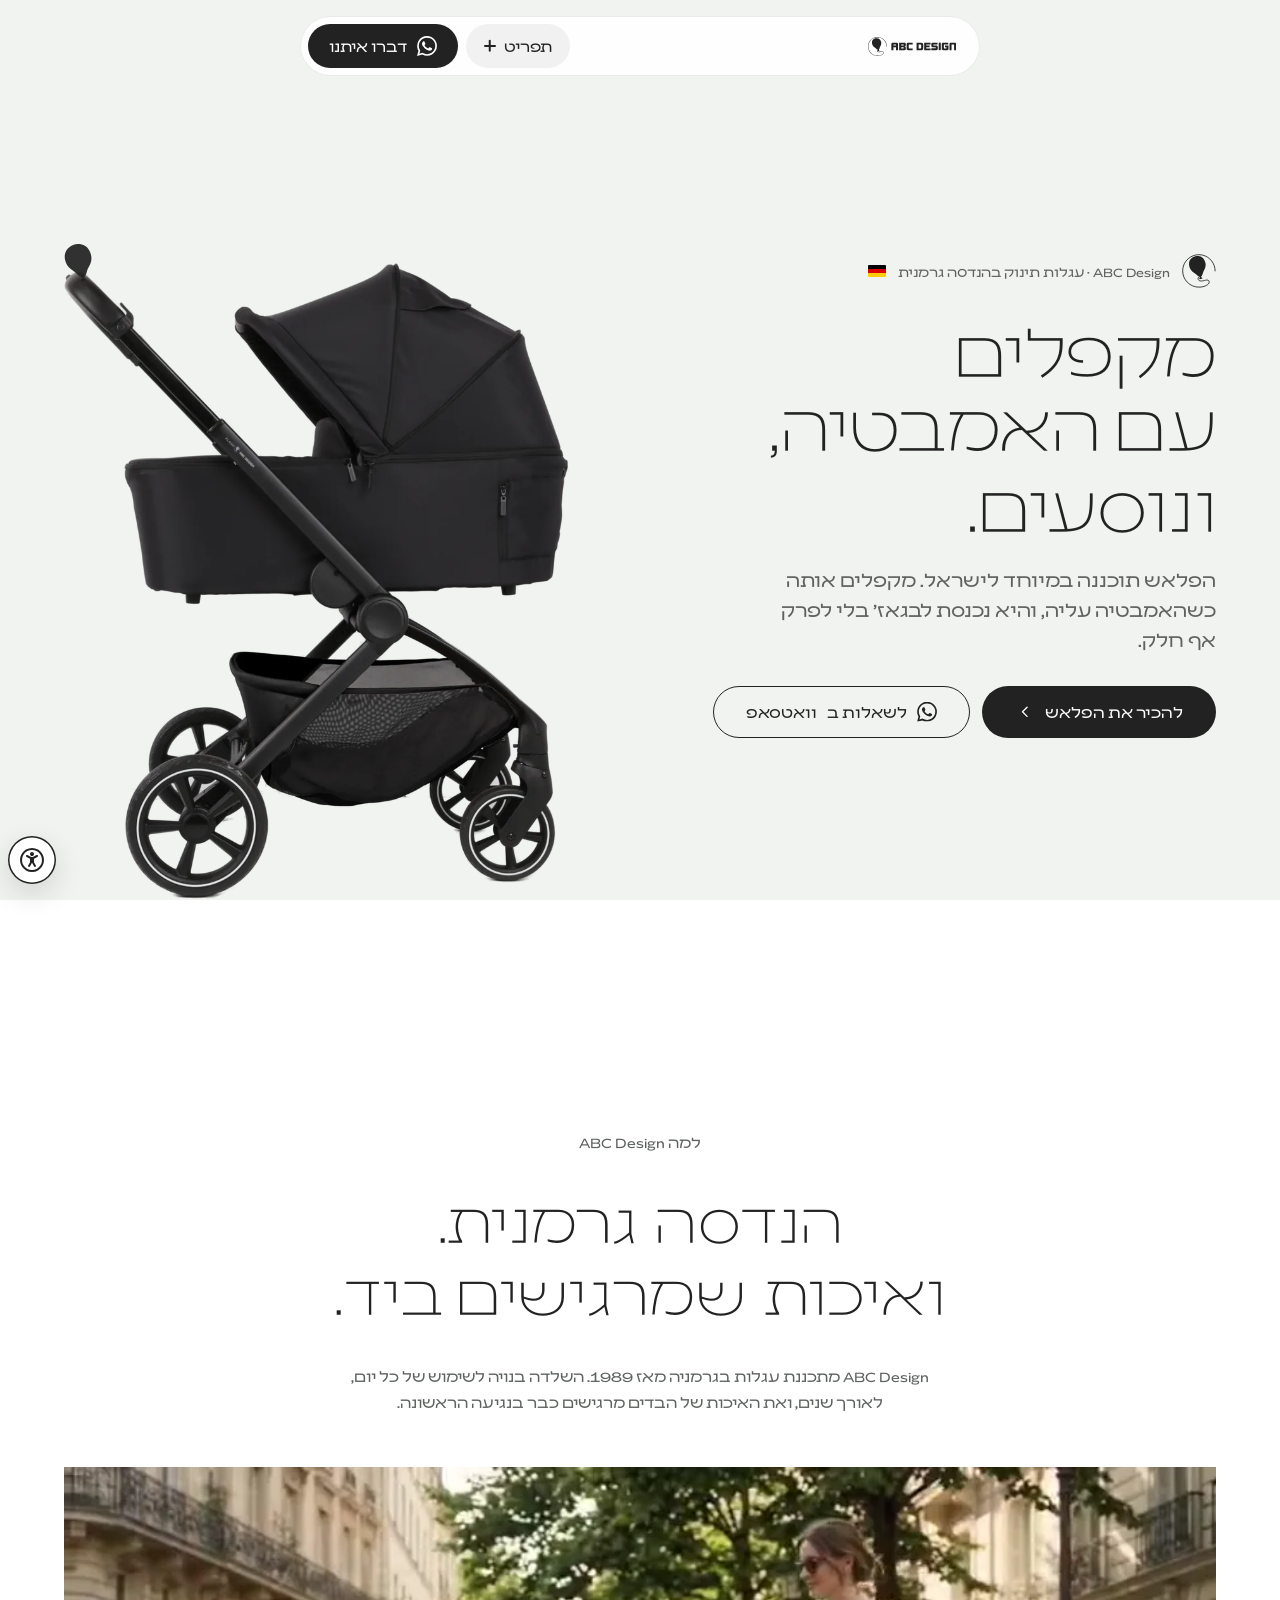
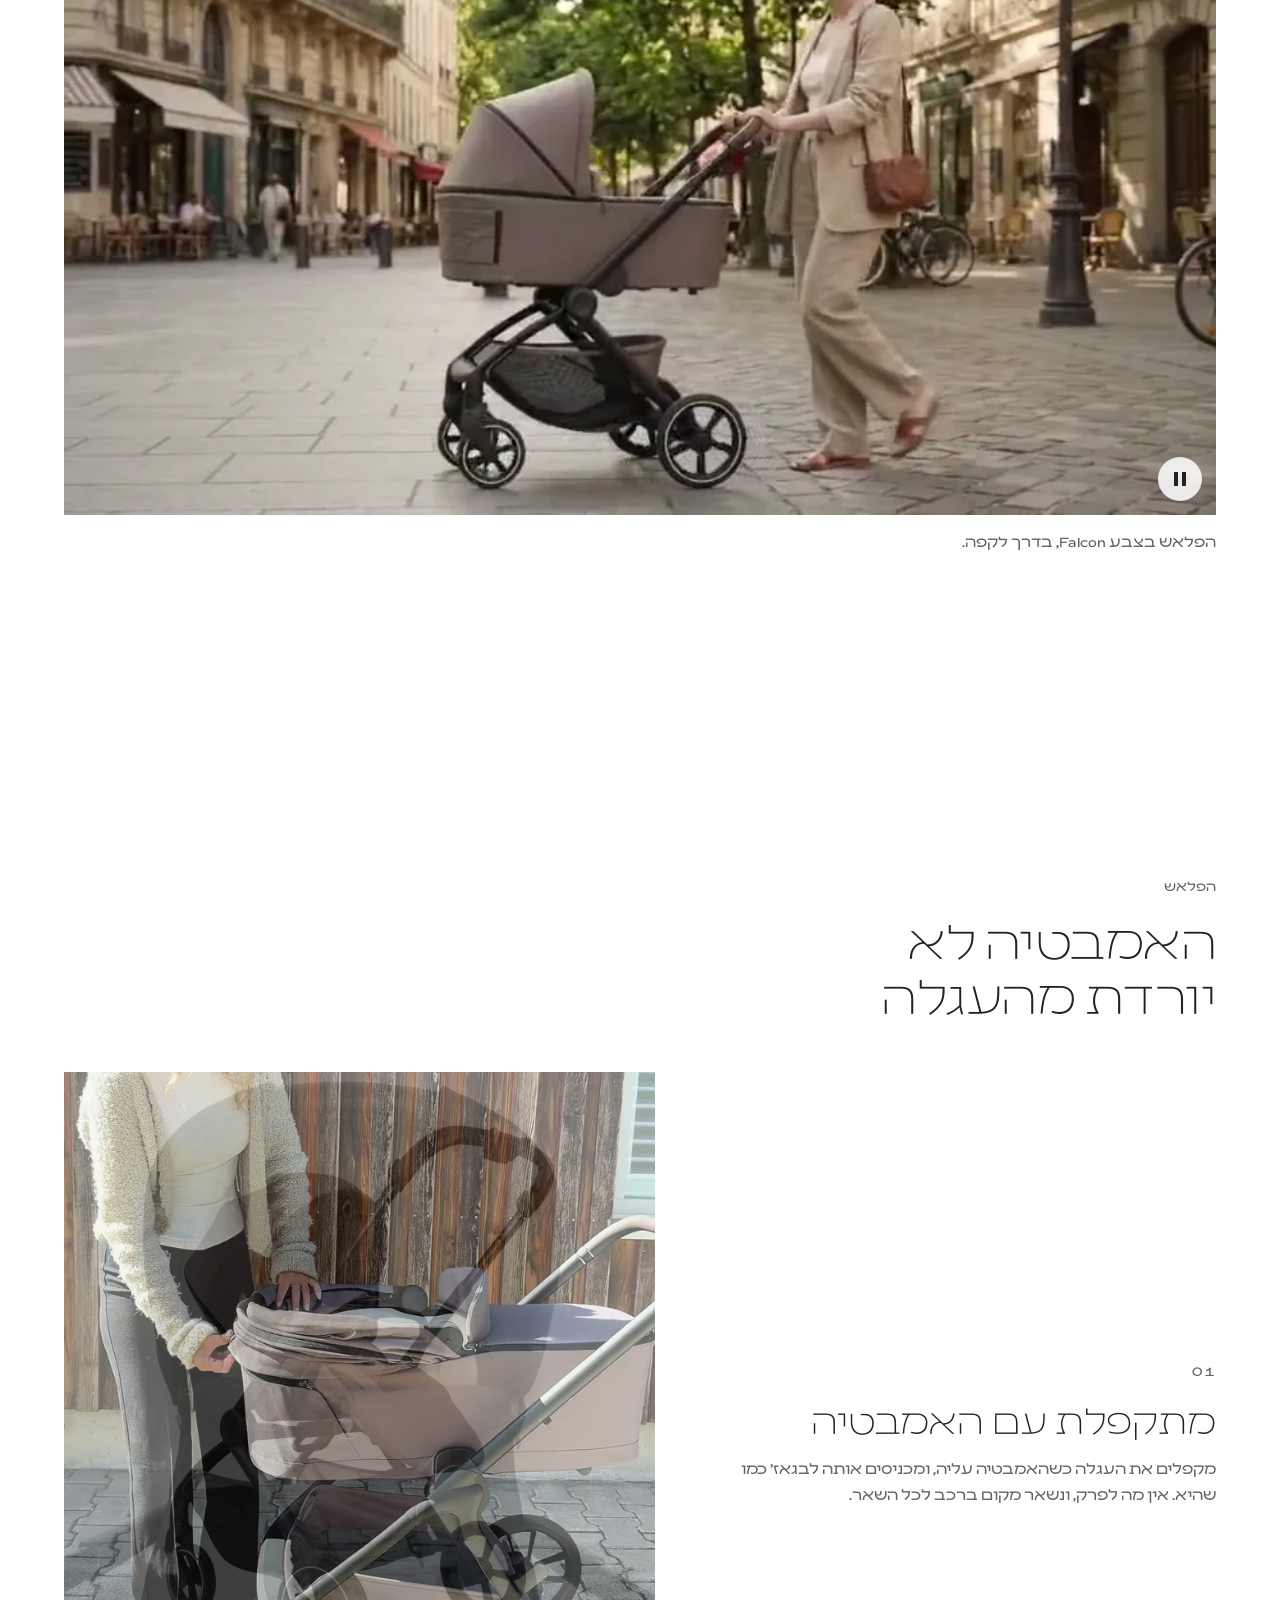
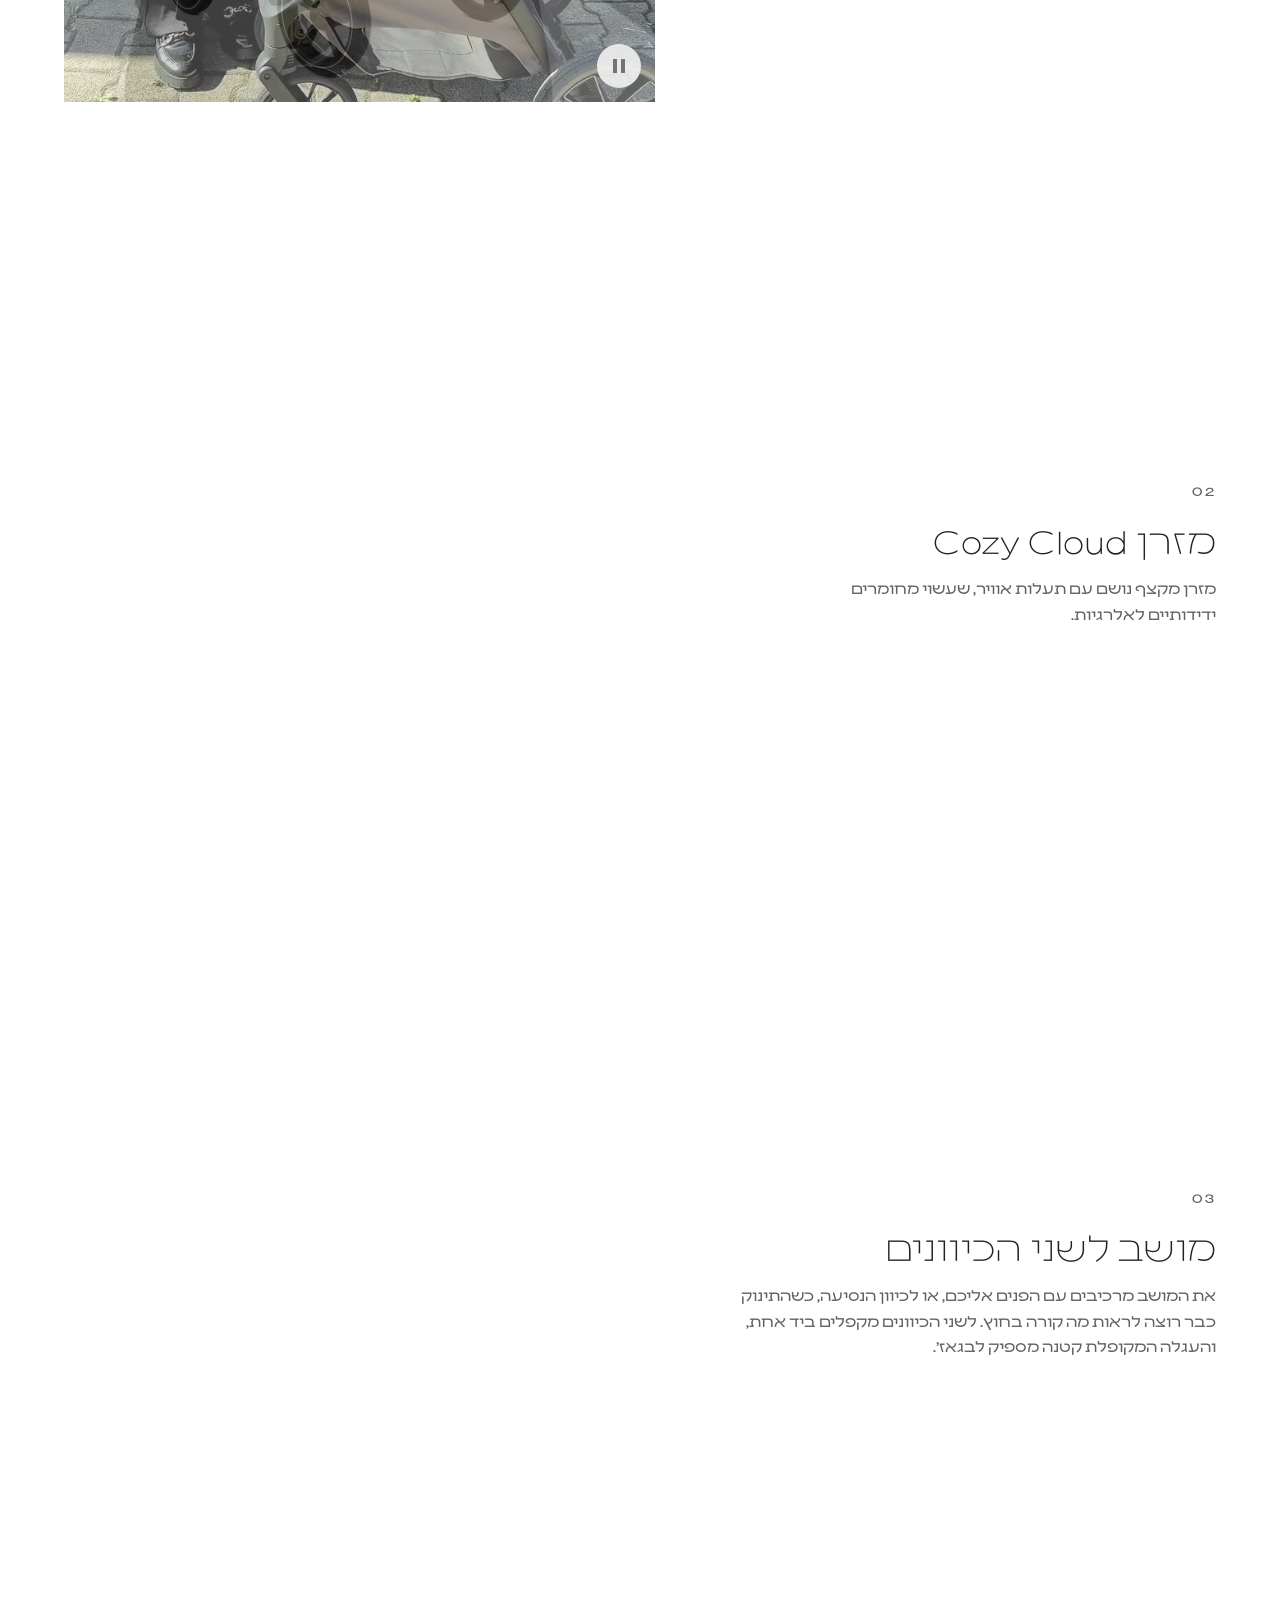
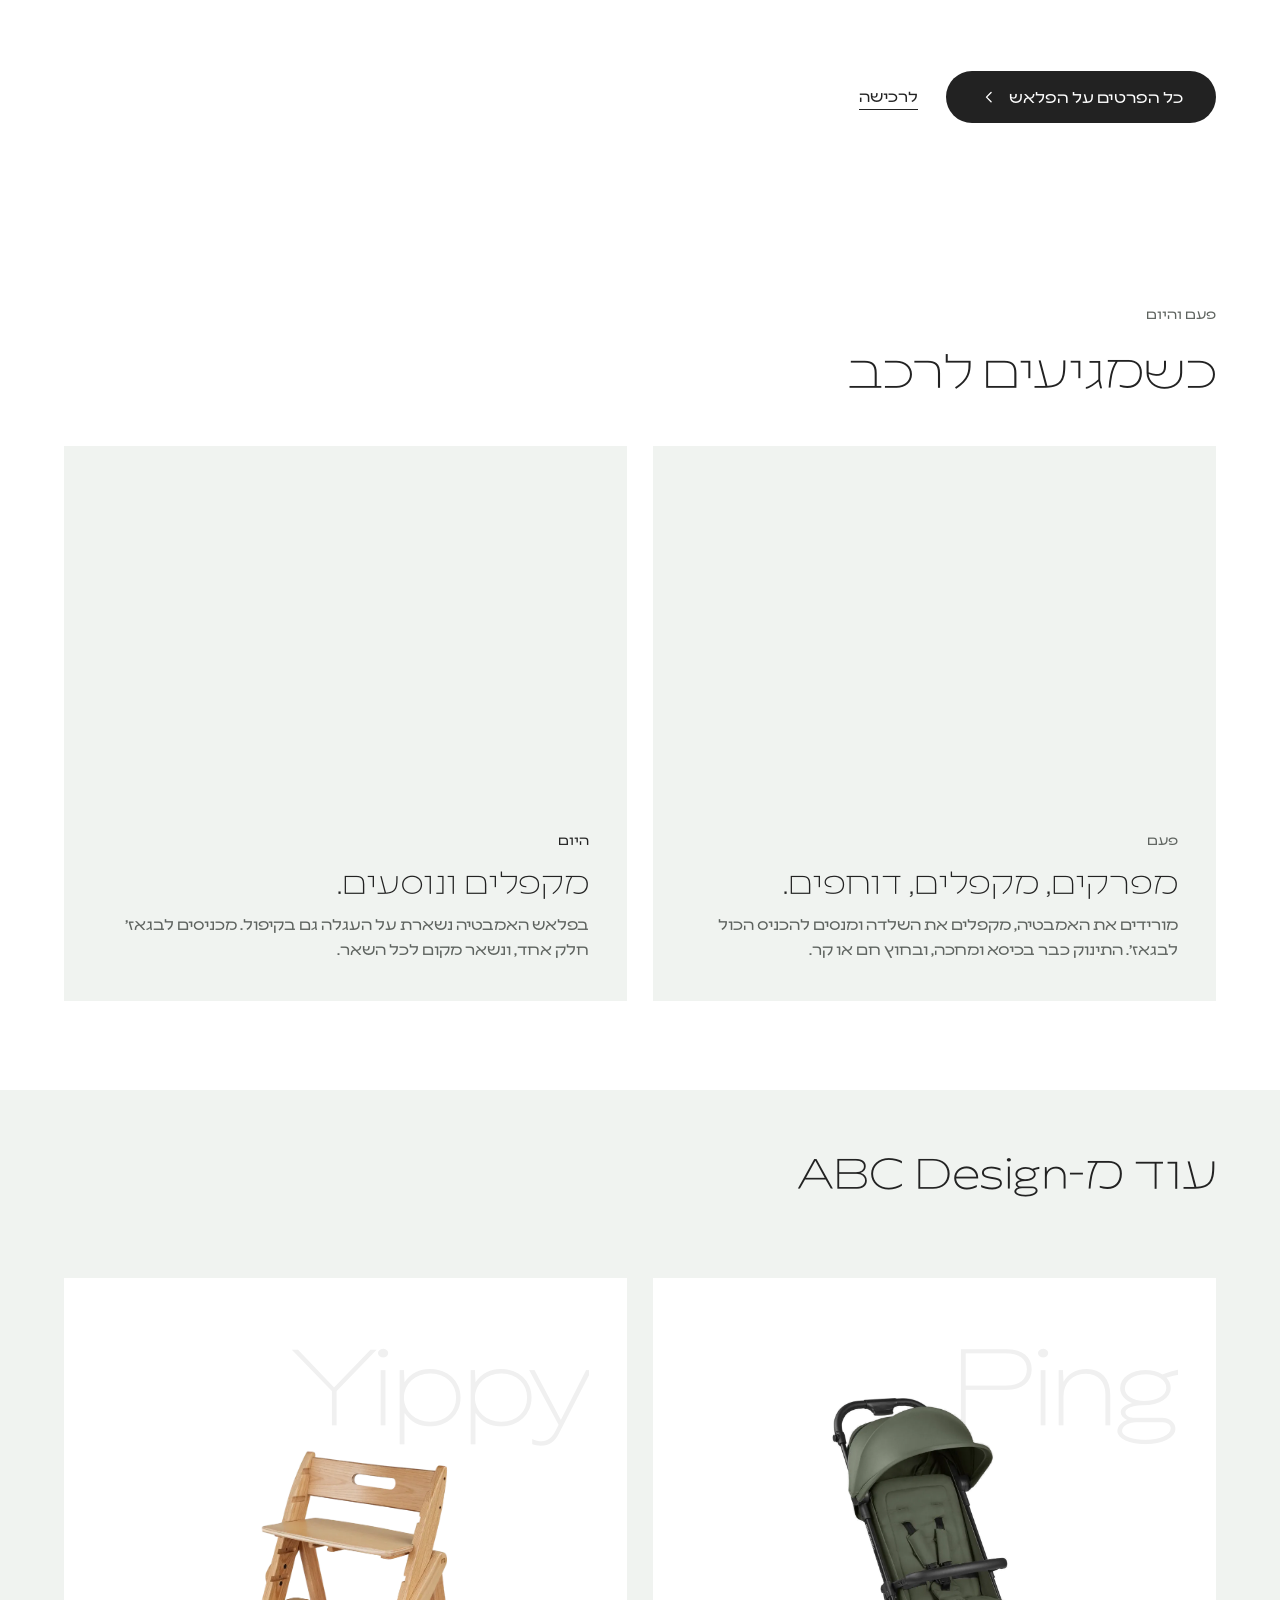
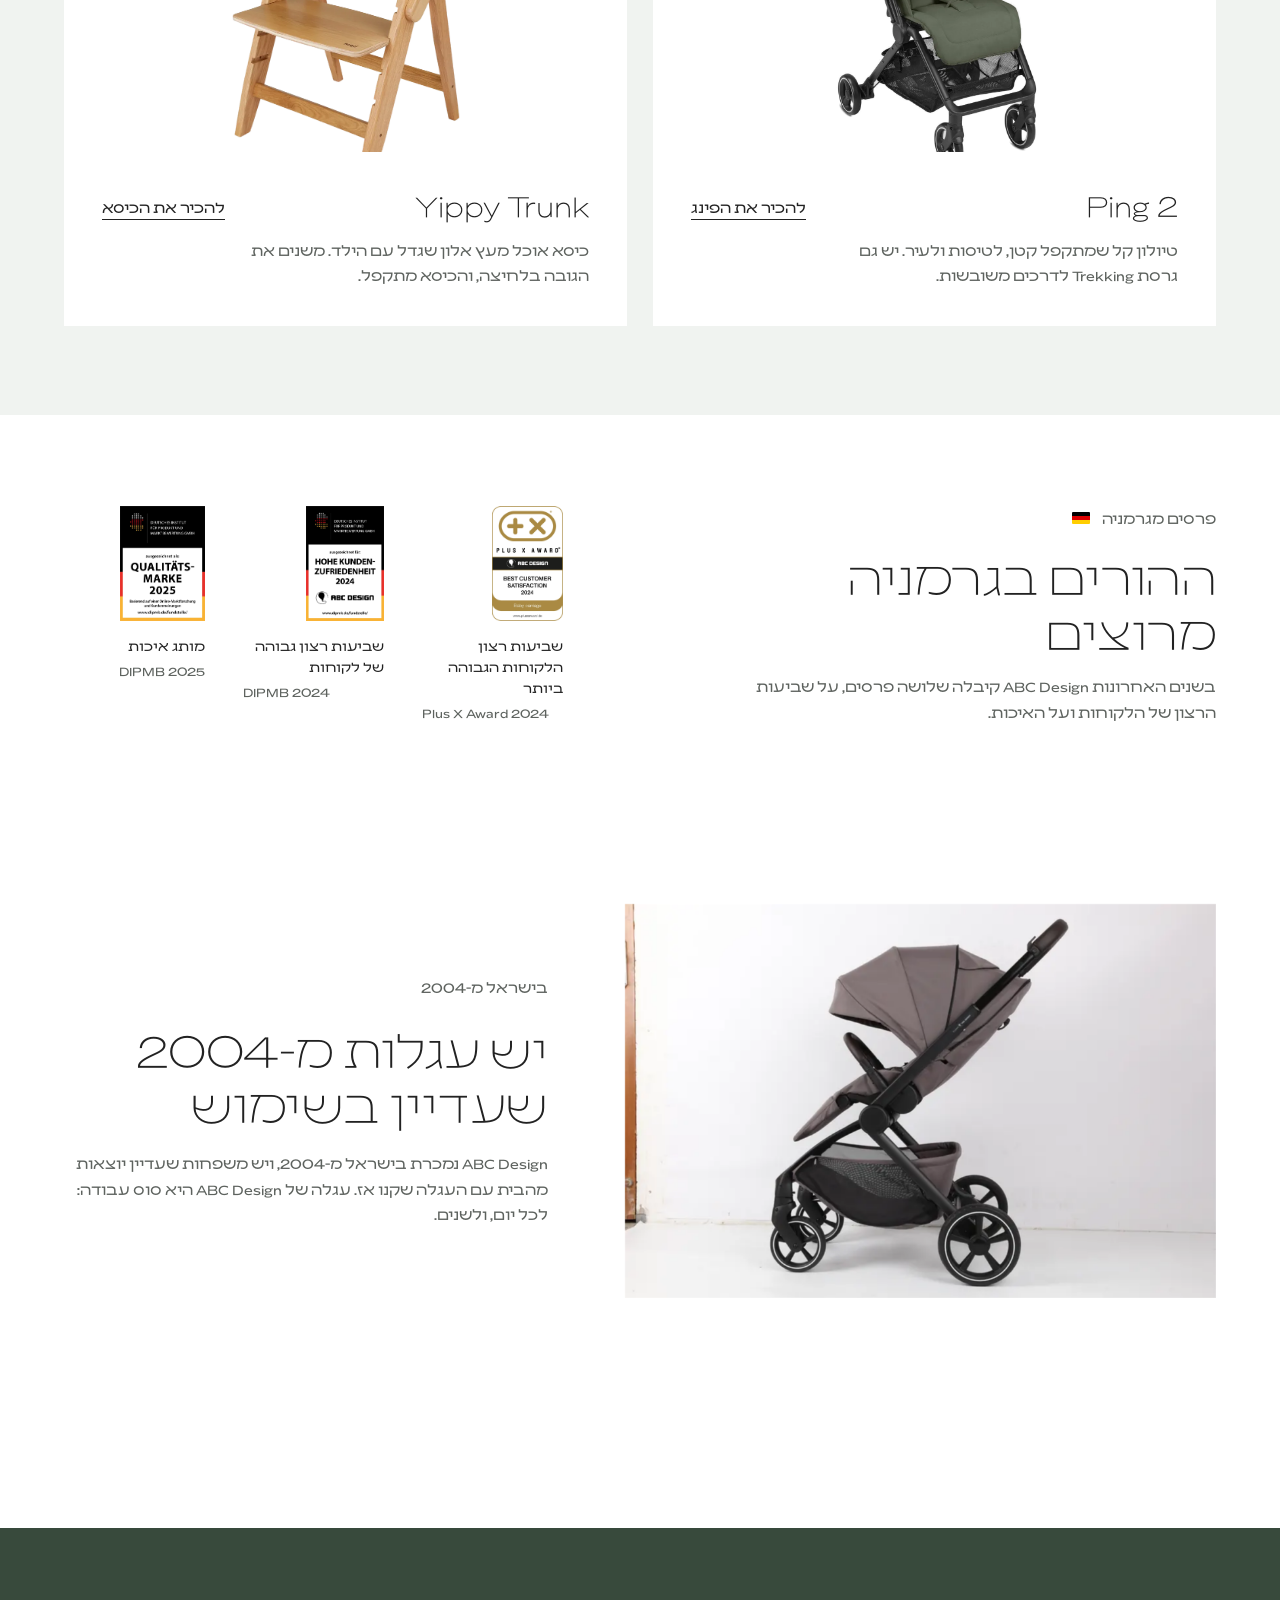
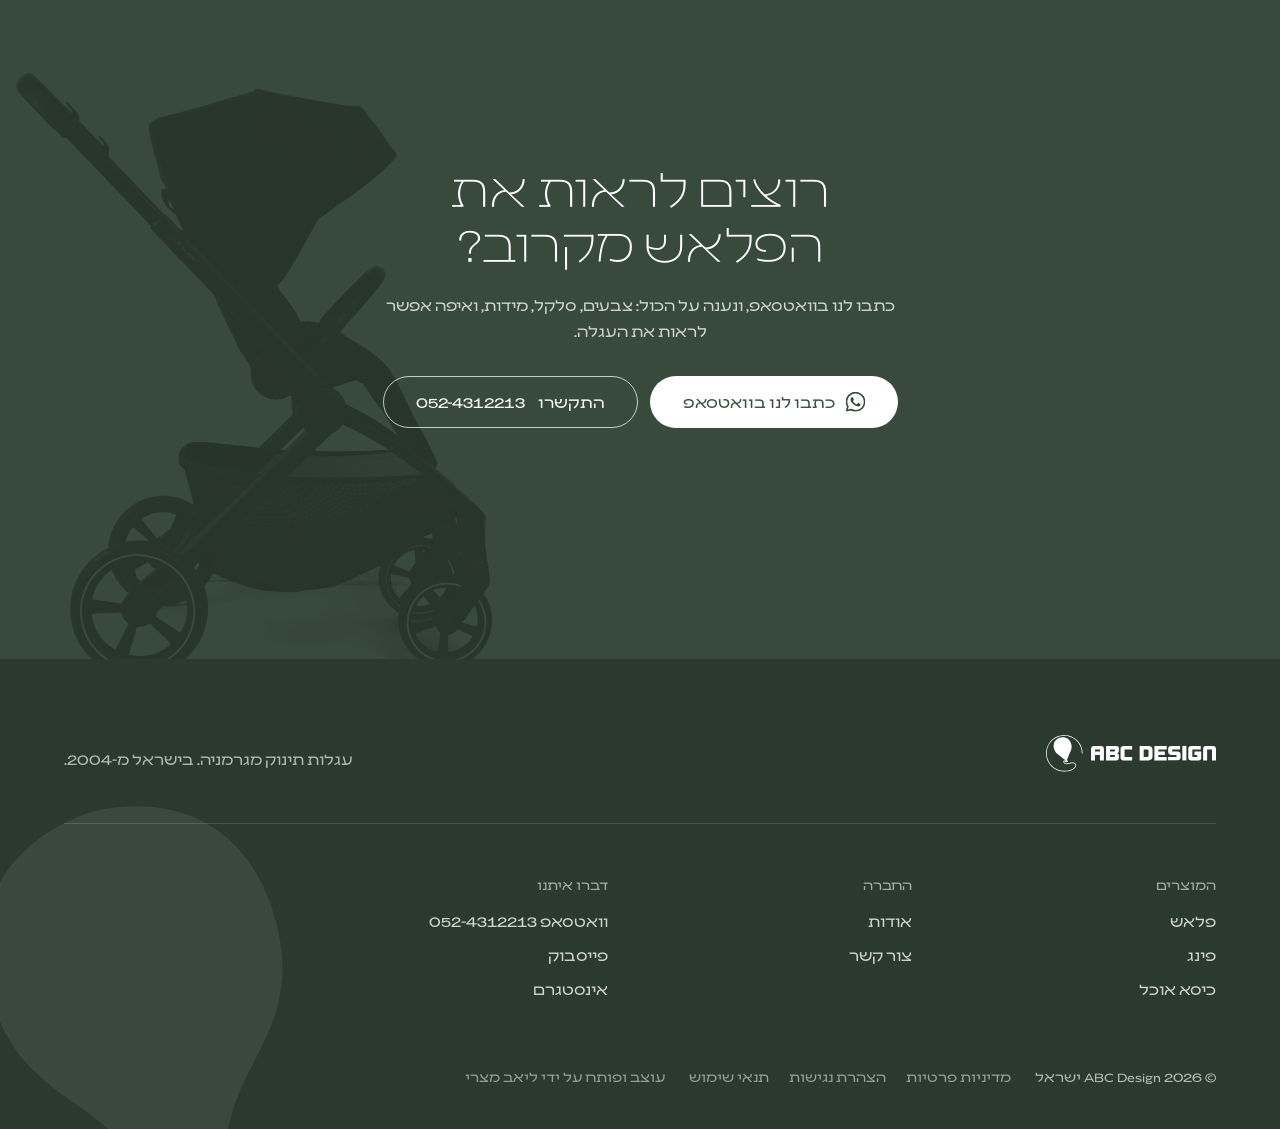
<file: index.html>
<!doctype html>
<html lang="he" dir="rtl" data-motion="expressive">
<head>
<meta charset="utf-8">
<meta name="viewport" content="width=device-width, initial-scale=1">
<title>ABC Design ישראל · עגלות תינוק בהנדסה גרמנית</title>
<meta name="description" content="הפלאש של ABC Design תוכננה במיוחד לישראל. מקפלים אותה כשהאמבטיה עליה, והיא נכנסת לבגאז' בלי לפרק אף חלק. עגלות תינוק בהנדסה גרמנית.">
<meta name="robots" content="noindex, nofollow">
<link rel="preload" href="fonts/Leon-Thin.woff2" as="font" type="font/woff2" crossorigin>
<link rel="preload" href="fonts/Leon-Regular.woff2" as="font" type="font/woff2" crossorigin>
<link rel="preload" as="image" type="image/webp" imagesrcset="images/flash-ink-bassinet-800.webp 800w, images/flash-ink-bassinet.webp 1068w" imagesizes="(max-width: 1023px) 70vw, 40vw" fetchpriority="high">
<link rel="stylesheet" href="css/site.css?v=34">
<script>document.documentElement.classList.add("js");if(matchMedia("(prefers-reduced-motion: no-preference)").matches)document.documentElement.classList.add("open-anim");</script>
</head>
<body>
<svg width="0" height="0" style="position:absolute" aria-hidden="true" focusable="false">
  <!-- the ABC mark, taken as-is from _brand/abc-logo.svg (never redrawn by eye) -->
  <symbol id="logo" viewBox="0 0 439 94.6"><g><g><path d="M261.9,56.7c2,0,2.9-1,2.9-3V40.2c0-2-1-3-2.9-3h-9.7v19.6H261.9z M264.2,28.2c3.6,0,6.3,0.9,8.1,2.8 c1.9,1.9,2.8,4.6,2.8,8.2v15.5c0,3.6-0.9,6.3-2.8,8.2c-1.9,1.9-4.6,2.8-8.1,2.8h-22.3V28.2H264.2z"/></g><path d="M84.4,18.1c-6.6-8.4-16-14.4-26.5-16.9C48.4-1,38.7-0.2,29.7,3.4C21,6.9,13.6,12.8,8.3,20.5C2.9,28.4,0,37.7,0,47.3 c0,12.6,4.9,24.4,13.7,33.3c8.8,8.9,20.6,13.9,33.2,14l0.4,0c8.1,0,15.4-1.7,21.8-5.1c7.5-4,10.6-9.5,8.2-14.6 c-1.5-3.3-5.9-4.8-11-3.7c-0.1,0-2.9,0.5-5.9,1.3c-4.5,1.1-7.7,1-7.7,1l-0.1,0c-3.3,0-5.8-2-5.8-4.6c0-1.9,1.4-3.5,3.4-4.2L50.1,65 c-4.3,7-0.3,5.4-0.3,5.4c1.2-0.9,1.8,0,2.8-0.2c0,0,0,0,0.1,0c0,0,0,0,0.1,0c1-0.2,1.3-1.1,2.7-0.7c0,0,4.4,0.3-2.1-5.1l-0.1-0.1 c0.3,0,0.6,0,0.8,0.1c0.5,0.1,1-0.3,1.1-0.8c0.1-0.5-0.3-1-0.8-1.1c-0.1,0-0.3,0-0.5,0c1.5-1.1,3-3.4,4.3-8.5 c2.4-9.5,10.7-15.5,7.1-29.9C59.8,2.8,41.8,5.2,37.1,6.3C34.3,7,15.3,13.2,20.5,34.6C24.1,49,34.3,50.6,41,58 c2,2.2,3.6,3.5,5.1,4.3c0.9,0.5,1.8,0.8,2.7,0.9c-2.3,1.1-3.9,3.2-3.9,5.7c0,3.6,3.4,6.5,7.8,6.5c0.4,0,3.7,0.1,8.3-1 c2.9-0.8,5.7-1.3,5.7-1.3c4.1-0.9,7.8,0.2,8.9,2.6c2.8,6.1-4.9,10.8-7.4,12.1c-6.1,3.2-13.2,4.8-20.9,4.8l-0.4,0 c-12-0.1-23.3-4.9-31.8-13.4c-8.5-8.6-13.2-19.9-13.2-32c0-9.2,2.7-18.1,7.9-25.7C15,14.2,22.1,8.5,30.5,5.2 C39,1.7,48.4,1,57.4,3.1c10,2.3,19.1,8.1,25.4,16.2c6.3,8,9.7,17.9,9.7,28c0,0.5,0.4,1,1,1h0c0.5,0,1-0.4,1-1 C94.5,36.8,90.9,26.4,84.4,18.1"/><polygon points="279.9,65.7 279.9,28.2 311.7,28.2 311.7,37.2 290.1,37.2 290.1,42.5 306.9,42.5 306.9,51.4 290.1,51.4 290.1,56.7 311.7,56.7 311.7,65.7 "/><g><path d="M323.4,51.4c-5.3,0-7.9-2.6-7.9-7.9v-7.4c0-2.7,0.6-4.7,2-5.9c1.3-1.3,3.3-1.9,6-1.9h22.7v8.9h-18.8c-0.6,0-1,0.1-1.2,0.3 c-0.3,0.2-0.4,0.7-0.4,1.3v2.1c0,0.6,0.1,1,0.4,1.3c0.2,0.2,0.7,0.3,1.2,0.3h12.1c2.7,0,4.8,0.6,6.1,1.9c1.3,1.3,2,3.3,2,5.9v7.4 c0,2.7-0.7,4.7-2,5.9c-1.3,1.3-3.3,1.9-6,1.9h-24.3v-8.9h20.4c1.1,0,1.6-0.5,1.6-1.6V53c0-1.1-0.5-1.6-1.6-1.6H323.4z"/></g><rect x="352.2" y="28.2" width="10.3" height="37.4"/><g><path d="M389.1,56.7c0.6,0,1-0.1,1.2-0.3c0.2-0.2,0.3-0.6,0.3-1.1v-3.9h-7.2v-8.9h17.5v15.9c0,2.6-0.6,4.5-1.7,5.6 c-1.1,1.1-3,1.7-5.6,1.7h-18.2c-2.7,0-4.7-0.6-6-1.9c-1.3-1.3-1.9-3.3-1.9-5.9V36.1c0-2.7,0.6-4.7,1.9-5.9c1.3-1.3,3.3-1.9,6-1.9 h24.2v8.9h-20.2c-0.6,0-1,0.1-1.2,0.4c-0.2,0.2-0.3,0.7-0.3,1.2v16.4c0,0.6,0.1,1,0.3,1.2c0.2,0.2,0.6,0.4,1.2,0.4H389.1z"/></g><path d="M137.8,37.2h-9.6c-0.6,0-1,0.1-1.2,0.4c-0.2,0.2-0.3,0.7-0.3,1.2v3.7h12.7v-3.7c0-0.6-0.1-1-0.3-1.2 C138.8,37.3,138.4,37.2,137.8,37.2 M149.6,65.7h-10.3V51.4h-12.7v14.3h-10.3V36.1c0-2.7,0.6-4.7,1.9-5.9c1.3-1.3,3.3-1.9,6-1.9 h17.4c2.7,0,4.7,0.6,6,1.9c1.3,1.3,1.9,3.3,1.9,5.9V65.7z"/><path d="M165.4,51.4v5.3h11.1c0.6,0,1-0.1,1.2-0.4c0.2-0.2,0.3-0.7,0.3-1.2V53c0-0.6-0.1-1-0.3-1.2c-0.2-0.2-0.6-0.4-1.2-0.4H165.4 z M176.5,42.5c0.6,0,1-0.1,1.2-0.4c0.2-0.2,0.3-0.7,0.3-1.2v-2.1c0-0.6-0.1-1-0.3-1.2c-0.2-0.2-0.6-0.4-1.2-0.4h-11.1v5.3H176.5z M188.3,54.2v3.9c0,2.6-0.6,4.6-1.8,5.8c-1.2,1.2-3.2,1.8-5.8,1.8h-25.6V28.2h25.6c2.7,0,4.6,0.6,5.8,1.8c1.2,1.2,1.8,3.1,1.8,5.8 v3.9c0,2.4-0.5,4.1-1.4,5.2c-0.9,1.1-2.5,1.8-4.5,2c2.1,0.2,3.6,0.8,4.5,2C187.8,50.1,188.3,51.8,188.3,54.2"/><path d="M200.4,65.7c-2.7,0-4.7-0.6-6-1.9c-1.3-1.3-1.9-3.3-1.9-5.9V36.1c0-2.7,0.6-4.7,1.9-5.9c1.3-1.3,3.3-1.9,6-1.9h22v8.9h-18 c-0.6,0-1,0.1-1.2,0.4c-0.2,0.2-0.3,0.7-0.3,1.2v16.4c0,0.6,0.1,1,0.3,1.2c0.2,0.2,0.6,0.4,1.2,0.4h18v8.9H200.4z"/><path d="M417.6,37.2c-0.6,0-1,0.1-1.2,0.4c-0.2,0.2-0.3,0.7-0.3,1.2v26.9h-10.3V36.1c0-2.7,0.6-4.7,1.9-5.9c1.3-1.3,3.3-1.9,6-1.9 h17.4c2.7,0,4.7,0.6,6,1.9c1.3,1.3,1.9,3.3,1.9,5.9v29.6h-10.3V38.8c0-0.6-0.1-1-0.3-1.2c-0.2-0.2-0.6-0.4-1.2-0.4H417.6z"/></g></symbol>
  <!-- the balloon alone: segments 29-35 and the knot (16-28) of the mark's path, in absolute coordinates -->
  <symbol id="balloon" viewBox="18 4 52 68"><path d="M53.9,62.5C55.4,61.4,56.9,59.1,58.2,54C60.6,44.5,68.9,38.5,65.3,24.1C59.8,2.8,41.8,5.2,37.1,6.3C34.3,7,15.3,13.2,20.5,34.6C24.1,49,34.3,50.6,41,58C43,60.2,44.6,61.5,46.1,62.3C47,62.8,47.9,63.1,48.8,63.2L50.1,65C45.8,72,49.8,70.4,49.8,70.4C51,69.5,51.6,70.4,52.6,70.2L52.8,70.2C53.8,70,54.1,69.1,55.5,69.5C55.5,69.5,59.9,69.8,53.4,64.4L53.3,64.3Z"/></symbol>
  <symbol id="i-wa" viewBox="0 0 300 300"><path transform="translate(0 300) scale(1 -1)" d="M256 256Q235 277 207.5 288.5Q180 300 151 300Q110 300 76.0 280.0Q42 260 22.0 226.0Q2 192 2.0 151.5Q2 111 22 77L1 0L80 21Q113 3 151 3Q191 3 225.0 23.0Q259 43 279.0 77.0Q299 111 299 151Q299 181 288.0 208.0Q277 235 256 256ZM151 28Q117 28 88 45L83 48L36 35L49 81L46 86Q27 116 27.0 150.5Q27 185 43.5 213.5Q60 242 88.5 258.5Q117 275 151 275Q175 275 198.0 265.5Q221 256 238.5 238.5Q256 221 265.0 198.5Q274 176 274 151Q274 118 257.5 89.5Q241 61 212.5 44.5Q184 28 151 28ZM218 120Q198 131 194.0 132.0Q190 133 188.0 133.0Q186 133 185 130Q181 126 173 116Q170 112 165 115L162 116Q147 123 135.0 133.5Q123 144 114 159Q113 162 113.5 163.5Q114 165 116 167L121 173Q123 175 125 178V179Q127 182 125 186L113 214Q112 218 110.0 219.0Q108 220 106 220H98Q92 220 88 215H87Q82 209 80 204Q75 195 75.0 184.0Q75 173 82 159Q85 152 90 146L91 145Q100 132 111 121Q132 99 154 90Q163 86 174.0 82.5Q185 79 198 81Q204 81 212.5 86.5Q221 92 223.0 98.0Q225 104 225.5 109.0Q226 114 225.5 115.5Q225 117 220 119Z"/></symbol>
  <symbol id="i-a11y" viewBox="0 0 300 300"><path transform="translate(0 300) scale(1 -1)" d="M125 225Q125 235 132.5 242.5Q140 250 150.0 250.0Q160 250 167.5 242.5Q175 235 175.0 225.0Q175 215 167.5 207.5Q160 200 150.0 200.0Q140 200 132.5 207.5Q125 215 125 225ZM300 150Q300 109 280.0 74.5Q260 40 225.5 20.0Q191 0 150.0 0.0Q109 0 74.5 20.0Q40 40 20.0 74.5Q0 109 0.0 150.0Q0 191 20.0 225.5Q40 260 74.5 280.0Q109 300 150.0 300.0Q191 300 225.5 280.0Q260 260 280.0 225.5Q300 191 300 150ZM275 150Q275 184 258.0 212.5Q241 241 212.5 258.0Q184 275 150.0 275.0Q116 275 87.5 258.0Q59 241 42.0 212.5Q25 184 25.0 150.0Q25 116 42.0 87.5Q59 59 87.5 42.0Q116 25 150.0 25.0Q184 25 212.5 42.0Q241 59 258.0 87.5Q275 116 275 150ZM207 211 160 188H140L93 211Q88 213 83.5 211.5Q79 210 76.5 205.5Q74 201 75.5 196.0Q77 191 82 189L125 167V123L102 81Q99 77 100.5 72.0Q102 67 105.5 65.0Q109 63 113 63Q120 63 124 69L148 113H152L177 69Q180 62 187 63Q191 63 194.5 65.0Q198 67 199.5 72.0Q201 77 198 81L175 123V167L218 189Q223 191 224.5 196.0Q226 201 224.0 205.5Q222 210 217.0 211.5Q212 213 207 211Z"/></symbol>
  <symbol id="i-arr" viewBox="0 0 24 24"><path d="M14.5 6.5 9 12l5.5 5.5" fill="none" stroke="currentColor" stroke-width="1.6" stroke-linecap="round" stroke-linejoin="round"/></symbol>
</svg>

<a class="skip" href="#main">דלג לתוכן</a>

<!-- header: MV:hd8, a capsule that opens into the menu -->
<header class="hd h8x" id="hd">
  <div class="h8-card">
    <div class="h8-bar">
      <a class="hlogo" href="index.html" aria-label="ABC Design ישראל, לעמוד הבית" aria-current="page"><svg aria-hidden="true"><use href="#logo"/></svg></a>
      <button class="h8-a11y" type="button" data-a11y-open aria-label="נגישות: התאמות תצוגה"><svg class="ic" aria-hidden="true"><use href="#i-a11y"/></svg></button>
      <button class="h8-toggle" type="button" aria-expanded="false" aria-controls="h8p"><span>תפריט</span><i aria-hidden="true"></i></button>
      <a class="btn btn-solid btn-sm" href="https://wa.me/972524312213" data-wa="היי, הגעתי מהאתר של ABC Design ויש לי שאלה" target="_blank" rel="noopener"><svg class="ic" aria-hidden="true"><use href="#i-wa"/></svg>דברו איתנו</a>
    </div>
    <div class="h8-panel" id="h8p"><div>
      <div class="h8-in">
        <nav class="h8-links" aria-label="ראשי">
          <a href="flash.html">פלאש <small>עגלה</small></a>
          <a href="ping.html">פינג <small>טיולון</small></a>
          <a href="high-chair.html">כיסא אוכל</a>
          <a href="about.html">אודות</a>
          <a href="contact.html">צור קשר</a>
        </nav>
        <div class="h8-side">
          <span>עגלות תינוק בהנדסה גרמנית</span>
          <a href="https://wa.me/972524312213" data-wa="היי, הגעתי מהאתר של ABC Design ויש לי שאלה" target="_blank" rel="noopener">וואטסאפ&nbsp;<span class="tel" dir="ltr">052-4312213</span></a>
          <a class="btn btn-solid btn-sm" href="https://wa.me/972524312213" data-wa="היי, הגעתי מהאתר של ABC Design ויש לי שאלה" target="_blank" rel="noopener"><svg class="ic" aria-hidden="true"><use href="#i-wa"/></svg>דברו איתנו</a>
        </div>
      </div>
    </div></div>
  </div>
</header>

<main id="main" tabindex="-1">
  <!-- the balloon string: MV:g25 (MotionPath) + a drawn stroke. Built by js/site.js on wide screens only -->
  <div class="thread" aria-hidden="true"><svg class="thread-svg"><path class="thread-path"/></svg><svg class="thread-balloon"><use href="#balloon"/></svg></div>

  <!-- 01 · hero, MV:h3 full media: the Flash cut out on the brand's light green surface -->
  <section class="hero" id="hero" aria-labelledby="hero-title">
    <div class="hero-text">
      <p class="kick rv"><svg class="kick-mark" viewBox="0 0 95 95" aria-hidden="true"><use href="#balloon" x="18" y="4" width="52" height="68"/><path class="kick-line" pathLength="1" d="M48.8,63.2C46.5,64.3,44.9,66.4,44.9,68.9C44.9,72.5,48.3,75.4,52.7,75.4C53.1,75.4,56.4,75.5,61,74.4C63.9,73.6,66.7,73.1,66.7,73.1C70.8,72.2,74.5,73.3,75.6,75.7C78.4,81.8,70.7,86.5,68.2,87.8C62.1,91,55,92.6,47.3,92.6L46.9,92.6C34.9,92.5,23.6,87.7,15.1,79.2C6.6,70.6,1.9,59.3,1.9,47.2C1.9,38,4.6,29.1,9.8,21.5C15,14.2,22.1,8.5,30.5,5.2C39,1.7,48.4,1,57.4,3.1C67.4,5.4,76.5,11.2,82.8,19.3C89.1,27.3,92.5,37.2,92.5,47.3"/></svg><span><span class="lat">ABC Design</span> · עגלות תינוק בהנדסה גרמנית</span><i class="de" aria-hidden="true"></i></p>
      <h1 id="hero-title"><span class="hl"><span>מקפלים עם&nbsp;האמבטיה,</span></span><span class="hl"><span>ונוסעים.</span></span></h1>
      <p class="lead rv" style="--i:2">הפלאש תוכננה במיוחד לישראל. מקפלים אותה כשהאמבטיה עליה, והיא נכנסת לבגאז' בלי לפרק אף חלק.</p>
      <div class="cta rv" style="--i:3">
        <a class="btn btn-solid" href="flash.html">להכיר את הפלאש<svg class="ic ic-arr" aria-hidden="true"><use href="#i-arr"/></svg></a>
        <a class="btn btn-ghost" href="https://wa.me/972524312213" data-wa="היי, הגעתי מהאתר של ABC Design ויש לי שאלה" target="_blank" rel="noopener"><svg class="ic" aria-hidden="true"><use href="#i-wa"/></svg><span class="lg">לשאלות ב</span>וואטסאפ</a>
      </div>
    </div>
    <figure class="hero-media">
      <img src="images/flash-ink-bassinet.webp" srcset="images/flash-ink-bassinet-800.webp 800w, images/flash-ink-bassinet.webp 1068w" sizes="(max-width: 1023px) 70vw, 40vw" width="1068" height="1344" alt="עגלת הפלאש של ABC Design בצבע Ink, עם האמבטיה מחוברת לשלדה" fetchpriority="high" decoding="async">
    </figure>
  </section>

  <!-- 02 · brand statement, C14 monologue + MV:g152 (an image opens inside the heading). A breath section -->
  <section class="statement" aria-labelledby="st-title">
    <div class="mbt">
      <p class="eyebrow">למה <span class="lat">ABC Design</span></p>
      <h2 class="mbt-h" id="st-title" aria-label="הנדסה גרמנית. ואיכות שמרגישים ביד.">
        <span class="mbt-line" aria-hidden="true"><span class="mbt-w">הנדסה</span><span class="mbt-w">גרמנית.</span></span>
        <span class="mbt-line" aria-hidden="true"><span class="mbt-w">ואיכות</span><span class="mbt-w">שמרגישים&nbsp;ביד.</span></span>
      </h2>
      <p class="mbt-cap reveal">ABC Design מתכננת עגלות בגרמניה מאז 1989. השלדה בנויה לשימוש של כל יום, לאורך שנים, ואת האיכות של הבדים מרגישים כבר בנגיעה הראשונה.</p>
    </div>
    <!-- Kobi K17 (19.10): the section looked empty once the two small photos left, so his street clip lives here -->
    <figure class="scene-media mbt-media reveal" style="--i:1"><div class="scene-frame"><video class="vid" src="media/home-city.mp4" poster="media/home-city.webp" width="854" height="480" muted loop playsinline preload="none" aria-label="אישה מטיילת עם הפלאש בצבע Falcon ברחוב עירוני, כשהאמבטיה על העגלה"></video><button class="vid-tg" type="button" aria-label="עצירת הסרטון" aria-pressed="false"><span aria-hidden="true"></span></button></div>
      <figcaption>הפלאש בצבע <span class="lat">Falcon</span>, בדרך לקפה.</figcaption></figure>
  </section>

  <!-- 03 · the Flash, C11 sticky split + MV:g05 (the photo changes with the text) -->
  <section class="flash" id="flash" aria-labelledby="fl-title">
    <header class="sec-head reveal">
      <p class="kick">הפלאש</p>
      <h2 id="fl-title">האמבטיה לא יורדת מהעגלה</h2>
    </header>
    <div class="sync">
      <div class="sync-texts">
        <div class="block sync-t"><span class="num lat">01</span><h3>מתקפלת עם האמבטיה</h3><p>מקפלים את העגלה כשהאמבטיה עליה, ומכניסים אותה לבגאז' כמו שהיא. אין מה לפרק, ונשאר מקום ברכב לכל השאר.</p></div>
        <div class="block sync-t"><span class="num lat">02</span><h3>מזרן <span class="lat">Cozy Cloud</span></h3><p>מזרן מקצף נושם עם תעלות אוויר, שעשוי מחומרים ידידותיים לאלרגיות.</p></div>
        <div class="block sync-t"><span class="num lat">03</span><h3>מושב לשני הכיוונים</h3><p>את המושב מרכיבים עם הפנים אליכם, או לכיוון הנסיעה, כשהתינוק כבר רוצה לראות מה קורה בחוץ. לשני הכיוונים מקפלים ביד אחת, והעגלה המקופלת קטנה מספיק לבגאז'.</p></div>
      </div>
      <div class="sync-media">
        <figure class="si si-1 si-vid"><video class="vid" src="media/home-fold.mp4?v=2" poster="media/home-fold.webp?v=2" width="720" height="900" muted loop playsinline preload="none" aria-label="מקפלים את הפלאש כשהאמבטיה עליה, ביד אחת, והעגלה המקופלת מתגלגלת"></video><button class="vid-tg" type="button" aria-label="עצירת הסרטון" aria-pressed="false"><span aria-hidden="true"></span></button></figure>
        <figure class="si si-2"><img src="images/flash-cozy.webp?v=2" srcset="images/flash-cozy-800.webp?v=2 533w, images/flash-cozy.webp?v=2 1067w" sizes="(max-width: 767px) 100vw, 45vw" width="1067" height="1600" style="object-position:50% 38%" alt="מבט מלמעלה אל תוך האמבטיה של הפלאש" decoding="async"></figure>
        <figure class="si si-3 si-cut"><img src="images/flash-falcon-seat.webp" srcset="images/flash-falcon-seat-700.webp 700w, images/flash-falcon-seat.webp 1035w" sizes="(max-width: 767px) 60vw, 40vw" width="1035" height="1461" alt="הפלאש בצבע Falcon עם מושב הטיולון" decoding="async"></figure>
      </div>
    </div>
    <div class="flash-cta reveal">
      <a class="btn btn-solid" href="flash.html">כל הפרטים על הפלאש<svg class="ic ic-arr" aria-hidden="true"><use href="#i-arr"/></svg></a>
      <!-- TODO(קובי): לאן "לרכישה" מוביל עד שאתר המכירות קיים -->
      <a class="tlink" href="https://babyboss.co.il/" target="_blank" rel="noopener">לרכישה</a>
    </div>
  </section>

  <!-- 03b · then and now: Kobi's story at the trunk, drawn in the balloon's own line as you scroll (the line of the mark) -->
  <section class="tn" aria-labelledby="tn-title">
    <header class="sec-head reveal">
      <p class="kick">פעם והיום</p>
      <h2 id="tn-title">כשמגיעים לרכב</h2>
    </header>
    <div class="tn-grid">
      <article class="tn-card tn-then">
        <svg class="tn-art" viewBox="0 0 420 270" aria-hidden="true">
          <path class="ln" pathLength="1" d="M20 254L404 254"/>
          <path class="ln" pathLength="1" d="M64 232L64 156Q64 124 92 116L112 66Q116 58 126 58L234 58Q244 58 248 66L268 116Q296 124 296 156L296 232Z"/>
          <path class="ln" pathLength="1" d="M104 54Q180 26 256 54"/>
          <path class="ln" pathLength="1" d="M100 182L100 128Q100 120 108 118L252 118Q260 120 260 128L260 182Z"/>
          <path class="ln" pathLength="1" d="M70 136L92 132L92 150L70 152Z M290 136L268 132L268 150L290 152Z M64 200L296 200 M156 208L204 208L204 222L156 222Z"/>
          <path class="ln" pathLength="1" d="M80 232L80 250Q80 254 84 254L106 254Q110 254 110 250L110 232 M250 232L250 250Q250 254 254 254L276 254Q280 254 280 250L280 232"/>
          <path class="ln" pathLength="1" d="M114 178L300 90 M122 186L304 102"/>
          <circle class="ln" pathLength="1" cx="112" cy="186" r="9"/>
          <circle class="ln" pathLength="1" cx="310" cy="92" r="11"/>
          <path class="ln" pathLength="1" d="M326 70Q333 64 340 68 M332 82Q340 78 346 84"/>
          <path class="ln" pathLength="1" d="M328 250L320 214L404 214L396 250Q362 258 328 250Z M320 214Q320 176 364 176L364 214"/>
          <circle class="ln" pathLength="1" cx="372" cy="46" r="13"/>
          <path class="ln" pathLength="1" d="M372 22L372 16 M372 70L372 76 M348 46L342 46 M396 46L402 46 M355 29L351 25 M389 29L393 25 M355 63L351 67 M389 63L393 67"/>
        </svg>
        <div class="tn-text">
          <p class="kick">פעם</p>
          <h3>מפרקים, מקפלים, דוחפים.</h3>
          <p>מורידים את האמבטיה, מקפלים את השלדה ומנסים להכניס הכול לבגאז'. התינוק כבר בכיסא ומחכה, ובחוץ חם או קר.</p>
        </div>
      </article>
      <article class="tn-card tn-now">
        <svg class="tn-art" viewBox="0 0 420 270" aria-hidden="true">
          <path class="ln" pathLength="1" d="M20 254L404 254"/>
          <path class="ln" pathLength="1" d="M64 232L64 156Q64 124 92 116L112 66Q116 58 126 58L234 58Q244 58 248 66L268 116Q296 124 296 156L296 232Z"/>
          <path class="ln" pathLength="1" d="M104 54Q180 26 256 54"/>
          <path class="ln" pathLength="1" d="M100 182L100 128Q100 120 108 118L252 118Q260 120 260 128L260 182Z"/>
          <path class="ln" pathLength="1" d="M70 136L92 132L92 150L70 152Z M290 136L268 132L268 150L290 152Z M64 200L296 200 M156 208L204 208L204 222L156 222Z"/>
          <path class="ln" pathLength="1" d="M80 232L80 250Q80 254 84 254L106 254Q110 254 110 250L110 232 M250 232L250 250Q250 254 254 254L276 254Q280 254 280 250L280 232"/>
          <path class="ln" pathLength="1" d="M120 160L114 134L176 134L170 160Q145 166 120 160Z M114 134Q114 100 152 100L152 134 M136 160L130 170 M154 160L160 170"/>
          <circle class="ln" pathLength="1" cx="128" cy="174" r="7"/>
          <circle class="ln" pathLength="1" cx="162" cy="174" r="7"/>
          <path class="ln" pathLength="1" d="M256 54C290 40 300 104 330 96C346 92 352 84 353 76"/>
          <use class="tn-ball" href="#balloon" x="332" y="30" width="36" height="47"/>
        </svg>
        <div class="tn-text">
          <p class="kick">היום</p>
          <h3>מקפלים ונוסעים.</h3>
          <p>בפלאש האמבטיה נשארת על העגלה גם בקיפול. מכניסים לבגאז' חלק אחד, ונשאר מקום לכל השאר.</p>
        </div>
      </article>
    </div>
  </section>

  <!-- 04 · more from the family, C9 floating layers + MV:g12 (depth parallax) -->
  <section class="family" aria-labelledby="fm-title">
    <header class="sec-head reveal">
      <h2 id="fm-title">עוד מ-<span class="lat">ABC Design</span></h2>
    </header>
    <div class="fam-grid">
      <article class="fam fam-ping reveal">
        <a class="fam-media" href="ping.html" tabindex="-1" aria-hidden="true"><span class="fam-word lat" aria-hidden="true">Ping</span><img class="layer" data-depth="0.25" src="images/ping2-green.webp" width="632" height="1145" alt="" loading="lazy" decoding="async"></a>
        <h3 class="lat">Ping 2</h3>
        <p>טיולון קל שמתקפל קטן, לטיסות ולעיר. יש גם גרסת <span class="lat">Trekking</span> לדרכים משובשות.</p>
        <a class="tlink" href="ping.html">להכיר את הפינג</a>
      </article>
      <article class="fam fam-yippy reveal" style="--i:1">
        <a class="fam-media" href="high-chair.html" tabindex="-1" aria-hidden="true"><span class="fam-word lat" aria-hidden="true">Yippy</span><img class="layer" data-depth="0.5" src="images/yippy-oak.webp" srcset="images/yippy-oak-600.webp 600w, images/yippy-oak.webp 1100w" sizes="(max-width: 767px) 60vw, 30vw" width="1100" height="1637" alt="" loading="lazy" decoding="async"></a>
        <h3 class="lat">Yippy Trunk</h3>
        <p>כיסא אוכל מעץ אלון שגדל עם הילד. משנים את הגובה בלחיצה, והכיסא מתקפל.</p>
        <a class="tlink" href="high-chair.html">להכיר את הכיסא</a>
      </article>
    </div>
  </section>

  <!-- 05 · awards, C10 band. A quiet breath -->
  <section class="awards" aria-labelledby="aw-title">
    <div class="aw-text reveal">
      <p class="kick">פרסים מגרמניה<i class="de" aria-hidden="true"></i></p>
      <h2 id="aw-title">ההורים בגרמניה מרוצים</h2>
      <p>בשנים האחרונות <span class="lat">ABC Design</span> קיבלה שלושה פרסים, על שביעות הרצון של הלקוחות ועל האיכות.</p>
    </div>
    <ul class="aw-list reveal" style="--i:1">
      <li><img src="images/award-1.webp" width="742" height="1200" alt="Plus X Award 2024, Best Customer Satisfaction" loading="lazy"><span><b>שביעות רצון הלקוחות הגבוהה ביותר</b><span class="lat" dir="ltr">Plus X Award 2024</span></span></li>
      <li><img src="images/award-2.webp" width="813" height="1200" alt="DIPMB, Hohe Kundenzufriedenheit 2024" loading="lazy"><span><b>שביעות רצון גבוהה של לקוחות</b><span class="lat" dir="ltr">DIPMB 2024</span></span></li>
      <li><img src="images/award-3.webp" width="885" height="1200" alt="DIPMB, Qualitätsmarke 2025" loading="lazy"><span><b>מותג איכות</b><span class="lat" dir="ltr">DIPMB 2025</span></span></li>
    </ul>
  </section>

  <!-- 06 · since 2004, C8 editorial -->
  <section class="heritage" aria-labelledby="hr-title">
    <figure class="hr-media reveal"><img src="images/flash-falcon-studio.webp" srcset="images/flash-falcon-studio-900.webp 900w, images/flash-falcon-studio.webp 1700w" sizes="(max-width: 767px) 100vw, 50vw" width="1700" height="1133" alt="הפלאש בצבע Falcon, מבט מהצד" loading="lazy" decoding="async"></figure>
    <div class="hr-text reveal" style="--i:1">
      <p class="kick">בישראל מ-2004</p>
      <h2 id="hr-title">יש עגלות מ-2004 שעדיין בשימוש</h2>
      <p><span class="lat">ABC Design</span> נמכרת בישראל מ-2004, ויש משפחות שעדיין יוצאות מהבית עם העגלה שקנו אז. עגלה של <span class="lat">ABC Design</span> היא סוס עבודה: לכל יום, ולשנים.</p>
    </div>
  </section>

  <!-- 07 · closing -->
  <section class="closing closing-ph" id="closing" aria-labelledby="cl-title">
    <img class="cl-bg" src="images/closing-ink.webp" width="1000" height="1181" alt="" aria-hidden="true" loading="lazy" decoding="async">
    <h2 id="cl-title" class="reveal">רוצים לראות את הפלאש מקרוב?</h2>
    <p class="reveal" style="--i:1">כתבו לנו בוואטסאפ, ונענה על הכול: צבעים, סלקל, מידות, ואיפה אפשר לראות את העגלה.</p>
    <div class="cta reveal" style="--i:2">
      <a class="btn btn-light" href="https://wa.me/972524312213" data-wa="היי, הגעתי מהאתר של ABC Design ויש לי שאלה" target="_blank" rel="noopener"><svg class="ic" aria-hidden="true"><use href="#i-wa"/></svg>כתבו לנו בוואטסאפ</a>
      <!-- TODO(קובי): מספר הטלפון של ABC. בינתיים המספר של הוואטסאפ -->
      <a class="btn btn-ghost-light" href="tel:+972524312213">התקשרו&nbsp;<span class="tel" dir="ltr">052-4312213</span></a>
    </div>
  </section>
</main>

<!-- footer: MV:ft8, the brand signature: the whole balloon mark, quiet, in an empty area -->
<footer class="ftw ft8" id="ft">
  <svg class="ft8-mark" aria-hidden="true"><use href="#balloon"/></svg>
  <div class="ft8-top ft-rv">
    <a class="ft-logo" href="index.html" aria-label="ABC Design ישראל, לעמוד הבית"><svg aria-hidden="true"><use href="#logo"/></svg></a>
    <p>עגלות תינוק מגרמניה. בישראל מ-2004.</p>
  </div>
  <div class="ft8-row ft-rv" style="--i:1">
    <div><h3>המוצרים</h3><ul><li><a href="flash.html">פלאש</a></li><li><a href="ping.html">פינג</a></li><li><a href="high-chair.html">כיסא אוכל</a></li></ul></div>
    <div><h3>החברה</h3><ul><li><a href="about.html">אודות</a></li><li><a href="contact.html">צור קשר</a></li></ul></div>
    <div><h3>דברו איתנו</h3><ul><li><a href="https://wa.me/972524312213" data-wa="היי, הגעתי מהאתר של ABC Design ויש לי שאלה" target="_blank" rel="noopener">וואטסאפ&nbsp;<span class="tel" dir="ltr">052-4312213</span></a></li><li><a href="https://www.facebook.com/abcdesignisrael" target="_blank" rel="noopener">פייסבוק</a></li><li><a href="https://www.instagram.com/abcdesignil" target="_blank" rel="noopener">אינסטגרם</a></li></ul></div>
  </div>
  <div class="ft-legal">
    <p>© <span data-year>2026</span> <span class="lat">ABC Design</span> ישראל</p>
    <nav aria-label="מסמכים"><a href="privacy.html">מדיניות פרטיות</a><a href="accessibility.html">הצהרת נגישות</a><a href="terms.html">תנאי שימוש</a></nav>
    <p class="ft-credit"><a href="https://liavmatzri.co.il" rel="noopener" target="_blank">עוצב ופותח על ידי ליאב מצרי</a></p>
  </div>
</footer>

<div class="fabs" id="fabs">
  <a class="fab fab-wa" href="https://wa.me/972524312213" data-wa="היי, הגעתי מהאתר של ABC Design ויש לי שאלה" target="_blank" rel="noopener" aria-label="כתבו לנו בוואטסאפ"><svg class="ic" aria-hidden="true"><use href="#i-wa"/></svg><span class="fab-tip" aria-hidden="true">כתבו לנו בוואטסאפ</span></a>
  <a class="fab fab-a11y" href="accessibility.html" aria-label="התאמות תצוגה"><svg class="ic" aria-hidden="true"><use href="#i-a11y"/></svg></a>
</div>

<script src="vendor/gsap.min.js"></script>
<script src="vendor/ScrollTrigger.min.js"></script>
<script src="vendor/MotionPathPlugin.min.js"></script>
<script src="vendor/Flip.min.js"></script>
<script src="js/site.js?v=16" defer></script>
<script src="js/a11y.js?v=1" defer></script>
<script src="js/snap-icons.js?v=1" defer></script>
</body>
</html>
</file>
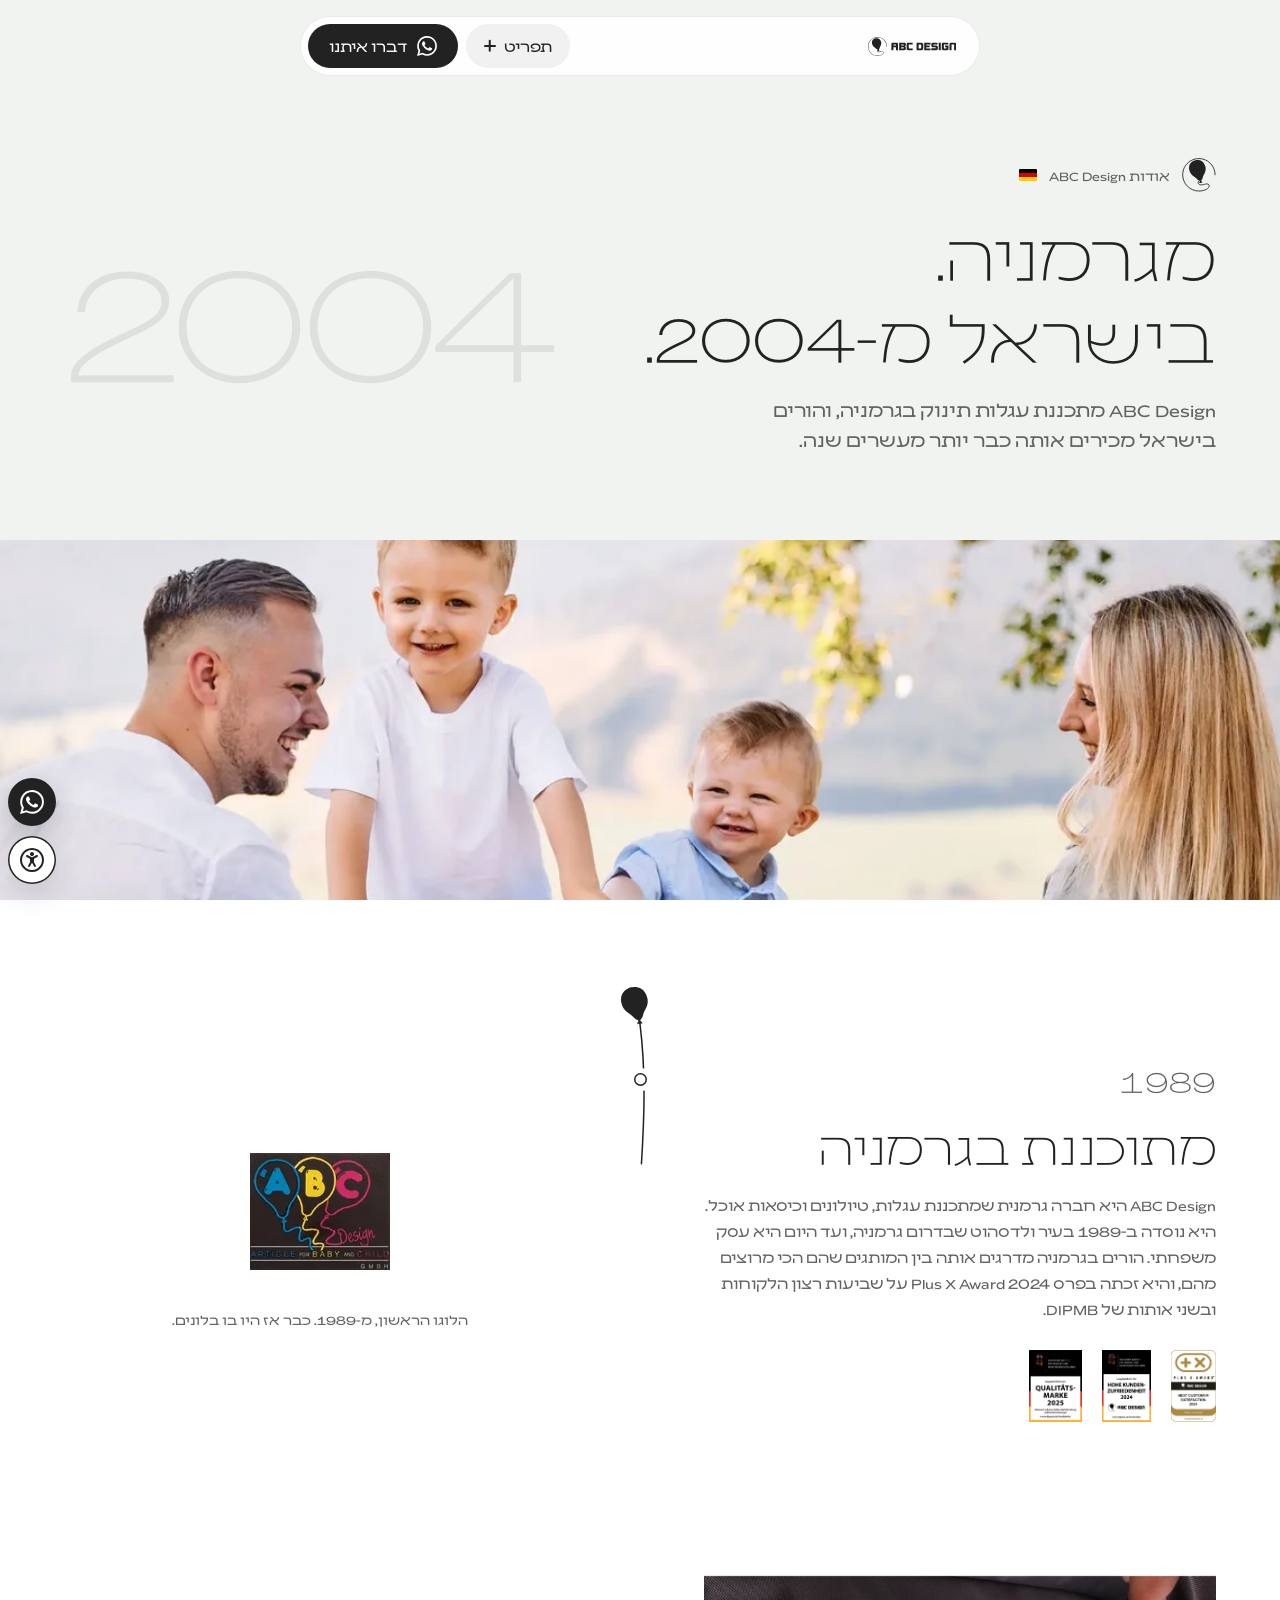
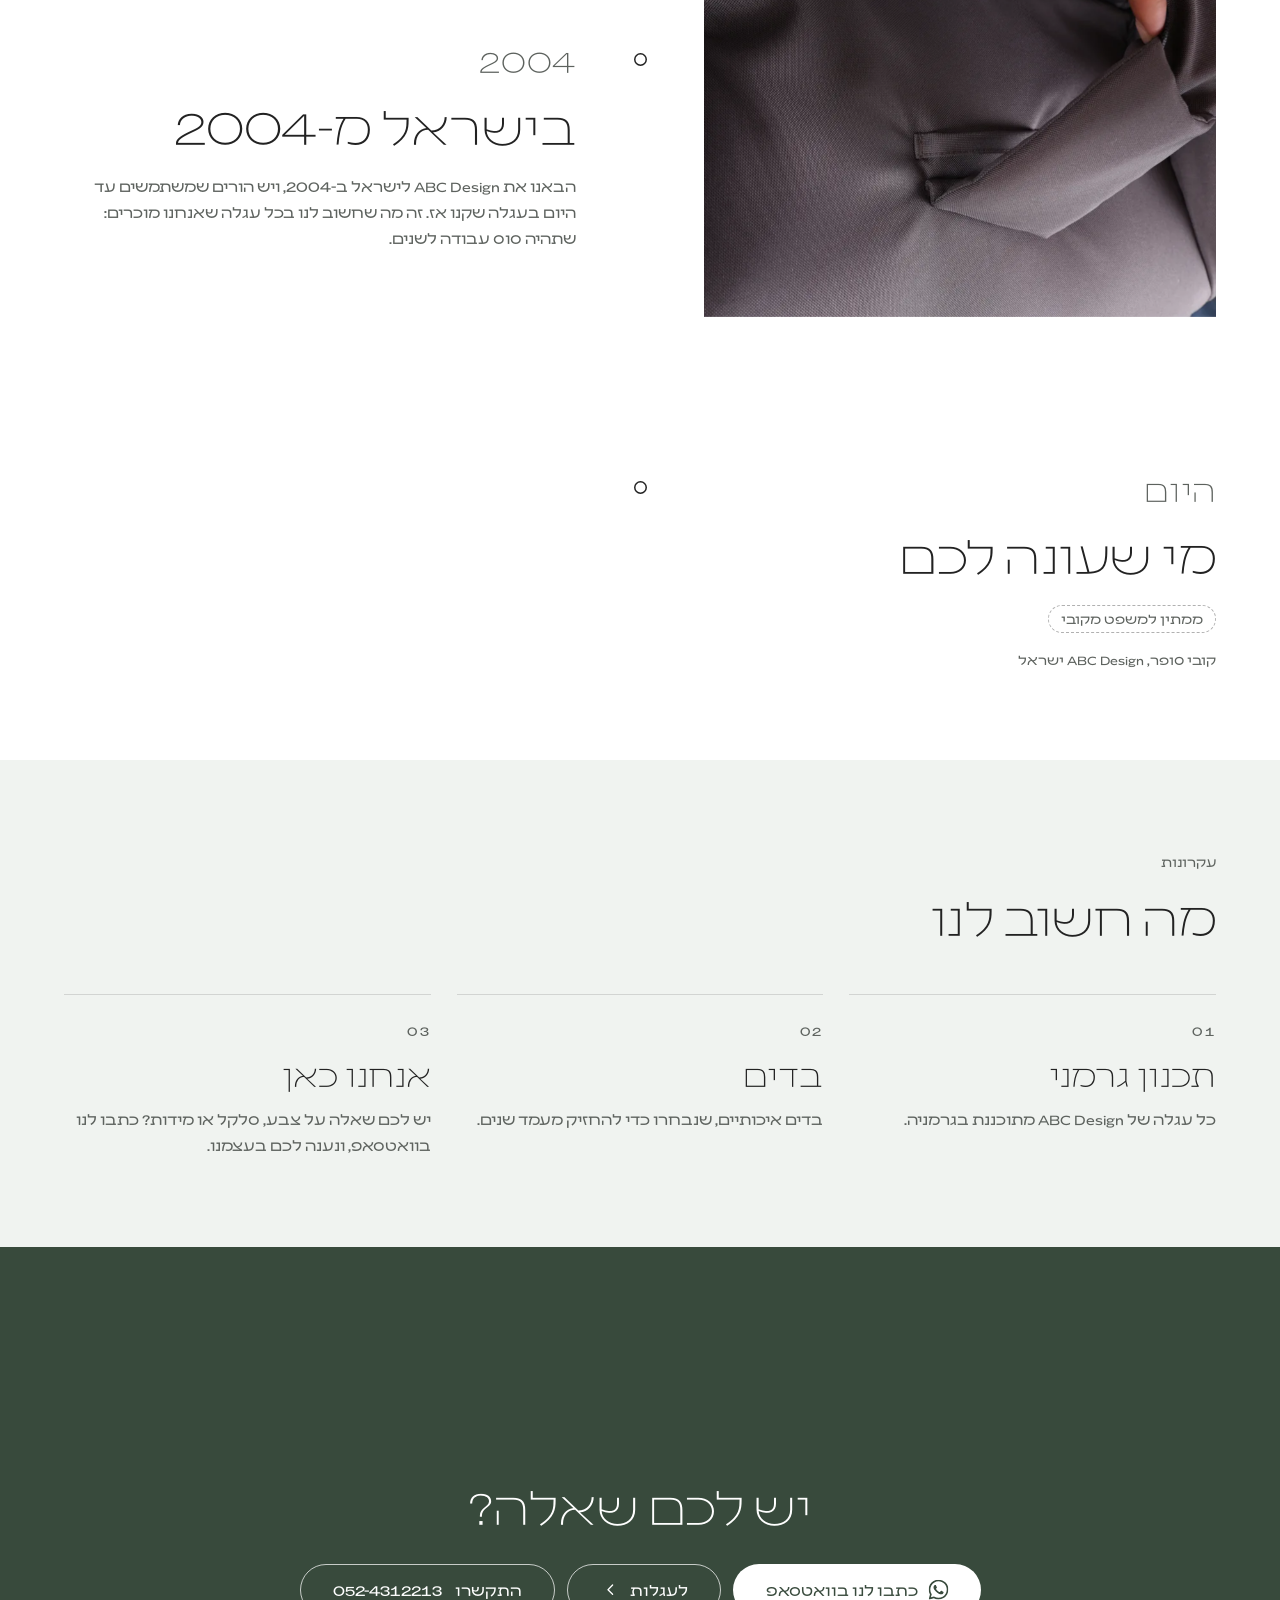
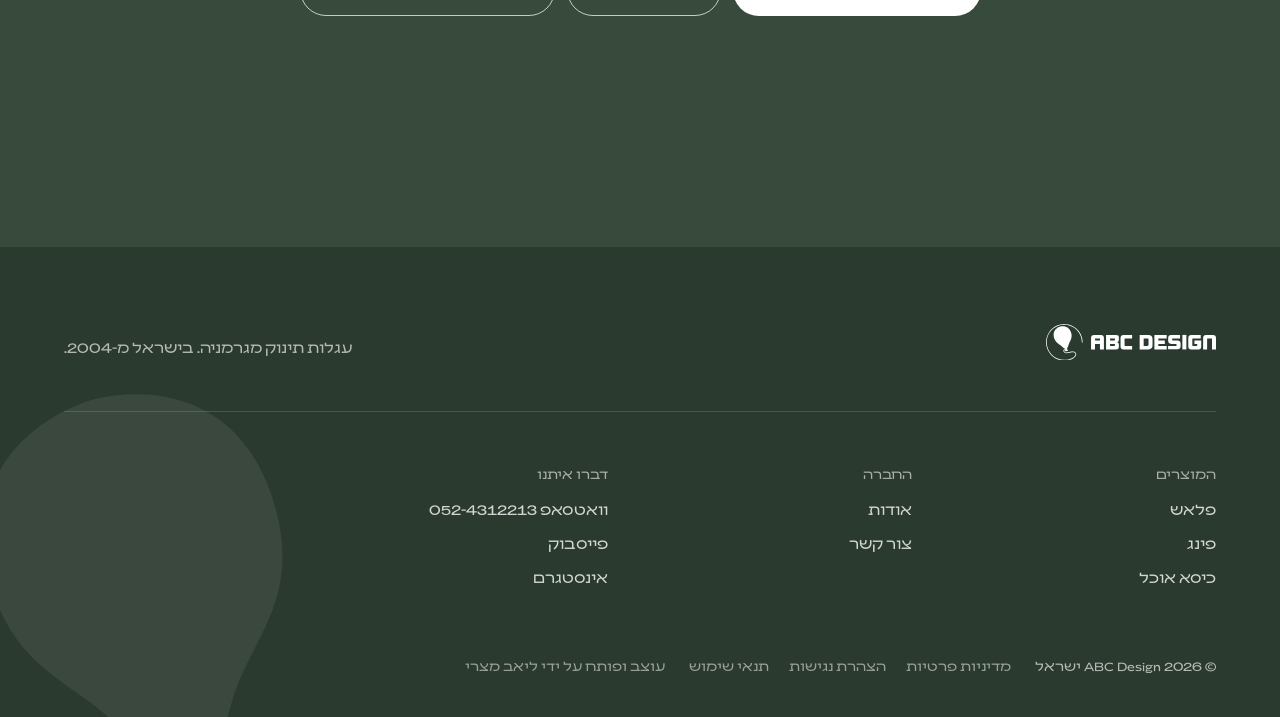
<file: about.html>
<!doctype html>
<html lang="he" dir="rtl" data-motion="expressive">
<head>
<meta charset="utf-8">
<meta name="viewport" content="width=device-width, initial-scale=1">
<title>אודות · ABC Design ישראל</title>
<meta name="description" content="ABC Design מתכננת עגלות תינוק בגרמניה מאז 1989, ונמכרת בישראל מ-2004.">
<meta name="robots" content="noindex, nofollow">
<link rel="preload" href="fonts/Leon-Thin.woff2" as="font" type="font/woff2" crossorigin>
<link rel="preload" href="fonts/Leon-Regular.woff2" as="font" type="font/woff2" crossorigin>
<link rel="stylesheet" href="css/site.css?v=31">
<script>document.documentElement.classList.add("js");if(matchMedia("(prefers-reduced-motion: no-preference)").matches)document.documentElement.classList.add("open-anim");</script>
</head>
<body>
<svg width="0" height="0" style="position:absolute" aria-hidden="true" focusable="false">
  <!-- the ABC mark, taken as-is from _brand/abc-logo.svg (never redrawn by eye) -->
  <symbol id="logo" viewBox="0 0 439 94.6"><g><g><path d="M261.9,56.7c2,0,2.9-1,2.9-3V40.2c0-2-1-3-2.9-3h-9.7v19.6H261.9z M264.2,28.2c3.6,0,6.3,0.9,8.1,2.8 c1.9,1.9,2.8,4.6,2.8,8.2v15.5c0,3.6-0.9,6.3-2.8,8.2c-1.9,1.9-4.6,2.8-8.1,2.8h-22.3V28.2H264.2z"/></g><path d="M84.4,18.1c-6.6-8.4-16-14.4-26.5-16.9C48.4-1,38.7-0.2,29.7,3.4C21,6.9,13.6,12.8,8.3,20.5C2.9,28.4,0,37.7,0,47.3 c0,12.6,4.9,24.4,13.7,33.3c8.8,8.9,20.6,13.9,33.2,14l0.4,0c8.1,0,15.4-1.7,21.8-5.1c7.5-4,10.6-9.5,8.2-14.6 c-1.5-3.3-5.9-4.8-11-3.7c-0.1,0-2.9,0.5-5.9,1.3c-4.5,1.1-7.7,1-7.7,1l-0.1,0c-3.3,0-5.8-2-5.8-4.6c0-1.9,1.4-3.5,3.4-4.2L50.1,65 c-4.3,7-0.3,5.4-0.3,5.4c1.2-0.9,1.8,0,2.8-0.2c0,0,0,0,0.1,0c0,0,0,0,0.1,0c1-0.2,1.3-1.1,2.7-0.7c0,0,4.4,0.3-2.1-5.1l-0.1-0.1 c0.3,0,0.6,0,0.8,0.1c0.5,0.1,1-0.3,1.1-0.8c0.1-0.5-0.3-1-0.8-1.1c-0.1,0-0.3,0-0.5,0c1.5-1.1,3-3.4,4.3-8.5 c2.4-9.5,10.7-15.5,7.1-29.9C59.8,2.8,41.8,5.2,37.1,6.3C34.3,7,15.3,13.2,20.5,34.6C24.1,49,34.3,50.6,41,58 c2,2.2,3.6,3.5,5.1,4.3c0.9,0.5,1.8,0.8,2.7,0.9c-2.3,1.1-3.9,3.2-3.9,5.7c0,3.6,3.4,6.5,7.8,6.5c0.4,0,3.7,0.1,8.3-1 c2.9-0.8,5.7-1.3,5.7-1.3c4.1-0.9,7.8,0.2,8.9,2.6c2.8,6.1-4.9,10.8-7.4,12.1c-6.1,3.2-13.2,4.8-20.9,4.8l-0.4,0 c-12-0.1-23.3-4.9-31.8-13.4c-8.5-8.6-13.2-19.9-13.2-32c0-9.2,2.7-18.1,7.9-25.7C15,14.2,22.1,8.5,30.5,5.2 C39,1.7,48.4,1,57.4,3.1c10,2.3,19.1,8.1,25.4,16.2c6.3,8,9.7,17.9,9.7,28c0,0.5,0.4,1,1,1h0c0.5,0,1-0.4,1-1 C94.5,36.8,90.9,26.4,84.4,18.1"/><polygon points="279.9,65.7 279.9,28.2 311.7,28.2 311.7,37.2 290.1,37.2 290.1,42.5 306.9,42.5 306.9,51.4 290.1,51.4 290.1,56.7 311.7,56.7 311.7,65.7 "/><g><path d="M323.4,51.4c-5.3,0-7.9-2.6-7.9-7.9v-7.4c0-2.7,0.6-4.7,2-5.9c1.3-1.3,3.3-1.9,6-1.9h22.7v8.9h-18.8c-0.6,0-1,0.1-1.2,0.3 c-0.3,0.2-0.4,0.7-0.4,1.3v2.1c0,0.6,0.1,1,0.4,1.3c0.2,0.2,0.7,0.3,1.2,0.3h12.1c2.7,0,4.8,0.6,6.1,1.9c1.3,1.3,2,3.3,2,5.9v7.4 c0,2.7-0.7,4.7-2,5.9c-1.3,1.3-3.3,1.9-6,1.9h-24.3v-8.9h20.4c1.1,0,1.6-0.5,1.6-1.6V53c0-1.1-0.5-1.6-1.6-1.6H323.4z"/></g><rect x="352.2" y="28.2" width="10.3" height="37.4"/><g><path d="M389.1,56.7c0.6,0,1-0.1,1.2-0.3c0.2-0.2,0.3-0.6,0.3-1.1v-3.9h-7.2v-8.9h17.5v15.9c0,2.6-0.6,4.5-1.7,5.6 c-1.1,1.1-3,1.7-5.6,1.7h-18.2c-2.7,0-4.7-0.6-6-1.9c-1.3-1.3-1.9-3.3-1.9-5.9V36.1c0-2.7,0.6-4.7,1.9-5.9c1.3-1.3,3.3-1.9,6-1.9 h24.2v8.9h-20.2c-0.6,0-1,0.1-1.2,0.4c-0.2,0.2-0.3,0.7-0.3,1.2v16.4c0,0.6,0.1,1,0.3,1.2c0.2,0.2,0.6,0.4,1.2,0.4H389.1z"/></g><path d="M137.8,37.2h-9.6c-0.6,0-1,0.1-1.2,0.4c-0.2,0.2-0.3,0.7-0.3,1.2v3.7h12.7v-3.7c0-0.6-0.1-1-0.3-1.2 C138.8,37.3,138.4,37.2,137.8,37.2 M149.6,65.7h-10.3V51.4h-12.7v14.3h-10.3V36.1c0-2.7,0.6-4.7,1.9-5.9c1.3-1.3,3.3-1.9,6-1.9 h17.4c2.7,0,4.7,0.6,6,1.9c1.3,1.3,1.9,3.3,1.9,5.9V65.7z"/><path d="M165.4,51.4v5.3h11.1c0.6,0,1-0.1,1.2-0.4c0.2-0.2,0.3-0.7,0.3-1.2V53c0-0.6-0.1-1-0.3-1.2c-0.2-0.2-0.6-0.4-1.2-0.4H165.4 z M176.5,42.5c0.6,0,1-0.1,1.2-0.4c0.2-0.2,0.3-0.7,0.3-1.2v-2.1c0-0.6-0.1-1-0.3-1.2c-0.2-0.2-0.6-0.4-1.2-0.4h-11.1v5.3H176.5z M188.3,54.2v3.9c0,2.6-0.6,4.6-1.8,5.8c-1.2,1.2-3.2,1.8-5.8,1.8h-25.6V28.2h25.6c2.7,0,4.6,0.6,5.8,1.8c1.2,1.2,1.8,3.1,1.8,5.8 v3.9c0,2.4-0.5,4.1-1.4,5.2c-0.9,1.1-2.5,1.8-4.5,2c2.1,0.2,3.6,0.8,4.5,2C187.8,50.1,188.3,51.8,188.3,54.2"/><path d="M200.4,65.7c-2.7,0-4.7-0.6-6-1.9c-1.3-1.3-1.9-3.3-1.9-5.9V36.1c0-2.7,0.6-4.7,1.9-5.9c1.3-1.3,3.3-1.9,6-1.9h22v8.9h-18 c-0.6,0-1,0.1-1.2,0.4c-0.2,0.2-0.3,0.7-0.3,1.2v16.4c0,0.6,0.1,1,0.3,1.2c0.2,0.2,0.6,0.4,1.2,0.4h18v8.9H200.4z"/><path d="M417.6,37.2c-0.6,0-1,0.1-1.2,0.4c-0.2,0.2-0.3,0.7-0.3,1.2v26.9h-10.3V36.1c0-2.7,0.6-4.7,1.9-5.9c1.3-1.3,3.3-1.9,6-1.9 h17.4c2.7,0,4.7,0.6,6,1.9c1.3,1.3,1.9,3.3,1.9,5.9v29.6h-10.3V38.8c0-0.6-0.1-1-0.3-1.2c-0.2-0.2-0.6-0.4-1.2-0.4H417.6z"/></g></symbol>
  <!-- the balloon alone: segments 29-35 and the knot (16-28) of the mark's path, in absolute coordinates -->
  <symbol id="balloon" viewBox="18 4 52 68"><path d="M53.9,62.5C55.4,61.4,56.9,59.1,58.2,54C60.6,44.5,68.9,38.5,65.3,24.1C59.8,2.8,41.8,5.2,37.1,6.3C34.3,7,15.3,13.2,20.5,34.6C24.1,49,34.3,50.6,41,58C43,60.2,44.6,61.5,46.1,62.3C47,62.8,47.9,63.1,48.8,63.2L50.1,65C45.8,72,49.8,70.4,49.8,70.4C51,69.5,51.6,70.4,52.6,70.2L52.8,70.2C53.8,70,54.1,69.1,55.5,69.5C55.5,69.5,59.9,69.8,53.4,64.4L53.3,64.3Z"/></symbol>
  <symbol id="i-wa" viewBox="0 0 300 300"><path transform="translate(0 300) scale(1 -1)" d="M256 256Q235 277 207.5 288.5Q180 300 151 300Q110 300 76.0 280.0Q42 260 22.0 226.0Q2 192 2.0 151.5Q2 111 22 77L1 0L80 21Q113 3 151 3Q191 3 225.0 23.0Q259 43 279.0 77.0Q299 111 299 151Q299 181 288.0 208.0Q277 235 256 256ZM151 28Q117 28 88 45L83 48L36 35L49 81L46 86Q27 116 27.0 150.5Q27 185 43.5 213.5Q60 242 88.5 258.5Q117 275 151 275Q175 275 198.0 265.5Q221 256 238.5 238.5Q256 221 265.0 198.5Q274 176 274 151Q274 118 257.5 89.5Q241 61 212.5 44.5Q184 28 151 28ZM218 120Q198 131 194.0 132.0Q190 133 188.0 133.0Q186 133 185 130Q181 126 173 116Q170 112 165 115L162 116Q147 123 135.0 133.5Q123 144 114 159Q113 162 113.5 163.5Q114 165 116 167L121 173Q123 175 125 178V179Q127 182 125 186L113 214Q112 218 110.0 219.0Q108 220 106 220H98Q92 220 88 215H87Q82 209 80 204Q75 195 75.0 184.0Q75 173 82 159Q85 152 90 146L91 145Q100 132 111 121Q132 99 154 90Q163 86 174.0 82.5Q185 79 198 81Q204 81 212.5 86.5Q221 92 223.0 98.0Q225 104 225.5 109.0Q226 114 225.5 115.5Q225 117 220 119Z"/></symbol>
  <symbol id="i-a11y" viewBox="0 0 300 300"><path transform="translate(0 300) scale(1 -1)" d="M125 225Q125 235 132.5 242.5Q140 250 150.0 250.0Q160 250 167.5 242.5Q175 235 175.0 225.0Q175 215 167.5 207.5Q160 200 150.0 200.0Q140 200 132.5 207.5Q125 215 125 225ZM300 150Q300 109 280.0 74.5Q260 40 225.5 20.0Q191 0 150.0 0.0Q109 0 74.5 20.0Q40 40 20.0 74.5Q0 109 0.0 150.0Q0 191 20.0 225.5Q40 260 74.5 280.0Q109 300 150.0 300.0Q191 300 225.5 280.0Q260 260 280.0 225.5Q300 191 300 150ZM275 150Q275 184 258.0 212.5Q241 241 212.5 258.0Q184 275 150.0 275.0Q116 275 87.5 258.0Q59 241 42.0 212.5Q25 184 25.0 150.0Q25 116 42.0 87.5Q59 59 87.5 42.0Q116 25 150.0 25.0Q184 25 212.5 42.0Q241 59 258.0 87.5Q275 116 275 150ZM207 211 160 188H140L93 211Q88 213 83.5 211.5Q79 210 76.5 205.5Q74 201 75.5 196.0Q77 191 82 189L125 167V123L102 81Q99 77 100.5 72.0Q102 67 105.5 65.0Q109 63 113 63Q120 63 124 69L148 113H152L177 69Q180 62 187 63Q191 63 194.5 65.0Q198 67 199.5 72.0Q201 77 198 81L175 123V167L218 189Q223 191 224.5 196.0Q226 201 224.0 205.5Q222 210 217.0 211.5Q212 213 207 211Z"/></symbol>
  <symbol id="i-arr" viewBox="0 0 24 24"><path d="M14.5 6.5 9 12l5.5 5.5" fill="none" stroke="currentColor" stroke-width="1.6" stroke-linecap="round" stroke-linejoin="round"/></symbol>
</svg>

<a class="skip" href="#main">דלג לתוכן</a>

<!-- header: MV:hd8, a capsule that opens into the menu -->
<header class="hd h8x" id="hd">
  <div class="h8-card">
    <div class="h8-bar">
      <a class="hlogo" href="index.html" aria-label="ABC Design ישראל, לעמוד הבית"><svg aria-hidden="true"><use href="#logo"/></svg></a>
      <button class="h8-a11y" type="button" data-a11y-open aria-label="נגישות: התאמות תצוגה"><svg class="ic" aria-hidden="true"><use href="#i-a11y"/></svg></button>
      <button class="h8-toggle" type="button" aria-expanded="false" aria-controls="h8p"><span>תפריט</span><i aria-hidden="true"></i></button>
      <a class="btn btn-solid btn-sm" href="https://wa.me/972524312213" data-wa="היי, הגעתי מהאתר של ABC Design ויש לי שאלה" target="_blank" rel="noopener"><svg class="ic" aria-hidden="true"><use href="#i-wa"/></svg>דברו איתנו</a>
    </div>
    <div class="h8-panel" id="h8p"><div>
      <div class="h8-in">
        <nav class="h8-links" aria-label="ראשי">
          <a href="flash.html">פלאש <small>עגלה</small></a>
          <a href="ping.html">פינג <small>טיולון</small></a>
          <a href="high-chair.html">כיסא אוכל</a>
          <a href="about.html" aria-current="page">אודות</a>
          <a href="contact.html">צור קשר</a>
        </nav>
        <div class="h8-side">
          <span>עגלות תינוק בהנדסה גרמנית</span>
          <a href="https://wa.me/972524312213" data-wa="היי, הגעתי מהאתר של ABC Design ויש לי שאלה" target="_blank" rel="noopener">וואטסאפ&nbsp;<span class="tel" dir="ltr">052-4312213</span></a>
          <a class="btn btn-solid btn-sm" href="https://wa.me/972524312213" data-wa="היי, הגעתי מהאתר של ABC Design ויש לי שאלה" target="_blank" rel="noopener"><svg class="ic" aria-hidden="true"><use href="#i-wa"/></svg>דברו איתנו</a>
        </div>
      </div>
    </div></div>
  </div>
</header>

<main id="main" tabindex="-1">
  <!-- 01 · R6 opening, C7: the year stands huge beside the headline. The German site's family band below it: a photo with
       no stroller in it, so no model that is not sold here -->
  <section class="hero a-hero" id="hero" aria-labelledby="hero-title">
    <div class="a-top">
      <div class="hero-text">
        <p class="kick rv"><svg class="kick-mark" viewBox="0 0 95 95" aria-hidden="true"><use href="#balloon" x="18" y="4" width="52" height="68"/><path class="kick-line" pathLength="1" d="M48.8,63.2C46.5,64.3,44.9,66.4,44.9,68.9C44.9,72.5,48.3,75.4,52.7,75.4C53.1,75.4,56.4,75.5,61,74.4C63.9,73.6,66.7,73.1,66.7,73.1C70.8,72.2,74.5,73.3,75.6,75.7C78.4,81.8,70.7,86.5,68.2,87.8C62.1,91,55,92.6,47.3,92.6L46.9,92.6C34.9,92.5,23.6,87.7,15.1,79.2C6.6,70.6,1.9,59.3,1.9,47.2C1.9,38,4.6,29.1,9.8,21.5C15,14.2,22.1,8.5,30.5,5.2C39,1.7,48.4,1,57.4,3.1C67.4,5.4,76.5,11.2,82.8,19.3C89.1,27.3,92.5,37.2,92.5,47.3"/></svg><span>אודות <span class="lat">ABC Design</span></span><i class="de" aria-hidden="true"></i></p>
        <h1 id="hero-title"><span class="hl"><span>מגרמניה.</span></span><span class="hl"><span>בישראל מ-2004.</span></span></h1>
        <p class="lead rv" style="--i:2"><span class="lat">ABC Design</span> מתכננת עגלות תינוק בגרמניה, והורים בישראל מכירים אותה כבר יותר מעשרים שנה.</p>
      </div>
      <p class="a-word lat rv" style="--i:1" aria-hidden="true">2004</p>
    </div>
    <figure class="a-band rv" style="--i:3">
      <picture>
        <source media="(max-width: 767px)" srcset="images/about-family-m.webp" width="960" height="600">
        <img src="images/about-family.webp" srcset="images/about-family-1280.webp 1280w, images/about-family.webp 2560w" sizes="100vw" width="2560" height="800" alt="הורים ושני ילדים צוחקים ליד גדר עץ, בצילום מהאתר של ABC Design בגרמניה" fetchpriority="high" decoding="async">
      </picture>
    </figure>
  </section>

  <!-- 02 · the page's signature, C6 spine: the balloon's string runs down the story and draws itself as you read,
       from the first logo (three balloons, 1989) to the person who answers you today -->
  <section class="story" aria-label="הסיפור של ABC Design">
    <svg class="sp-balloon" aria-hidden="true"><use href="#balloon"/></svg>
    <svg class="sp-string" viewBox="0 0 40 1000" preserveAspectRatio="none" aria-hidden="true"><path class="sp-path" pathLength="1000" d="M20,0 C34,90 6,170 20,260 C34,350 6,430 20,520 C34,610 6,690 20,780 C30,850 12,920 20,1000"/></svg>

    <article class="ch ch-1" aria-labelledby="c1-title">
      <div class="ch-text reveal">
        <p class="ch-year lat">1989</p>
        <h2 id="c1-title">מתוכננת בגרמניה</h2>
        <!-- the founding year and town are from the German site (abc-design.de, "Our story"), as the copy asked -->
        <p><span class="lat">ABC Design</span> היא חברה גרמנית שמתכננת עגלות, טיולונים וכיסאות אוכל. היא נוסדה ב-1989 בעיר ולדסהוט שבדרום גרמניה, ועד היום היא עסק משפחתי. הורים בגרמניה מדרגים אותה בין המותגים שהם הכי מרוצים מהם, והיא זכתה בפרס <span class="lat">Plus X Award 2024</span> על שביעות רצון הלקוחות ובשני אותות של <span class="lat">DIPMB</span>.</p>
        <ul class="ch-awards" aria-label="פרסים">
          <li><img src="images/award-1.webp" width="742" height="1200" alt="Plus X Award 2024, Best Customer Satisfaction" loading="lazy" decoding="async"></li>
          <li><img src="images/award-2.webp" width="813" height="1200" alt="DIPMB, Hohe Kundenzufriedenheit 2024" loading="lazy" decoding="async"></li>
          <li><img src="images/award-3.webp" width="885" height="1200" alt="DIPMB, Qualitätsmarke 2025" loading="lazy" decoding="async"></li>
        </ul>
      </div>
      <figure class="ch-media ch-logo reveal" style="--i:1">
        <img src="images/about-1989.webp" width="200" height="200" alt="הלוגו הראשון של ABC Design: שלושה בלונים, A, B ו-C" loading="lazy" decoding="async">
        <figcaption>הלוגו הראשון, מ-1989. כבר אז היו בו בלונים.</figcaption>
      </figure>
    </article>

    <article class="ch ch-2" aria-labelledby="c2-title">
      <div class="ch-text reveal">
        <p class="ch-year lat">2004</p>
        <h2 id="c2-title">בישראל מ-2004</h2>
        <p>הבאנו את <span class="lat">ABC Design</span> לישראל ב-2004, ויש הורים שמשתמשים עד היום בעגלה שקנו אז. זה מה שחשוב לנו בכל עגלה שאנחנו מוכרים: שתהיה סוס עבודה לשנים.</p>
      </div>
      <!-- TODO(קובי): צילום של עגלת ABC ישנה ליד חדשה, אם יש. בינתיים תקריב של הבד -->
      <figure class="ch-media ch-photo reveal" style="--i:1">
        <img src="images/detail-fabric.webp" srcset="images/detail-fabric-800.webp 800w, images/detail-fabric.webp 1600w" sizes="(max-width: 767px) 80vw, 36vw" width="1600" height="1067" alt="תקריב של הבד של עגלת ABC Design" loading="lazy" decoding="async">
      </figure>
    </article>

    <article class="ch ch-3" aria-labelledby="c3-title">
      <div class="ch-text reveal">
        <p class="ch-year">היום</p>
        <h2 id="c3-title">מי שעונה לכם</h2>
        <!-- TODO(קובי): משפט אחד ממנו בגוף ראשון, על למה הוא מביא את ABC לישראל; והאם הוא מופיע בשם ובתמונה -->
        <figure class="ch-quote">
          <blockquote><p><span class="tbd">ממתין למשפט מקובי</span></p></blockquote>
          <figcaption>קובי סופר, <span class="lat">ABC Design</span> ישראל</figcaption>
        </figure>
      </div>
    </article>
  </section>

  <!-- 03 · principles: three numbered points, no drawn icons (copy) -->
  <section class="values" aria-labelledby="va-title">
    <header class="sec-head reveal">
      <p class="kick">עקרונות</p>
      <h2 id="va-title">מה חשוב לנו</h2>
    </header>
    <ol class="va-list">
      <!-- TODO(קובי): "תכנון ובדיקות בגרמניה" נכנס רק כשהוא מאשר. בינתיים "מתוכננת" -->
      <li class="reveal"><span class="num lat">01</span><h3>תכנון גרמני</h3><p>כל עגלה של <span class="lat">ABC Design</span> מתוכננת בגרמניה.</p></li>
      <li class="reveal" style="--i:1"><span class="num lat">02</span><h3>בדים</h3><p>בדים איכותיים, שנבחרו כדי להחזיק מעמד שנים.</p></li>
      <li class="reveal" style="--i:2"><span class="num lat">03</span><h3>אנחנו כאן</h3><p>יש לכם שאלה על צבע, סלקל או מידות? כתבו לנו בוואטסאפ, ונענה לכם בעצמנו.</p></li>
    </ol>
  </section>

  <!-- 04 · closing -->
  <section class="closing" id="closing" aria-labelledby="cl-title">
    <h2 id="cl-title" class="reveal">יש לכם שאלה?</h2>
    <div class="cta reveal" style="--i:1">
      <a class="btn btn-light" href="https://wa.me/972524312213" data-wa="היי, הגעתי מהאתר של ABC Design ויש לי שאלה" target="_blank" rel="noopener"><svg class="ic" aria-hidden="true"><use href="#i-wa"/></svg>כתבו לנו בוואטסאפ</a>
      <a class="btn btn-ghost-light" href="flash.html">לעגלות<svg class="ic ic-arr" aria-hidden="true"><use href="#i-arr"/></svg></a>
      <!-- TODO(קובי): מספר הטלפון של ABC. בינתיים המספר של הוואטסאפ -->
      <a class="btn btn-ghost-light" href="tel:+972524312213">התקשרו&nbsp;<span class="tel" dir="ltr">052-4312213</span></a>
    </div>
  </section>
</main>

<!-- footer: MV:ft8, the brand signature -->
<footer class="ftw ft8" id="ft">
  <svg class="ft8-mark" aria-hidden="true"><use href="#balloon"/></svg>
  <div class="ft8-top ft-rv">
    <a class="ft-logo" href="index.html" aria-label="ABC Design ישראל, לעמוד הבית"><svg aria-hidden="true"><use href="#logo"/></svg></a>
    <p>עגלות תינוק מגרמניה. בישראל מ-2004.</p>
  </div>
  <div class="ft8-row ft-rv" style="--i:1">
    <div><h3>המוצרים</h3><ul><li><a href="flash.html">פלאש</a></li><li><a href="ping.html">פינג</a></li><li><a href="high-chair.html">כיסא אוכל</a></li></ul></div>
    <div><h3>החברה</h3><ul><li><a href="about.html" aria-current="page">אודות</a></li><li><a href="contact.html">צור קשר</a></li></ul></div>
    <div><h3>דברו איתנו</h3><ul><li><a href="https://wa.me/972524312213" data-wa="היי, הגעתי מהאתר של ABC Design ויש לי שאלה" target="_blank" rel="noopener">וואטסאפ&nbsp;<span class="tel" dir="ltr">052-4312213</span></a></li><li><a href="https://www.facebook.com/abcdesignisrael" target="_blank" rel="noopener">פייסבוק</a></li><li><a href="https://www.instagram.com/abcdesignil" target="_blank" rel="noopener">אינסטגרם</a></li></ul></div>
  </div>
  <div class="ft-legal">
    <p>© <span data-year>2026</span> <span class="lat">ABC Design</span> ישראל</p>
    <nav aria-label="מסמכים"><a href="privacy.html">מדיניות פרטיות</a><a href="accessibility.html">הצהרת נגישות</a><a href="terms.html">תנאי שימוש</a></nav>
    <p class="ft-credit"><a href="https://liavmatzri.co.il" rel="noopener" target="_blank">עוצב ופותח על ידי ליאב מצרי</a></p>
  </div>
</footer>

<div class="fabs" id="fabs">
  <a class="fab fab-wa" href="https://wa.me/972524312213" data-wa="היי, הגעתי מהאתר של ABC Design ויש לי שאלה" target="_blank" rel="noopener" aria-label="כתבו לנו בוואטסאפ"><svg class="ic" aria-hidden="true"><use href="#i-wa"/></svg><span class="fab-tip" aria-hidden="true">כתבו לנו בוואטסאפ</span></a>
  <a class="fab fab-a11y" href="accessibility.html" aria-label="התאמות תצוגה"><svg class="ic" aria-hidden="true"><use href="#i-a11y"/></svg></a>
</div>

<script src="vendor/gsap.min.js"></script>
<script src="vendor/ScrollTrigger.min.js"></script>
<script src="js/site.js?v=16" defer></script>
<script src="js/a11y.js?v=1" defer></script>
<script src="js/snap-icons.js?v=1" defer></script>
</body>
</html>
</file>
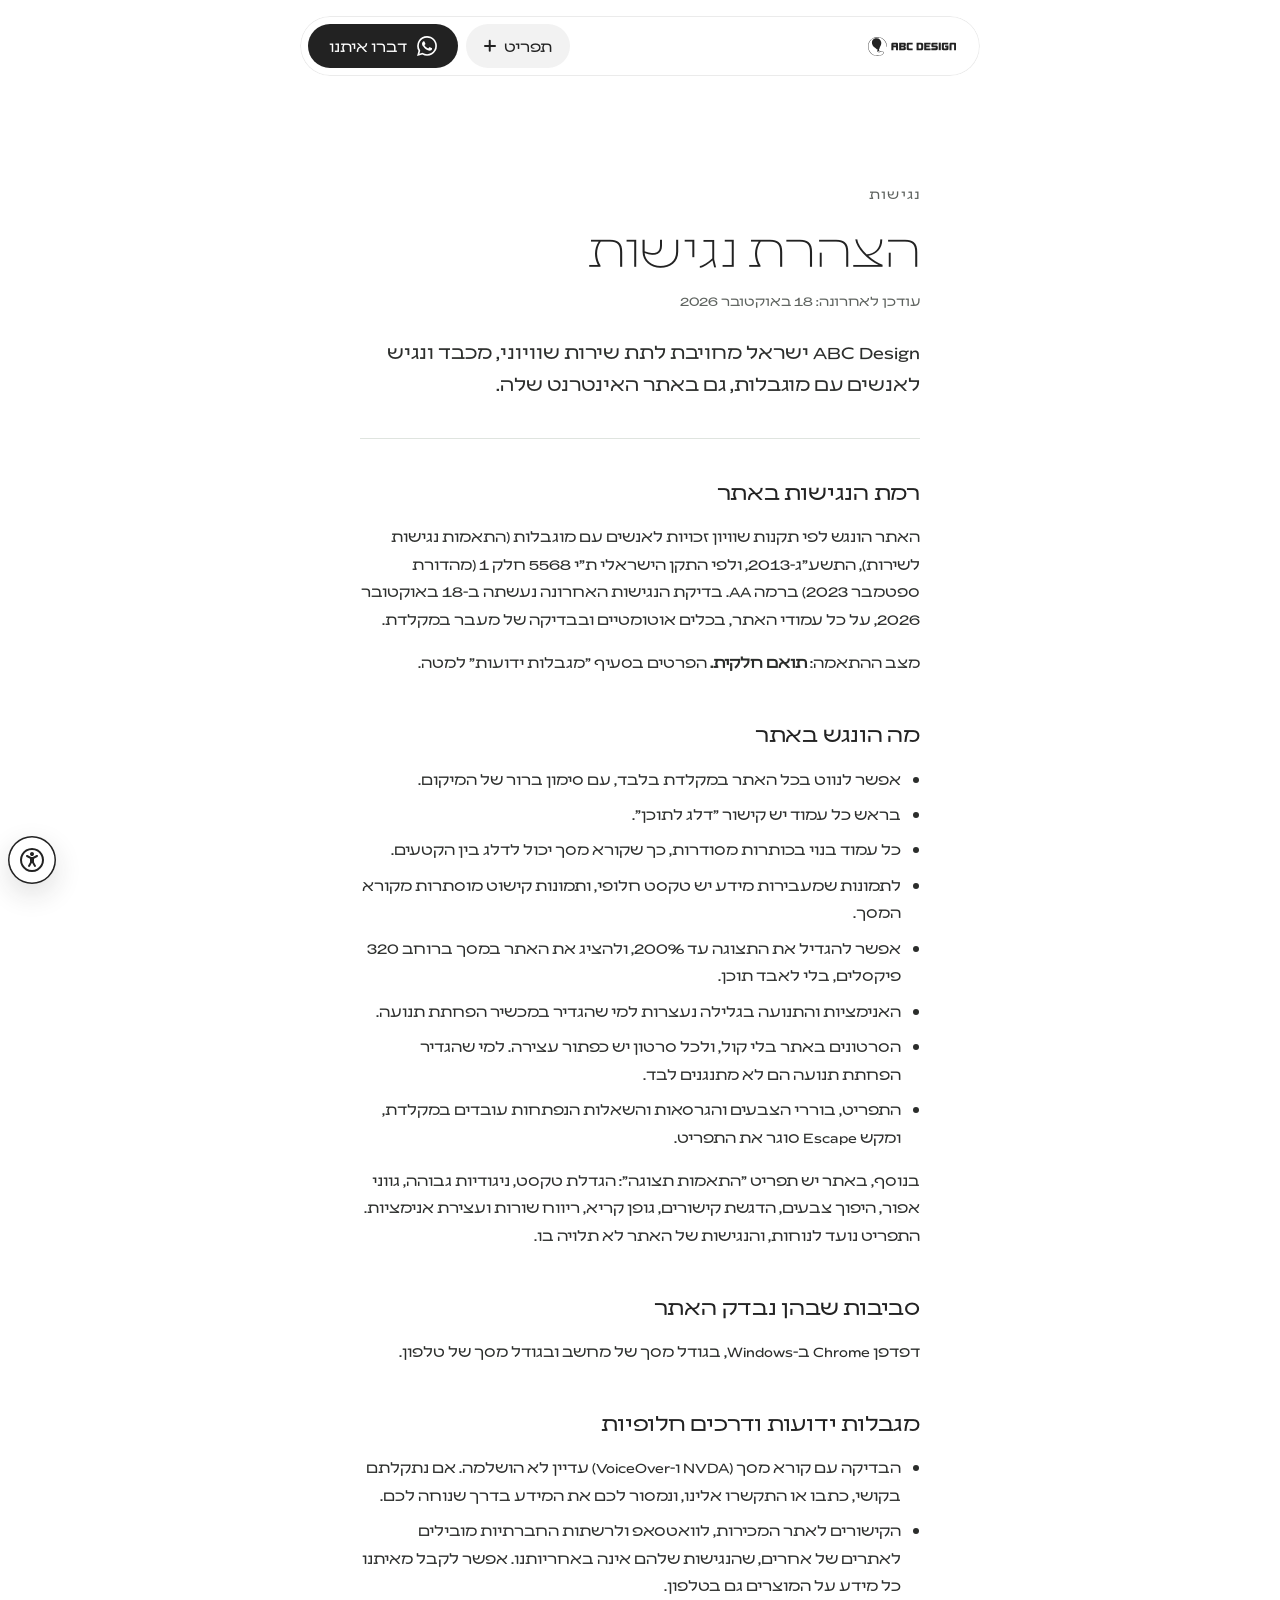
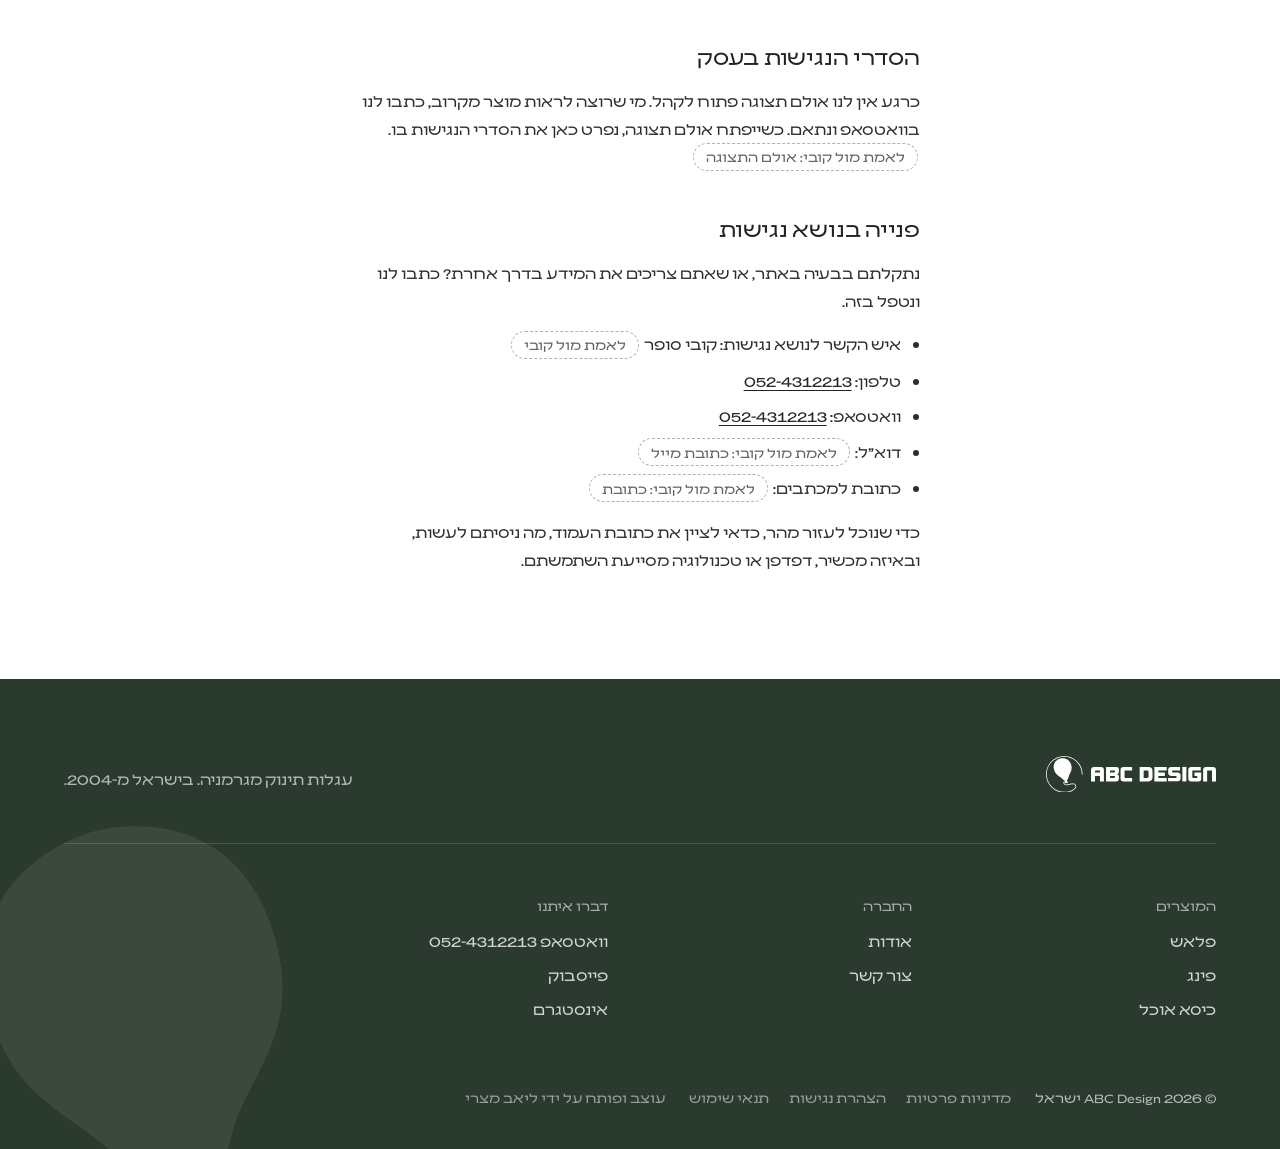
<file: accessibility.html>
<!doctype html>
<html lang="he" dir="rtl" data-motion="quiet">
<head>
<meta charset="utf-8">
<meta name="viewport" content="width=device-width, initial-scale=1">
<title>הצהרת נגישות · ABC Design ישראל</title>
<meta name="description" content="מה הונגש באתר של ABC Design ישראל ואיך פונים אלינו בנושא נגישות.">
<meta name="robots" content="noindex, nofollow">
<link rel="preload" href="fonts/Leon-Thin.woff2" as="font" type="font/woff2" crossorigin>
<link rel="preload" href="fonts/Leon-Regular.woff2" as="font" type="font/woff2" crossorigin>
<link rel="stylesheet" href="css/site.css?v=31">
<link rel="stylesheet" href="css/legal.css?v=1">
<script>document.documentElement.classList.add("js");if(matchMedia("(prefers-reduced-motion: no-preference)").matches)document.documentElement.classList.add("open-anim");</script>
</head>
<body>
<svg width="0" height="0" style="position:absolute" aria-hidden="true" focusable="false">
  <!-- the ABC mark, taken as-is from _brand/abc-logo.svg (never redrawn by eye) -->
  <symbol id="logo" viewBox="0 0 439 94.6"><g><g><path d="M261.9,56.7c2,0,2.9-1,2.9-3V40.2c0-2-1-3-2.9-3h-9.7v19.6H261.9z M264.2,28.2c3.6,0,6.3,0.9,8.1,2.8 c1.9,1.9,2.8,4.6,2.8,8.2v15.5c0,3.6-0.9,6.3-2.8,8.2c-1.9,1.9-4.6,2.8-8.1,2.8h-22.3V28.2H264.2z"/></g><path d="M84.4,18.1c-6.6-8.4-16-14.4-26.5-16.9C48.4-1,38.7-0.2,29.7,3.4C21,6.9,13.6,12.8,8.3,20.5C2.9,28.4,0,37.7,0,47.3 c0,12.6,4.9,24.4,13.7,33.3c8.8,8.9,20.6,13.9,33.2,14l0.4,0c8.1,0,15.4-1.7,21.8-5.1c7.5-4,10.6-9.5,8.2-14.6 c-1.5-3.3-5.9-4.8-11-3.7c-0.1,0-2.9,0.5-5.9,1.3c-4.5,1.1-7.7,1-7.7,1l-0.1,0c-3.3,0-5.8-2-5.8-4.6c0-1.9,1.4-3.5,3.4-4.2L50.1,65 c-4.3,7-0.3,5.4-0.3,5.4c1.2-0.9,1.8,0,2.8-0.2c0,0,0,0,0.1,0c0,0,0,0,0.1,0c1-0.2,1.3-1.1,2.7-0.7c0,0,4.4,0.3-2.1-5.1l-0.1-0.1 c0.3,0,0.6,0,0.8,0.1c0.5,0.1,1-0.3,1.1-0.8c0.1-0.5-0.3-1-0.8-1.1c-0.1,0-0.3,0-0.5,0c1.5-1.1,3-3.4,4.3-8.5 c2.4-9.5,10.7-15.5,7.1-29.9C59.8,2.8,41.8,5.2,37.1,6.3C34.3,7,15.3,13.2,20.5,34.6C24.1,49,34.3,50.6,41,58 c2,2.2,3.6,3.5,5.1,4.3c0.9,0.5,1.8,0.8,2.7,0.9c-2.3,1.1-3.9,3.2-3.9,5.7c0,3.6,3.4,6.5,7.8,6.5c0.4,0,3.7,0.1,8.3-1 c2.9-0.8,5.7-1.3,5.7-1.3c4.1-0.9,7.8,0.2,8.9,2.6c2.8,6.1-4.9,10.8-7.4,12.1c-6.1,3.2-13.2,4.8-20.9,4.8l-0.4,0 c-12-0.1-23.3-4.9-31.8-13.4c-8.5-8.6-13.2-19.9-13.2-32c0-9.2,2.7-18.1,7.9-25.7C15,14.2,22.1,8.5,30.5,5.2 C39,1.7,48.4,1,57.4,3.1c10,2.3,19.1,8.1,25.4,16.2c6.3,8,9.7,17.9,9.7,28c0,0.5,0.4,1,1,1h0c0.5,0,1-0.4,1-1 C94.5,36.8,90.9,26.4,84.4,18.1"/><polygon points="279.9,65.7 279.9,28.2 311.7,28.2 311.7,37.2 290.1,37.2 290.1,42.5 306.9,42.5 306.9,51.4 290.1,51.4 290.1,56.7 311.7,56.7 311.7,65.7 "/><g><path d="M323.4,51.4c-5.3,0-7.9-2.6-7.9-7.9v-7.4c0-2.7,0.6-4.7,2-5.9c1.3-1.3,3.3-1.9,6-1.9h22.7v8.9h-18.8c-0.6,0-1,0.1-1.2,0.3 c-0.3,0.2-0.4,0.7-0.4,1.3v2.1c0,0.6,0.1,1,0.4,1.3c0.2,0.2,0.7,0.3,1.2,0.3h12.1c2.7,0,4.8,0.6,6.1,1.9c1.3,1.3,2,3.3,2,5.9v7.4 c0,2.7-0.7,4.7-2,5.9c-1.3,1.3-3.3,1.9-6,1.9h-24.3v-8.9h20.4c1.1,0,1.6-0.5,1.6-1.6V53c0-1.1-0.5-1.6-1.6-1.6H323.4z"/></g><rect x="352.2" y="28.2" width="10.3" height="37.4"/><g><path d="M389.1,56.7c0.6,0,1-0.1,1.2-0.3c0.2-0.2,0.3-0.6,0.3-1.1v-3.9h-7.2v-8.9h17.5v15.9c0,2.6-0.6,4.5-1.7,5.6 c-1.1,1.1-3,1.7-5.6,1.7h-18.2c-2.7,0-4.7-0.6-6-1.9c-1.3-1.3-1.9-3.3-1.9-5.9V36.1c0-2.7,0.6-4.7,1.9-5.9c1.3-1.3,3.3-1.9,6-1.9 h24.2v8.9h-20.2c-0.6,0-1,0.1-1.2,0.4c-0.2,0.2-0.3,0.7-0.3,1.2v16.4c0,0.6,0.1,1,0.3,1.2c0.2,0.2,0.6,0.4,1.2,0.4H389.1z"/></g><path d="M137.8,37.2h-9.6c-0.6,0-1,0.1-1.2,0.4c-0.2,0.2-0.3,0.7-0.3,1.2v3.7h12.7v-3.7c0-0.6-0.1-1-0.3-1.2 C138.8,37.3,138.4,37.2,137.8,37.2 M149.6,65.7h-10.3V51.4h-12.7v14.3h-10.3V36.1c0-2.7,0.6-4.7,1.9-5.9c1.3-1.3,3.3-1.9,6-1.9 h17.4c2.7,0,4.7,0.6,6,1.9c1.3,1.3,1.9,3.3,1.9,5.9V65.7z"/><path d="M165.4,51.4v5.3h11.1c0.6,0,1-0.1,1.2-0.4c0.2-0.2,0.3-0.7,0.3-1.2V53c0-0.6-0.1-1-0.3-1.2c-0.2-0.2-0.6-0.4-1.2-0.4H165.4 z M176.5,42.5c0.6,0,1-0.1,1.2-0.4c0.2-0.2,0.3-0.7,0.3-1.2v-2.1c0-0.6-0.1-1-0.3-1.2c-0.2-0.2-0.6-0.4-1.2-0.4h-11.1v5.3H176.5z M188.3,54.2v3.9c0,2.6-0.6,4.6-1.8,5.8c-1.2,1.2-3.2,1.8-5.8,1.8h-25.6V28.2h25.6c2.7,0,4.6,0.6,5.8,1.8c1.2,1.2,1.8,3.1,1.8,5.8 v3.9c0,2.4-0.5,4.1-1.4,5.2c-0.9,1.1-2.5,1.8-4.5,2c2.1,0.2,3.6,0.8,4.5,2C187.8,50.1,188.3,51.8,188.3,54.2"/><path d="M200.4,65.7c-2.7,0-4.7-0.6-6-1.9c-1.3-1.3-1.9-3.3-1.9-5.9V36.1c0-2.7,0.6-4.7,1.9-5.9c1.3-1.3,3.3-1.9,6-1.9h22v8.9h-18 c-0.6,0-1,0.1-1.2,0.4c-0.2,0.2-0.3,0.7-0.3,1.2v16.4c0,0.6,0.1,1,0.3,1.2c0.2,0.2,0.6,0.4,1.2,0.4h18v8.9H200.4z"/><path d="M417.6,37.2c-0.6,0-1,0.1-1.2,0.4c-0.2,0.2-0.3,0.7-0.3,1.2v26.9h-10.3V36.1c0-2.7,0.6-4.7,1.9-5.9c1.3-1.3,3.3-1.9,6-1.9 h17.4c2.7,0,4.7,0.6,6,1.9c1.3,1.3,1.9,3.3,1.9,5.9v29.6h-10.3V38.8c0-0.6-0.1-1-0.3-1.2c-0.2-0.2-0.6-0.4-1.2-0.4H417.6z"/></g></symbol>
  <!-- the balloon alone: segments 29-35 and the knot (16-28) of the mark's path, in absolute coordinates -->
  <symbol id="balloon" viewBox="18 4 52 68"><path d="M53.9,62.5C55.4,61.4,56.9,59.1,58.2,54C60.6,44.5,68.9,38.5,65.3,24.1C59.8,2.8,41.8,5.2,37.1,6.3C34.3,7,15.3,13.2,20.5,34.6C24.1,49,34.3,50.6,41,58C43,60.2,44.6,61.5,46.1,62.3C47,62.8,47.9,63.1,48.8,63.2L50.1,65C45.8,72,49.8,70.4,49.8,70.4C51,69.5,51.6,70.4,52.6,70.2L52.8,70.2C53.8,70,54.1,69.1,55.5,69.5C55.5,69.5,59.9,69.8,53.4,64.4L53.3,64.3Z"/></symbol>
  <symbol id="i-wa" viewBox="0 0 300 300"><path transform="translate(0 300) scale(1 -1)" d="M256 256Q235 277 207.5 288.5Q180 300 151 300Q110 300 76.0 280.0Q42 260 22.0 226.0Q2 192 2.0 151.5Q2 111 22 77L1 0L80 21Q113 3 151 3Q191 3 225.0 23.0Q259 43 279.0 77.0Q299 111 299 151Q299 181 288.0 208.0Q277 235 256 256ZM151 28Q117 28 88 45L83 48L36 35L49 81L46 86Q27 116 27.0 150.5Q27 185 43.5 213.5Q60 242 88.5 258.5Q117 275 151 275Q175 275 198.0 265.5Q221 256 238.5 238.5Q256 221 265.0 198.5Q274 176 274 151Q274 118 257.5 89.5Q241 61 212.5 44.5Q184 28 151 28ZM218 120Q198 131 194.0 132.0Q190 133 188.0 133.0Q186 133 185 130Q181 126 173 116Q170 112 165 115L162 116Q147 123 135.0 133.5Q123 144 114 159Q113 162 113.5 163.5Q114 165 116 167L121 173Q123 175 125 178V179Q127 182 125 186L113 214Q112 218 110.0 219.0Q108 220 106 220H98Q92 220 88 215H87Q82 209 80 204Q75 195 75.0 184.0Q75 173 82 159Q85 152 90 146L91 145Q100 132 111 121Q132 99 154 90Q163 86 174.0 82.5Q185 79 198 81Q204 81 212.5 86.5Q221 92 223.0 98.0Q225 104 225.5 109.0Q226 114 225.5 115.5Q225 117 220 119Z"/></symbol>
  <symbol id="i-a11y" viewBox="0 0 300 300"><path transform="translate(0 300) scale(1 -1)" d="M125 225Q125 235 132.5 242.5Q140 250 150.0 250.0Q160 250 167.5 242.5Q175 235 175.0 225.0Q175 215 167.5 207.5Q160 200 150.0 200.0Q140 200 132.5 207.5Q125 215 125 225ZM300 150Q300 109 280.0 74.5Q260 40 225.5 20.0Q191 0 150.0 0.0Q109 0 74.5 20.0Q40 40 20.0 74.5Q0 109 0.0 150.0Q0 191 20.0 225.5Q40 260 74.5 280.0Q109 300 150.0 300.0Q191 300 225.5 280.0Q260 260 280.0 225.5Q300 191 300 150ZM275 150Q275 184 258.0 212.5Q241 241 212.5 258.0Q184 275 150.0 275.0Q116 275 87.5 258.0Q59 241 42.0 212.5Q25 184 25.0 150.0Q25 116 42.0 87.5Q59 59 87.5 42.0Q116 25 150.0 25.0Q184 25 212.5 42.0Q241 59 258.0 87.5Q275 116 275 150ZM207 211 160 188H140L93 211Q88 213 83.5 211.5Q79 210 76.5 205.5Q74 201 75.5 196.0Q77 191 82 189L125 167V123L102 81Q99 77 100.5 72.0Q102 67 105.5 65.0Q109 63 113 63Q120 63 124 69L148 113H152L177 69Q180 62 187 63Q191 63 194.5 65.0Q198 67 199.5 72.0Q201 77 198 81L175 123V167L218 189Q223 191 224.5 196.0Q226 201 224.0 205.5Q222 210 217.0 211.5Q212 213 207 211Z"/></symbol>
  <symbol id="i-arr" viewBox="0 0 24 24"><path d="M14.5 6.5 9 12l5.5 5.5" fill="none" stroke="currentColor" stroke-width="1.6" stroke-linecap="round" stroke-linejoin="round"/></symbol>
</svg>

<a class="skip" href="#main">דלג לתוכן</a>

<!-- header: MV:hd8, a capsule that opens into the menu -->
<header class="hd h8x" id="hd">
  <div class="h8-card">
    <div class="h8-bar">
      <a class="hlogo" href="index.html" aria-label="ABC Design ישראל, לעמוד הבית"><svg aria-hidden="true"><use href="#logo"/></svg></a>
      <button class="h8-a11y" type="button" data-a11y-open aria-label="נגישות: התאמות תצוגה"><svg class="ic" aria-hidden="true"><use href="#i-a11y"/></svg></button>
      <button class="h8-toggle" type="button" aria-expanded="false" aria-controls="h8p"><span>תפריט</span><i aria-hidden="true"></i></button>
      <a class="btn btn-solid btn-sm" href="https://wa.me/972524312213" data-wa="היי, הגעתי מהאתר של ABC Design ויש לי שאלה" target="_blank" rel="noopener"><svg class="ic" aria-hidden="true"><use href="#i-wa"/></svg>דברו איתנו</a>
    </div>
    <div class="h8-panel" id="h8p"><div>
      <div class="h8-in">
        <nav class="h8-links" aria-label="ראשי">
          <a href="flash.html">פלאש <small>עגלה</small></a>
          <a href="ping.html">פינג <small>טיולון</small></a>
          <a href="high-chair.html">כיסא אוכל</a>
          <a href="about.html">אודות</a>
          <a href="contact.html">צור קשר</a>
        </nav>
        <div class="h8-side">
          <span>עגלות תינוק בהנדסה גרמנית</span>
          <a href="https://wa.me/972524312213" data-wa="היי, הגעתי מהאתר של ABC Design ויש לי שאלה" target="_blank" rel="noopener">וואטסאפ&nbsp;<span class="tel" dir="ltr">052-4312213</span></a>
          <a class="btn btn-solid btn-sm" href="https://wa.me/972524312213" data-wa="היי, הגעתי מהאתר של ABC Design ויש לי שאלה" target="_blank" rel="noopener"><svg class="ic" aria-hidden="true"><use href="#i-wa"/></svg>דברו איתנו</a>
        </div>
      </div>
    </div></div>
  </div>
</header>

<main id="main" tabindex="-1">
  <article class="doc" aria-labelledby="doc-title">
    <header class="doc-head">
      <p class="doc-kick">נגישות</p>
      <h1 id="doc-title">הצהרת נגישות</h1>
      <p class="doc-date">עודכן לאחרונה: 18 באוקטובר 2026</p>
      <p class="doc-lead"><span class="lat">ABC Design</span> ישראל מחויבת לתת שירות שוויוני, מכבד ונגיש לאנשים עם מוגבלות, גם באתר האינטרנט שלה.</p>
    </header>
    <div class="doc-body">
      <h2>רמת הנגישות באתר</h2>
      <p>האתר הונגש לפי תקנות שוויון זכויות לאנשים עם מוגבלות (התאמות נגישות לשירות), התשע"ג-2013, ולפי התקן הישראלי ת"י 5568 חלק 1 (מהדורת ספטמבר 2023) ברמה AA. בדיקת הנגישות האחרונה נעשתה ב-18 באוקטובר 2026, על כל עמודי האתר, בכלים אוטומטיים ובבדיקה של מעבר במקלדת.</p>
      <p>מצב ההתאמה: <b>תואם חלקית.</b> הפרטים בסעיף "מגבלות ידועות" למטה.</p>

      <h2>מה הונגש באתר</h2>
      <ul>
        <li>אפשר לנווט בכל האתר במקלדת בלבד, עם סימון ברור של המיקום.</li>
        <li>בראש כל עמוד יש קישור "דלג לתוכן".</li>
        <li>כל עמוד בנוי בכותרות מסודרות, כך שקורא מסך יכול לדלג בין הקטעים.</li>
        <li>לתמונות שמעבירות מידע יש טקסט חלופי, ותמונות קישוט מוסתרות מקורא המסך.</li>
        <li>אפשר להגדיל את התצוגה עד 200%, ולהציג את האתר במסך ברוחב 320 פיקסלים, בלי לאבד תוכן.</li>
        <li>האנימציות והתנועה בגלילה נעצרות למי שהגדיר במכשיר הפחתת תנועה.</li>
        <li>הסרטונים באתר בלי קול, ולכל סרטון יש כפתור עצירה. למי שהגדיר הפחתת תנועה הם לא מתנגנים לבד.</li>
        <li>התפריט, בוררי הצבעים והגרסאות והשאלות הנפתחות עובדים במקלדת, ומקש Escape סוגר את התפריט.</li>
      </ul>
      <p>בנוסף, באתר יש תפריט "התאמות תצוגה": הגדלת טקסט, ניגודיות גבוהה, גווני אפור, היפוך צבעים, הדגשת קישורים, גופן קריא, ריווח שורות ועצירת אנימציות. התפריט נועד לנוחות, והנגישות של האתר לא תלויה בו.</p>

      <h2>סביבות שבהן נבדק האתר</h2>
      <p>דפדפן Chrome ב-Windows, בגודל מסך של מחשב ובגודל מסך של טלפון.</p>

      <h2>מגבלות ידועות ודרכים חלופיות</h2>
      <ul>
        <li>הבדיקה עם קורא מסך (NVDA ו-VoiceOver) עדיין לא הושלמה. אם נתקלתם בקושי, כתבו או התקשרו אלינו, ונמסור לכם את המידע בדרך שנוחה לכם.</li>
        <li>הקישורים לאתר המכירות, לוואטסאפ ולרשתות החברתיות מובילים לאתרים של אחרים, שהנגישות שלהם אינה באחריותנו. אפשר לקבל מאיתנו כל מידע על המוצרים גם בטלפון.</li>
      </ul>

      <h2>הסדרי הנגישות בעסק</h2>
      <p>כרגע אין לנו אולם תצוגה פתוח לקהל. מי שרוצה לראות מוצר מקרוב, כתבו לנו בוואטסאפ ונתאם. כשייפתח אולם תצוגה, נפרט כאן את הסדרי הנגישות בו. <span class="tbd">לאמת מול קובי: אולם התצוגה</span></p>

      <h2>פנייה בנושא נגישות</h2>
      <p>נתקלתם בבעיה באתר, או שאתם צריכים את המידע בדרך אחרת? כתבו לנו ונטפל בזה.</p>
      <ul>
        <li>איש הקשר לנושא נגישות: קובי סופר <span class="tbd">לאמת מול קובי</span></li>
        <li>טלפון: <a href="tel:+972524312213" dir="ltr">052-4312213</a></li>
        <li>וואטסאפ: <a href="https://wa.me/972524312213" data-wa="היי, הגעתי מהאתר של ABC Design ויש לי שאלה" target="_blank" rel="noopener" dir="ltr">052-4312213</a></li>
        <li>דוא"ל: <span class="tbd">לאמת מול קובי: כתובת מייל</span></li>
        <li>כתובת למכתבים: <span class="tbd">לאמת מול קובי: כתובת</span></li>
      </ul>
      <p>כדי שנוכל לעזור מהר, כדאי לציין את כתובת העמוד, מה ניסיתם לעשות, ובאיזה מכשיר, דפדפן או טכנולוגיה מסייעת השתמשתם.</p>
    </div>
  </article>
</main>

<!-- footer: MV:ft8, the brand signature -->
<footer class="ftw ft8" id="ft">
  <svg class="ft8-mark" aria-hidden="true"><use href="#balloon"/></svg>
  <div class="ft8-top ft-rv">
    <a class="ft-logo" href="index.html" aria-label="ABC Design ישראל, לעמוד הבית"><svg aria-hidden="true"><use href="#logo"/></svg></a>
    <p>עגלות תינוק מגרמניה. בישראל מ-2004.</p>
  </div>
  <div class="ft8-row ft-rv" style="--i:1">
    <div><h3>המוצרים</h3><ul><li><a href="flash.html">פלאש</a></li><li><a href="ping.html">פינג</a></li><li><a href="high-chair.html">כיסא אוכל</a></li></ul></div>
    <div><h3>החברה</h3><ul><li><a href="about.html">אודות</a></li><li><a href="contact.html">צור קשר</a></li></ul></div>
    <div><h3>דברו איתנו</h3><ul><li><a href="https://wa.me/972524312213" data-wa="היי, הגעתי מהאתר של ABC Design ויש לי שאלה" target="_blank" rel="noopener">וואטסאפ&nbsp;<span class="tel" dir="ltr">052-4312213</span></a></li><li><a href="https://www.facebook.com/abcdesignisrael" target="_blank" rel="noopener">פייסבוק</a></li><li><a href="https://www.instagram.com/abcdesignil" target="_blank" rel="noopener">אינסטגרם</a></li></ul></div>
  </div>
  <div class="ft-legal">
    <p>© <span data-year>2026</span> <span class="lat">ABC Design</span> ישראל</p>
    <nav aria-label="מסמכים"><a href="privacy.html">מדיניות פרטיות</a><a href="accessibility.html" aria-current="page">הצהרת נגישות</a><a href="terms.html">תנאי שימוש</a></nav>
    <p class="ft-credit"><a href="https://liavmatzri.co.il" rel="noopener" target="_blank">עוצב ופותח על ידי ליאב מצרי</a></p>
  </div>
</footer>

<div class="fabs" id="fabs">
  <a class="fab fab-a11y" href="accessibility.html" aria-label="התאמות תצוגה"><svg class="ic" aria-hidden="true"><use href="#i-a11y"/></svg></a>
</div>

<script src="vendor/gsap.min.js"></script>
<script src="vendor/ScrollTrigger.min.js"></script>
<script src="js/site.js?v=16" defer></script>
<script src="js/a11y.js?v=1" defer></script>
<script src="js/snap-icons.js?v=1" defer></script>
</body>
</html>
</file>
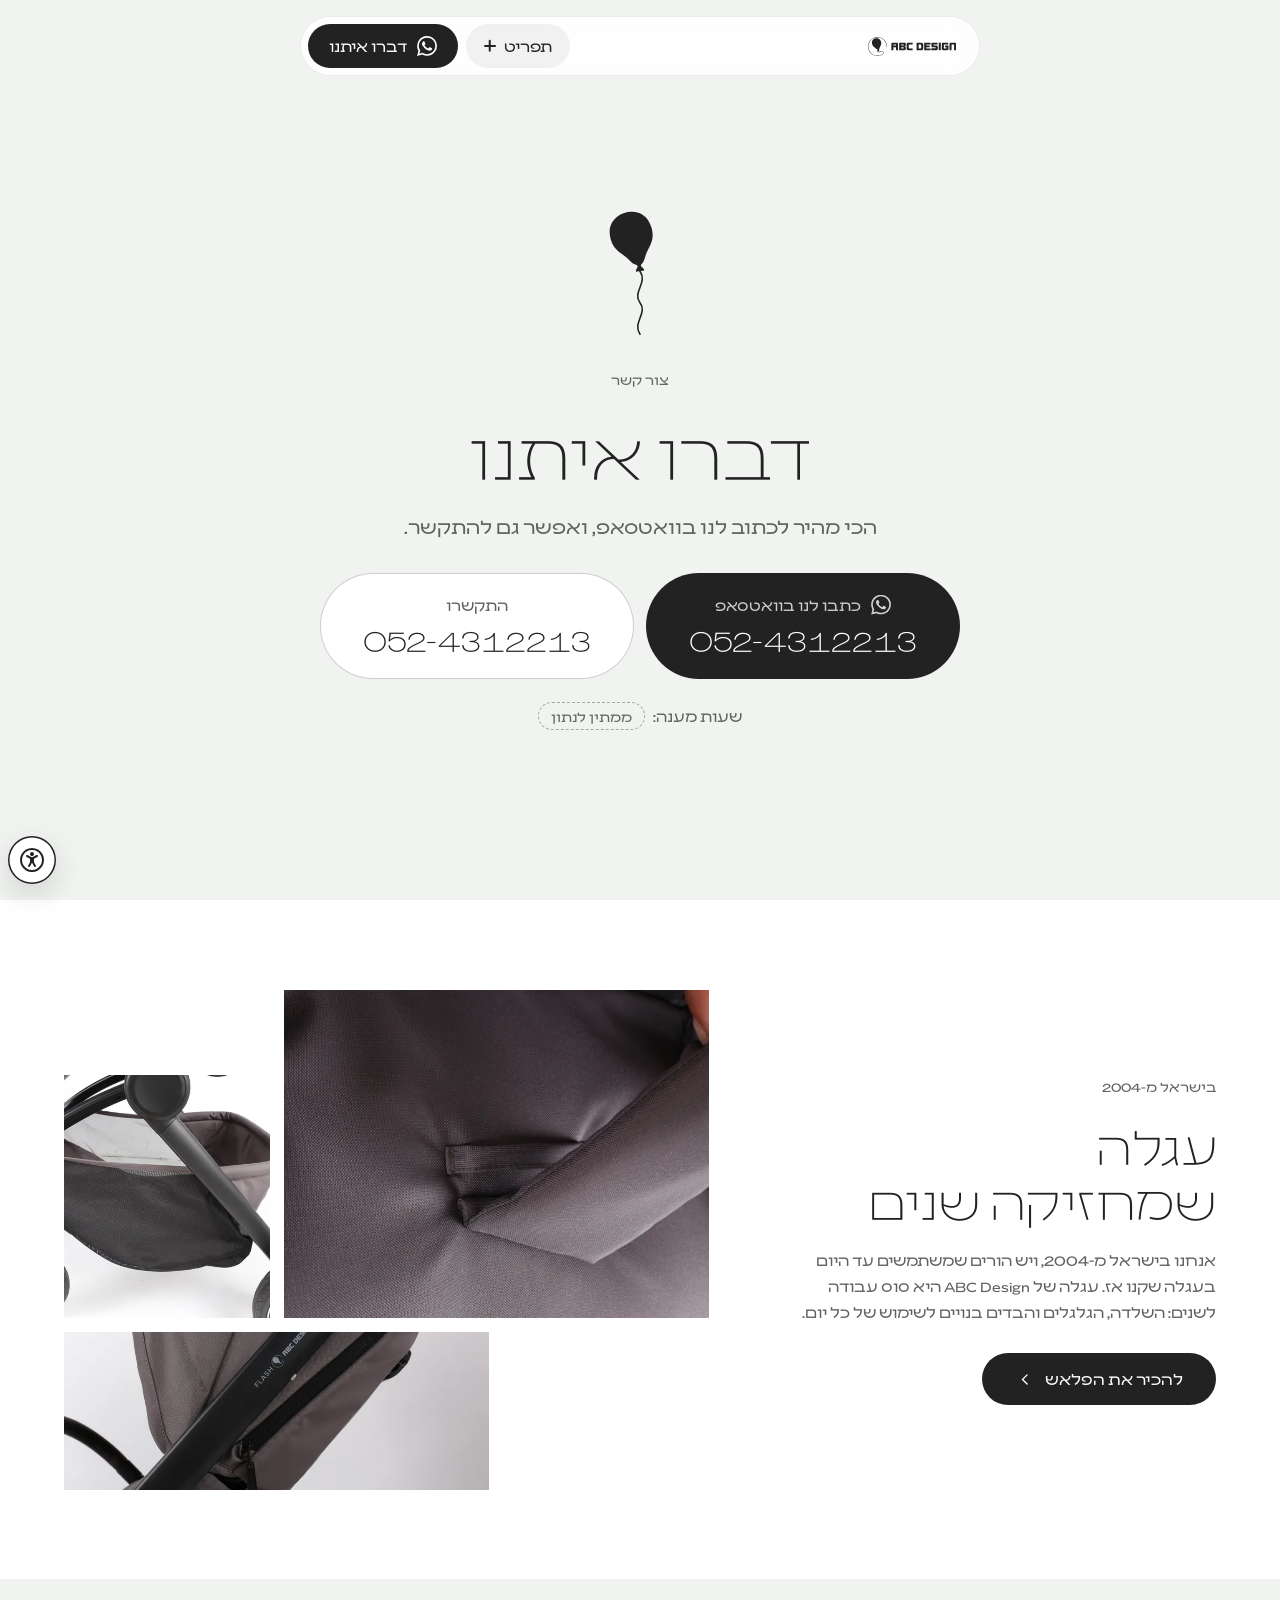
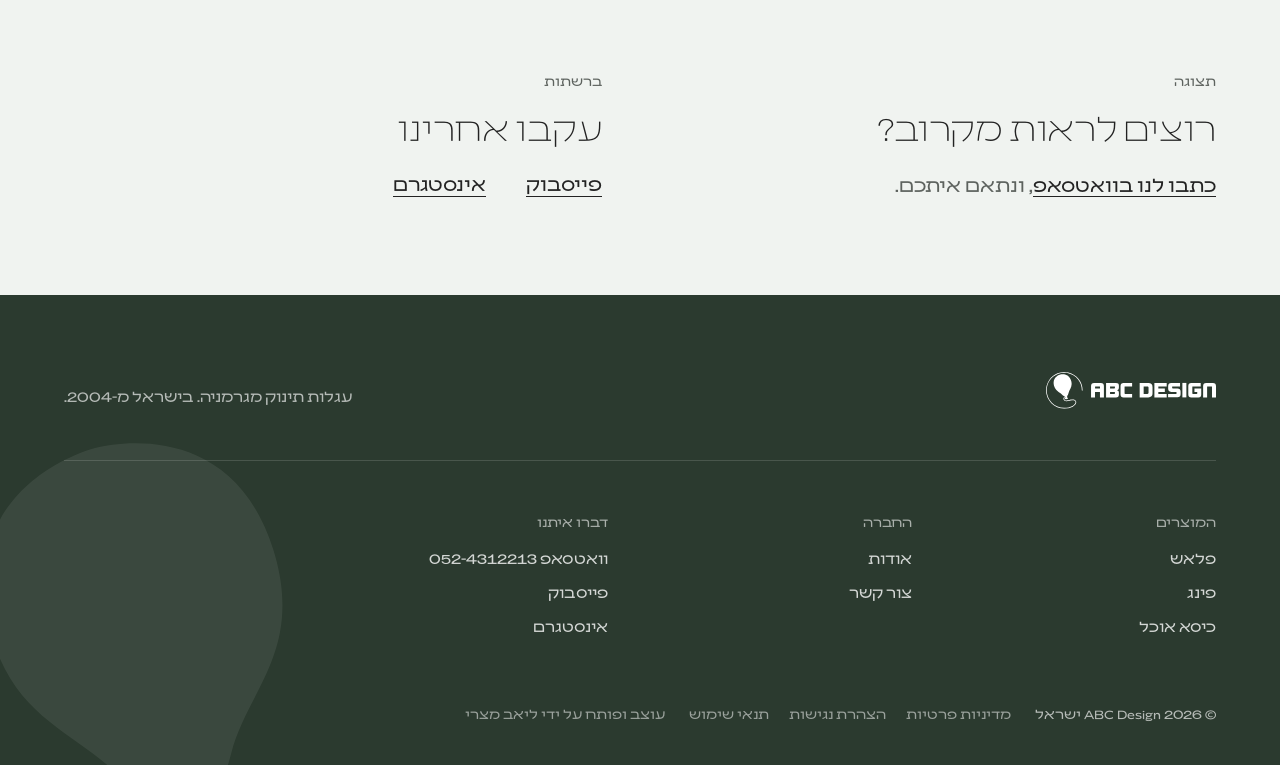
<file: contact.html>
<!doctype html>
<html lang="he" dir="rtl" data-motion="expressive">
<head>
<meta charset="utf-8">
<meta name="viewport" content="width=device-width, initial-scale=1">
<title>צור קשר · ABC Design ישראל</title>
<meta name="description" content="אפשר לפנות ל-ABC Design ישראל בוואטסאפ או בטלפון, בכל שאלה על העגלה, הטיולון וכיסא האוכל.">
<meta name="robots" content="noindex, nofollow">
<link rel="preload" href="fonts/Leon-Thin.woff2" as="font" type="font/woff2" crossorigin>
<link rel="preload" href="fonts/Leon-Regular.woff2" as="font" type="font/woff2" crossorigin>
<link rel="stylesheet" href="css/site.css?v=31">
<script>document.documentElement.classList.add("js");if(matchMedia("(prefers-reduced-motion: no-preference)").matches)document.documentElement.classList.add("open-anim");</script>
</head>
<body>
<svg width="0" height="0" style="position:absolute" aria-hidden="true" focusable="false">
  <!-- the ABC mark, taken as-is from _brand/abc-logo.svg (never redrawn by eye) -->
  <symbol id="logo" viewBox="0 0 439 94.6"><g><g><path d="M261.9,56.7c2,0,2.9-1,2.9-3V40.2c0-2-1-3-2.9-3h-9.7v19.6H261.9z M264.2,28.2c3.6,0,6.3,0.9,8.1,2.8 c1.9,1.9,2.8,4.6,2.8,8.2v15.5c0,3.6-0.9,6.3-2.8,8.2c-1.9,1.9-4.6,2.8-8.1,2.8h-22.3V28.2H264.2z"/></g><path d="M84.4,18.1c-6.6-8.4-16-14.4-26.5-16.9C48.4-1,38.7-0.2,29.7,3.4C21,6.9,13.6,12.8,8.3,20.5C2.9,28.4,0,37.7,0,47.3 c0,12.6,4.9,24.4,13.7,33.3c8.8,8.9,20.6,13.9,33.2,14l0.4,0c8.1,0,15.4-1.7,21.8-5.1c7.5-4,10.6-9.5,8.2-14.6 c-1.5-3.3-5.9-4.8-11-3.7c-0.1,0-2.9,0.5-5.9,1.3c-4.5,1.1-7.7,1-7.7,1l-0.1,0c-3.3,0-5.8-2-5.8-4.6c0-1.9,1.4-3.5,3.4-4.2L50.1,65 c-4.3,7-0.3,5.4-0.3,5.4c1.2-0.9,1.8,0,2.8-0.2c0,0,0,0,0.1,0c0,0,0,0,0.1,0c1-0.2,1.3-1.1,2.7-0.7c0,0,4.4,0.3-2.1-5.1l-0.1-0.1 c0.3,0,0.6,0,0.8,0.1c0.5,0.1,1-0.3,1.1-0.8c0.1-0.5-0.3-1-0.8-1.1c-0.1,0-0.3,0-0.5,0c1.5-1.1,3-3.4,4.3-8.5 c2.4-9.5,10.7-15.5,7.1-29.9C59.8,2.8,41.8,5.2,37.1,6.3C34.3,7,15.3,13.2,20.5,34.6C24.1,49,34.3,50.6,41,58 c2,2.2,3.6,3.5,5.1,4.3c0.9,0.5,1.8,0.8,2.7,0.9c-2.3,1.1-3.9,3.2-3.9,5.7c0,3.6,3.4,6.5,7.8,6.5c0.4,0,3.7,0.1,8.3-1 c2.9-0.8,5.7-1.3,5.7-1.3c4.1-0.9,7.8,0.2,8.9,2.6c2.8,6.1-4.9,10.8-7.4,12.1c-6.1,3.2-13.2,4.8-20.9,4.8l-0.4,0 c-12-0.1-23.3-4.9-31.8-13.4c-8.5-8.6-13.2-19.9-13.2-32c0-9.2,2.7-18.1,7.9-25.7C15,14.2,22.1,8.5,30.5,5.2 C39,1.7,48.4,1,57.4,3.1c10,2.3,19.1,8.1,25.4,16.2c6.3,8,9.7,17.9,9.7,28c0,0.5,0.4,1,1,1h0c0.5,0,1-0.4,1-1 C94.5,36.8,90.9,26.4,84.4,18.1"/><polygon points="279.9,65.7 279.9,28.2 311.7,28.2 311.7,37.2 290.1,37.2 290.1,42.5 306.9,42.5 306.9,51.4 290.1,51.4 290.1,56.7 311.7,56.7 311.7,65.7 "/><g><path d="M323.4,51.4c-5.3,0-7.9-2.6-7.9-7.9v-7.4c0-2.7,0.6-4.7,2-5.9c1.3-1.3,3.3-1.9,6-1.9h22.7v8.9h-18.8c-0.6,0-1,0.1-1.2,0.3 c-0.3,0.2-0.4,0.7-0.4,1.3v2.1c0,0.6,0.1,1,0.4,1.3c0.2,0.2,0.7,0.3,1.2,0.3h12.1c2.7,0,4.8,0.6,6.1,1.9c1.3,1.3,2,3.3,2,5.9v7.4 c0,2.7-0.7,4.7-2,5.9c-1.3,1.3-3.3,1.9-6,1.9h-24.3v-8.9h20.4c1.1,0,1.6-0.5,1.6-1.6V53c0-1.1-0.5-1.6-1.6-1.6H323.4z"/></g><rect x="352.2" y="28.2" width="10.3" height="37.4"/><g><path d="M389.1,56.7c0.6,0,1-0.1,1.2-0.3c0.2-0.2,0.3-0.6,0.3-1.1v-3.9h-7.2v-8.9h17.5v15.9c0,2.6-0.6,4.5-1.7,5.6 c-1.1,1.1-3,1.7-5.6,1.7h-18.2c-2.7,0-4.7-0.6-6-1.9c-1.3-1.3-1.9-3.3-1.9-5.9V36.1c0-2.7,0.6-4.7,1.9-5.9c1.3-1.3,3.3-1.9,6-1.9 h24.2v8.9h-20.2c-0.6,0-1,0.1-1.2,0.4c-0.2,0.2-0.3,0.7-0.3,1.2v16.4c0,0.6,0.1,1,0.3,1.2c0.2,0.2,0.6,0.4,1.2,0.4H389.1z"/></g><path d="M137.8,37.2h-9.6c-0.6,0-1,0.1-1.2,0.4c-0.2,0.2-0.3,0.7-0.3,1.2v3.7h12.7v-3.7c0-0.6-0.1-1-0.3-1.2 C138.8,37.3,138.4,37.2,137.8,37.2 M149.6,65.7h-10.3V51.4h-12.7v14.3h-10.3V36.1c0-2.7,0.6-4.7,1.9-5.9c1.3-1.3,3.3-1.9,6-1.9 h17.4c2.7,0,4.7,0.6,6,1.9c1.3,1.3,1.9,3.3,1.9,5.9V65.7z"/><path d="M165.4,51.4v5.3h11.1c0.6,0,1-0.1,1.2-0.4c0.2-0.2,0.3-0.7,0.3-1.2V53c0-0.6-0.1-1-0.3-1.2c-0.2-0.2-0.6-0.4-1.2-0.4H165.4 z M176.5,42.5c0.6,0,1-0.1,1.2-0.4c0.2-0.2,0.3-0.7,0.3-1.2v-2.1c0-0.6-0.1-1-0.3-1.2c-0.2-0.2-0.6-0.4-1.2-0.4h-11.1v5.3H176.5z M188.3,54.2v3.9c0,2.6-0.6,4.6-1.8,5.8c-1.2,1.2-3.2,1.8-5.8,1.8h-25.6V28.2h25.6c2.7,0,4.6,0.6,5.8,1.8c1.2,1.2,1.8,3.1,1.8,5.8 v3.9c0,2.4-0.5,4.1-1.4,5.2c-0.9,1.1-2.5,1.8-4.5,2c2.1,0.2,3.6,0.8,4.5,2C187.8,50.1,188.3,51.8,188.3,54.2"/><path d="M200.4,65.7c-2.7,0-4.7-0.6-6-1.9c-1.3-1.3-1.9-3.3-1.9-5.9V36.1c0-2.7,0.6-4.7,1.9-5.9c1.3-1.3,3.3-1.9,6-1.9h22v8.9h-18 c-0.6,0-1,0.1-1.2,0.4c-0.2,0.2-0.3,0.7-0.3,1.2v16.4c0,0.6,0.1,1,0.3,1.2c0.2,0.2,0.6,0.4,1.2,0.4h18v8.9H200.4z"/><path d="M417.6,37.2c-0.6,0-1,0.1-1.2,0.4c-0.2,0.2-0.3,0.7-0.3,1.2v26.9h-10.3V36.1c0-2.7,0.6-4.7,1.9-5.9c1.3-1.3,3.3-1.9,6-1.9 h17.4c2.7,0,4.7,0.6,6,1.9c1.3,1.3,1.9,3.3,1.9,5.9v29.6h-10.3V38.8c0-0.6-0.1-1-0.3-1.2c-0.2-0.2-0.6-0.4-1.2-0.4H417.6z"/></g></symbol>
  <!-- the balloon alone: segments 29-35 and the knot (16-28) of the mark's path, in absolute coordinates -->
  <symbol id="balloon" viewBox="18 4 52 68"><path d="M53.9,62.5C55.4,61.4,56.9,59.1,58.2,54C60.6,44.5,68.9,38.5,65.3,24.1C59.8,2.8,41.8,5.2,37.1,6.3C34.3,7,15.3,13.2,20.5,34.6C24.1,49,34.3,50.6,41,58C43,60.2,44.6,61.5,46.1,62.3C47,62.8,47.9,63.1,48.8,63.2L50.1,65C45.8,72,49.8,70.4,49.8,70.4C51,69.5,51.6,70.4,52.6,70.2L52.8,70.2C53.8,70,54.1,69.1,55.5,69.5C55.5,69.5,59.9,69.8,53.4,64.4L53.3,64.3Z"/></symbol>
  <symbol id="i-wa" viewBox="0 0 300 300"><path transform="translate(0 300) scale(1 -1)" d="M256 256Q235 277 207.5 288.5Q180 300 151 300Q110 300 76.0 280.0Q42 260 22.0 226.0Q2 192 2.0 151.5Q2 111 22 77L1 0L80 21Q113 3 151 3Q191 3 225.0 23.0Q259 43 279.0 77.0Q299 111 299 151Q299 181 288.0 208.0Q277 235 256 256ZM151 28Q117 28 88 45L83 48L36 35L49 81L46 86Q27 116 27.0 150.5Q27 185 43.5 213.5Q60 242 88.5 258.5Q117 275 151 275Q175 275 198.0 265.5Q221 256 238.5 238.5Q256 221 265.0 198.5Q274 176 274 151Q274 118 257.5 89.5Q241 61 212.5 44.5Q184 28 151 28ZM218 120Q198 131 194.0 132.0Q190 133 188.0 133.0Q186 133 185 130Q181 126 173 116Q170 112 165 115L162 116Q147 123 135.0 133.5Q123 144 114 159Q113 162 113.5 163.5Q114 165 116 167L121 173Q123 175 125 178V179Q127 182 125 186L113 214Q112 218 110.0 219.0Q108 220 106 220H98Q92 220 88 215H87Q82 209 80 204Q75 195 75.0 184.0Q75 173 82 159Q85 152 90 146L91 145Q100 132 111 121Q132 99 154 90Q163 86 174.0 82.5Q185 79 198 81Q204 81 212.5 86.5Q221 92 223.0 98.0Q225 104 225.5 109.0Q226 114 225.5 115.5Q225 117 220 119Z"/></symbol>
  <symbol id="i-a11y" viewBox="0 0 300 300"><path transform="translate(0 300) scale(1 -1)" d="M125 225Q125 235 132.5 242.5Q140 250 150.0 250.0Q160 250 167.5 242.5Q175 235 175.0 225.0Q175 215 167.5 207.5Q160 200 150.0 200.0Q140 200 132.5 207.5Q125 215 125 225ZM300 150Q300 109 280.0 74.5Q260 40 225.5 20.0Q191 0 150.0 0.0Q109 0 74.5 20.0Q40 40 20.0 74.5Q0 109 0.0 150.0Q0 191 20.0 225.5Q40 260 74.5 280.0Q109 300 150.0 300.0Q191 300 225.5 280.0Q260 260 280.0 225.5Q300 191 300 150ZM275 150Q275 184 258.0 212.5Q241 241 212.5 258.0Q184 275 150.0 275.0Q116 275 87.5 258.0Q59 241 42.0 212.5Q25 184 25.0 150.0Q25 116 42.0 87.5Q59 59 87.5 42.0Q116 25 150.0 25.0Q184 25 212.5 42.0Q241 59 258.0 87.5Q275 116 275 150ZM207 211 160 188H140L93 211Q88 213 83.5 211.5Q79 210 76.5 205.5Q74 201 75.5 196.0Q77 191 82 189L125 167V123L102 81Q99 77 100.5 72.0Q102 67 105.5 65.0Q109 63 113 63Q120 63 124 69L148 113H152L177 69Q180 62 187 63Q191 63 194.5 65.0Q198 67 199.5 72.0Q201 77 198 81L175 123V167L218 189Q223 191 224.5 196.0Q226 201 224.0 205.5Q222 210 217.0 211.5Q212 213 207 211Z"/></symbol>
  <symbol id="i-arr" viewBox="0 0 24 24"><path d="M14.5 6.5 9 12l5.5 5.5" fill="none" stroke="currentColor" stroke-width="1.6" stroke-linecap="round" stroke-linejoin="round"/></symbol>
</svg>

<a class="skip" href="#main">דלג לתוכן</a>

<!-- header: MV:hd8, a capsule that opens into the menu -->
<header class="hd h8x" id="hd">
  <div class="h8-card">
    <div class="h8-bar">
      <a class="hlogo" href="index.html" aria-label="ABC Design ישראל, לעמוד הבית"><svg aria-hidden="true"><use href="#logo"/></svg></a>
      <button class="h8-a11y" type="button" data-a11y-open aria-label="נגישות: התאמות תצוגה"><svg class="ic" aria-hidden="true"><use href="#i-a11y"/></svg></button>
      <button class="h8-toggle" type="button" aria-expanded="false" aria-controls="h8p"><span>תפריט</span><i aria-hidden="true"></i></button>
      <a class="btn btn-solid btn-sm" href="https://wa.me/972524312213" data-wa="היי, הגעתי מהאתר של ABC Design ויש לי שאלה" target="_blank" rel="noopener"><svg class="ic" aria-hidden="true"><use href="#i-wa"/></svg>דברו איתנו</a>
    </div>
    <div class="h8-panel" id="h8p"><div>
      <div class="h8-in">
        <nav class="h8-links" aria-label="ראשי">
          <a href="flash.html">פלאש <small>עגלה</small></a>
          <a href="ping.html">פינג <small>טיולון</small></a>
          <a href="high-chair.html">כיסא אוכל</a>
          <a href="about.html">אודות</a>
          <a href="contact.html" aria-current="page">צור קשר</a>
        </nav>
        <div class="h8-side">
          <span>עגלות תינוק בהנדסה גרמנית</span>
          <a href="https://wa.me/972524312213" data-wa="היי, הגעתי מהאתר של ABC Design ויש לי שאלה" target="_blank" rel="noopener">וואטסאפ&nbsp;<span class="tel" dir="ltr">052-4312213</span></a>
          <a class="btn btn-solid btn-sm" href="https://wa.me/972524312213" data-wa="היי, הגעתי מהאתר של ABC Design ויש לי שאלה" target="_blank" rel="noopener"><svg class="ic" aria-hidden="true"><use href="#i-wa"/></svg>דברו איתנו</a>
        </div>
      </div>
    </div></div>
  </div>
</header>

<main id="main" tabindex="-1">
  <!-- 01 · the opening: a short page, no big photo, two big buttons in the middle (copy). The page's signature is the
       mark itself: the balloon hangs over the words and its string draws down to them, and on the way out it floats up -->
  <section class="hero c-hero" id="hero" aria-labelledby="hero-title">
    <div class="c-sign" aria-hidden="true">
      <svg class="c-balloon"><use href="#balloon"/></svg>
      <svg class="c-string" viewBox="0 0 24 120" preserveAspectRatio="none"><path class="c-line" pathLength="1" d="M12,0 C20,22 4,40 12,60 C20,80 4,98 12,120"/></svg>
    </div>
    <div class="c-text">
      <p class="kick rv">צור קשר</p>
      <h1 id="hero-title"><span class="hl"><span>דברו איתנו</span></span></h1>
      <p class="lead rv" style="--i:1">הכי מהיר לכתוב לנו בוואטסאפ, ואפשר גם להתקשר.</p>
      <div class="cta c-tiles rv" style="--i:2">
        <a class="c-tile c-tile-wa" href="https://wa.me/972524312213" data-wa="היי, הגעתי מהאתר של ABC Design ויש לי שאלה" target="_blank" rel="noopener">
          <span class="c-tile-label"><svg class="ic" aria-hidden="true"><use href="#i-wa"/></svg>כתבו לנו בוואטסאפ</span>
          <span class="c-tile-num lat" dir="ltr">052-4312213</span>
        </a>
        <!-- TODO(קובי): מספר הטלפון לשיחות. בינתיים המספר של הוואטסאפ, כמו בשאר העמודים -->
        <a class="c-tile c-tile-tel" href="tel:+972524312213">
          <span class="c-tile-label">התקשרו</span>
          <span class="c-tile-num lat" dir="ltr">052-4312213</span>
        </a>
      </div>
      <!-- TODO(קובי): שעות מענה -->
      <p class="c-hours rv" style="--i:3">שעות מענה: <span class="tbd">ממתין לנתון</span></p>
    </div>
  </section>

  <!-- 02 · old customers, C8 split: the words beside three close-ups of what they ask for (a fabric, a wheel, the frame),
       each at its own depth (MV:g12, approved for this project) -->
  <section class="parts" data-axis="start" aria-labelledby="pt-title" data-parallax>
    <div class="pt-text reveal">
      <p class="kick">בישראל מ-2004</p>
      <h2 id="pt-title">עגלה שמחזיקה שנים</h2>
      <p>אנחנו בישראל מ-2004, ויש הורים שמשתמשים עד היום בעגלה שקנו אז. עגלה של <span class="lat">ABC Design</span> היא סוס עבודה לשנים: השלדה, הגלגלים והבדים בנויים לשימוש של כל יום.</p>
      <a class="btn btn-solid" href="flash.html">להכיר את הפלאש<svg class="ic ic-arr" aria-hidden="true"><use href="#i-arr"/></svg></a>
    </div>
    <!-- TODO(קובי): צילום של עגלת ABC ישנה, אם יש. בינתיים תקריבים של הפלאש -->
    <div class="pt-grid">
      <figure class="fb pt-1"><img class="layer" data-depth="0.08" src="images/detail-fabric.webp" srcset="images/detail-fabric-800.webp 800w, images/detail-fabric.webp 1600w" sizes="(max-width: 767px) 100vw, 30vw" width="1600" height="1067" alt="יד מרימה את כיסוי הרגליים של עגלת ABC Design, תקריב של הבד" loading="lazy" decoding="async"></figure>
      <figure class="fb pt-2"><img class="layer" data-depth="0.16" src="images/detail-wheel.webp" srcset="images/detail-wheel-800.webp 800w, images/detail-wheel.webp 1600w" sizes="(max-width: 767px) 50vw, 20vw" width="1600" height="1067" alt="גלגל אחורי של עגלת ABC Design" loading="lazy" decoding="async"></figure>
      <figure class="fb pt-3"><img class="layer" data-depth="0.04" src="images/detail-frame.webp" srcset="images/detail-frame-800.webp 800w, images/detail-frame.webp 1600w" sizes="(max-width: 767px) 50vw, 20vw" width="1600" height="1067" alt="השלדה של עגלת ABC Design, עם הכיתוב ABC Design" loading="lazy" decoding="async"></figure>
    </div>
  </section>

  <!-- 03 + 04 · where to see the strollers, and the social pages: one quiet row of two, the last thing before the footer -->
  <section class="c-more" id="closing" aria-label="תצוגה ורשתות">
    <div class="cm-col reveal">
      <p class="kick">תצוגה</p>
      <h2>רוצים לראות מקרוב?</h2>
      <!-- TODO(קובי): כשאולם התצוגה באור יהודה ייפתח, כתובת ושעות כאן -->
      <p><a class="cm-link" href="https://wa.me/972524312213" data-wa="היי, הגעתי מהאתר של ABC Design ויש לי שאלה" target="_blank" rel="noopener">כתבו לנו בוואטסאפ</a>, ונתאם איתכם.</p>
    </div>
    <div class="cm-col reveal" style="--i:1">
      <p class="kick">ברשתות</p>
      <h2>עקבו אחרינו</h2>
      <!-- TODO(קובי): לאמת שהעמודים פעילים -->
      <ul class="cm-social">
        <li><a class="tlink" href="https://www.facebook.com/abcdesignisrael" target="_blank" rel="noopener"><span>פייסבוק</span></a></li>
        <li><a class="tlink" href="https://www.instagram.com/abcdesignil" target="_blank" rel="noopener"><span>אינסטגרם</span></a></li>
      </ul>
    </div>
  </section>
</main>

<!-- footer: MV:ft8, the brand signature -->
<footer class="ftw ft8" id="ft">
  <svg class="ft8-mark" aria-hidden="true"><use href="#balloon"/></svg>
  <div class="ft8-top ft-rv">
    <a class="ft-logo" href="index.html" aria-label="ABC Design ישראל, לעמוד הבית"><svg aria-hidden="true"><use href="#logo"/></svg></a>
    <p>עגלות תינוק מגרמניה. בישראל מ-2004.</p>
  </div>
  <div class="ft8-row ft-rv" style="--i:1">
    <div><h3>המוצרים</h3><ul><li><a href="flash.html">פלאש</a></li><li><a href="ping.html">פינג</a></li><li><a href="high-chair.html">כיסא אוכל</a></li></ul></div>
    <div><h3>החברה</h3><ul><li><a href="about.html">אודות</a></li><li><a href="contact.html" aria-current="page">צור קשר</a></li></ul></div>
    <div><h3>דברו איתנו</h3><ul><li><a href="https://wa.me/972524312213" data-wa="היי, הגעתי מהאתר של ABC Design ויש לי שאלה" target="_blank" rel="noopener">וואטסאפ&nbsp;<span class="tel" dir="ltr">052-4312213</span></a></li><li><a href="https://www.facebook.com/abcdesignisrael" target="_blank" rel="noopener">פייסבוק</a></li><li><a href="https://www.instagram.com/abcdesignil" target="_blank" rel="noopener">אינסטגרם</a></li></ul></div>
  </div>
  <div class="ft-legal">
    <p>© <span data-year>2026</span> <span class="lat">ABC Design</span> ישראל</p>
    <nav aria-label="מסמכים"><a href="privacy.html">מדיניות פרטיות</a><a href="accessibility.html">הצהרת נגישות</a><a href="terms.html">תנאי שימוש</a></nav>
    <p class="ft-credit"><a href="https://liavmatzri.co.il" rel="noopener" target="_blank">עוצב ופותח על ידי ליאב מצרי</a></p>
  </div>
</footer>

<div class="fabs" id="fabs">
  <a class="fab fab-wa" href="https://wa.me/972524312213" data-wa="היי, הגעתי מהאתר של ABC Design ויש לי שאלה" target="_blank" rel="noopener" aria-label="כתבו לנו בוואטסאפ"><svg class="ic" aria-hidden="true"><use href="#i-wa"/></svg><span class="fab-tip" aria-hidden="true">כתבו לנו בוואטסאפ</span></a>
  <a class="fab fab-a11y" href="accessibility.html" aria-label="התאמות תצוגה"><svg class="ic" aria-hidden="true"><use href="#i-a11y"/></svg></a>
</div>

<script src="vendor/gsap.min.js"></script>
<script src="vendor/ScrollTrigger.min.js"></script>
<script src="js/site.js?v=16" defer></script>
<script src="js/a11y.js?v=1" defer></script>
<script src="js/snap-icons.js?v=1" defer></script>
</body>
</html>
</file>
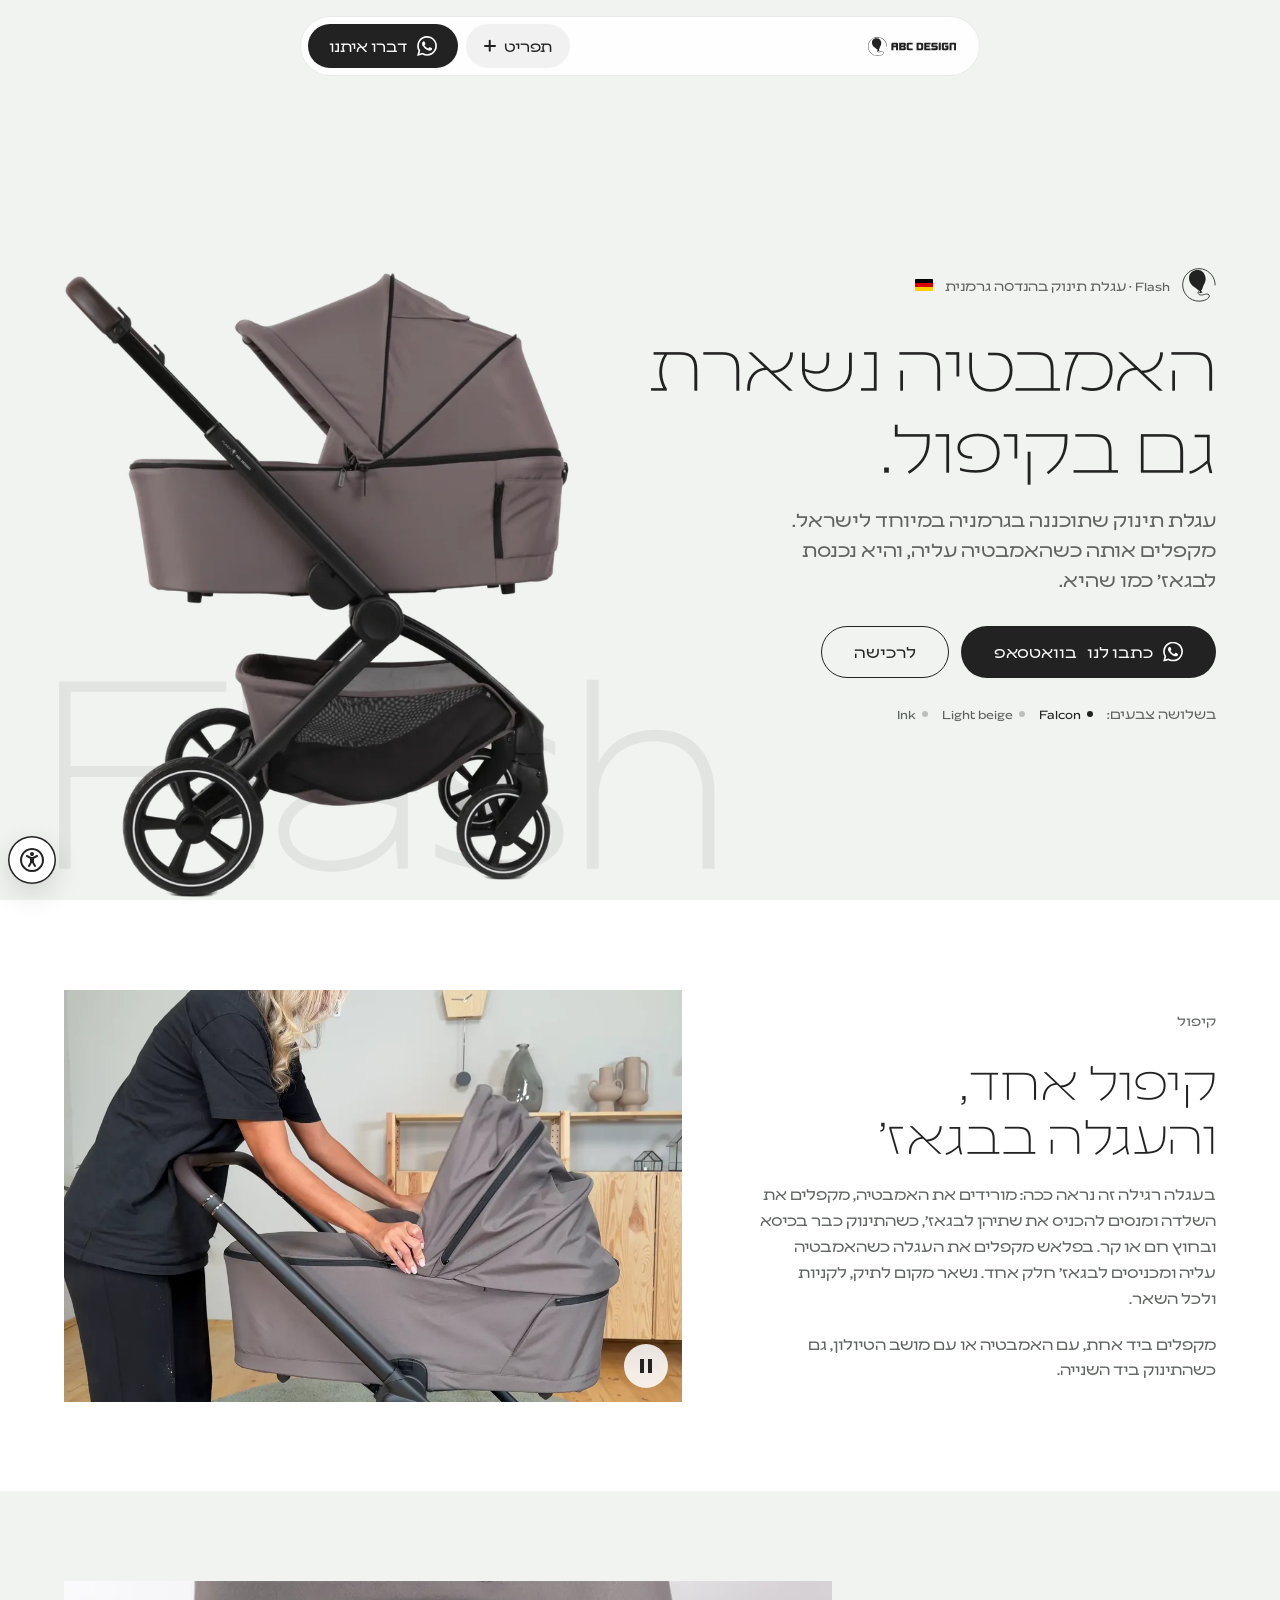
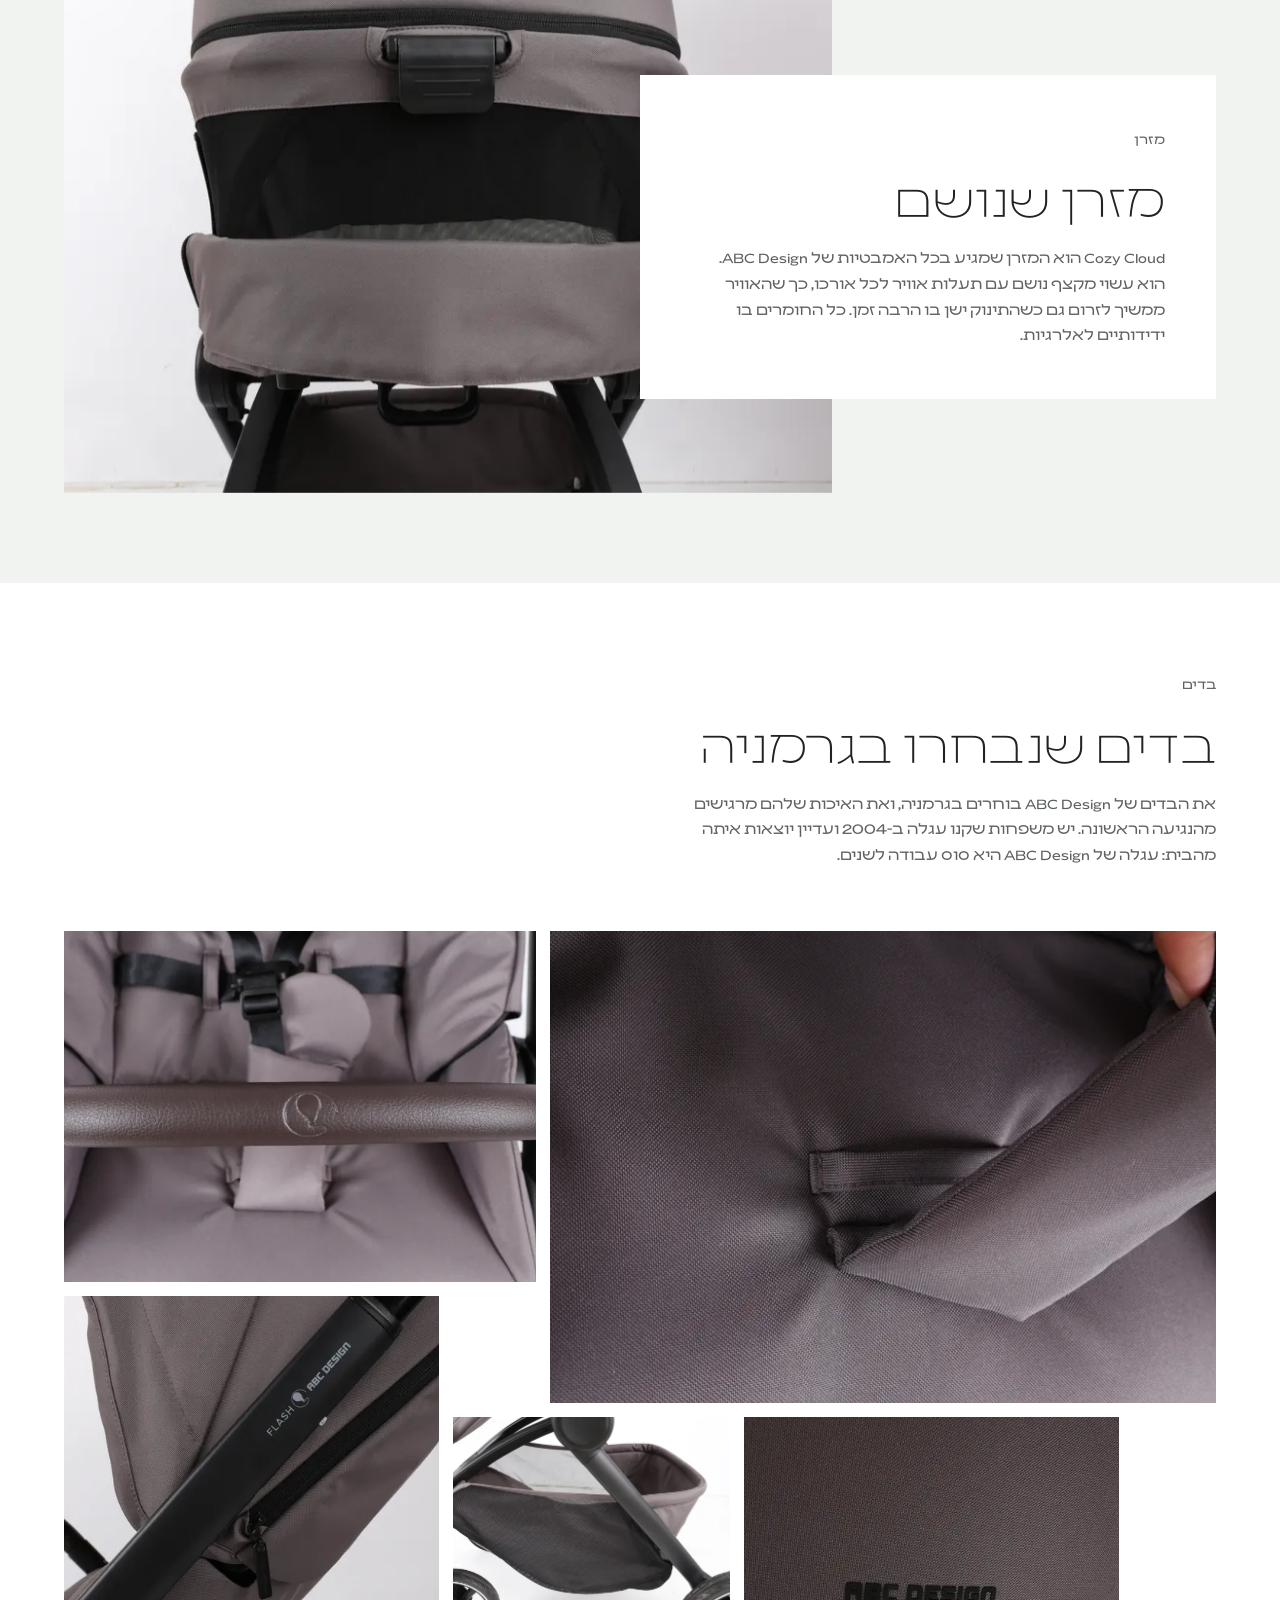
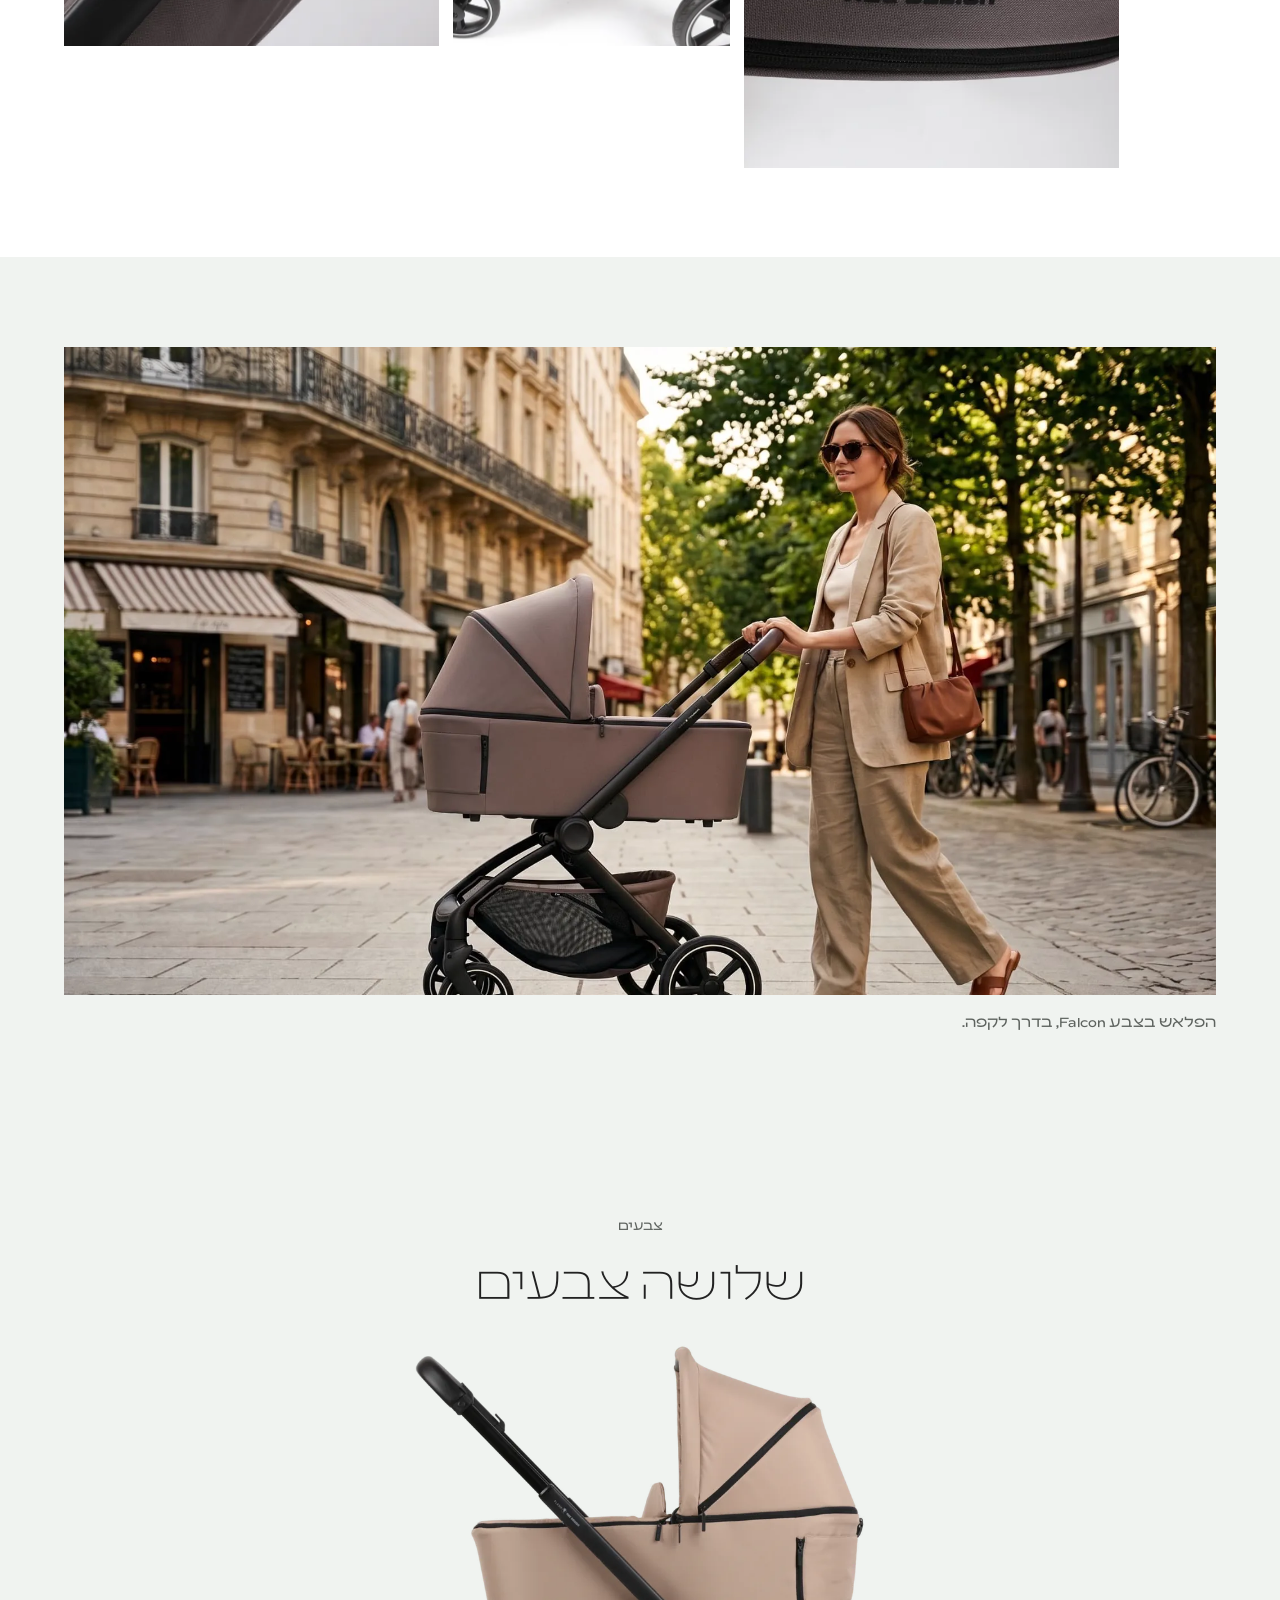
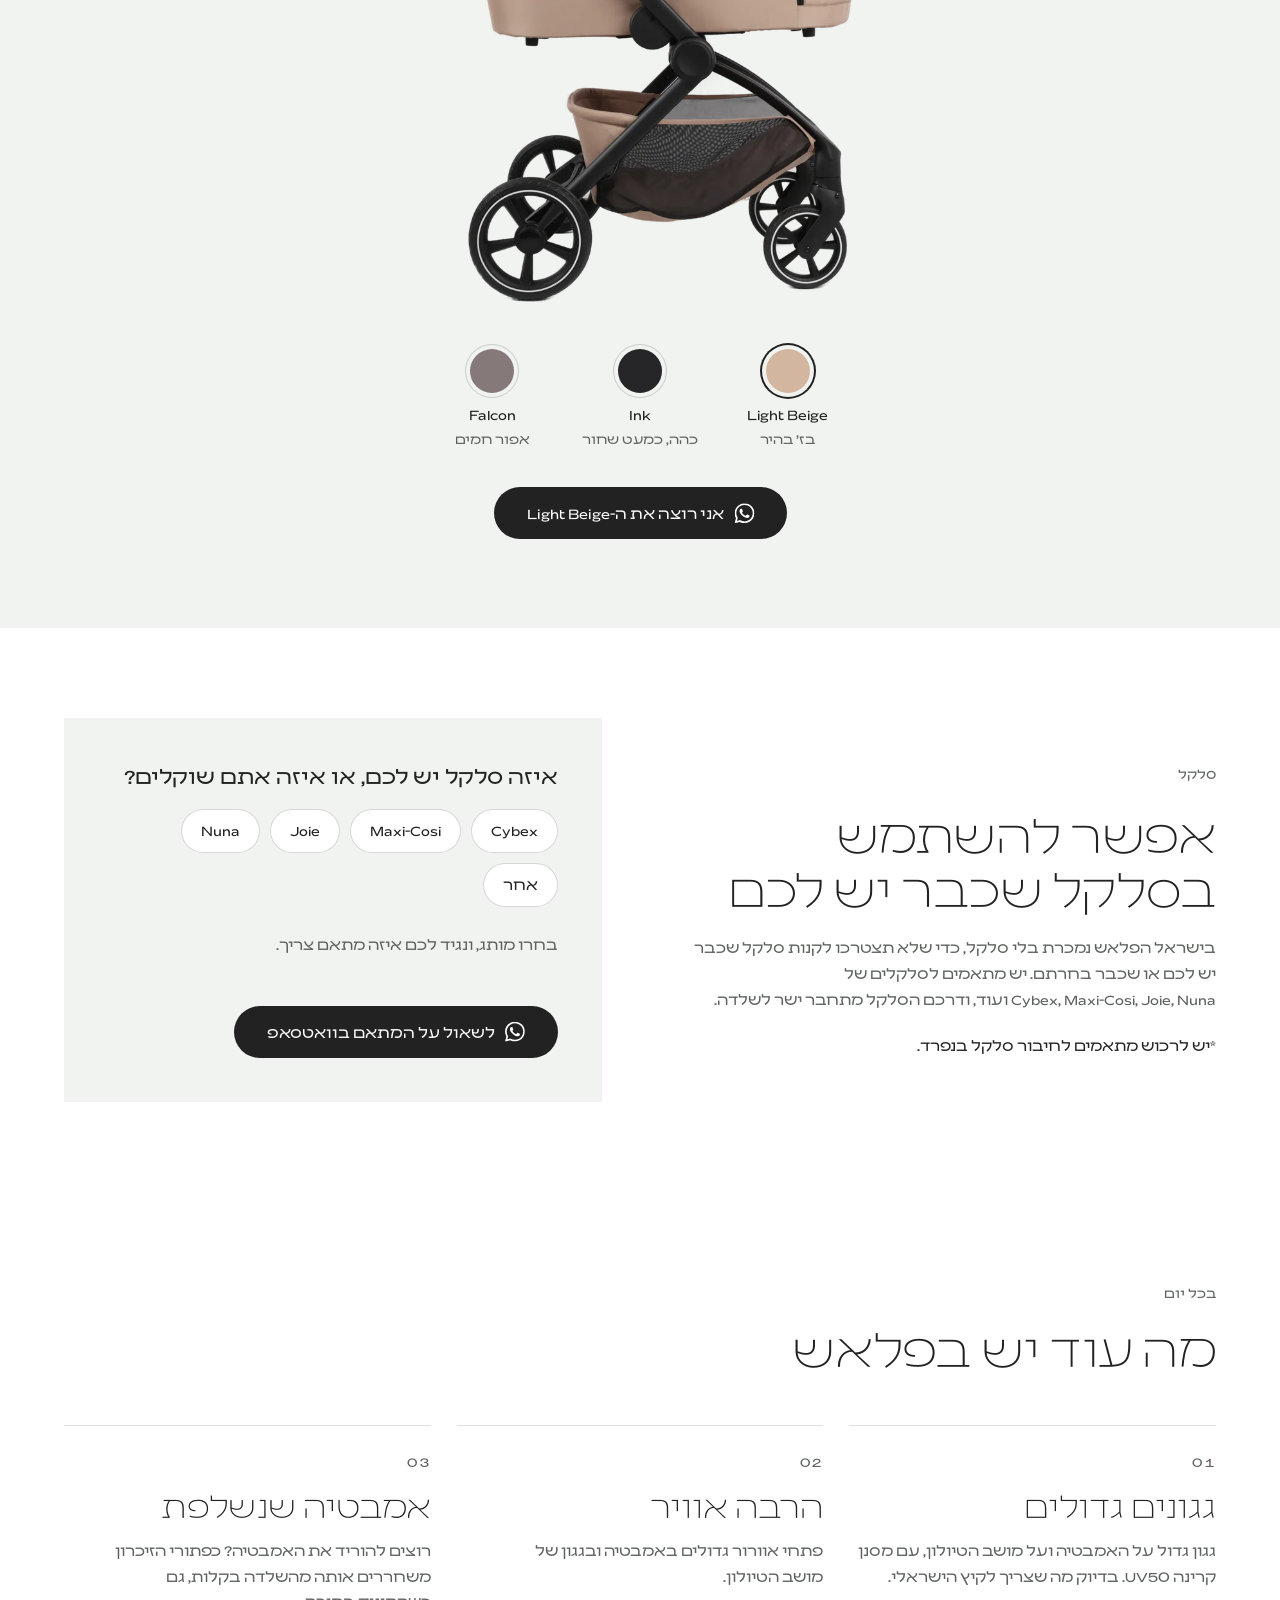
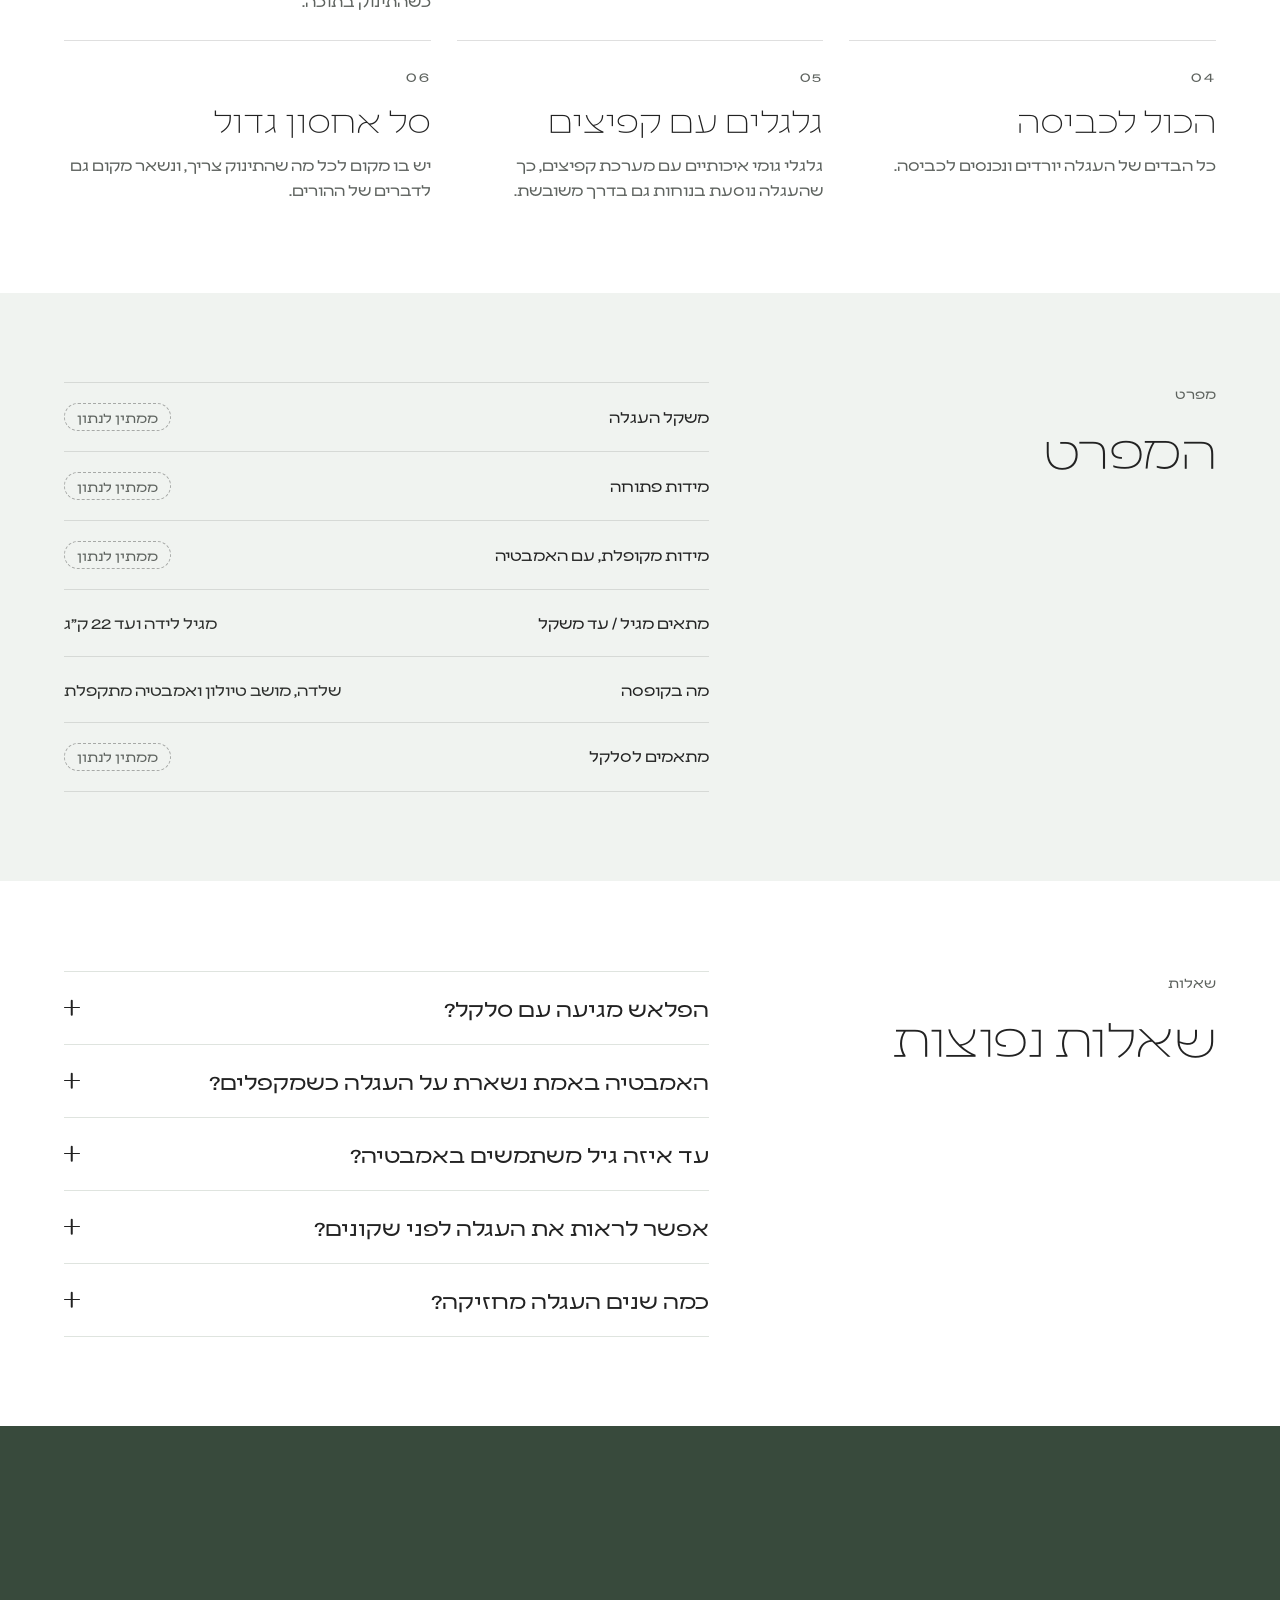
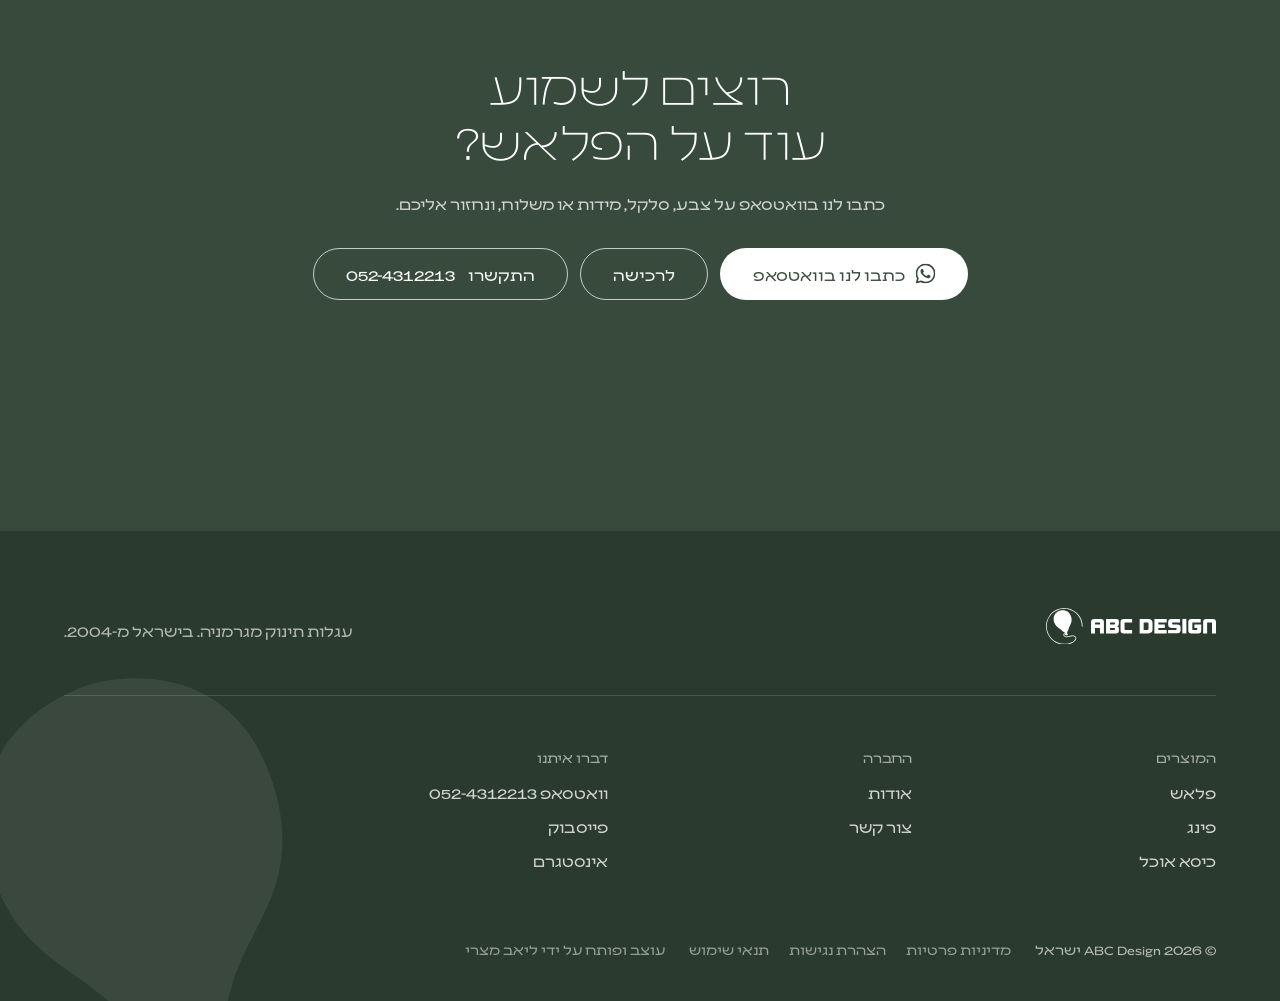
<file: flash.html>
<!doctype html>
<html lang="he" dir="rtl" data-motion="expressive">
<head>
<meta charset="utf-8">
<meta name="viewport" content="width=device-width, initial-scale=1">
<title>הפלאש · עגלת תינוק שמתקפלת עם האמבטיה · ABC Design ישראל</title>
<meta name="description" content="הפלאש של ABC Design: עגלת תינוק שתוכננה בגרמניה במיוחד לישראל. מקפלים אותה עם האמבטיה, מזרן Cozy Cloud בכל אמבטיה, ומתאמים לסלקל שכבר יש לכם.">
<meta name="robots" content="noindex, nofollow">
<link rel="preload" href="fonts/Leon-Thin.woff2" as="font" type="font/woff2" crossorigin>
<link rel="preload" href="fonts/Leon-Regular.woff2" as="font" type="font/woff2" crossorigin>
<link rel="preload" as="image" type="image/webp" imagesrcset="images/flash-falcon-34-700.webp 700w, images/flash-falcon-34.webp 1100w" imagesizes="(max-width: 1023px) 70vw, 40vw" fetchpriority="high">
<link rel="stylesheet" href="css/site.css?v=34">
<script>document.documentElement.classList.add("js");if(matchMedia("(prefers-reduced-motion: no-preference)").matches)document.documentElement.classList.add("open-anim");</script>
</head>
<body>
<svg width="0" height="0" style="position:absolute" aria-hidden="true" focusable="false">
  <!-- the ABC mark, taken as-is from _brand/abc-logo.svg (never redrawn by eye) -->
  <symbol id="logo" viewBox="0 0 439 94.6"><g><g><path d="M261.9,56.7c2,0,2.9-1,2.9-3V40.2c0-2-1-3-2.9-3h-9.7v19.6H261.9z M264.2,28.2c3.6,0,6.3,0.9,8.1,2.8 c1.9,1.9,2.8,4.6,2.8,8.2v15.5c0,3.6-0.9,6.3-2.8,8.2c-1.9,1.9-4.6,2.8-8.1,2.8h-22.3V28.2H264.2z"/></g><path d="M84.4,18.1c-6.6-8.4-16-14.4-26.5-16.9C48.4-1,38.7-0.2,29.7,3.4C21,6.9,13.6,12.8,8.3,20.5C2.9,28.4,0,37.7,0,47.3 c0,12.6,4.9,24.4,13.7,33.3c8.8,8.9,20.6,13.9,33.2,14l0.4,0c8.1,0,15.4-1.7,21.8-5.1c7.5-4,10.6-9.5,8.2-14.6 c-1.5-3.3-5.9-4.8-11-3.7c-0.1,0-2.9,0.5-5.9,1.3c-4.5,1.1-7.7,1-7.7,1l-0.1,0c-3.3,0-5.8-2-5.8-4.6c0-1.9,1.4-3.5,3.4-4.2L50.1,65 c-4.3,7-0.3,5.4-0.3,5.4c1.2-0.9,1.8,0,2.8-0.2c0,0,0,0,0.1,0c0,0,0,0,0.1,0c1-0.2,1.3-1.1,2.7-0.7c0,0,4.4,0.3-2.1-5.1l-0.1-0.1 c0.3,0,0.6,0,0.8,0.1c0.5,0.1,1-0.3,1.1-0.8c0.1-0.5-0.3-1-0.8-1.1c-0.1,0-0.3,0-0.5,0c1.5-1.1,3-3.4,4.3-8.5 c2.4-9.5,10.7-15.5,7.1-29.9C59.8,2.8,41.8,5.2,37.1,6.3C34.3,7,15.3,13.2,20.5,34.6C24.1,49,34.3,50.6,41,58 c2,2.2,3.6,3.5,5.1,4.3c0.9,0.5,1.8,0.8,2.7,0.9c-2.3,1.1-3.9,3.2-3.9,5.7c0,3.6,3.4,6.5,7.8,6.5c0.4,0,3.7,0.1,8.3-1 c2.9-0.8,5.7-1.3,5.7-1.3c4.1-0.9,7.8,0.2,8.9,2.6c2.8,6.1-4.9,10.8-7.4,12.1c-6.1,3.2-13.2,4.8-20.9,4.8l-0.4,0 c-12-0.1-23.3-4.9-31.8-13.4c-8.5-8.6-13.2-19.9-13.2-32c0-9.2,2.7-18.1,7.9-25.7C15,14.2,22.1,8.5,30.5,5.2 C39,1.7,48.4,1,57.4,3.1c10,2.3,19.1,8.1,25.4,16.2c6.3,8,9.7,17.9,9.7,28c0,0.5,0.4,1,1,1h0c0.5,0,1-0.4,1-1 C94.5,36.8,90.9,26.4,84.4,18.1"/><polygon points="279.9,65.7 279.9,28.2 311.7,28.2 311.7,37.2 290.1,37.2 290.1,42.5 306.9,42.5 306.9,51.4 290.1,51.4 290.1,56.7 311.7,56.7 311.7,65.7 "/><g><path d="M323.4,51.4c-5.3,0-7.9-2.6-7.9-7.9v-7.4c0-2.7,0.6-4.7,2-5.9c1.3-1.3,3.3-1.9,6-1.9h22.7v8.9h-18.8c-0.6,0-1,0.1-1.2,0.3 c-0.3,0.2-0.4,0.7-0.4,1.3v2.1c0,0.6,0.1,1,0.4,1.3c0.2,0.2,0.7,0.3,1.2,0.3h12.1c2.7,0,4.8,0.6,6.1,1.9c1.3,1.3,2,3.3,2,5.9v7.4 c0,2.7-0.7,4.7-2,5.9c-1.3,1.3-3.3,1.9-6,1.9h-24.3v-8.9h20.4c1.1,0,1.6-0.5,1.6-1.6V53c0-1.1-0.5-1.6-1.6-1.6H323.4z"/></g><rect x="352.2" y="28.2" width="10.3" height="37.4"/><g><path d="M389.1,56.7c0.6,0,1-0.1,1.2-0.3c0.2-0.2,0.3-0.6,0.3-1.1v-3.9h-7.2v-8.9h17.5v15.9c0,2.6-0.6,4.5-1.7,5.6 c-1.1,1.1-3,1.7-5.6,1.7h-18.2c-2.7,0-4.7-0.6-6-1.9c-1.3-1.3-1.9-3.3-1.9-5.9V36.1c0-2.7,0.6-4.7,1.9-5.9c1.3-1.3,3.3-1.9,6-1.9 h24.2v8.9h-20.2c-0.6,0-1,0.1-1.2,0.4c-0.2,0.2-0.3,0.7-0.3,1.2v16.4c0,0.6,0.1,1,0.3,1.2c0.2,0.2,0.6,0.4,1.2,0.4H389.1z"/></g><path d="M137.8,37.2h-9.6c-0.6,0-1,0.1-1.2,0.4c-0.2,0.2-0.3,0.7-0.3,1.2v3.7h12.7v-3.7c0-0.6-0.1-1-0.3-1.2 C138.8,37.3,138.4,37.2,137.8,37.2 M149.6,65.7h-10.3V51.4h-12.7v14.3h-10.3V36.1c0-2.7,0.6-4.7,1.9-5.9c1.3-1.3,3.3-1.9,6-1.9 h17.4c2.7,0,4.7,0.6,6,1.9c1.3,1.3,1.9,3.3,1.9,5.9V65.7z"/><path d="M165.4,51.4v5.3h11.1c0.6,0,1-0.1,1.2-0.4c0.2-0.2,0.3-0.7,0.3-1.2V53c0-0.6-0.1-1-0.3-1.2c-0.2-0.2-0.6-0.4-1.2-0.4H165.4 z M176.5,42.5c0.6,0,1-0.1,1.2-0.4c0.2-0.2,0.3-0.7,0.3-1.2v-2.1c0-0.6-0.1-1-0.3-1.2c-0.2-0.2-0.6-0.4-1.2-0.4h-11.1v5.3H176.5z M188.3,54.2v3.9c0,2.6-0.6,4.6-1.8,5.8c-1.2,1.2-3.2,1.8-5.8,1.8h-25.6V28.2h25.6c2.7,0,4.6,0.6,5.8,1.8c1.2,1.2,1.8,3.1,1.8,5.8 v3.9c0,2.4-0.5,4.1-1.4,5.2c-0.9,1.1-2.5,1.8-4.5,2c2.1,0.2,3.6,0.8,4.5,2C187.8,50.1,188.3,51.8,188.3,54.2"/><path d="M200.4,65.7c-2.7,0-4.7-0.6-6-1.9c-1.3-1.3-1.9-3.3-1.9-5.9V36.1c0-2.7,0.6-4.7,1.9-5.9c1.3-1.3,3.3-1.9,6-1.9h22v8.9h-18 c-0.6,0-1,0.1-1.2,0.4c-0.2,0.2-0.3,0.7-0.3,1.2v16.4c0,0.6,0.1,1,0.3,1.2c0.2,0.2,0.6,0.4,1.2,0.4h18v8.9H200.4z"/><path d="M417.6,37.2c-0.6,0-1,0.1-1.2,0.4c-0.2,0.2-0.3,0.7-0.3,1.2v26.9h-10.3V36.1c0-2.7,0.6-4.7,1.9-5.9c1.3-1.3,3.3-1.9,6-1.9 h17.4c2.7,0,4.7,0.6,6,1.9c1.3,1.3,1.9,3.3,1.9,5.9v29.6h-10.3V38.8c0-0.6-0.1-1-0.3-1.2c-0.2-0.2-0.6-0.4-1.2-0.4H417.6z"/></g></symbol>
  <!-- the balloon alone: segments 29-35 and the knot (16-28) of the mark's path, in absolute coordinates -->
  <symbol id="balloon" viewBox="18 4 52 68"><path d="M53.9,62.5C55.4,61.4,56.9,59.1,58.2,54C60.6,44.5,68.9,38.5,65.3,24.1C59.8,2.8,41.8,5.2,37.1,6.3C34.3,7,15.3,13.2,20.5,34.6C24.1,49,34.3,50.6,41,58C43,60.2,44.6,61.5,46.1,62.3C47,62.8,47.9,63.1,48.8,63.2L50.1,65C45.8,72,49.8,70.4,49.8,70.4C51,69.5,51.6,70.4,52.6,70.2L52.8,70.2C53.8,70,54.1,69.1,55.5,69.5C55.5,69.5,59.9,69.8,53.4,64.4L53.3,64.3Z"/></symbol>
  <symbol id="i-wa" viewBox="0 0 300 300"><path transform="translate(0 300) scale(1 -1)" d="M256 256Q235 277 207.5 288.5Q180 300 151 300Q110 300 76.0 280.0Q42 260 22.0 226.0Q2 192 2.0 151.5Q2 111 22 77L1 0L80 21Q113 3 151 3Q191 3 225.0 23.0Q259 43 279.0 77.0Q299 111 299 151Q299 181 288.0 208.0Q277 235 256 256ZM151 28Q117 28 88 45L83 48L36 35L49 81L46 86Q27 116 27.0 150.5Q27 185 43.5 213.5Q60 242 88.5 258.5Q117 275 151 275Q175 275 198.0 265.5Q221 256 238.5 238.5Q256 221 265.0 198.5Q274 176 274 151Q274 118 257.5 89.5Q241 61 212.5 44.5Q184 28 151 28ZM218 120Q198 131 194.0 132.0Q190 133 188.0 133.0Q186 133 185 130Q181 126 173 116Q170 112 165 115L162 116Q147 123 135.0 133.5Q123 144 114 159Q113 162 113.5 163.5Q114 165 116 167L121 173Q123 175 125 178V179Q127 182 125 186L113 214Q112 218 110.0 219.0Q108 220 106 220H98Q92 220 88 215H87Q82 209 80 204Q75 195 75.0 184.0Q75 173 82 159Q85 152 90 146L91 145Q100 132 111 121Q132 99 154 90Q163 86 174.0 82.5Q185 79 198 81Q204 81 212.5 86.5Q221 92 223.0 98.0Q225 104 225.5 109.0Q226 114 225.5 115.5Q225 117 220 119Z"/></symbol>
  <symbol id="i-a11y" viewBox="0 0 300 300"><path transform="translate(0 300) scale(1 -1)" d="M125 225Q125 235 132.5 242.5Q140 250 150.0 250.0Q160 250 167.5 242.5Q175 235 175.0 225.0Q175 215 167.5 207.5Q160 200 150.0 200.0Q140 200 132.5 207.5Q125 215 125 225ZM300 150Q300 109 280.0 74.5Q260 40 225.5 20.0Q191 0 150.0 0.0Q109 0 74.5 20.0Q40 40 20.0 74.5Q0 109 0.0 150.0Q0 191 20.0 225.5Q40 260 74.5 280.0Q109 300 150.0 300.0Q191 300 225.5 280.0Q260 260 280.0 225.5Q300 191 300 150ZM275 150Q275 184 258.0 212.5Q241 241 212.5 258.0Q184 275 150.0 275.0Q116 275 87.5 258.0Q59 241 42.0 212.5Q25 184 25.0 150.0Q25 116 42.0 87.5Q59 59 87.5 42.0Q116 25 150.0 25.0Q184 25 212.5 42.0Q241 59 258.0 87.5Q275 116 275 150ZM207 211 160 188H140L93 211Q88 213 83.5 211.5Q79 210 76.5 205.5Q74 201 75.5 196.0Q77 191 82 189L125 167V123L102 81Q99 77 100.5 72.0Q102 67 105.5 65.0Q109 63 113 63Q120 63 124 69L148 113H152L177 69Q180 62 187 63Q191 63 194.5 65.0Q198 67 199.5 72.0Q201 77 198 81L175 123V167L218 189Q223 191 224.5 196.0Q226 201 224.0 205.5Q222 210 217.0 211.5Q212 213 207 211Z"/></symbol>
  <symbol id="i-arr" viewBox="0 0 24 24"><path d="M14.5 6.5 9 12l5.5 5.5" fill="none" stroke="currentColor" stroke-width="1.6" stroke-linecap="round" stroke-linejoin="round"/></symbol>
</svg>

<a class="skip" href="#main">דלג לתוכן</a>

<!-- header: MV:hd8, a capsule that opens into the menu -->
<header class="hd h8x" id="hd">
  <div class="h8-card">
    <div class="h8-bar">
      <a class="hlogo" href="index.html" aria-label="ABC Design ישראל, לעמוד הבית"><svg aria-hidden="true"><use href="#logo"/></svg></a>
      <button class="h8-a11y" type="button" data-a11y-open aria-label="נגישות: התאמות תצוגה"><svg class="ic" aria-hidden="true"><use href="#i-a11y"/></svg></button>
      <button class="h8-toggle" type="button" aria-expanded="false" aria-controls="h8p"><span>תפריט</span><i aria-hidden="true"></i></button>
      <a class="btn btn-solid btn-sm" href="https://wa.me/972524312213" data-wa="היי, אשמח לשמוע על עגלת הפלאש" target="_blank" rel="noopener"><svg class="ic" aria-hidden="true"><use href="#i-wa"/></svg>דברו איתנו</a>
    </div>
    <div class="h8-panel" id="h8p"><div>
      <div class="h8-in">
        <nav class="h8-links" aria-label="ראשי">
          <a href="flash.html" aria-current="page">פלאש <small>עגלה</small></a>
          <a href="ping.html">פינג <small>טיולון</small></a>
          <a href="high-chair.html">כיסא אוכל</a>
          <a href="about.html">אודות</a>
          <a href="contact.html">צור קשר</a>
        </nav>
        <div class="h8-side">
          <span>עגלות תינוק בהנדסה גרמנית</span>
          <a href="https://wa.me/972524312213" data-wa="היי, אשמח לשמוע על עגלת הפלאש" target="_blank" rel="noopener">וואטסאפ&nbsp;<span class="tel" dir="ltr">052-4312213</span></a>
          <a class="btn btn-solid btn-sm" href="https://wa.me/972524312213" data-wa="היי, אשמח לשמוע על עגלת הפלאש" target="_blank" rel="noopener"><svg class="ic" aria-hidden="true"><use href="#i-wa"/></svg>דברו איתנו</a>
        </div>
      </div>
    </div></div>
  </div>
</header>

<main id="main" tabindex="-1">
  <!-- 01 · product stage (R9, a premium brand: the first screen is a stage). C7 one huge word and its satellites:
       the name stands behind the stroller, and the two drift apart at their own depth (MV:g12) -->
  <section class="hero p-hero" id="hero" aria-labelledby="hero-title" data-parallax>
    <p class="p-word lat layer" data-depth="-0.35" aria-hidden="true">Flash</p>
    <div class="hero-text">
      <p class="kick rv"><svg class="kick-mark" viewBox="0 0 95 95" aria-hidden="true"><use href="#balloon" x="18" y="4" width="52" height="68"/><path class="kick-line" pathLength="1" d="M48.8,63.2C46.5,64.3,44.9,66.4,44.9,68.9C44.9,72.5,48.3,75.4,52.7,75.4C53.1,75.4,56.4,75.5,61,74.4C63.9,73.6,66.7,73.1,66.7,73.1C70.8,72.2,74.5,73.3,75.6,75.7C78.4,81.8,70.7,86.5,68.2,87.8C62.1,91,55,92.6,47.3,92.6L46.9,92.6C34.9,92.5,23.6,87.7,15.1,79.2C6.6,70.6,1.9,59.3,1.9,47.2C1.9,38,4.6,29.1,9.8,21.5C15,14.2,22.1,8.5,30.5,5.2C39,1.7,48.4,1,57.4,3.1C67.4,5.4,76.5,11.2,82.8,19.3C89.1,27.3,92.5,37.2,92.5,47.3"/></svg><span><span class="lat">Flash</span> · עגלת תינוק בהנדסה גרמנית</span><i class="de" aria-hidden="true"></i></p>
      <h1 id="hero-title"><span class="hl"><span>האמבטיה נשארת</span></span><span class="hl"><span>גם בקיפול.</span></span></h1>
      <p class="lead rv" style="--i:2">עגלת תינוק שתוכננה בגרמניה במיוחד לישראל. מקפלים אותה כשהאמבטיה עליה, והיא נכנסת לבגאז' כמו שהיא.</p>
      <!-- TODO(קובי): מחיר, אם הוא מאשר להציג -->
      <div class="cta rv" style="--i:3">
        <a class="btn btn-solid" href="https://wa.me/972524312213" data-wa="היי, אשמח לשמוע על עגלת הפלאש" target="_blank" rel="noopener"><svg class="ic" aria-hidden="true"><use href="#i-wa"/></svg><span class="lg">כתבו לנו </span>בוואטסאפ</a>
        <!-- TODO(קובי): לאן "לרכישה" מוביל עד שאתר המכירות קיים -->
        <a class="btn btn-ghost" href="https://babyboss.co.il/" target="_blank" rel="noopener">לרכישה</a>
      </div>
      <p class="fh-names rv" style="--i:4">בשלושה צבעים: <span class="lat is-on">Falcon</span><span class="lat">Light beige</span><span class="lat">Ink</span></p>
    </div>
    <!-- the three colours, one over the other: as the page starts to move, each rises over the last (Falcon, Light beige, Ink) -->
    <figure class="hero-media layer" data-depth="0.12">
      <img class="fh-0" src="images/flash-falcon-bassinet.webp" srcset="images/flash-falcon-bassinet-700.webp 700w, images/flash-falcon-bassinet.webp 1109w" sizes="(max-width: 1023px) 70vw, 40vw" width="1109" height="1371" alt="עגלת הפלאש בצבע Falcon עם האמבטיה על השלדה, מבט מהצד" fetchpriority="high" decoding="async">
      <img class="fh-c" src="images/flash-beige-bassinet.webp" srcset="images/flash-beige-bassinet-700.webp 700w, images/flash-beige-bassinet.webp 1211w" sizes="(max-width: 1023px) 70vw, 40vw" width="1211" height="1500" alt="הפלאש בצבע Light beige, אותה זווית" decoding="async">
      <img class="fh-c" src="images/flash-ink-bassinet.webp" srcset="images/flash-ink-bassinet-800.webp 800w, images/flash-ink-bassinet.webp 1068w" sizes="(max-width: 1023px) 70vw, 40vw" width="1068" height="1344" alt="הפלאש בצבע Ink, אותה זווית" decoding="async">
    </figure>
  </section>

  <!-- 02 · fold, C1 half and half: the bassinet seen from above, one piece on the frame -->
  <section class="fold" data-axis="start" aria-labelledby="fo-title">
    <figure class="fold-media reveal"><video class="vid" src="media/flash-fold.mp4" poster="media/flash-fold.webp" width="1080" height="720" muted loop playsinline preload="none" aria-label="סוגרים את הגגון, ומקפלים את הפלאש כשהאמבטיה עליה, עד שהיא עומדת מקופלת"></video><button class="vid-tg" type="button" aria-label="עצירת הסרטון" aria-pressed="false"><span aria-hidden="true"></span></button></figure>
    <div class="fold-text reveal" style="--i:1">
      <p class="kick">קיפול</p>
      <h2 id="fo-title">קיפול אחד, והעגלה בבגאז'</h2>
      <p>בעגלה רגילה זה נראה ככה: מורידים את האמבטיה, מקפלים את השלדה ומנסים להכניס את שתיהן לבגאז', כשהתינוק כבר בכיסא ובחוץ חם או קר. בפלאש מקפלים את העגלה כשהאמבטיה עליה ומכניסים לבגאז' חלק אחד. נשאר מקום לתיק, לקניות ולכל השאר.</p>
      <p>מקפלים ביד אחת, עם האמבטיה או עם מושב הטיולון, גם כשהתינוק ביד השנייה.</p>
      <!-- TODO(קובי): מידות מקופלת, ומשקל -->
    </div>
  </section>

  <!-- 03 · Cozy Cloud, C2 overlapping halves: the text card rests over the edge of the photo. A breath -->
  <section class="cozy" data-axis="start" aria-labelledby="cz-title">
    <figure class="cozy-media reveal"><img src="images/flash-mattress.webp" srcset="images/flash-mattress-800.webp 800w, images/flash-mattress.webp 1600w" sizes="(max-width: 767px) 100vw, 60vw" width="1600" height="1067" alt="חזית האמבטיה עם רשת האוורור, והמזרן בפנים" loading="lazy" decoding="async"></figure>
    <div class="cozy-card reveal" style="--i:1">
      <p class="kick">מזרן</p>
      <h2 id="cz-title">מזרן שנושם</h2>
      <p><span class="lat">Cozy Cloud</span> הוא המזרן שמגיע בכל האמבטיות של <span class="lat">ABC Design</span>. הוא עשוי מקצף נושם עם תעלות אוויר לכל אורכו, כך שהאוויר ממשיך לזרום גם כשהתינוק ישן בו הרבה זמן. כל החומרים בו ידידותיים לאלרגיות.</p>
    </div>
  </section>

  <!-- 04 · fabrics, C13 asymmetric mosaic of close-ups. Each tile floats at its own depth (MV:g12) -->
  <section class="fabrics" data-axis="start" aria-labelledby="fb-title" data-parallax>
    <div class="fb-text reveal">
      <p class="kick">בדים</p>
      <h2 id="fb-title">בדים שנבחרו בגרמניה</h2>
      <!-- TODO(קובי): אם הוא מאשר, חוזרים לנוסח "נבחרים ונתפרים בתקן גרמני". עד אז הנוסח הבטוח מהקופי -->
      <p>את הבדים של <span class="lat">ABC Design</span> בוחרים בגרמניה, ואת האיכות שלהם מרגישים מהנגיעה הראשונה. יש משפחות שקנו עגלה ב-2004 ועדיין יוצאות איתה מהבית: עגלה של <span class="lat">ABC Design</span> היא סוס עבודה לשנים.</p>
    </div>
    <div class="fb-grid">
      <figure class="fb fb-1"><img class="layer" data-depth="0.08" src="images/detail-fabric.webp" srcset="images/detail-fabric-800.webp 800w, images/detail-fabric.webp 1600w" sizes="(max-width: 767px) 100vw, 45vw" width="1600" height="1067" alt="יד מרימה את כיסוי הרגליים של הפלאש, תקריב של הבד" loading="lazy" decoding="async"></figure>
      <figure class="fb fb-2"><img class="layer" data-depth="0.16" src="images/detail-bar.webp" srcset="images/detail-bar-800.webp 800w, images/detail-bar.webp 1600w" sizes="(max-width: 767px) 50vw, 25vw" width="1600" height="1067" alt="מאחז הידיים מעור, עם סמל הבלון" loading="lazy" decoding="async"></figure>
      <figure class="fb fb-3"><img class="layer" data-depth="0.04" src="images/detail-frame.webp" srcset="images/detail-frame-800.webp 800w, images/detail-frame.webp 1600w" sizes="(max-width: 767px) 50vw, 25vw" width="1600" height="1067" alt="השלדה, עם הכיתוב Flash ABC Design" loading="lazy" decoding="async"></figure>
      <figure class="fb fb-4"><img class="layer" data-depth="0.12" src="images/detail-logo.webp" srcset="images/detail-logo-800.webp 800w, images/detail-logo.webp 1600w" sizes="(max-width: 767px) 50vw, 25vw" width="1600" height="1067" alt="הלוגו של ABC Design רקום על הבד" loading="lazy" decoding="async"></figure>
      <figure class="fb fb-5"><img class="layer" data-depth="0.06" src="images/detail-wheel.webp" srcset="images/detail-wheel-800.webp 800w, images/detail-wheel.webp 1600w" sizes="(max-width: 767px) 50vw, 30vw" width="1600" height="1067" alt="גלגל אחורי וסל הקניות של הפלאש" loading="lazy" decoding="async"></figure>
    </div>
  </section>

  <!-- 04b · atmosphere: Kobi's street photo (19.10), the Flash in Falcon out in the city -->
  <section class="scene" aria-label="הפלאש בעיר">
    <figure class="scene-media reveal"><img src="images/flash-street.webp" srcset="images/flash-street-1024.webp 1024w, images/flash-street.webp 2048w" sizes="(max-width: 1360px) 100vw, 1280px" width="2048" height="1373" alt="אישה מטיילת עם הפלאש בצבע Falcon ברחוב עירוני, כשהאמבטיה על העגלה" loading="lazy" decoding="async">
      <figcaption>הפלאש בצבע <span class="lat">Falcon</span>, בדרך לקפה.</figcaption></figure>
  </section>

  <!-- 05 · three colours: the page's signature. Choosing a colour wipes the stroller over to it, and the WhatsApp
       message carries the colour along -->
  <section class="colors" id="colors" aria-labelledby="co-title">
    <header class="co-head reveal">
      <p class="kick">צבעים</p>
      <h2 id="co-title">שלושה צבעים</h2>
    </header>
    <div class="co-stage reveal" style="--i:1">
      <figure class="co-img is-on" data-color="beige"><img src="images/flash-beige-bassinet.webp" srcset="images/flash-beige-bassinet-700.webp 700w, images/flash-beige-bassinet.webp 1211w" sizes="(max-width: 767px) 80vw, 36vw" width="1211" height="1500" alt="הפלאש בצבע Light Beige" loading="lazy" decoding="async"></figure>
      <figure class="co-img" data-color="ink"><img src="images/flash-ink-bassinet.webp" srcset="images/flash-ink-bassinet-800.webp 800w, images/flash-ink-bassinet.webp 1068w" sizes="(max-width: 767px) 80vw, 36vw" width="1068" height="1344" alt="הפלאש בצבע Ink" loading="lazy" decoding="async"></figure>
      <figure class="co-img" data-color="falcon"><img src="images/flash-falcon-bassinet.webp" srcset="images/flash-falcon-bassinet-700.webp 700w, images/flash-falcon-bassinet.webp 1109w" sizes="(max-width: 767px) 80vw, 36vw" width="1109" height="1371" alt="הפלאש בצבע Falcon" loading="lazy" decoding="async"></figure>
    </div>
    <!-- TODO(קובי): שמות הצבעים בעברית, אם הוא רוצה. כרגע לפי הצילומים -->
    <fieldset class="co-pick reveal" style="--i:2">
      <legend class="sr">בחירת צבע</legend>
      <label class="sw"><input type="radio" name="color" value="beige" data-name="Light Beige" checked><i style="--sw:#d3b6a0" aria-hidden="true"></i><span><b class="lat">Light Beige</b>בז' בהיר</span></label>
      <label class="sw"><input type="radio" name="color" value="ink" data-name="Ink"><i style="--sw:#262527" aria-hidden="true"></i><span><b class="lat">Ink</b>כהה, כמעט שחור</span></label>
      <label class="sw"><input type="radio" name="color" value="falcon" data-name="Falcon"><i style="--sw:#86797a" aria-hidden="true"></i><span><b class="lat">Falcon</b>אפור חמים</span></label>
    </fieldset>
    <div class="co-cta reveal" style="--i:3">
      <a class="btn btn-solid" id="co-btn" href="https://wa.me/972524312213" data-wa="היי, אשמח לשמוע על הפלאש בצבע Light Beige" target="_blank" rel="noopener"><svg class="ic" aria-hidden="true"><use href="#i-wa"/></svg><span>אני רוצה את ה-<span class="lat" id="co-name">Light Beige</span></span></a>
    </div>
  </section>

  <!-- 06 · the car seat, C1 split: the plain answer, and beside it the small adapter finder -->
  <section class="seat" aria-labelledby="se-title">
    <div class="seat-text reveal">
      <p class="kick">סלקל</p>
      <h2 id="se-title">אפשר להשתמש בסלקל שכבר יש לכם</h2>
      <p>בישראל הפלאש נמכרת בלי סלקל, כדי שלא תצטרכו לקנות סלקל שכבר יש לכם או שכבר בחרתם. יש מתאמים לסלקלים של <span class="lat" dir="ltr">Cybex, Maxi-Cosi, Joie, Nuna</span> ועוד, ודרכם הסלקל מתחבר ישר לשלדה.</p>
      <p class="se-note">*יש לרכוש מתאמים לחיבור סלקל בנפרד.</p>
    </div>
    <div class="finder reveal" style="--i:1">
      <fieldset>
        <legend>איזה סלקל יש לכם, או איזה אתם שוקלים?</legend>
        <div class="chips">
          <label class="chip"><input type="radio" name="seat" value="Cybex"><span class="lat">Cybex</span></label>
          <label class="chip"><input type="radio" name="seat" value="Maxi-Cosi"><span class="lat">Maxi-Cosi</span></label>
          <label class="chip"><input type="radio" name="seat" value="Joie"><span class="lat">Joie</span></label>
          <label class="chip"><input type="radio" name="seat" value="Nuna"><span class="lat">Nuna</span></label>
          <label class="chip"><input type="radio" name="seat" value="other"><span>אחר</span></label>
        </div>
      </fieldset>
      <!-- TODO(קובי): שם המתאם ולאילו דגמים, לכל מותג -->
      <p class="finder-ans" id="finder-ans" aria-live="polite">בחרו מותג, ונגיד לכם איזה מתאם צריך.</p>
      <a class="btn btn-solid" id="finder-btn" href="https://wa.me/972524312213" data-wa="היי, אשמח לשאול איזה מתאם לסלקל מתאים לפלאש" target="_blank" rel="noopener"><svg class="ic" aria-hidden="true"><use href="#i-wa"/></svg>לשאול על המתאם בוואטסאפ</a>
    </div>
  </section>

  <!-- 06b · Kobi's list (mail 19.10, K15): what else the Flash does, as numbered points without icons, like the About values -->
  <section class="values feats" aria-labelledby="ft-title">
    <header class="sec-head reveal">
      <p class="kick">בכל יום</p>
      <h2 id="ft-title">מה עוד יש בפלאש</h2>
    </header>
    <ol class="va-list">
      <li class="reveal"><span class="num lat">01</span><h3>גגונים גדולים</h3><p>גגון גדול על האמבטיה ועל מושב הטיולון, עם מסנן קרינה <span class="lat">UV50</span>. בדיוק מה שצריך לקיץ הישראלי.</p></li>
      <li class="reveal" style="--i:1"><span class="num lat">02</span><h3>הרבה אוויר</h3><p>פתחי אוורור גדולים באמבטיה ובגגון של מושב הטיולון.</p></li>
      <li class="reveal" style="--i:2"><span class="num lat">03</span><h3>אמבטיה שנשלפת</h3><p>רוצים להוריד את האמבטיה? כפתורי הזיכרון משחררים אותה מהשלדה בקלות, גם כשהתינוק בתוכה.</p></li>
      <li class="reveal"><span class="num lat">04</span><h3>הכול לכביסה</h3><p>כל הבדים של העגלה יורדים ונכנסים לכביסה.</p></li>
      <li class="reveal" style="--i:1"><span class="num lat">05</span><h3>גלגלים עם קפיצים</h3><p>גלגלי גומי איכותיים עם מערכת קפיצים, כך שהעגלה נוסעת בנוחות גם בדרך משובשת.</p></li>
      <li class="reveal" style="--i:2"><span class="num lat">06</span><h3>סל אחסון גדול</h3><p>יש בו מקום לכל מה שהתינוק צריך, ונשאר מקום גם לדברים של ההורים.</p></li>
    </ol>
  </section>

  <!-- 07 · specs, C8: the heading stays while the rows pass. Nothing from the German Flash: it is another model -->
  <section class="specs" aria-labelledby="sp-title">
    <div class="sp-head reveal">
      <p class="kick">מפרט</p>
      <h2 id="sp-title">המפרט</h2>
    </div>
    <!-- TODO(קובי): כל הנתונים. עד אז כל שורה מסומנת כממתינה -->
    <dl class="sp-list reveal" style="--i:1">
      <div><dt>משקל העגלה</dt><dd><span class="tbd">ממתין לנתון</span></dd></div>
      <div><dt>מידות פתוחה</dt><dd><span class="tbd">ממתין לנתון</span></dd></div>
      <div><dt>מידות מקופלת, עם האמבטיה</dt><dd><span class="tbd">ממתין לנתון</span></dd></div>
      <div><dt>מתאים מגיל / עד משקל</dt><dd>מגיל לידה ועד 22 ק"ג</dd></div>
      <div><dt>מה בקופסה</dt><dd>שלדה, מושב טיולון ואמבטיה מתקפלת</dd></div>
      <div><dt>מתאמים לסלקל</dt><dd><span class="tbd">ממתין לנתון</span></dd></div>
    </dl>
  </section>

  <!-- 08 · questions: the native disclosure, so it opens without the script and reads to a screen reader -->
  <section class="faq" aria-labelledby="fq-title">
    <div class="fq-head reveal">
      <p class="kick">שאלות</p>
      <h2 id="fq-title">שאלות נפוצות</h2>
    </div>
    <div class="fq-list reveal" style="--i:1">
      <details><summary><span>הפלאש מגיעה עם סלקל?</span><i aria-hidden="true"></i></summary><p>לא. היא נמכרת בלי סלקל, ויש מתאמים לסלקלים של <span class="lat" dir="ltr">Cybex, Maxi-Cosi, Joie, Nuna</span> ועוד. את המתאם רוכשים בנפרד. כתבו לנו איזה סלקל יש לכם, ונגיד לכם איזה מתאם מתאים.</p></details>
      <details><summary><span>האמבטיה באמת נשארת על העגלה כשמקפלים?</span><i aria-hidden="true"></i></summary><p>כן. מקפלים את העגלה כשהאמבטיה עליה, ומכניסים אותה לרכב בחלק אחד.</p></details>
      <details><summary><span>עד איזה גיל משתמשים באמבטיה?</span><i aria-hidden="true"></i></summary><p>עד שהתינוק שוקל 9 ק"ג. משם ממשיכים עם מושב הטיולון.</p></details>
      <!-- TODO(קובי): איפה אפשר לראות את העגלה. אם אין מקום קבוע, נשאר הנוסח הזה -->
      <details><summary><span>אפשר לראות את העגלה לפני שקונים?</span><i aria-hidden="true"></i></summary><p>כתבו לנו בוואטסאפ, ונתאם איתכם.</p></details>
      <details><summary><span>כמה שנים העגלה מחזיקה?</span><i aria-hidden="true"></i></summary><p><span class="lat">ABC Design</span> נמכרת בישראל מ-2004, ויש משפחות שעדיין יוצאות מהבית עם העגלה שקנו אז. היא בנויה להיות סוס עבודה לשנים.</p></details>
    </div>
  </section>

  <!-- 09 · closing -->
  <section class="closing" id="closing" aria-labelledby="cl-title">
    <h2 id="cl-title" class="reveal">רוצים לשמוע עוד על הפלאש?</h2>
    <p class="reveal" style="--i:1">כתבו לנו בוואטסאפ על צבע, סלקל, מידות או משלוח, ונחזור אליכם.</p>
    <div class="cta reveal" style="--i:2">
      <a class="btn btn-light" href="https://wa.me/972524312213" data-wa="היי, אשמח לשמוע על עגלת הפלאש" target="_blank" rel="noopener"><svg class="ic" aria-hidden="true"><use href="#i-wa"/></svg>כתבו לנו בוואטסאפ</a>
      <!-- TODO(קובי): לאן "לרכישה" מוביל -->
      <a class="btn btn-ghost-light" href="https://babyboss.co.il/" target="_blank" rel="noopener">לרכישה</a>
      <!-- TODO(קובי): מספר הטלפון של ABC. בינתיים המספר של הוואטסאפ -->
      <a class="btn btn-ghost-light" href="tel:+972524312213">התקשרו&nbsp;<span class="tel" dir="ltr">052-4312213</span></a>
    </div>
  </section>
</main>

<!-- footer: MV:ft8, the brand signature -->
<footer class="ftw ft8" id="ft">
  <svg class="ft8-mark" aria-hidden="true"><use href="#balloon"/></svg>
  <div class="ft8-top ft-rv">
    <a class="ft-logo" href="index.html" aria-label="ABC Design ישראל, לעמוד הבית"><svg aria-hidden="true"><use href="#logo"/></svg></a>
    <p>עגלות תינוק מגרמניה. בישראל מ-2004.</p>
  </div>
  <div class="ft8-row ft-rv" style="--i:1">
    <div><h3>המוצרים</h3><ul><li><a href="flash.html" aria-current="page">פלאש</a></li><li><a href="ping.html">פינג</a></li><li><a href="high-chair.html">כיסא אוכל</a></li></ul></div>
    <div><h3>החברה</h3><ul><li><a href="about.html">אודות</a></li><li><a href="contact.html">צור קשר</a></li></ul></div>
    <div><h3>דברו איתנו</h3><ul><li><a href="https://wa.me/972524312213" data-wa="היי, אשמח לשמוע על עגלת הפלאש" target="_blank" rel="noopener">וואטסאפ&nbsp;<span class="tel" dir="ltr">052-4312213</span></a></li><li><a href="https://www.facebook.com/abcdesignisrael" target="_blank" rel="noopener">פייסבוק</a></li><li><a href="https://www.instagram.com/abcdesignil" target="_blank" rel="noopener">אינסטגרם</a></li></ul></div>
  </div>
  <div class="ft-legal">
    <p>© <span data-year>2026</span> <span class="lat">ABC Design</span> ישראל</p>
    <nav aria-label="מסמכים"><a href="privacy.html">מדיניות פרטיות</a><a href="accessibility.html">הצהרת נגישות</a><a href="terms.html">תנאי שימוש</a></nav>
    <p class="ft-credit"><a href="https://liavmatzri.co.il" rel="noopener" target="_blank">עוצב ופותח על ידי ליאב מצרי</a></p>
  </div>
</footer>

<div class="fabs" id="fabs">
  <a class="fab fab-wa" href="https://wa.me/972524312213" data-wa="היי, אשמח לשמוע על עגלת הפלאש" target="_blank" rel="noopener" aria-label="כתבו לנו בוואטסאפ"><svg class="ic" aria-hidden="true"><use href="#i-wa"/></svg><span class="fab-tip" aria-hidden="true">כתבו לנו בוואטסאפ</span></a>
  <a class="fab fab-a11y" href="accessibility.html" aria-label="התאמות תצוגה"><svg class="ic" aria-hidden="true"><use href="#i-a11y"/></svg></a>
</div>

<script src="vendor/gsap.min.js"></script>
<script src="vendor/ScrollTrigger.min.js"></script>
<script src="js/site.js?v=16" defer></script>
<script src="js/a11y.js?v=1" defer></script>
<script src="js/snap-icons.js?v=1" defer></script>
</body>
</html>
</file>
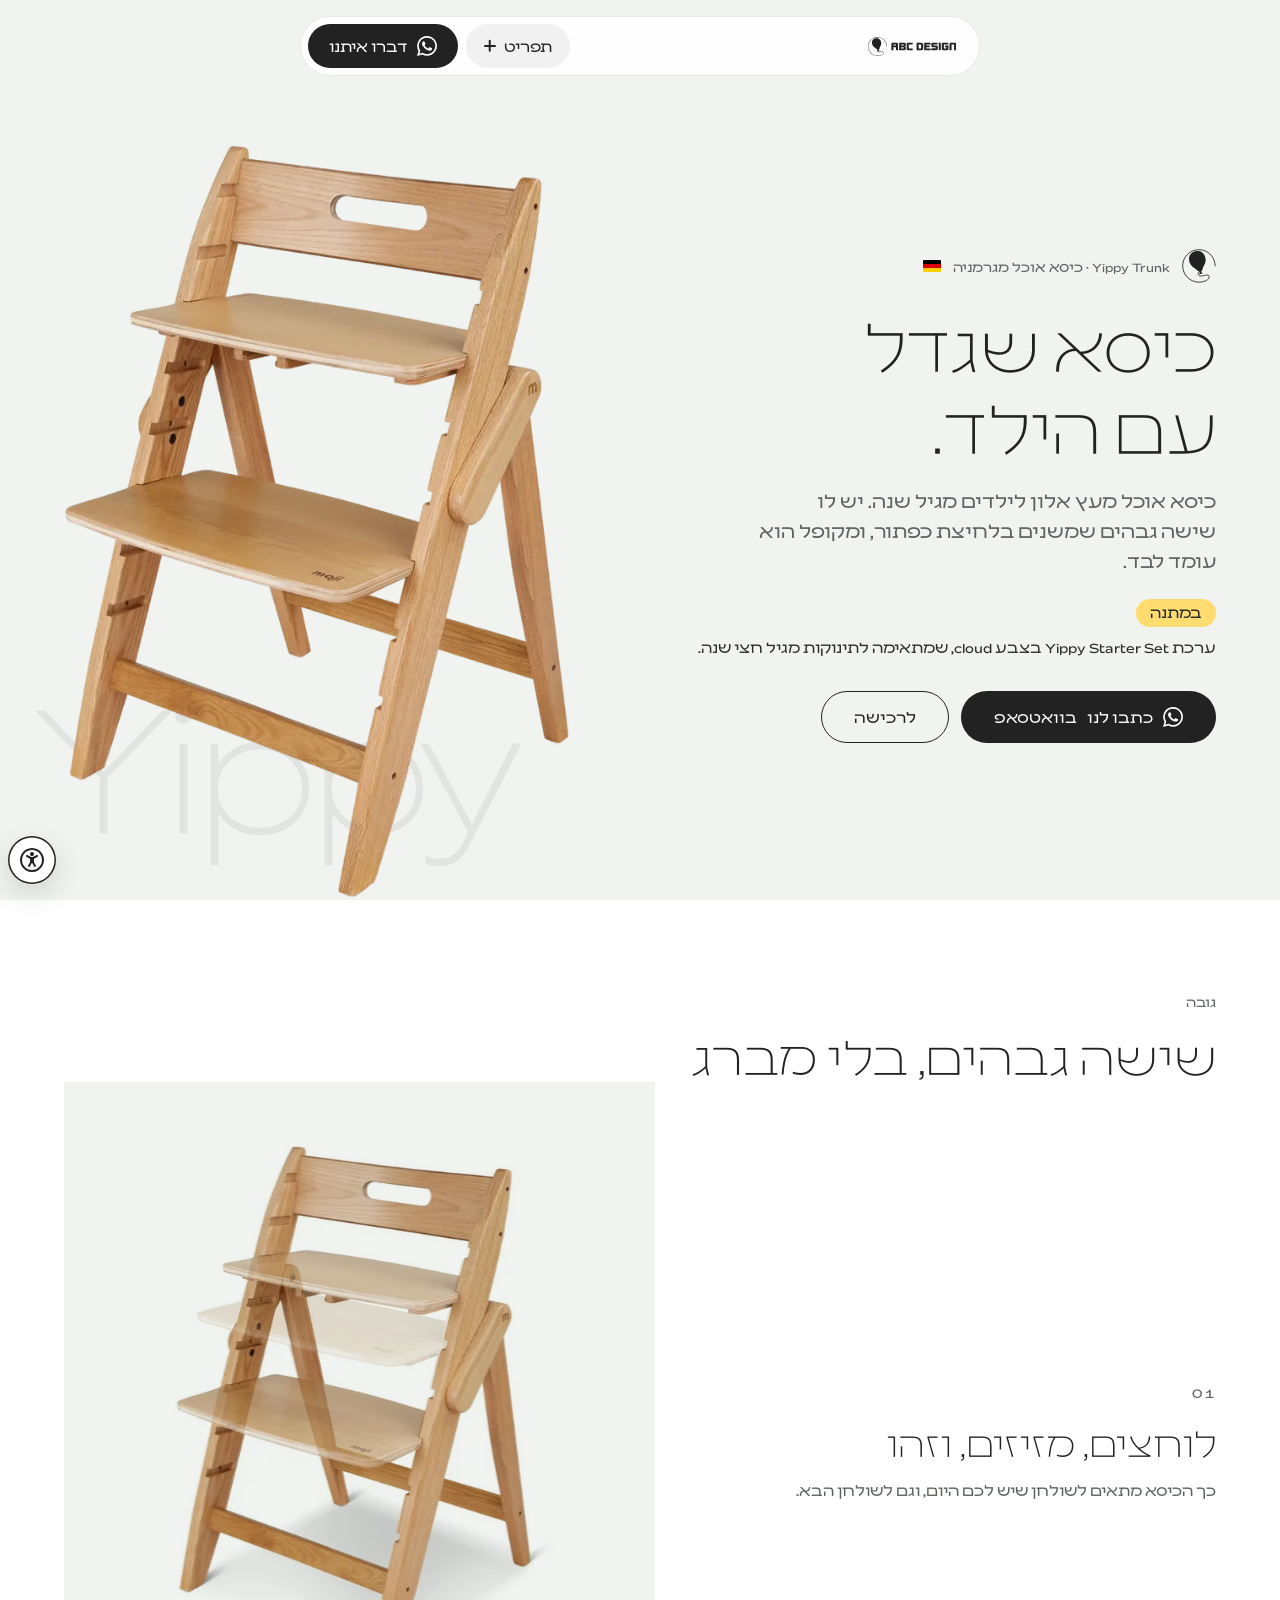
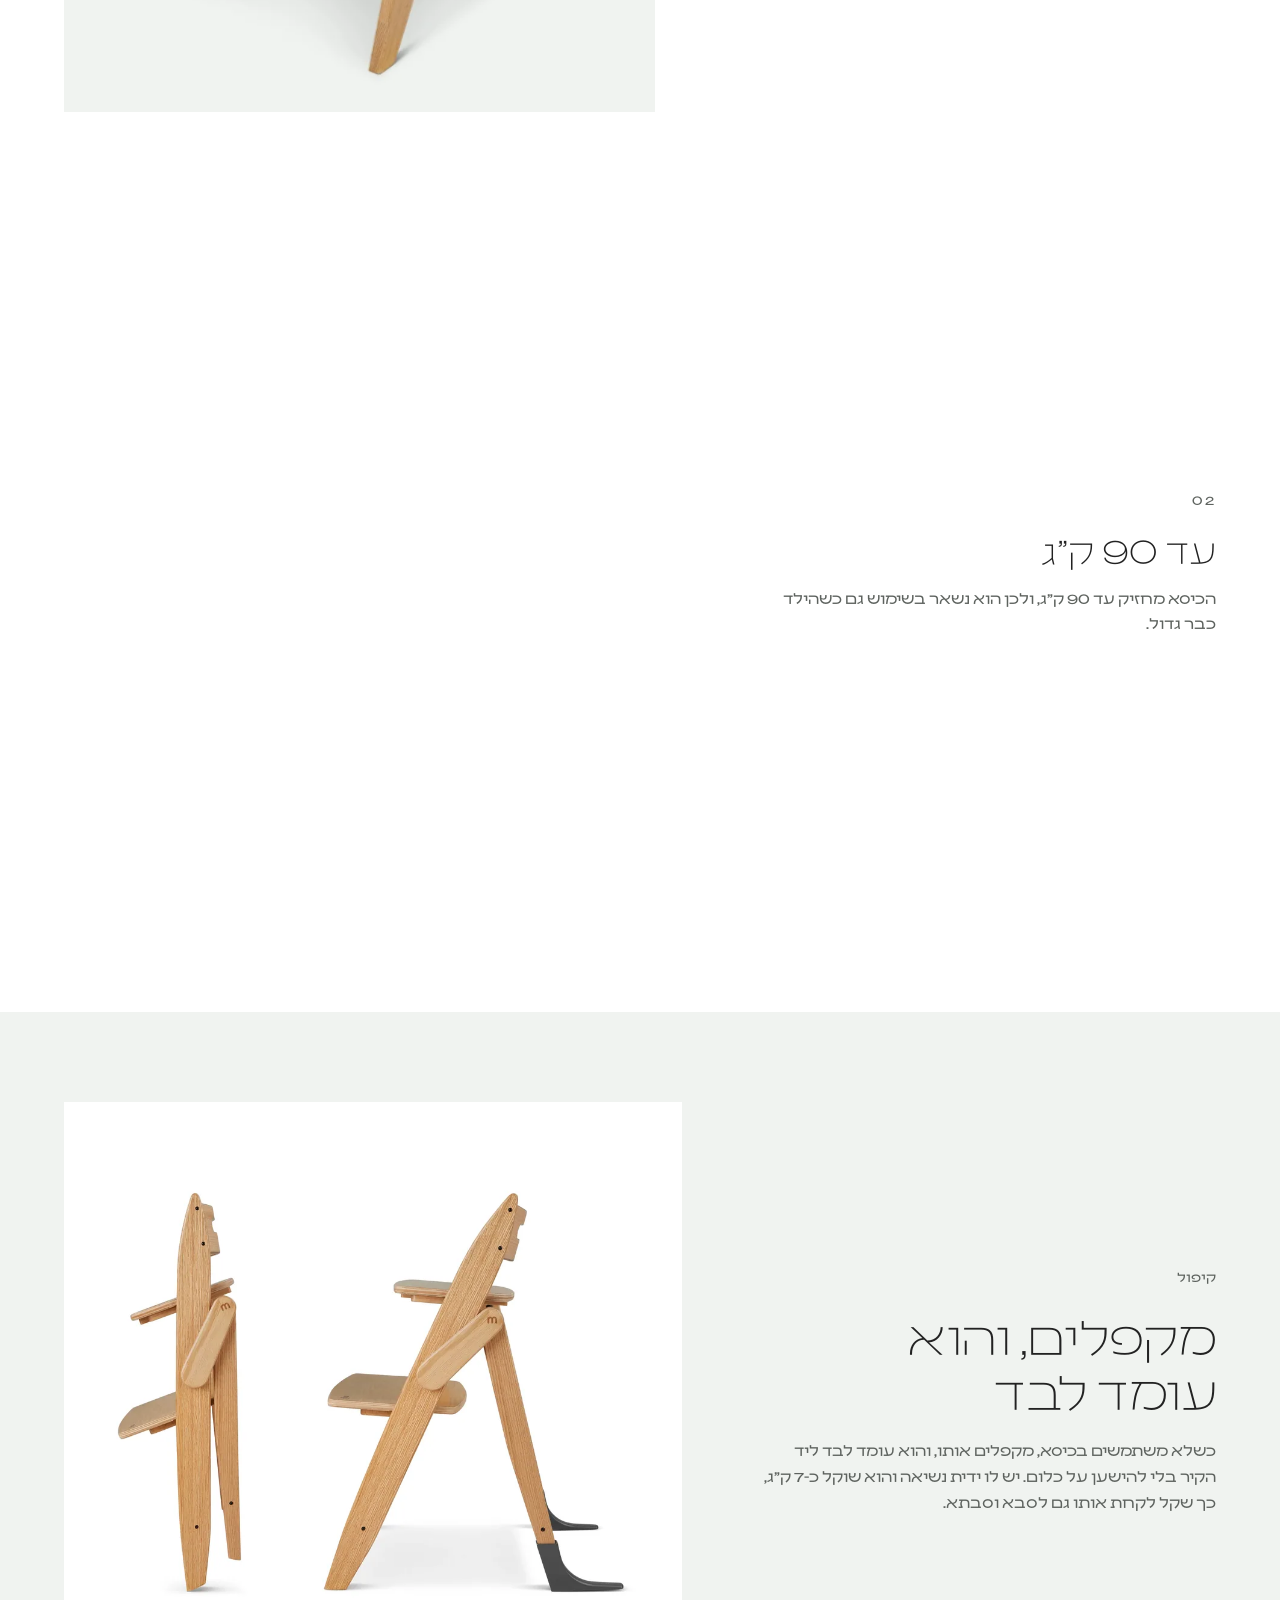
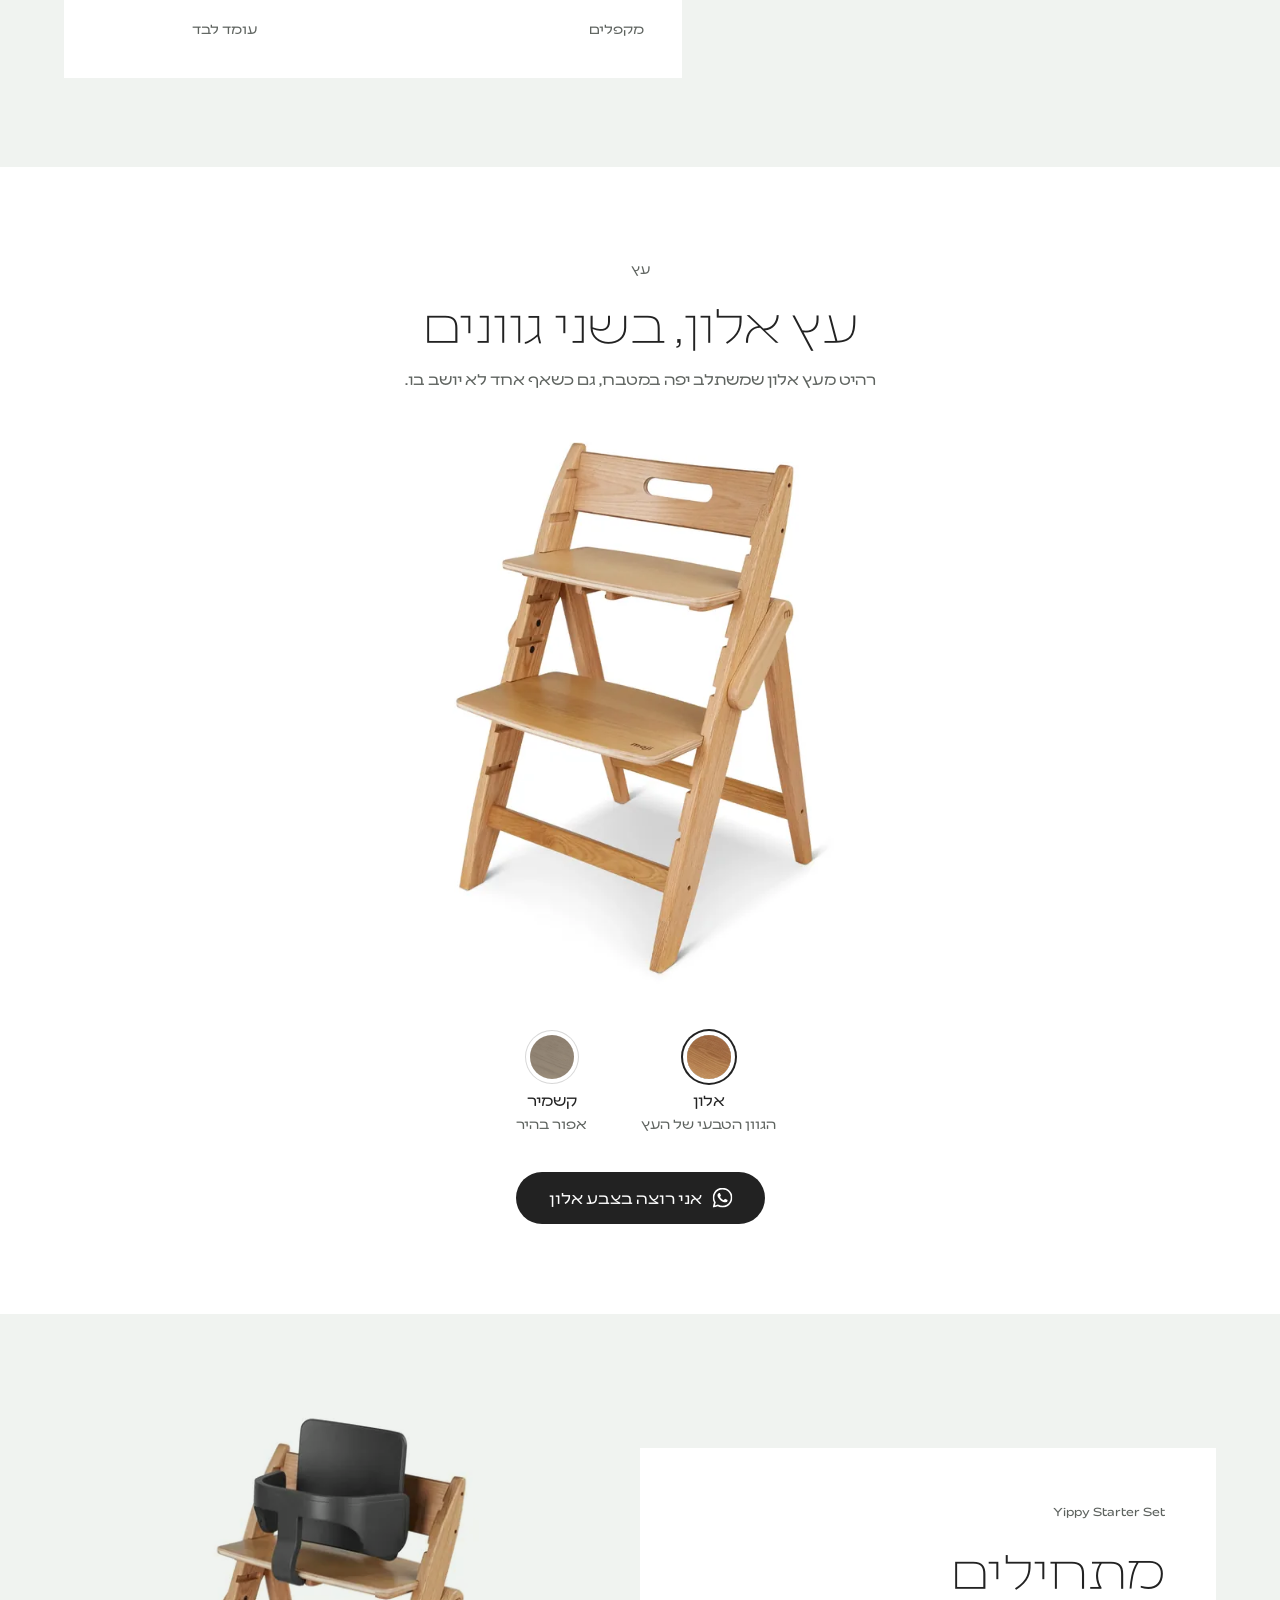
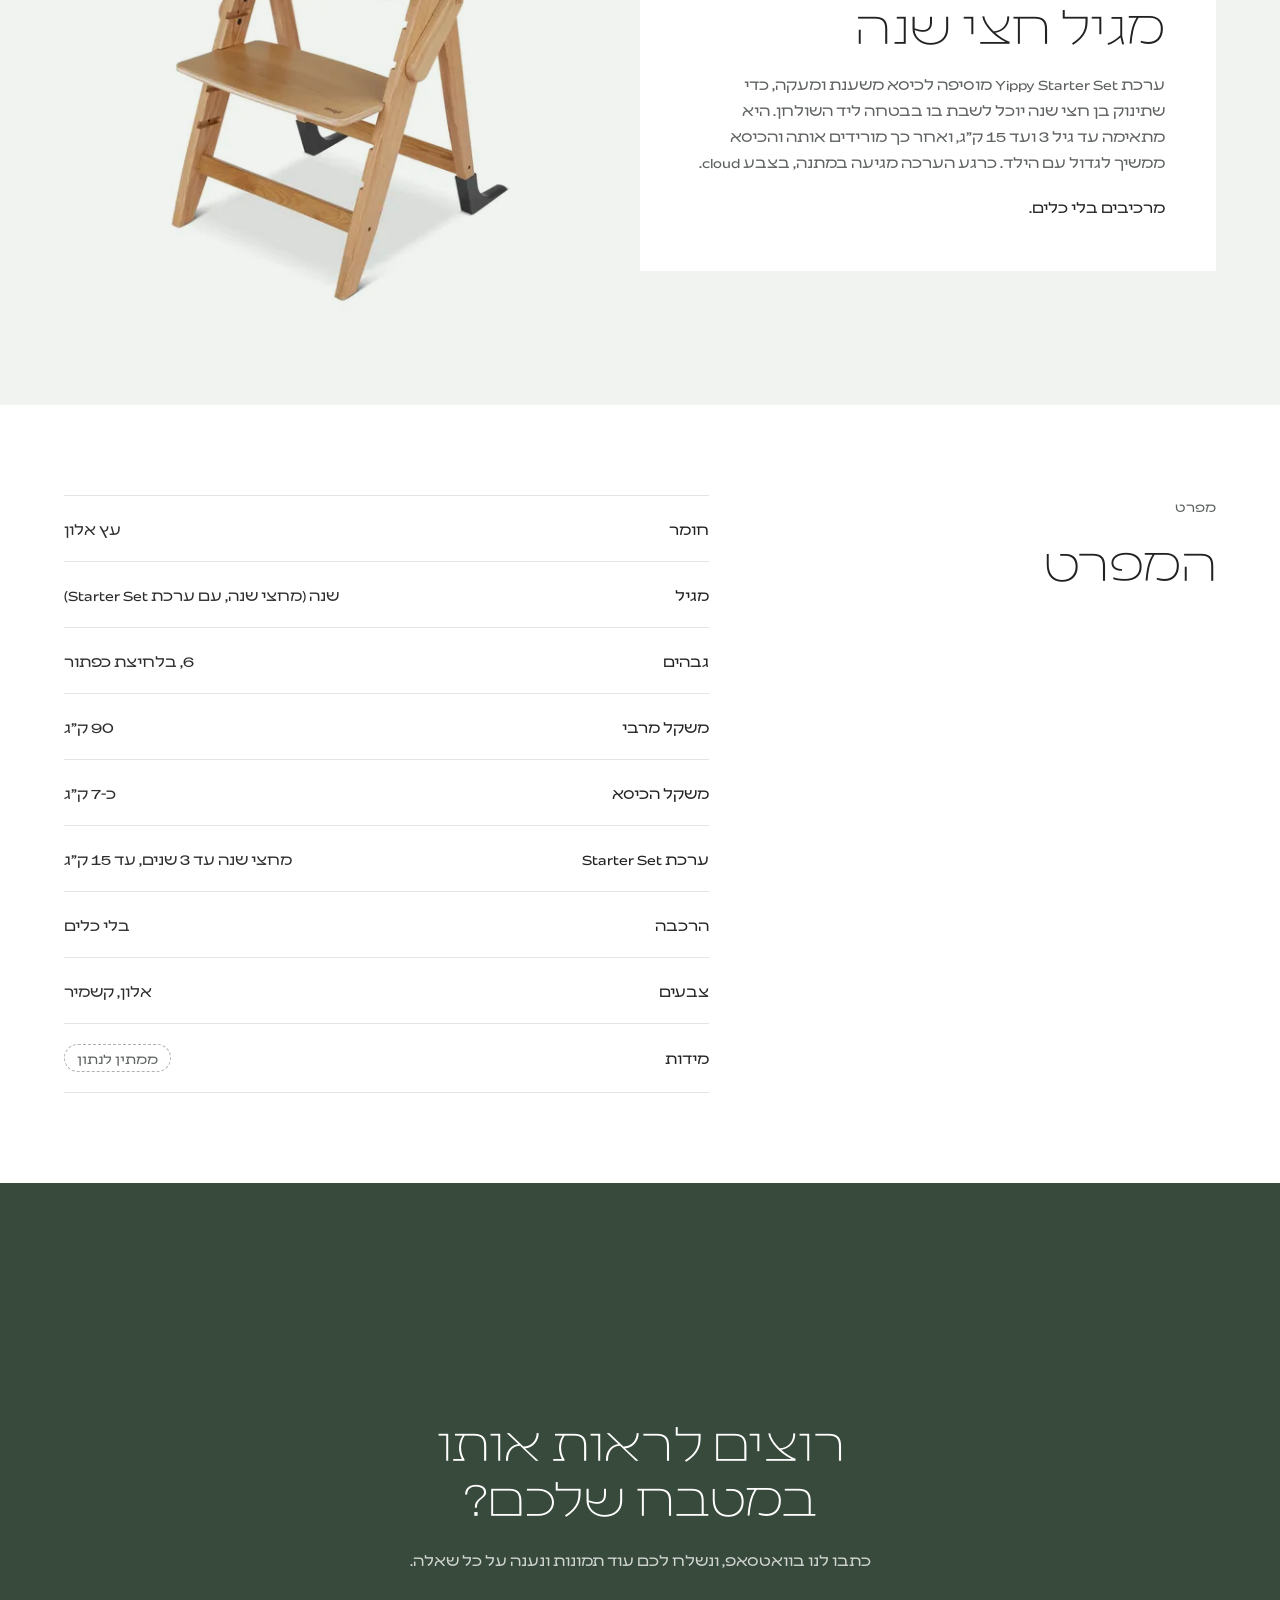
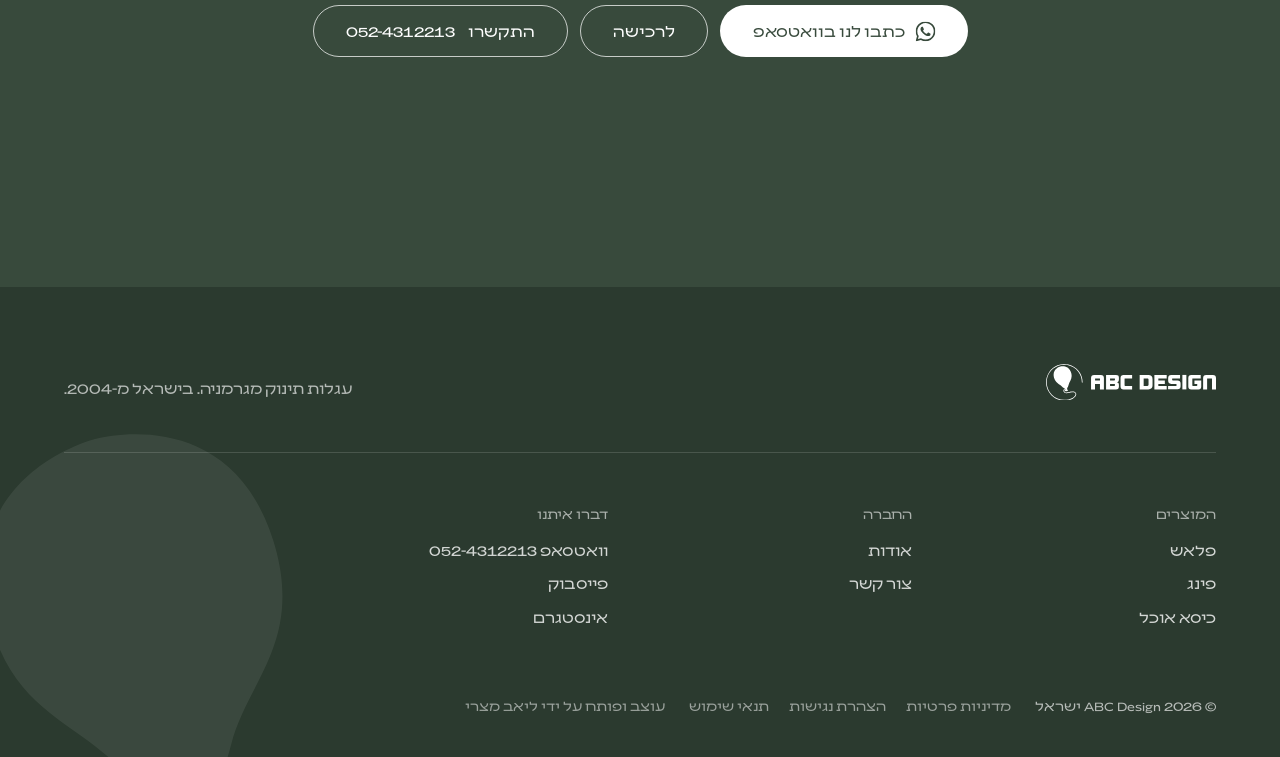
<file: high-chair.html>
<!doctype html>
<html lang="he" dir="rtl" data-motion="expressive">
<head>
<meta charset="utf-8">
<meta name="viewport" content="width=device-width, initial-scale=1">
<title>Yippy Trunk · כיסא אוכל מעץ אלון · ABC Design ישראל</title>
<meta name="description" content="Yippy Trunk של ABC Design: כיסא אוכל מעץ אלון לילדים מגיל שנה. שישה גבהים שמשנים בלחיצת כפתור, קיפול שעומד לבד, והרכבה בלי כלים.">
<meta name="robots" content="noindex, nofollow">
<link rel="preload" href="fonts/Leon-Thin.woff2" as="font" type="font/woff2" crossorigin>
<link rel="preload" href="fonts/Leon-Regular.woff2" as="font" type="font/woff2" crossorigin>
<link rel="preload" as="image" type="image/webp" imagesrcset="images/yippy-oak-600.webp 600w, images/yippy-oak.webp 1100w" imagesizes="(max-width: 1023px) 56vw, 34vw" fetchpriority="high">
<link rel="stylesheet" href="css/site.css?v=31">
<script>document.documentElement.classList.add("js");if(matchMedia("(prefers-reduced-motion: no-preference)").matches)document.documentElement.classList.add("open-anim");</script>
</head>
<body>
<svg width="0" height="0" style="position:absolute" aria-hidden="true" focusable="false">
  <!-- the ABC mark, taken as-is from _brand/abc-logo.svg (never redrawn by eye) -->
  <symbol id="logo" viewBox="0 0 439 94.6"><g><g><path d="M261.9,56.7c2,0,2.9-1,2.9-3V40.2c0-2-1-3-2.9-3h-9.7v19.6H261.9z M264.2,28.2c3.6,0,6.3,0.9,8.1,2.8 c1.9,1.9,2.8,4.6,2.8,8.2v15.5c0,3.6-0.9,6.3-2.8,8.2c-1.9,1.9-4.6,2.8-8.1,2.8h-22.3V28.2H264.2z"/></g><path d="M84.4,18.1c-6.6-8.4-16-14.4-26.5-16.9C48.4-1,38.7-0.2,29.7,3.4C21,6.9,13.6,12.8,8.3,20.5C2.9,28.4,0,37.7,0,47.3 c0,12.6,4.9,24.4,13.7,33.3c8.8,8.9,20.6,13.9,33.2,14l0.4,0c8.1,0,15.4-1.7,21.8-5.1c7.5-4,10.6-9.5,8.2-14.6 c-1.5-3.3-5.9-4.8-11-3.7c-0.1,0-2.9,0.5-5.9,1.3c-4.5,1.1-7.7,1-7.7,1l-0.1,0c-3.3,0-5.8-2-5.8-4.6c0-1.9,1.4-3.5,3.4-4.2L50.1,65 c-4.3,7-0.3,5.4-0.3,5.4c1.2-0.9,1.8,0,2.8-0.2c0,0,0,0,0.1,0c0,0,0,0,0.1,0c1-0.2,1.3-1.1,2.7-0.7c0,0,4.4,0.3-2.1-5.1l-0.1-0.1 c0.3,0,0.6,0,0.8,0.1c0.5,0.1,1-0.3,1.1-0.8c0.1-0.5-0.3-1-0.8-1.1c-0.1,0-0.3,0-0.5,0c1.5-1.1,3-3.4,4.3-8.5 c2.4-9.5,10.7-15.5,7.1-29.9C59.8,2.8,41.8,5.2,37.1,6.3C34.3,7,15.3,13.2,20.5,34.6C24.1,49,34.3,50.6,41,58 c2,2.2,3.6,3.5,5.1,4.3c0.9,0.5,1.8,0.8,2.7,0.9c-2.3,1.1-3.9,3.2-3.9,5.7c0,3.6,3.4,6.5,7.8,6.5c0.4,0,3.7,0.1,8.3-1 c2.9-0.8,5.7-1.3,5.7-1.3c4.1-0.9,7.8,0.2,8.9,2.6c2.8,6.1-4.9,10.8-7.4,12.1c-6.1,3.2-13.2,4.8-20.9,4.8l-0.4,0 c-12-0.1-23.3-4.9-31.8-13.4c-8.5-8.6-13.2-19.9-13.2-32c0-9.2,2.7-18.1,7.9-25.7C15,14.2,22.1,8.5,30.5,5.2 C39,1.7,48.4,1,57.4,3.1c10,2.3,19.1,8.1,25.4,16.2c6.3,8,9.7,17.9,9.7,28c0,0.5,0.4,1,1,1h0c0.5,0,1-0.4,1-1 C94.5,36.8,90.9,26.4,84.4,18.1"/><polygon points="279.9,65.7 279.9,28.2 311.7,28.2 311.7,37.2 290.1,37.2 290.1,42.5 306.9,42.5 306.9,51.4 290.1,51.4 290.1,56.7 311.7,56.7 311.7,65.7 "/><g><path d="M323.4,51.4c-5.3,0-7.9-2.6-7.9-7.9v-7.4c0-2.7,0.6-4.7,2-5.9c1.3-1.3,3.3-1.9,6-1.9h22.7v8.9h-18.8c-0.6,0-1,0.1-1.2,0.3 c-0.3,0.2-0.4,0.7-0.4,1.3v2.1c0,0.6,0.1,1,0.4,1.3c0.2,0.2,0.7,0.3,1.2,0.3h12.1c2.7,0,4.8,0.6,6.1,1.9c1.3,1.3,2,3.3,2,5.9v7.4 c0,2.7-0.7,4.7-2,5.9c-1.3,1.3-3.3,1.9-6,1.9h-24.3v-8.9h20.4c1.1,0,1.6-0.5,1.6-1.6V53c0-1.1-0.5-1.6-1.6-1.6H323.4z"/></g><rect x="352.2" y="28.2" width="10.3" height="37.4"/><g><path d="M389.1,56.7c0.6,0,1-0.1,1.2-0.3c0.2-0.2,0.3-0.6,0.3-1.1v-3.9h-7.2v-8.9h17.5v15.9c0,2.6-0.6,4.5-1.7,5.6 c-1.1,1.1-3,1.7-5.6,1.7h-18.2c-2.7,0-4.7-0.6-6-1.9c-1.3-1.3-1.9-3.3-1.9-5.9V36.1c0-2.7,0.6-4.7,1.9-5.9c1.3-1.3,3.3-1.9,6-1.9 h24.2v8.9h-20.2c-0.6,0-1,0.1-1.2,0.4c-0.2,0.2-0.3,0.7-0.3,1.2v16.4c0,0.6,0.1,1,0.3,1.2c0.2,0.2,0.6,0.4,1.2,0.4H389.1z"/></g><path d="M137.8,37.2h-9.6c-0.6,0-1,0.1-1.2,0.4c-0.2,0.2-0.3,0.7-0.3,1.2v3.7h12.7v-3.7c0-0.6-0.1-1-0.3-1.2 C138.8,37.3,138.4,37.2,137.8,37.2 M149.6,65.7h-10.3V51.4h-12.7v14.3h-10.3V36.1c0-2.7,0.6-4.7,1.9-5.9c1.3-1.3,3.3-1.9,6-1.9 h17.4c2.7,0,4.7,0.6,6,1.9c1.3,1.3,1.9,3.3,1.9,5.9V65.7z"/><path d="M165.4,51.4v5.3h11.1c0.6,0,1-0.1,1.2-0.4c0.2-0.2,0.3-0.7,0.3-1.2V53c0-0.6-0.1-1-0.3-1.2c-0.2-0.2-0.6-0.4-1.2-0.4H165.4 z M176.5,42.5c0.6,0,1-0.1,1.2-0.4c0.2-0.2,0.3-0.7,0.3-1.2v-2.1c0-0.6-0.1-1-0.3-1.2c-0.2-0.2-0.6-0.4-1.2-0.4h-11.1v5.3H176.5z M188.3,54.2v3.9c0,2.6-0.6,4.6-1.8,5.8c-1.2,1.2-3.2,1.8-5.8,1.8h-25.6V28.2h25.6c2.7,0,4.6,0.6,5.8,1.8c1.2,1.2,1.8,3.1,1.8,5.8 v3.9c0,2.4-0.5,4.1-1.4,5.2c-0.9,1.1-2.5,1.8-4.5,2c2.1,0.2,3.6,0.8,4.5,2C187.8,50.1,188.3,51.8,188.3,54.2"/><path d="M200.4,65.7c-2.7,0-4.7-0.6-6-1.9c-1.3-1.3-1.9-3.3-1.9-5.9V36.1c0-2.7,0.6-4.7,1.9-5.9c1.3-1.3,3.3-1.9,6-1.9h22v8.9h-18 c-0.6,0-1,0.1-1.2,0.4c-0.2,0.2-0.3,0.7-0.3,1.2v16.4c0,0.6,0.1,1,0.3,1.2c0.2,0.2,0.6,0.4,1.2,0.4h18v8.9H200.4z"/><path d="M417.6,37.2c-0.6,0-1,0.1-1.2,0.4c-0.2,0.2-0.3,0.7-0.3,1.2v26.9h-10.3V36.1c0-2.7,0.6-4.7,1.9-5.9c1.3-1.3,3.3-1.9,6-1.9 h17.4c2.7,0,4.7,0.6,6,1.9c1.3,1.3,1.9,3.3,1.9,5.9v29.6h-10.3V38.8c0-0.6-0.1-1-0.3-1.2c-0.2-0.2-0.6-0.4-1.2-0.4H417.6z"/></g></symbol>
  <!-- the balloon alone: segments 29-35 and the knot (16-28) of the mark's path, in absolute coordinates -->
  <symbol id="balloon" viewBox="18 4 52 68"><path d="M53.9,62.5C55.4,61.4,56.9,59.1,58.2,54C60.6,44.5,68.9,38.5,65.3,24.1C59.8,2.8,41.8,5.2,37.1,6.3C34.3,7,15.3,13.2,20.5,34.6C24.1,49,34.3,50.6,41,58C43,60.2,44.6,61.5,46.1,62.3C47,62.8,47.9,63.1,48.8,63.2L50.1,65C45.8,72,49.8,70.4,49.8,70.4C51,69.5,51.6,70.4,52.6,70.2L52.8,70.2C53.8,70,54.1,69.1,55.5,69.5C55.5,69.5,59.9,69.8,53.4,64.4L53.3,64.3Z"/></symbol>
  <symbol id="i-wa" viewBox="0 0 300 300"><path transform="translate(0 300) scale(1 -1)" d="M256 256Q235 277 207.5 288.5Q180 300 151 300Q110 300 76.0 280.0Q42 260 22.0 226.0Q2 192 2.0 151.5Q2 111 22 77L1 0L80 21Q113 3 151 3Q191 3 225.0 23.0Q259 43 279.0 77.0Q299 111 299 151Q299 181 288.0 208.0Q277 235 256 256ZM151 28Q117 28 88 45L83 48L36 35L49 81L46 86Q27 116 27.0 150.5Q27 185 43.5 213.5Q60 242 88.5 258.5Q117 275 151 275Q175 275 198.0 265.5Q221 256 238.5 238.5Q256 221 265.0 198.5Q274 176 274 151Q274 118 257.5 89.5Q241 61 212.5 44.5Q184 28 151 28ZM218 120Q198 131 194.0 132.0Q190 133 188.0 133.0Q186 133 185 130Q181 126 173 116Q170 112 165 115L162 116Q147 123 135.0 133.5Q123 144 114 159Q113 162 113.5 163.5Q114 165 116 167L121 173Q123 175 125 178V179Q127 182 125 186L113 214Q112 218 110.0 219.0Q108 220 106 220H98Q92 220 88 215H87Q82 209 80 204Q75 195 75.0 184.0Q75 173 82 159Q85 152 90 146L91 145Q100 132 111 121Q132 99 154 90Q163 86 174.0 82.5Q185 79 198 81Q204 81 212.5 86.5Q221 92 223.0 98.0Q225 104 225.5 109.0Q226 114 225.5 115.5Q225 117 220 119Z"/></symbol>
  <symbol id="i-a11y" viewBox="0 0 300 300"><path transform="translate(0 300) scale(1 -1)" d="M125 225Q125 235 132.5 242.5Q140 250 150.0 250.0Q160 250 167.5 242.5Q175 235 175.0 225.0Q175 215 167.5 207.5Q160 200 150.0 200.0Q140 200 132.5 207.5Q125 215 125 225ZM300 150Q300 109 280.0 74.5Q260 40 225.5 20.0Q191 0 150.0 0.0Q109 0 74.5 20.0Q40 40 20.0 74.5Q0 109 0.0 150.0Q0 191 20.0 225.5Q40 260 74.5 280.0Q109 300 150.0 300.0Q191 300 225.5 280.0Q260 260 280.0 225.5Q300 191 300 150ZM275 150Q275 184 258.0 212.5Q241 241 212.5 258.0Q184 275 150.0 275.0Q116 275 87.5 258.0Q59 241 42.0 212.5Q25 184 25.0 150.0Q25 116 42.0 87.5Q59 59 87.5 42.0Q116 25 150.0 25.0Q184 25 212.5 42.0Q241 59 258.0 87.5Q275 116 275 150ZM207 211 160 188H140L93 211Q88 213 83.5 211.5Q79 210 76.5 205.5Q74 201 75.5 196.0Q77 191 82 189L125 167V123L102 81Q99 77 100.5 72.0Q102 67 105.5 65.0Q109 63 113 63Q120 63 124 69L148 113H152L177 69Q180 62 187 63Q191 63 194.5 65.0Q198 67 199.5 72.0Q201 77 198 81L175 123V167L218 189Q223 191 224.5 196.0Q226 201 224.0 205.5Q222 210 217.0 211.5Q212 213 207 211Z"/></symbol>
  <symbol id="i-arr" viewBox="0 0 24 24"><path d="M14.5 6.5 9 12l5.5 5.5" fill="none" stroke="currentColor" stroke-width="1.6" stroke-linecap="round" stroke-linejoin="round"/></symbol>
</svg>

<a class="skip" href="#main">דלג לתוכן</a>

<!-- header: MV:hd8, a capsule that opens into the menu -->
<header class="hd h8x" id="hd">
  <div class="h8-card">
    <div class="h8-bar">
      <a class="hlogo" href="index.html" aria-label="ABC Design ישראל, לעמוד הבית"><svg aria-hidden="true"><use href="#logo"/></svg></a>
      <button class="h8-a11y" type="button" data-a11y-open aria-label="נגישות: התאמות תצוגה"><svg class="ic" aria-hidden="true"><use href="#i-a11y"/></svg></button>
      <button class="h8-toggle" type="button" aria-expanded="false" aria-controls="h8p"><span>תפריט</span><i aria-hidden="true"></i></button>
      <a class="btn btn-solid btn-sm" href="https://wa.me/972524312213" data-wa="היי, אשמח לשמוע על כיסא האוכל Yippy Trunk" target="_blank" rel="noopener"><svg class="ic" aria-hidden="true"><use href="#i-wa"/></svg>דברו איתנו</a>
    </div>
    <div class="h8-panel" id="h8p"><div>
      <div class="h8-in">
        <nav class="h8-links" aria-label="ראשי">
          <a href="flash.html">פלאש <small>עגלה</small></a>
          <a href="ping.html">פינג <small>טיולון</small></a>
          <a href="high-chair.html" aria-current="page">כיסא אוכל</a>
          <a href="about.html">אודות</a>
          <a href="contact.html">צור קשר</a>
        </nav>
        <div class="h8-side">
          <span>עגלות תינוק בהנדסה גרמנית</span>
          <a href="https://wa.me/972524312213" data-wa="היי, אשמח לשמוע על כיסא האוכל Yippy Trunk" target="_blank" rel="noopener">וואטסאפ&nbsp;<span class="tel" dir="ltr">052-4312213</span></a>
          <a class="btn btn-solid btn-sm" href="https://wa.me/972524312213" data-wa="היי, אשמח לשמוע על כיסא האוכל Yippy Trunk" target="_blank" rel="noopener"><svg class="ic" aria-hidden="true"><use href="#i-wa"/></svg>דברו איתנו</a>
        </div>
      </div>
    </div></div>
  </div>
</header>

<main id="main" tabindex="-1">
  <!-- 01 · product stage, the Flash and Ping pages' C7: the name huge behind the chair (MV:g12). The gift is the one tag
       on the page, in the yellow the German site gives its offers -->
  <section class="hero p-hero" id="hero" aria-labelledby="hero-title" data-parallax>
    <p class="p-word has-desc y-word lat layer" data-depth="-0.35" aria-hidden="true">Yippy</p>
    <div class="hero-text">
      <p class="kick rv"><svg class="kick-mark" viewBox="0 0 95 95" aria-hidden="true"><use href="#balloon" x="18" y="4" width="52" height="68"/><path class="kick-line" pathLength="1" d="M48.8,63.2C46.5,64.3,44.9,66.4,44.9,68.9C44.9,72.5,48.3,75.4,52.7,75.4C53.1,75.4,56.4,75.5,61,74.4C63.9,73.6,66.7,73.1,66.7,73.1C70.8,72.2,74.5,73.3,75.6,75.7C78.4,81.8,70.7,86.5,68.2,87.8C62.1,91,55,92.6,47.3,92.6L46.9,92.6C34.9,92.5,23.6,87.7,15.1,79.2C6.6,70.6,1.9,59.3,1.9,47.2C1.9,38,4.6,29.1,9.8,21.5C15,14.2,22.1,8.5,30.5,5.2C39,1.7,48.4,1,57.4,3.1C67.4,5.4,76.5,11.2,82.8,19.3C89.1,27.3,92.5,37.2,92.5,47.3"/></svg><span><span class="lat">Yippy Trunk</span> · כיסא אוכל מגרמניה</span><i class="de" aria-hidden="true"></i></p>
      <h1 id="hero-title"><span class="hl"><span>כיסא שגדל</span></span><span class="hl"><span>עם הילד.</span></span></h1>
      <p class="lead rv" style="--i:2">כיסא אוכל מעץ אלון לילדים מגיל שנה. יש לו שישה גבהים שמשנים בלחיצת כפתור, ומקופל הוא עומד לבד.</p>
      <p class="gift rv" style="--i:3"><b>במתנה</b><span>ערכת <span class="lat">Yippy Starter Set</span> בצבע <span class="lat">cloud</span>, שמתאימה לתינוקות מגיל חצי שנה.</span></p>
      <!-- TODO(קובי): מחיר, אם הוא מאשר להציג -->
      <div class="cta rv" style="--i:4">
        <a class="btn btn-solid" href="https://wa.me/972524312213" data-wa="היי, אשמח לשמוע על כיסא האוכל Yippy Trunk" target="_blank" rel="noopener"><svg class="ic" aria-hidden="true"><use href="#i-wa"/></svg><span class="lg">כתבו לנו </span>בוואטסאפ</a>
        <!-- TODO(קובי): לאן "לרכישה" מוביל. הכיסא עוד לא נמכר ב-babyboss.co.il -->
        <a class="btn btn-ghost" href="https://babyboss.co.il/" target="_blank" rel="noopener">לרכישה</a>
      </div>
    </div>
    <figure class="hero-media layer y-hero" data-depth="0.12">
      <img src="images/yippy-oak.webp" srcset="images/yippy-oak-600.webp 600w, images/yippy-oak.webp 1100w" sizes="(max-width: 1023px) 56vw, 34vw" width="1100" height="1637" alt="כיסא האוכל Yippy Trunk מעץ אלון" fetchpriority="high" decoding="async">
    </figure>
  </section>

  <!-- 02 · the page's signature: the chair grows. C11 sticky split + MV:g05 (approved here on the home page): the photo
       changes from the toddler's two boards to the one seat of a big child as the second line arrives -->
  <section class="trip grow" aria-labelledby="gr-title">
    <header class="sec-head reveal">
      <p class="kick">גובה</p>
      <h2 id="gr-title">שישה גבהים, בלי מברג</h2>
    </header>
    <div class="sync">
      <div class="sync-texts">
        <div class="block sync-t">
          <span class="num lat">01</span>
          <h3>לוחצים, מזיזים, וזהו</h3>
          <p>כך הכיסא מתאים לשולחן שיש לכם היום, וגם לשולחן הבא.</p>
        </div>
        <div class="block sync-t">
          <span class="num lat">02</span>
          <h3>עד 90 ק"ג</h3>
          <p>הכיסא מחזיק עד 90 ק"ג, ולכן הוא נשאר בשימוש גם כשהילד כבר גדול.</p>
        </div>
      </div>
      <div class="sync-media" aria-hidden="true">
        <figure class="si si-cut si-1"><img src="images/yippy-two.webp" srcset="images/yippy-two-514.webp 514w, images/yippy-two.webp 1028w" sizes="(max-width: 767px) 60vw, 30vw" width="1028" height="1400" alt="" loading="lazy" decoding="async"></figure>
        <figure class="si si-cut si-2"><img src="images/yippy-one.webp" srcset="images/yippy-one-511.webp 511w, images/yippy-one.webp 1022w" sizes="(max-width: 767px) 60vw, 30vw" width="1022" height="1400" alt="" loading="lazy" decoding="async"></figure>
      </div>
    </div>
  </section>

  <!-- 03 · fold, C1: the words on the start side, the chair half folded and then folded, standing on its own -->
  <section class="fold yfold" data-axis="start" aria-labelledby="fo-title">
    <div class="fold-media reveal">
      <figure><img src="images/yippy-half.webp" srcset="images/yippy-half-558.webp 558w, images/yippy-half.webp 1117w" sizes="(max-width: 767px) 50vw, 24vw" width="1117" height="1400" alt="הכיסא באמצע הקיפול" loading="lazy" decoding="async"><figcaption>מקפלים</figcaption></figure>
      <figure><img src="images/yippy-folded.webp" srcset="images/yippy-folded-257.webp 257w, images/yippy-folded.webp 514w" sizes="(max-width: 767px) 24vw, 12vw" width="514" height="1400" alt="הכיסא מקופל ועומד לבד" loading="lazy" decoding="async"><figcaption>עומד לבד</figcaption></figure>
    </div>
    <div class="fold-text reveal" style="--i:1">
      <p class="kick">קיפול</p>
      <h2 id="fo-title">מקפלים, והוא עומד לבד</h2>
      <p>כשלא משתמשים בכיסא, מקפלים אותו, והוא עומד לבד ליד הקיר בלי להישען על כלום. יש לו ידית נשיאה והוא שוקל כ-7 ק"ג, כך שקל לקחת אותו גם לסבא וסבתא.</p>
    </div>
  </section>

  <!-- 04 · oak in two shades: the Flash page's wipe. The swatches are the wood itself, close up -->
  <section class="colors colors-w" id="colors" aria-labelledby="co-title">
    <header class="co-head reveal">
      <p class="kick">עץ</p>
      <h2 id="co-title">עץ אלון, בשני גוונים</h2>
      <p class="co-lead">רהיט מעץ אלון שמשתלב יפה במטבח, גם כשאף אחד לא יושב בו.</p>
    </header>
    <div class="co-stage reveal" style="--i:1">
      <figure class="co-img is-on" data-color="oak"><img src="images/yippy-two.webp" srcset="images/yippy-two-514.webp 514w, images/yippy-two.webp 1028w" sizes="(max-width: 767px) 70vw, 30vw" width="1028" height="1400" alt="הכיסא בגוון אלון" loading="lazy" decoding="async"></figure>
      <figure class="co-img" data-color="cashmere"><img src="images/yippy-cashmere.webp" srcset="images/yippy-cashmere-512.webp 512w, images/yippy-cashmere.webp 1023w" sizes="(max-width: 767px) 70vw, 30vw" width="1023" height="1400" alt="הכיסא בגוון קשמיר" loading="lazy" decoding="async"></figure>
    </div>
    <!-- TODO(קובי): לאשר את תיאור הגוון "קשמיר". כרגע לפי הצילום -->
    <fieldset class="co-pick reveal" style="--i:2">
      <legend class="sr">בחירת צבע</legend>
      <label class="sw sw-wood"><input type="radio" name="color" value="oak" data-name="אלון" checked><i style="background: url(images/yippy-grain-oak.webp) center / cover" aria-hidden="true"></i><span><b>אלון</b>הגוון הטבעי של העץ</span></label>
      <label class="sw sw-wood"><input type="radio" name="color" value="cashmere" data-name="קשמיר"><i style="background: url(images/yippy-grain-cashmere.webp) center / cover" aria-hidden="true"></i><span><b>קשמיר</b>אפור בהיר</span></label>
    </fieldset>
    <div class="co-cta cta reveal" style="--i:3">
      <a class="btn btn-solid" id="co-btn" href="https://wa.me/972524312213" data-wa="היי, אשמח לשמוע על ה-Yippy Trunk בצבע אלון" data-wa-tpl="היי, אשמח לשמוע על ה-Yippy Trunk בצבע {c}" target="_blank" rel="noopener"><svg class="ic" aria-hidden="true"><use href="#i-wa"/></svg><span>אני רוצה בצבע <span id="co-name">אלון</span></span></a>
    </div>
  </section>

  <!-- 05 · from half a year, the Flash page's C2: the card rests over the edge of the photo -->
  <section class="cozy starter" data-axis="start" aria-labelledby="st-title">
    <figure class="cozy-media reveal"><img src="images/yippy-starter.webp" srcset="images/yippy-starter-800.webp 800w, images/yippy-starter.webp 1600w" sizes="(max-width: 767px) 100vw, 60vw" width="1600" height="1067" alt="כיסא האוכל עם ערכת Starter Set: משענת ומעקה מעל המושב העליון" loading="lazy" decoding="async"></figure>
    <div class="cozy-card reveal" style="--i:1">
      <p class="kick lat">Yippy Starter Set</p>
      <h2 id="st-title">מתחילים מגיל חצי שנה</h2>
      <p>ערכת <span class="lat">Yippy Starter Set</span> מוסיפה לכיסא משענת ומעקה, כדי שתינוק בן חצי שנה יוכל לשבת בו בבטחה ליד השולחן. היא מתאימה עד גיל 3 ועד 15 ק"ג, ואחר כך מורידים אותה והכיסא ממשיך לגדול עם הילד. כרגע הערכה מגיעה במתנה, בצבע <span class="lat">cloud</span>.</p>
      <p class="st-note">מרכיבים בלי כלים.</p>
    </div>
  </section>

  <!-- 06 · specs, C8: the heading stays while the rows pass -->
  <section class="specs specs-w" aria-labelledby="sp-title">
    <div class="sp-head reveal">
      <p class="kick">מפרט</p>
      <h2 id="sp-title">המפרט</h2>
    </div>
    <dl class="sp-list reveal" style="--i:1">
      <div><dt>חומר</dt><dd>עץ אלון</dd></div>
      <div><dt>מגיל</dt><dd>שנה (מחצי שנה, עם ערכת <span class="lat">Starter Set</span>)</dd></div>
      <div><dt>גבהים</dt><dd>6, בלחיצת כפתור</dd></div>
      <div><dt>משקל מרבי</dt><dd>90 ק"ג</dd></div>
      <div><dt>משקל הכיסא</dt><dd>כ-7 ק"ג</dd></div>
      <div><dt>ערכת <span class="lat">Starter Set</span></dt><dd>מחצי שנה עד 3 שנים, עד 15 ק"ג</dd></div>
      <div><dt>הרכבה</dt><dd>בלי כלים</dd></div>
      <div><dt>צבעים</dt><dd>אלון, קשמיר</dd></div>
      <!-- TODO(קובי): מידות. אצל קמעונאי גרמני (babyartikel.de) כתוב מקופל 51 × 13 × 84.5 ס"מ; לא נכנס עד שקובי מאשר -->
      <div><dt>מידות</dt><dd><span class="tbd">ממתין לנתון</span></dd></div>
    </dl>
  </section>

  <!-- 07 · closing -->
  <section class="closing" id="closing" aria-labelledby="cl-title">
    <h2 id="cl-title" class="reveal">רוצים לראות אותו במטבח שלכם?</h2>
    <p class="reveal" style="--i:1">כתבו לנו בוואטסאפ, ונשלח לכם עוד תמונות ונענה על כל שאלה.</p>
    <div class="cta reveal" style="--i:2">
      <a class="btn btn-light" href="https://wa.me/972524312213" data-wa="היי, אשמח לשמוע על כיסא האוכל Yippy Trunk" target="_blank" rel="noopener"><svg class="ic" aria-hidden="true"><use href="#i-wa"/></svg>כתבו לנו בוואטסאפ</a>
      <a class="btn btn-ghost-light" href="https://babyboss.co.il/" target="_blank" rel="noopener">לרכישה</a>
      <!-- TODO(קובי): מספר הטלפון של ABC. בינתיים המספר של הוואטסאפ -->
      <a class="btn btn-ghost-light" href="tel:+972524312213">התקשרו&nbsp;<span class="tel" dir="ltr">052-4312213</span></a>
    </div>
  </section>
</main>

<!-- footer: MV:ft8, the brand signature -->
<footer class="ftw ft8" id="ft">
  <svg class="ft8-mark" aria-hidden="true"><use href="#balloon"/></svg>
  <div class="ft8-top ft-rv">
    <a class="ft-logo" href="index.html" aria-label="ABC Design ישראל, לעמוד הבית"><svg aria-hidden="true"><use href="#logo"/></svg></a>
    <p>עגלות תינוק מגרמניה. בישראל מ-2004.</p>
  </div>
  <div class="ft8-row ft-rv" style="--i:1">
    <div><h3>המוצרים</h3><ul><li><a href="flash.html">פלאש</a></li><li><a href="ping.html">פינג</a></li><li><a href="high-chair.html" aria-current="page">כיסא אוכל</a></li></ul></div>
    <div><h3>החברה</h3><ul><li><a href="about.html">אודות</a></li><li><a href="contact.html">צור קשר</a></li></ul></div>
    <div><h3>דברו איתנו</h3><ul><li><a href="https://wa.me/972524312213" data-wa="היי, אשמח לשמוע על כיסא האוכל Yippy Trunk" target="_blank" rel="noopener">וואטסאפ&nbsp;<span class="tel" dir="ltr">052-4312213</span></a></li><li><a href="https://www.facebook.com/abcdesignisrael" target="_blank" rel="noopener">פייסבוק</a></li><li><a href="https://www.instagram.com/abcdesignil" target="_blank" rel="noopener">אינסטגרם</a></li></ul></div>
  </div>
  <div class="ft-legal">
    <p>© <span data-year>2026</span> <span class="lat">ABC Design</span> ישראל</p>
    <nav aria-label="מסמכים"><a href="privacy.html">מדיניות פרטיות</a><a href="accessibility.html">הצהרת נגישות</a><a href="terms.html">תנאי שימוש</a></nav>
    <p class="ft-credit"><a href="https://liavmatzri.co.il" rel="noopener" target="_blank">עוצב ופותח על ידי ליאב מצרי</a></p>
  </div>
</footer>

<div class="fabs" id="fabs">
  <a class="fab fab-wa" href="https://wa.me/972524312213" data-wa="היי, אשמח לשמוע על כיסא האוכל Yippy Trunk" target="_blank" rel="noopener" aria-label="כתבו לנו בוואטסאפ"><svg class="ic" aria-hidden="true"><use href="#i-wa"/></svg><span class="fab-tip" aria-hidden="true">כתבו לנו בוואטסאפ</span></a>
  <a class="fab fab-a11y" href="accessibility.html" aria-label="התאמות תצוגה"><svg class="ic" aria-hidden="true"><use href="#i-a11y"/></svg></a>
</div>

<script src="vendor/gsap.min.js"></script>
<script src="vendor/ScrollTrigger.min.js"></script>
<script src="js/site.js?v=16" defer></script>
<script src="js/a11y.js?v=1" defer></script>
<script src="js/snap-icons.js?v=1" defer></script>
</body>
</html>
</file>
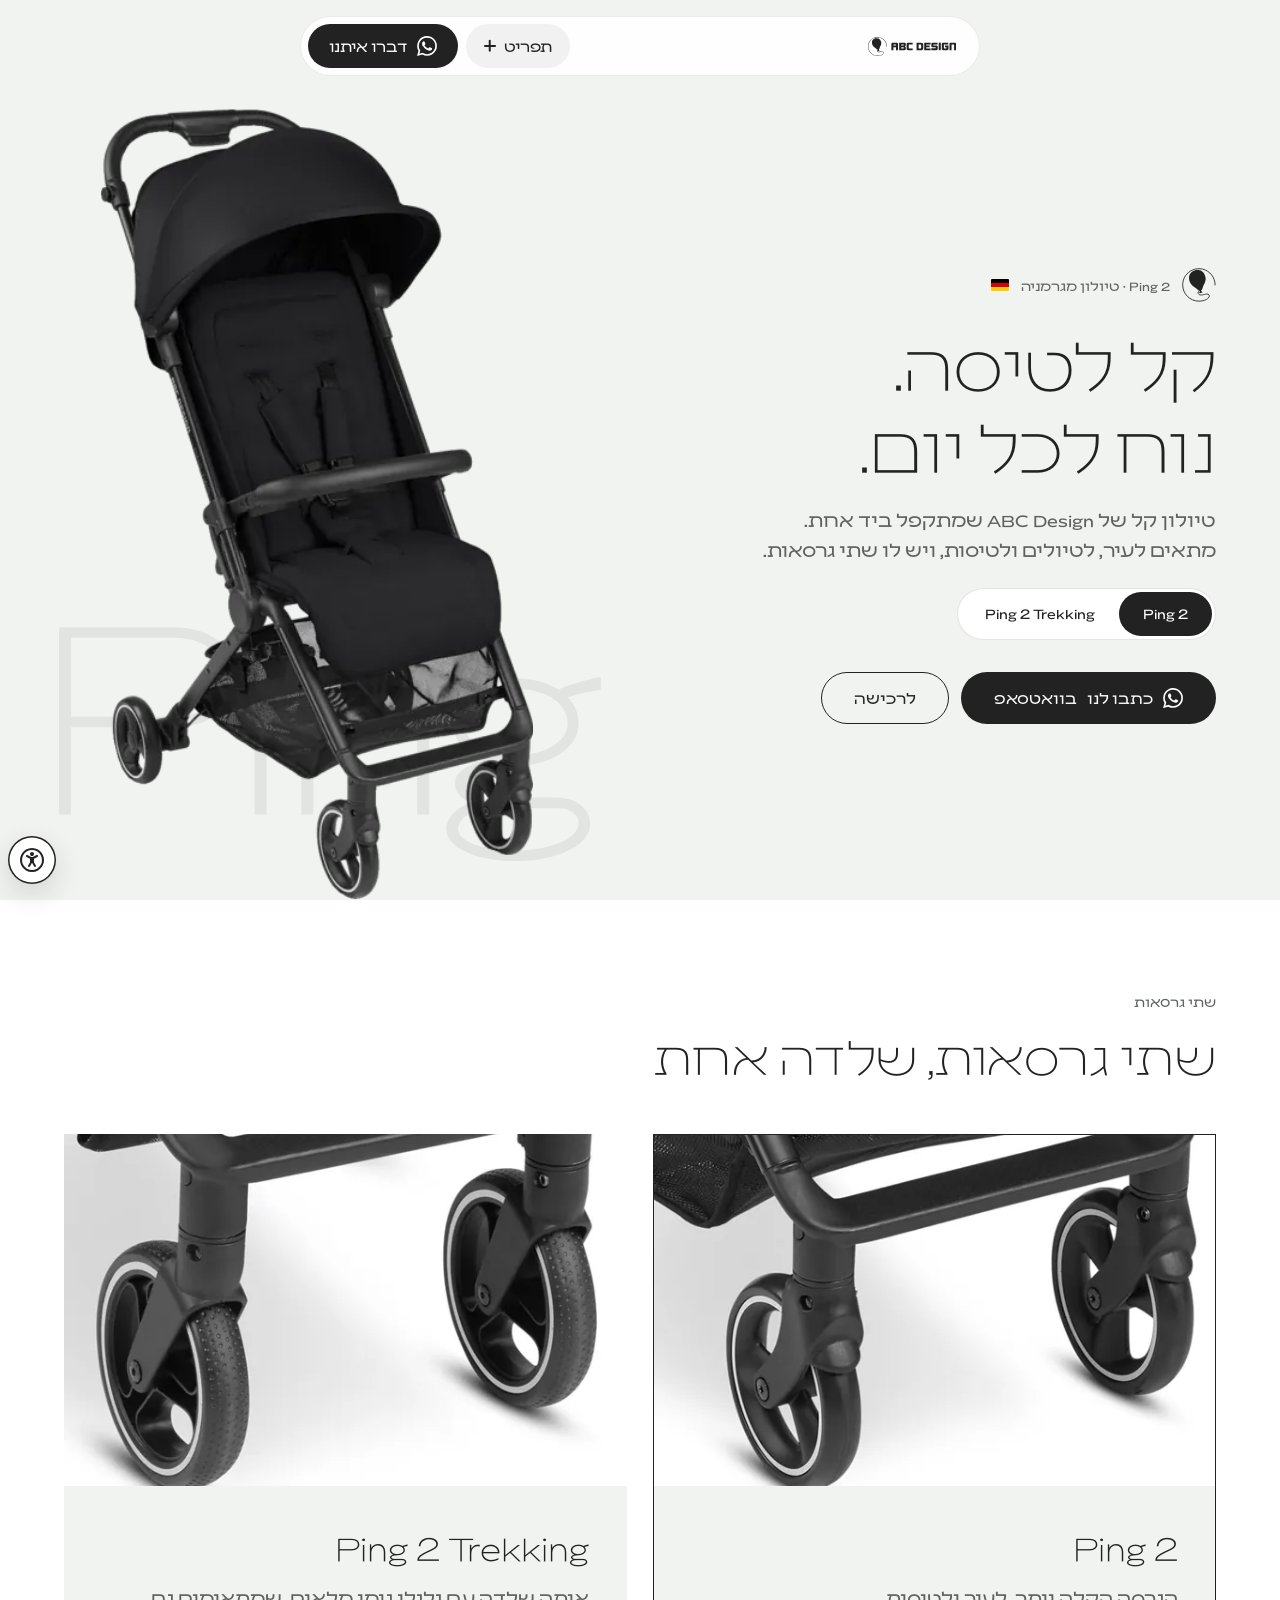
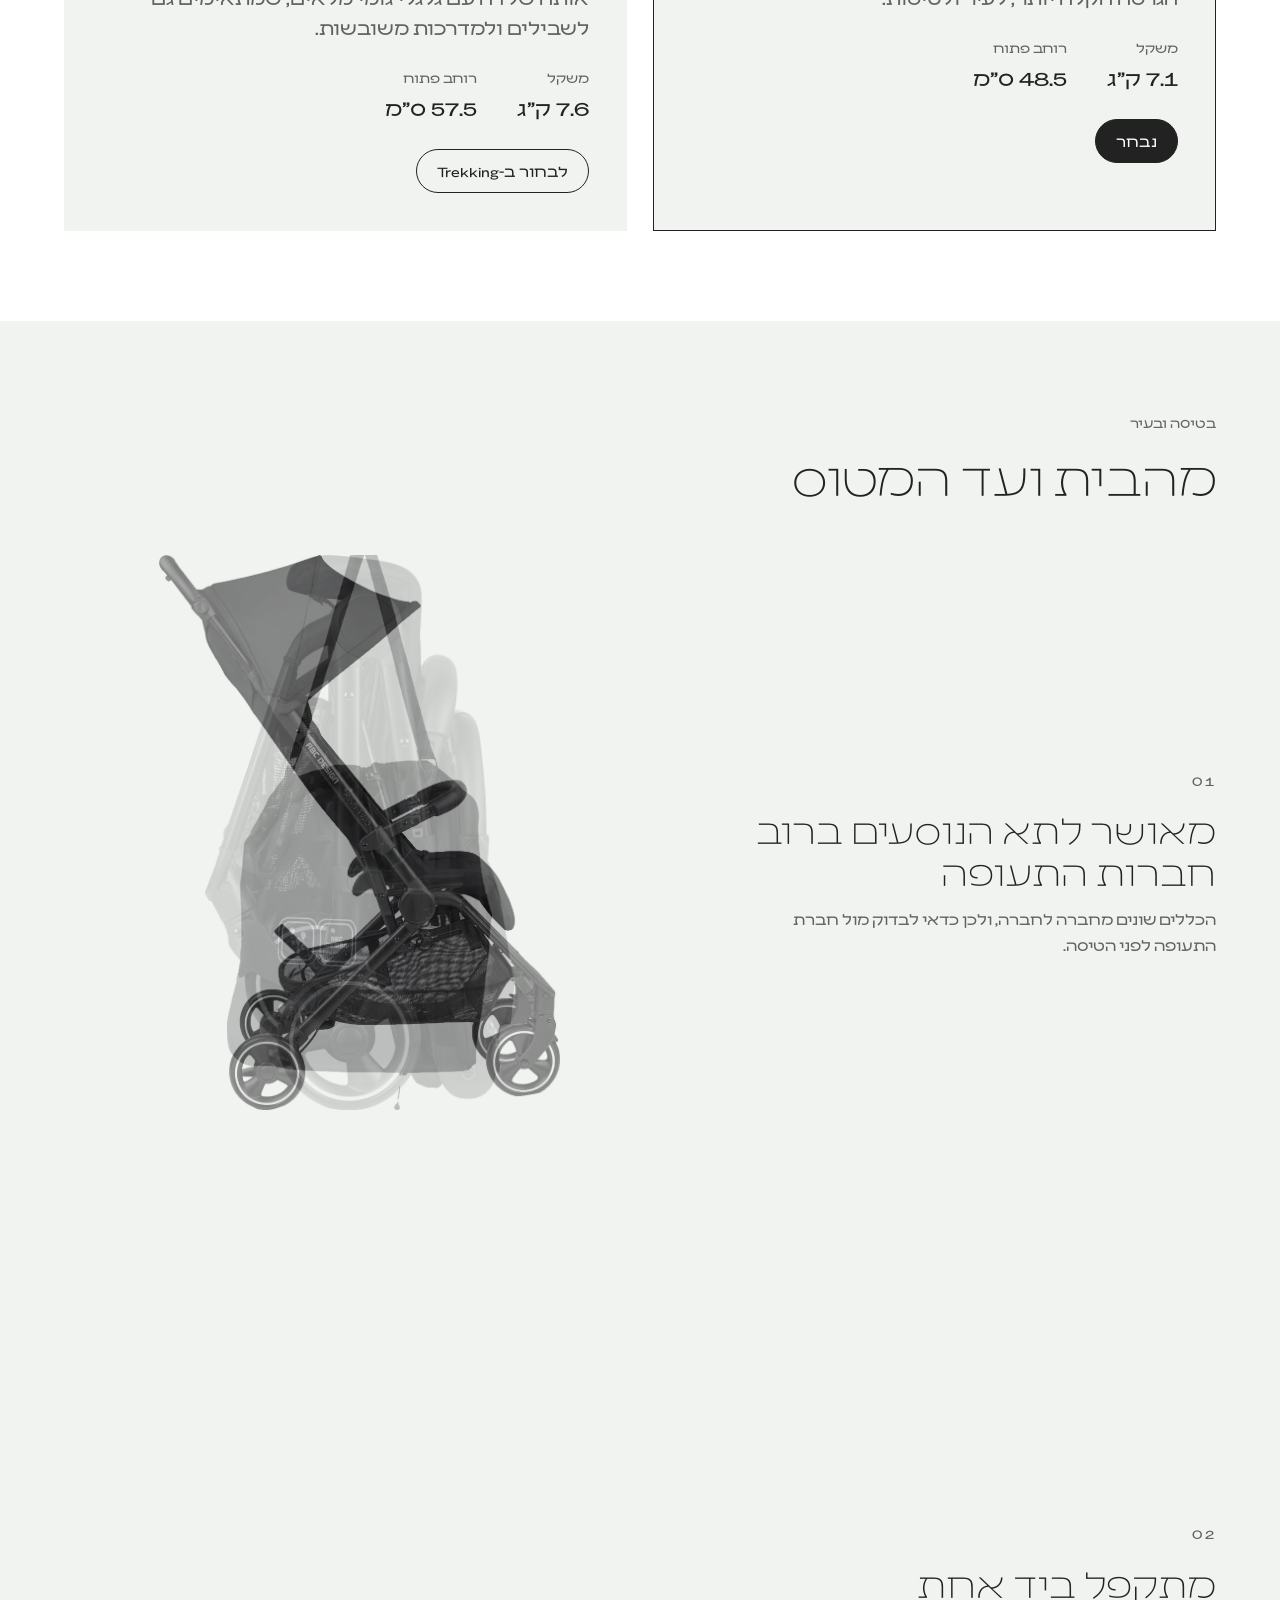
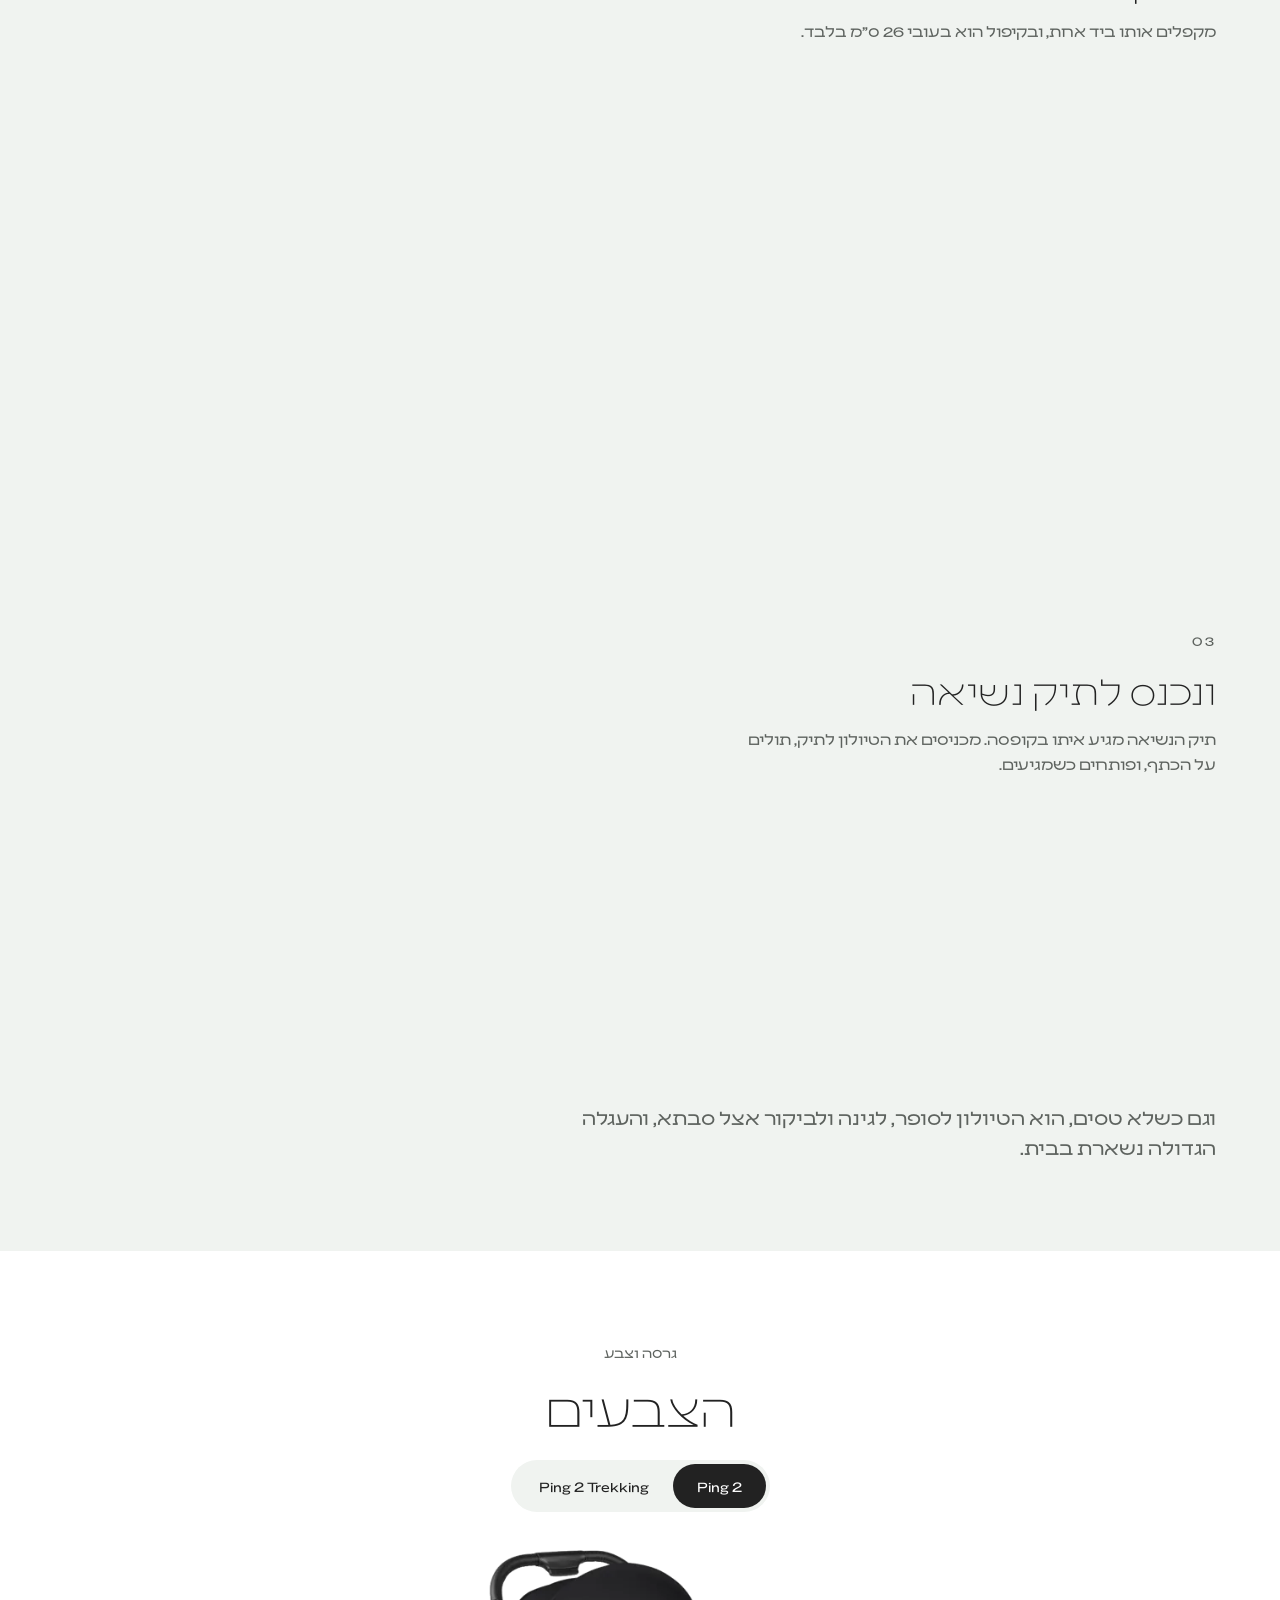
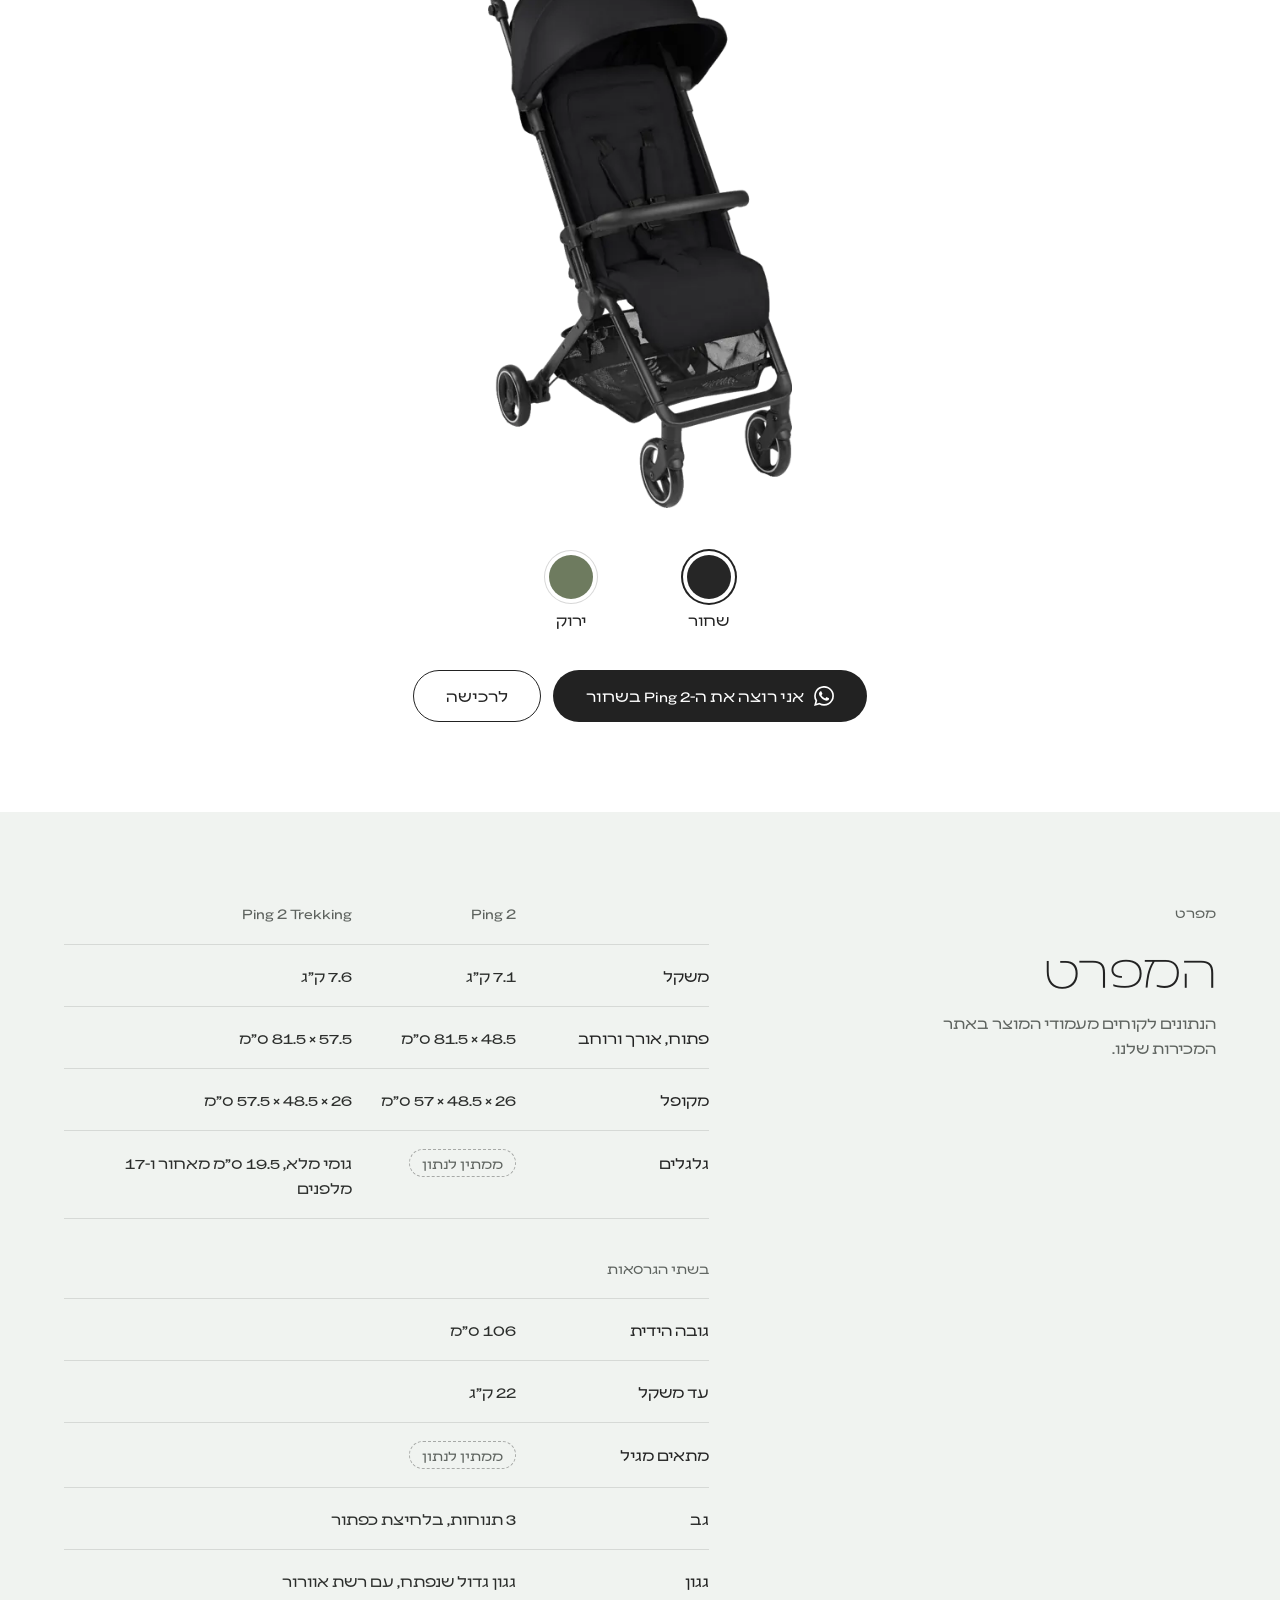
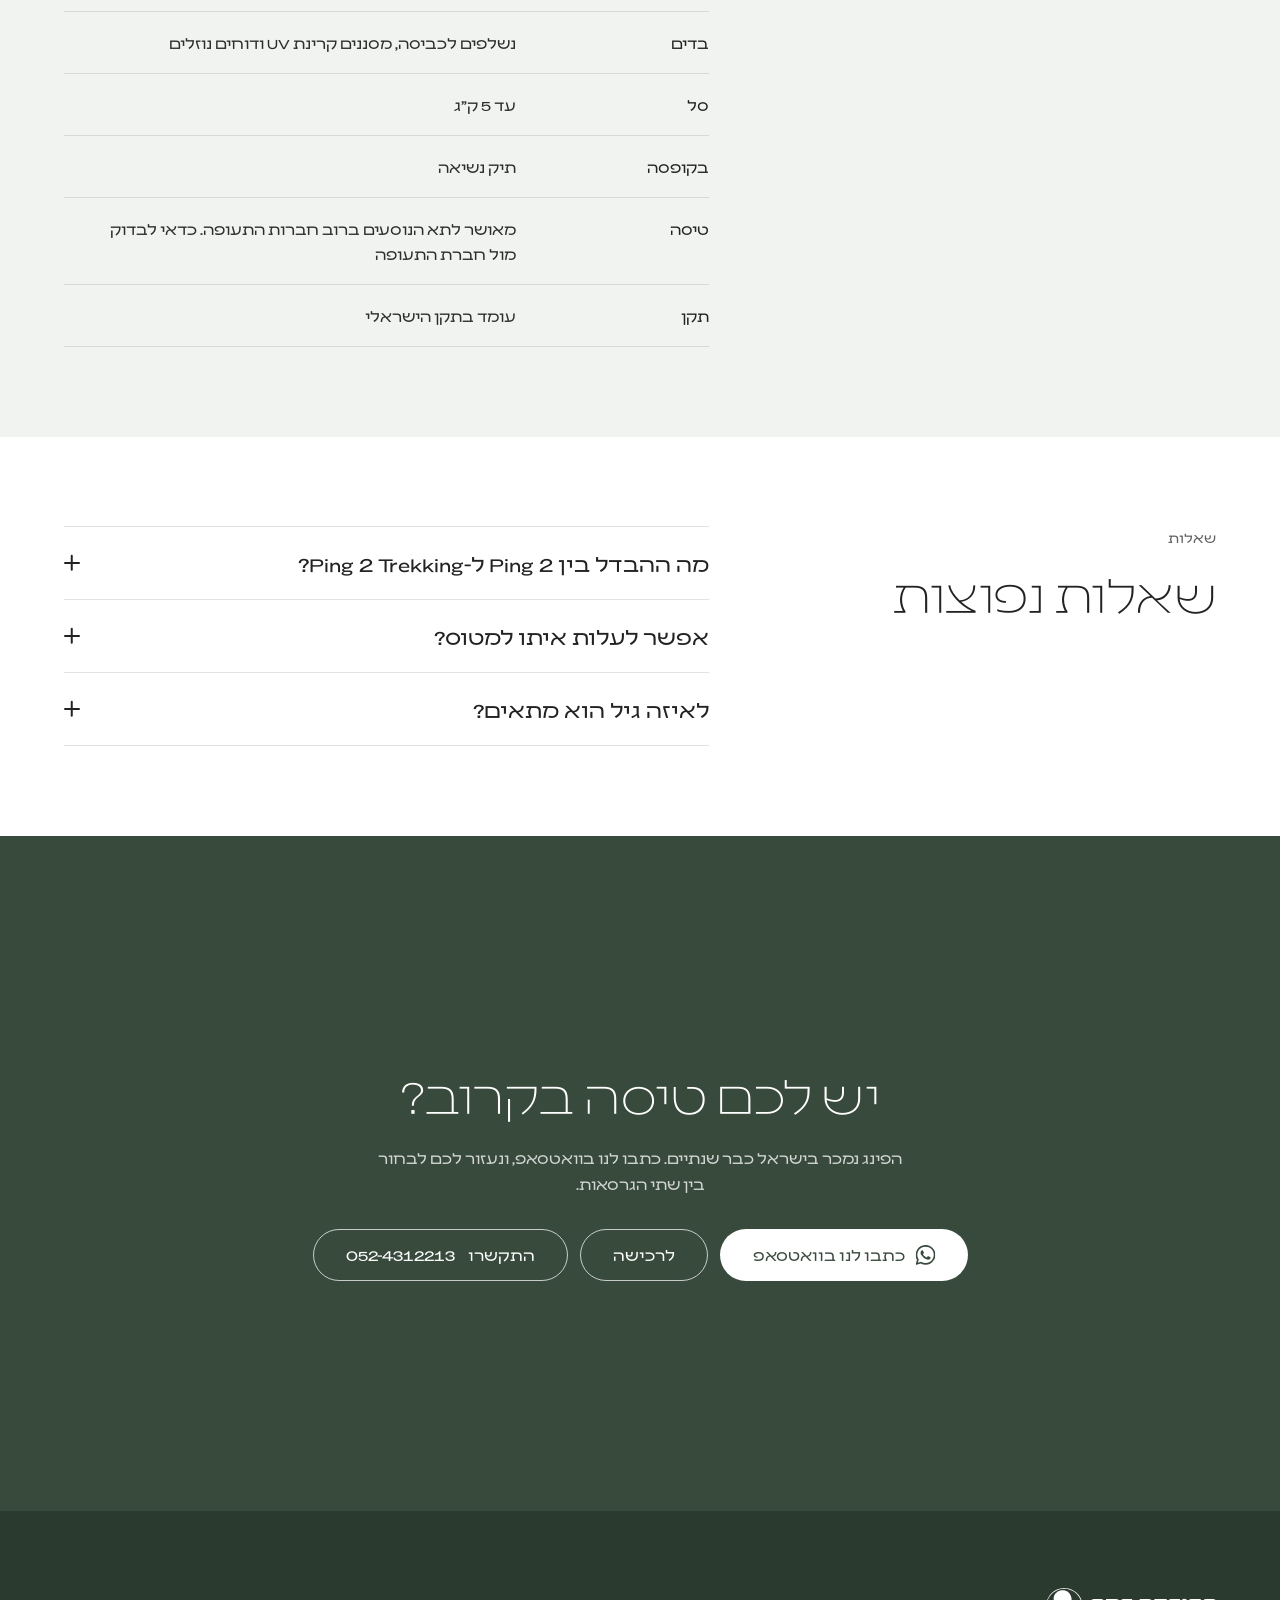
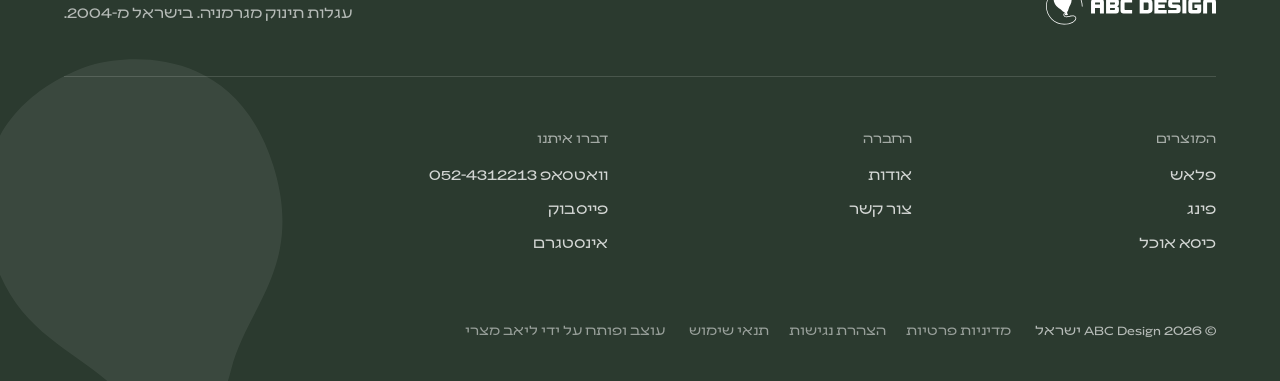
<file: ping.html>
<!doctype html>
<html lang="he" dir="rtl" data-motion="expressive">
<head>
<meta charset="utf-8">
<meta name="viewport" content="width=device-width, initial-scale=1">
<title>Ping 2 · טיולון קל לטיסות ולעיר · ABC Design ישראל</title>
<meta name="description" content="Ping 2 של ABC Design: טיולון קל שמתקפל ביד אחת, לעיר, לטיולים ולטיסות. בשתי גרסאות, Ping 2 ו-Ping 2 Trekking, עם תיק נשיאה.">
<meta name="robots" content="noindex, nofollow">
<link rel="preload" href="fonts/Leon-Thin.woff2" as="font" type="font/woff2" crossorigin>
<link rel="preload" href="fonts/Leon-Regular.woff2" as="font" type="font/woff2" crossorigin>
<link rel="preload" as="image" type="image/webp" imagesrcset="images/ping-p2-black-360.webp 360w, images/ping-p2-black.webp 621w" imagesizes="(max-width: 1023px) 40vw, 26vw" fetchpriority="high">
<link rel="stylesheet" href="css/site.css?v=31">
<script>document.documentElement.classList.add("js");if(matchMedia("(prefers-reduced-motion: no-preference)").matches)document.documentElement.classList.add("open-anim");</script>
</head>
<body>
<svg width="0" height="0" style="position:absolute" aria-hidden="true" focusable="false">
  <!-- the ABC mark, taken as-is from _brand/abc-logo.svg (never redrawn by eye) -->
  <symbol id="logo" viewBox="0 0 439 94.6"><g><g><path d="M261.9,56.7c2,0,2.9-1,2.9-3V40.2c0-2-1-3-2.9-3h-9.7v19.6H261.9z M264.2,28.2c3.6,0,6.3,0.9,8.1,2.8 c1.9,1.9,2.8,4.6,2.8,8.2v15.5c0,3.6-0.9,6.3-2.8,8.2c-1.9,1.9-4.6,2.8-8.1,2.8h-22.3V28.2H264.2z"/></g><path d="M84.4,18.1c-6.6-8.4-16-14.4-26.5-16.9C48.4-1,38.7-0.2,29.7,3.4C21,6.9,13.6,12.8,8.3,20.5C2.9,28.4,0,37.7,0,47.3 c0,12.6,4.9,24.4,13.7,33.3c8.8,8.9,20.6,13.9,33.2,14l0.4,0c8.1,0,15.4-1.7,21.8-5.1c7.5-4,10.6-9.5,8.2-14.6 c-1.5-3.3-5.9-4.8-11-3.7c-0.1,0-2.9,0.5-5.9,1.3c-4.5,1.1-7.7,1-7.7,1l-0.1,0c-3.3,0-5.8-2-5.8-4.6c0-1.9,1.4-3.5,3.4-4.2L50.1,65 c-4.3,7-0.3,5.4-0.3,5.4c1.2-0.9,1.8,0,2.8-0.2c0,0,0,0,0.1,0c0,0,0,0,0.1,0c1-0.2,1.3-1.1,2.7-0.7c0,0,4.4,0.3-2.1-5.1l-0.1-0.1 c0.3,0,0.6,0,0.8,0.1c0.5,0.1,1-0.3,1.1-0.8c0.1-0.5-0.3-1-0.8-1.1c-0.1,0-0.3,0-0.5,0c1.5-1.1,3-3.4,4.3-8.5 c2.4-9.5,10.7-15.5,7.1-29.9C59.8,2.8,41.8,5.2,37.1,6.3C34.3,7,15.3,13.2,20.5,34.6C24.1,49,34.3,50.6,41,58 c2,2.2,3.6,3.5,5.1,4.3c0.9,0.5,1.8,0.8,2.7,0.9c-2.3,1.1-3.9,3.2-3.9,5.7c0,3.6,3.4,6.5,7.8,6.5c0.4,0,3.7,0.1,8.3-1 c2.9-0.8,5.7-1.3,5.7-1.3c4.1-0.9,7.8,0.2,8.9,2.6c2.8,6.1-4.9,10.8-7.4,12.1c-6.1,3.2-13.2,4.8-20.9,4.8l-0.4,0 c-12-0.1-23.3-4.9-31.8-13.4c-8.5-8.6-13.2-19.9-13.2-32c0-9.2,2.7-18.1,7.9-25.7C15,14.2,22.1,8.5,30.5,5.2 C39,1.7,48.4,1,57.4,3.1c10,2.3,19.1,8.1,25.4,16.2c6.3,8,9.7,17.9,9.7,28c0,0.5,0.4,1,1,1h0c0.5,0,1-0.4,1-1 C94.5,36.8,90.9,26.4,84.4,18.1"/><polygon points="279.9,65.7 279.9,28.2 311.7,28.2 311.7,37.2 290.1,37.2 290.1,42.5 306.9,42.5 306.9,51.4 290.1,51.4 290.1,56.7 311.7,56.7 311.7,65.7 "/><g><path d="M323.4,51.4c-5.3,0-7.9-2.6-7.9-7.9v-7.4c0-2.7,0.6-4.7,2-5.9c1.3-1.3,3.3-1.9,6-1.9h22.7v8.9h-18.8c-0.6,0-1,0.1-1.2,0.3 c-0.3,0.2-0.4,0.7-0.4,1.3v2.1c0,0.6,0.1,1,0.4,1.3c0.2,0.2,0.7,0.3,1.2,0.3h12.1c2.7,0,4.8,0.6,6.1,1.9c1.3,1.3,2,3.3,2,5.9v7.4 c0,2.7-0.7,4.7-2,5.9c-1.3,1.3-3.3,1.9-6,1.9h-24.3v-8.9h20.4c1.1,0,1.6-0.5,1.6-1.6V53c0-1.1-0.5-1.6-1.6-1.6H323.4z"/></g><rect x="352.2" y="28.2" width="10.3" height="37.4"/><g><path d="M389.1,56.7c0.6,0,1-0.1,1.2-0.3c0.2-0.2,0.3-0.6,0.3-1.1v-3.9h-7.2v-8.9h17.5v15.9c0,2.6-0.6,4.5-1.7,5.6 c-1.1,1.1-3,1.7-5.6,1.7h-18.2c-2.7,0-4.7-0.6-6-1.9c-1.3-1.3-1.9-3.3-1.9-5.9V36.1c0-2.7,0.6-4.7,1.9-5.9c1.3-1.3,3.3-1.9,6-1.9 h24.2v8.9h-20.2c-0.6,0-1,0.1-1.2,0.4c-0.2,0.2-0.3,0.7-0.3,1.2v16.4c0,0.6,0.1,1,0.3,1.2c0.2,0.2,0.6,0.4,1.2,0.4H389.1z"/></g><path d="M137.8,37.2h-9.6c-0.6,0-1,0.1-1.2,0.4c-0.2,0.2-0.3,0.7-0.3,1.2v3.7h12.7v-3.7c0-0.6-0.1-1-0.3-1.2 C138.8,37.3,138.4,37.2,137.8,37.2 M149.6,65.7h-10.3V51.4h-12.7v14.3h-10.3V36.1c0-2.7,0.6-4.7,1.9-5.9c1.3-1.3,3.3-1.9,6-1.9 h17.4c2.7,0,4.7,0.6,6,1.9c1.3,1.3,1.9,3.3,1.9,5.9V65.7z"/><path d="M165.4,51.4v5.3h11.1c0.6,0,1-0.1,1.2-0.4c0.2-0.2,0.3-0.7,0.3-1.2V53c0-0.6-0.1-1-0.3-1.2c-0.2-0.2-0.6-0.4-1.2-0.4H165.4 z M176.5,42.5c0.6,0,1-0.1,1.2-0.4c0.2-0.2,0.3-0.7,0.3-1.2v-2.1c0-0.6-0.1-1-0.3-1.2c-0.2-0.2-0.6-0.4-1.2-0.4h-11.1v5.3H176.5z M188.3,54.2v3.9c0,2.6-0.6,4.6-1.8,5.8c-1.2,1.2-3.2,1.8-5.8,1.8h-25.6V28.2h25.6c2.7,0,4.6,0.6,5.8,1.8c1.2,1.2,1.8,3.1,1.8,5.8 v3.9c0,2.4-0.5,4.1-1.4,5.2c-0.9,1.1-2.5,1.8-4.5,2c2.1,0.2,3.6,0.8,4.5,2C187.8,50.1,188.3,51.8,188.3,54.2"/><path d="M200.4,65.7c-2.7,0-4.7-0.6-6-1.9c-1.3-1.3-1.9-3.3-1.9-5.9V36.1c0-2.7,0.6-4.7,1.9-5.9c1.3-1.3,3.3-1.9,6-1.9h22v8.9h-18 c-0.6,0-1,0.1-1.2,0.4c-0.2,0.2-0.3,0.7-0.3,1.2v16.4c0,0.6,0.1,1,0.3,1.2c0.2,0.2,0.6,0.4,1.2,0.4h18v8.9H200.4z"/><path d="M417.6,37.2c-0.6,0-1,0.1-1.2,0.4c-0.2,0.2-0.3,0.7-0.3,1.2v26.9h-10.3V36.1c0-2.7,0.6-4.7,1.9-5.9c1.3-1.3,3.3-1.9,6-1.9 h17.4c2.7,0,4.7,0.6,6,1.9c1.3,1.3,1.9,3.3,1.9,5.9v29.6h-10.3V38.8c0-0.6-0.1-1-0.3-1.2c-0.2-0.2-0.6-0.4-1.2-0.4H417.6z"/></g></symbol>
  <!-- the balloon alone: segments 29-35 and the knot (16-28) of the mark's path, in absolute coordinates -->
  <symbol id="balloon" viewBox="18 4 52 68"><path d="M53.9,62.5C55.4,61.4,56.9,59.1,58.2,54C60.6,44.5,68.9,38.5,65.3,24.1C59.8,2.8,41.8,5.2,37.1,6.3C34.3,7,15.3,13.2,20.5,34.6C24.1,49,34.3,50.6,41,58C43,60.2,44.6,61.5,46.1,62.3C47,62.8,47.9,63.1,48.8,63.2L50.1,65C45.8,72,49.8,70.4,49.8,70.4C51,69.5,51.6,70.4,52.6,70.2L52.8,70.2C53.8,70,54.1,69.1,55.5,69.5C55.5,69.5,59.9,69.8,53.4,64.4L53.3,64.3Z"/></symbol>
  <symbol id="i-wa" viewBox="0 0 300 300"><path transform="translate(0 300) scale(1 -1)" d="M256 256Q235 277 207.5 288.5Q180 300 151 300Q110 300 76.0 280.0Q42 260 22.0 226.0Q2 192 2.0 151.5Q2 111 22 77L1 0L80 21Q113 3 151 3Q191 3 225.0 23.0Q259 43 279.0 77.0Q299 111 299 151Q299 181 288.0 208.0Q277 235 256 256ZM151 28Q117 28 88 45L83 48L36 35L49 81L46 86Q27 116 27.0 150.5Q27 185 43.5 213.5Q60 242 88.5 258.5Q117 275 151 275Q175 275 198.0 265.5Q221 256 238.5 238.5Q256 221 265.0 198.5Q274 176 274 151Q274 118 257.5 89.5Q241 61 212.5 44.5Q184 28 151 28ZM218 120Q198 131 194.0 132.0Q190 133 188.0 133.0Q186 133 185 130Q181 126 173 116Q170 112 165 115L162 116Q147 123 135.0 133.5Q123 144 114 159Q113 162 113.5 163.5Q114 165 116 167L121 173Q123 175 125 178V179Q127 182 125 186L113 214Q112 218 110.0 219.0Q108 220 106 220H98Q92 220 88 215H87Q82 209 80 204Q75 195 75.0 184.0Q75 173 82 159Q85 152 90 146L91 145Q100 132 111 121Q132 99 154 90Q163 86 174.0 82.5Q185 79 198 81Q204 81 212.5 86.5Q221 92 223.0 98.0Q225 104 225.5 109.0Q226 114 225.5 115.5Q225 117 220 119Z"/></symbol>
  <symbol id="i-a11y" viewBox="0 0 300 300"><path transform="translate(0 300) scale(1 -1)" d="M125 225Q125 235 132.5 242.5Q140 250 150.0 250.0Q160 250 167.5 242.5Q175 235 175.0 225.0Q175 215 167.5 207.5Q160 200 150.0 200.0Q140 200 132.5 207.5Q125 215 125 225ZM300 150Q300 109 280.0 74.5Q260 40 225.5 20.0Q191 0 150.0 0.0Q109 0 74.5 20.0Q40 40 20.0 74.5Q0 109 0.0 150.0Q0 191 20.0 225.5Q40 260 74.5 280.0Q109 300 150.0 300.0Q191 300 225.5 280.0Q260 260 280.0 225.5Q300 191 300 150ZM275 150Q275 184 258.0 212.5Q241 241 212.5 258.0Q184 275 150.0 275.0Q116 275 87.5 258.0Q59 241 42.0 212.5Q25 184 25.0 150.0Q25 116 42.0 87.5Q59 59 87.5 42.0Q116 25 150.0 25.0Q184 25 212.5 42.0Q241 59 258.0 87.5Q275 116 275 150ZM207 211 160 188H140L93 211Q88 213 83.5 211.5Q79 210 76.5 205.5Q74 201 75.5 196.0Q77 191 82 189L125 167V123L102 81Q99 77 100.5 72.0Q102 67 105.5 65.0Q109 63 113 63Q120 63 124 69L148 113H152L177 69Q180 62 187 63Q191 63 194.5 65.0Q198 67 199.5 72.0Q201 77 198 81L175 123V167L218 189Q223 191 224.5 196.0Q226 201 224.0 205.5Q222 210 217.0 211.5Q212 213 207 211Z"/></symbol>
  <symbol id="i-arr" viewBox="0 0 24 24"><path d="M14.5 6.5 9 12l5.5 5.5" fill="none" stroke="currentColor" stroke-width="1.6" stroke-linecap="round" stroke-linejoin="round"/></symbol>
</svg>

<a class="skip" href="#main">דלג לתוכן</a>

<!-- header: MV:hd8, a capsule that opens into the menu -->
<header class="hd h8x" id="hd">
  <div class="h8-card">
    <div class="h8-bar">
      <a class="hlogo" href="index.html" aria-label="ABC Design ישראל, לעמוד הבית"><svg aria-hidden="true"><use href="#logo"/></svg></a>
      <button class="h8-a11y" type="button" data-a11y-open aria-label="נגישות: התאמות תצוגה"><svg class="ic" aria-hidden="true"><use href="#i-a11y"/></svg></button>
      <button class="h8-toggle" type="button" aria-expanded="false" aria-controls="h8p"><span>תפריט</span><i aria-hidden="true"></i></button>
      <a class="btn btn-solid btn-sm" href="https://wa.me/972524312213" data-wa="היי, אשמח לשמוע על טיולון ה-Ping 2" data-wa-ping target="_blank" rel="noopener"><svg class="ic" aria-hidden="true"><use href="#i-wa"/></svg>דברו איתנו</a>
    </div>
    <div class="h8-panel" id="h8p"><div>
      <div class="h8-in">
        <nav class="h8-links" aria-label="ראשי">
          <a href="flash.html">פלאש <small>עגלה</small></a>
          <a href="ping.html" aria-current="page">פינג <small>טיולון</small></a>
          <a href="high-chair.html">כיסא אוכל</a>
          <a href="about.html">אודות</a>
          <a href="contact.html">צור קשר</a>
        </nav>
        <div class="h8-side">
          <span>עגלות תינוק בהנדסה גרמנית</span>
          <a href="https://wa.me/972524312213" data-wa="היי, אשמח לשמוע על טיולון ה-Ping 2" data-wa-ping target="_blank" rel="noopener">וואטסאפ&nbsp;<span class="tel" dir="ltr">052-4312213</span></a>
          <a class="btn btn-solid btn-sm" href="https://wa.me/972524312213" data-wa="היי, אשמח לשמוע על טיולון ה-Ping 2" data-wa-ping target="_blank" rel="noopener"><svg class="ic" aria-hidden="true"><use href="#i-wa"/></svg>דברו איתנו</a>
        </div>
      </div>
    </div></div>
  </div>
</header>

<main id="main" tabindex="-1" data-ping>
  <!-- 01 · product stage, the Flash page's C7: the name huge behind the stroller (MV:g12). Here the stage also holds the
       one choice the page asks for, the version; it drives the photo, the compare cards, the colours, WhatsApp and "לרכישה" -->
  <section class="hero p-hero" id="hero" aria-labelledby="hero-title" data-parallax>
    <p class="p-word has-desc lat layer" data-depth="-0.35" aria-hidden="true">Ping</p>
    <div class="hero-text">
      <p class="kick rv"><svg class="kick-mark" viewBox="0 0 95 95" aria-hidden="true"><use href="#balloon" x="18" y="4" width="52" height="68"/><path class="kick-line" pathLength="1" d="M48.8,63.2C46.5,64.3,44.9,66.4,44.9,68.9C44.9,72.5,48.3,75.4,52.7,75.4C53.1,75.4,56.4,75.5,61,74.4C63.9,73.6,66.7,73.1,66.7,73.1C70.8,72.2,74.5,73.3,75.6,75.7C78.4,81.8,70.7,86.5,68.2,87.8C62.1,91,55,92.6,47.3,92.6L46.9,92.6C34.9,92.5,23.6,87.7,15.1,79.2C6.6,70.6,1.9,59.3,1.9,47.2C1.9,38,4.6,29.1,9.8,21.5C15,14.2,22.1,8.5,30.5,5.2C39,1.7,48.4,1,57.4,3.1C67.4,5.4,76.5,11.2,82.8,19.3C89.1,27.3,92.5,37.2,92.5,47.3"/></svg><span><span class="lat" data-ver-name>Ping 2</span> · טיולון מגרמניה</span><i class="de" aria-hidden="true"></i></p>
      <h1 id="hero-title"><span class="hl"><span>קל לטיסה.</span></span><span class="hl"><span>נוח לכל יום.</span></span></h1>
      <p class="lead rv" style="--i:2">טיולון קל של <span class="lat">ABC Design</span> שמתקפל ביד אחת. מתאים לעיר, לטיולים ולטיסות, ויש לו שתי גרסאות.</p>
      <fieldset class="seg rv" style="--i:3">
        <legend class="sr">בחירת גרסה</legend>
        <label><input type="radio" name="ver-hero" value="p2" data-ver checked><span class="lat">Ping 2</span></label>
        <label><input type="radio" name="ver-hero" value="tr" data-ver><span class="lat">Ping 2 Trekking</span></label>
      </fieldset>
      <!-- TODO(קובי): מחיר, אם הוא מאשר להציג. ב-babyboss.co.il: 1,290 ₪ ו-1,490 ₪ -->
      <div class="cta rv" style="--i:4">
        <a class="btn btn-solid" href="https://wa.me/972524312213" data-wa="היי, אשמח לשמוע על טיולון ה-Ping 2" data-wa-ping target="_blank" rel="noopener"><svg class="ic" aria-hidden="true"><use href="#i-wa"/></svg><span class="lg">כתבו לנו </span>בוואטסאפ</a>
        <!-- TODO(קובי): לאשר ש"לרכישה" מוביל לעמוד הגרסה ב-babyboss.co.il -->
        <a class="btn btn-ghost" href="https://www.babyboss.co.il/items/6359702" data-buy target="_blank" rel="noopener">לרכישה</a>
      </div>
    </div>
    <div class="hero-media layer" data-depth="0.12">
      <figure class="co-img is-on" data-key="p2"><img src="images/ping-p2-black.webp" srcset="images/ping-p2-black-360.webp 360w, images/ping-p2-black.webp 621w" sizes="(max-width: 1023px) 40vw, 26vw" width="621" height="1136" alt="טיולון Ping 2 בשחור, מבט מלפנים" fetchpriority="high" decoding="async"></figure>
      <figure class="co-img" data-key="tr"><img src="images/ping-tr-black.webp" srcset="images/ping-tr-black-360.webp 360w, images/ping-tr-black.webp 612w" sizes="(max-width: 1023px) 40vw, 26vw" width="612" height="1135" alt="טיולון Ping 2 Trekking בשחור, מבט מלפנים" decoding="async"></figure>
    </div>
  </section>

  <!-- 02 · compare: two cards side by side. The wheels are the difference, so the wheels are the photo -->
  <section class="compare" aria-labelledby="cp-title">
    <header class="sec-head reveal">
      <p class="kick">שתי גרסאות</p>
      <h2 id="cp-title">שתי גרסאות, שלדה אחת</h2>
    </header>
    <div class="vc-grid">
      <article class="vcard is-sel reveal" data-card="p2">
        <figure><img src="images/ping-wheel-p2.webp" srcset="images/ping-wheel-p2-600.webp 600w, images/ping-wheel-p2.webp 1200w" sizes="(max-width: 767px) 100vw, 44vw" width="1200" height="1200" alt="הגלגלים הקדמיים של Ping 2 וסל הקניות" loading="lazy" decoding="async"></figure>
        <div class="vc-body">
          <h3 class="lat">Ping 2</h3>
          <p>הגרסה הקלה יותר, לעיר ולטיסות.</p>
          <dl class="vc-facts">
            <div><dt>משקל</dt><dd>7.1 ק"ג</dd></div>
            <div><dt>רוחב פתוח</dt><dd>48.5 ס"מ</dd></div>
          </dl>
          <button class="btn btn-ghost btn-sm" type="button" data-ver-btn="p2" aria-pressed="true"><span class="vc-on">נבחר</span><span class="vc-off">לבחור ב-<span class="lat">Ping 2</span></span></button>
        </div>
      </article>
      <article class="vcard reveal" style="--i:1" data-card="tr">
        <figure><img src="images/ping-wheel-tr.webp" srcset="images/ping-wheel-tr-600.webp 600w, images/ping-wheel-tr.webp 1200w" sizes="(max-width: 767px) 100vw, 44vw" width="1200" height="1200" alt="גלגלי הגומי של Ping 2 Trekking" loading="lazy" decoding="async"></figure>
        <div class="vc-body">
          <h3 class="lat">Ping 2 Trekking</h3>
          <!-- TODO(קובי): לאשר את המשפט. לפי עמוד המוצר ב-babyboss.co.il -->
          <p>אותה שלדה עם גלגלי גומי מלאים, שמתאימים גם לשבילים ולמדרכות משובשות.</p>
          <dl class="vc-facts">
            <div><dt>משקל</dt><dd>7.6 ק"ג</dd></div>
            <div><dt>רוחב פתוח</dt><dd>57.5 ס"מ</dd></div>
          </dl>
          <button class="btn btn-ghost btn-sm" type="button" data-ver-btn="tr" aria-pressed="false"><span class="vc-on">נבחר</span><span class="vc-off">לבחור ב-<span class="lat">Trekking</span></span></button>
        </div>
      </article>
    </div>
  </section>

  <!-- 03 · the page's signature: from the taxi to the gate. C11 sticky split + MV:g05 (approved here on the home page):
       open, folded, in its bag, the photo changes as each line arrives -->
  <section class="trip" aria-labelledby="tr-title">
    <header class="sec-head reveal">
      <p class="kick">בטיסה ובעיר</p>
      <h2 id="tr-title">מהבית ועד המטוס</h2>
    </header>
    <div class="sync">
      <div class="sync-texts">
        <div class="block sync-t">
          <span class="num lat">01</span>
          <h3>מאושר לתא הנוסעים ברוב חברות התעופה</h3>
          <p>הכללים שונים מחברה לחברה, ולכן כדאי לבדוק מול חברת התעופה לפני הטיסה.</p>
        </div>
        <div class="block sync-t">
          <span class="num lat">02</span>
          <h3>מתקפל ביד אחת</h3>
          <p>מקפלים אותו ביד אחת, ובקיפול הוא בעובי 26 ס"מ בלבד.</p>
        </div>
        <div class="block sync-t">
          <span class="num lat">03</span>
          <h3>ונכנס לתיק נשיאה</h3>
          <p>תיק הנשיאה מגיע איתו בקופסה. מכניסים את הטיולון לתיק, תולים על הכתף, ופותחים כשמגיעים.</p>
        </div>
      </div>
      <div class="sync-media" aria-hidden="true">
        <figure class="si si-cut si-1"><img src="images/ping-open.webp" srcset="images/ping-open-360.webp 360w, images/ping-open.webp 811w" sizes="(max-width: 767px) 60vw, 34vw" width="811" height="1121" alt="" loading="lazy" decoding="async"></figure>
        <figure class="si si-cut si-2"><img src="images/ping-folded.webp" srcset="images/ping-folded-360.webp 360w, images/ping-folded.webp 632w" sizes="(max-width: 767px) 60vw, 30vw" width="632" height="1135" alt="" loading="lazy" decoding="async"></figure>
        <figure class="si si-cut si-3"><img src="images/ping-bag.webp" srcset="images/ping-bag-360.webp 360w, images/ping-bag.webp 446w" sizes="(max-width: 767px) 50vw, 24vw" width="446" height="932" alt="" loading="lazy" decoding="async"></figure>
      </div>
    </div>
    <p class="trip-after reveal">וגם כשלא טסים, הוא הטיולון לסופר, לגינה ולביקור אצל סבתא, והעגלה הגדולה נשארת בבית.</p>
  </section>

  <!-- 04 · colours: the Flash page's wipe, now for two versions. Brown-grey exists only for the Trekking -->
  <section class="colors colors-w" id="colors" aria-labelledby="co-title">
    <header class="co-head reveal">
      <p class="kick">גרסה וצבע</p>
      <h2 id="co-title">הצבעים</h2>
    </header>
    <fieldset class="seg seg-c reveal" style="--i:1">
      <legend class="sr">בחירת גרסה</legend>
      <label><input type="radio" name="ver-colors" value="p2" data-ver checked><span class="lat">Ping 2</span></label>
      <label><input type="radio" name="ver-colors" value="tr" data-ver><span class="lat">Ping 2 Trekking</span></label>
    </fieldset>
    <div class="co-stage reveal" style="--i:2">
      <figure class="co-img is-on" data-key="p2-black"><img src="images/ping-p2-black.webp" srcset="images/ping-p2-black-360.webp 360w, images/ping-p2-black.webp 621w" sizes="(max-width: 767px) 50vw, 22vw" width="621" height="1136" alt="Ping 2 בשחור" loading="lazy" decoding="async"></figure>
      <figure class="co-img" data-key="p2-green"><img src="images/ping-p2-green.webp" srcset="images/ping-p2-green-360.webp 360w, images/ping-p2-green.webp 621w" sizes="(max-width: 767px) 50vw, 22vw" width="621" height="1135" alt="Ping 2 בירוק" loading="lazy" decoding="async"></figure>
      <figure class="co-img" data-key="tr-black"><img src="images/ping-tr-black.webp" srcset="images/ping-tr-black-360.webp 360w, images/ping-tr-black.webp 612w" sizes="(max-width: 767px) 50vw, 22vw" width="612" height="1135" alt="Ping 2 Trekking בשחור" loading="lazy" decoding="async"></figure>
      <figure class="co-img" data-key="tr-green"><img src="images/ping-tr-green.webp" srcset="images/ping-tr-green-360.webp 360w, images/ping-tr-green.webp 612w" sizes="(max-width: 767px) 50vw, 22vw" width="612" height="1135" alt="Ping 2 Trekking בירוק" loading="lazy" decoding="async"></figure>
      <figure class="co-img" data-key="tr-brown"><img src="images/ping-tr-brown.webp" srcset="images/ping-tr-brown-360.webp 360w, images/ping-tr-brown.webp 526w" sizes="(max-width: 767px) 50vw, 22vw" width="526" height="978" alt="Ping 2 Trekking בחום-אפור" loading="lazy" decoding="async"></figure>
    </div>
    <!-- TODO(קובי): לאשר שאלה כל הצבעים. כרגע לפי מה שנמכר ב-babyboss.co.il -->
    <fieldset class="co-pick reveal" style="--i:3">
      <legend class="sr">בחירת צבע</legend>
      <label class="sw"><input type="radio" name="pcolor" value="black" checked><i style="--sw:#262626" aria-hidden="true"></i><span><b>שחור</b></span></label>
      <label class="sw"><input type="radio" name="pcolor" value="green"><i style="--sw:#6e7b5f" aria-hidden="true"></i><span><b>ירוק</b></span></label>
      <label class="sw" data-only="tr" hidden><input type="radio" name="pcolor" value="brown"><i style="--sw:#6a645d" aria-hidden="true"></i><span><b>חום-אפור</b></span></label>
    </fieldset>
    <div class="co-cta cta reveal" style="--i:4">
      <a class="btn btn-solid" id="pco-btn" href="https://wa.me/972524312213" data-wa="היי, אשמח לשמוע על ה-Ping 2 בצבע שחור" target="_blank" rel="noopener"><svg class="ic" aria-hidden="true"><use href="#i-wa"/></svg><span id="pco-label">אני רוצה את ה-<span class="lat">Ping 2</span> בשחור</span></a>
      <a class="btn btn-ghost" href="https://www.babyboss.co.il/items/6359702" data-buy target="_blank" rel="noopener">לרכישה</a>
    </div>
  </section>

  <!-- 05 · specs, C8: the heading stays while the rows pass. Two columns, one per version; a row both share spans both -->
  <section class="specs" aria-labelledby="sp-title">
    <div class="sp-head reveal">
      <p class="kick">מפרט</p>
      <h2 id="sp-title">המפרט</h2>
      <p class="sp-src">הנתונים לקוחים מעמודי המוצר באתר המכירות שלנו.</p>
    </div>
    <!-- TODO(קובי): לאשר את המפרט, ולהשלים גיל וגלגלי ה-Ping 2. עד אז ממתין לנתון -->
    <table class="sp-table reveal" style="--i:1">
      <caption class="sr">המפרט של Ping 2 ושל Ping 2 Trekking</caption>
      <thead><tr><td></td><th scope="col" class="lat">Ping 2</th><th scope="col" class="lat">Ping 2 Trekking</th></tr></thead>
      <tbody>
        <tr><th scope="row">משקל</th><td data-v="Ping 2">7.1 ק"ג</td><td data-v="Trekking">7.6 ק"ג</td></tr>
        <tr><th scope="row">פתוח, אורך ורוחב</th><td data-v="Ping 2"><span dir="ltr">81.5 × 48.5</span> ס"מ</td><td data-v="Trekking"><span dir="ltr">81.5 × 57.5</span> ס"מ</td></tr>
        <tr><th scope="row">מקופל</th><td data-v="Ping 2"><span dir="ltr">57 × 48.5 × 26</span> ס"מ</td><td data-v="Trekking"><span dir="ltr">57.5 × 48.5 × 26</span> ס"מ</td></tr>
        <tr><th scope="row">גלגלים</th><td data-v="Ping 2"><span class="tbd">ממתין לנתון</span></td><td data-v="Trekking">גומי מלא, 19.5 ס"מ מאחור ו-17 מלפנים</td></tr>
      </tbody>
      <tbody>
        <tr class="sp-group"><th colspan="3" scope="rowgroup">בשתי הגרסאות</th></tr>
        <tr><th scope="row">גובה הידית</th><td colspan="2">106 ס"מ</td></tr>
        <tr><th scope="row">עד משקל</th><td colspan="2">22 ק"ג</td></tr>
        <tr><th scope="row">מתאים מגיל</th><td colspan="2"><span class="tbd">ממתין לנתון</span></td></tr>
        <tr><th scope="row">גב</th><td colspan="2">3 תנוחות, בלחיצת כפתור</td></tr>
        <tr><th scope="row">גגון</th><td colspan="2">גגון גדול שנפתח, עם רשת אוורור</td></tr>
        <tr><th scope="row">בדים</th><td colspan="2">נשלפים לכביסה, מסננים קרינת UV ודוחים נוזלים</td></tr>
        <tr><th scope="row">סל</th><td colspan="2">עד 5 ק"ג</td></tr>
        <tr><th scope="row">בקופסה</th><td colspan="2">תיק נשיאה</td></tr>
        <tr><th scope="row">טיסה</th><td colspan="2">מאושר לתא הנוסעים ברוב חברות התעופה. כדאי לבדוק מול חברת התעופה</td></tr>
        <tr><th scope="row">תקן</th><td colspan="2">עומד בתקן הישראלי</td></tr>
      </tbody>
    </table>
  </section>

  <!-- 06 · questions: the native disclosure, so it opens without the script and reads to a screen reader -->
  <section class="faq" aria-labelledby="fq-title">
    <div class="fq-head reveal">
      <p class="kick">שאלות</p>
      <h2 id="fq-title">שאלות נפוצות</h2>
    </div>
    <div class="fq-list reveal" style="--i:1">
      <details><summary><span>מה ההבדל בין <span class="lat">Ping 2</span> ל-<span class="lat">Ping 2 Trekking</span>?</span><i aria-hidden="true"></i></summary><p>אותה שלדה ואותו קיפול. ב-<span class="lat">Trekking</span> יש גלגלי גומי מלאים שמתאימים גם לדרכים משובשות, והוא קצת רחב וכבד יותר: 7.6 ק"ג לעומת 7.1.</p></details>
      <details><summary><span>אפשר לעלות איתו למטוס?</span><i aria-hidden="true"></i></summary><p>הוא מאושר לתא הנוסעים ברוב חברות התעופה, ומגיע עם תיק נשיאה. הכללים שונים מחברה לחברה, ולכן כדאי לבדוק מול חברת התעופה לפני הטיסה.</p></details>
      <!-- TODO(קובי): מאיזה גיל, לפי המפרט -->
      <details><summary><span>לאיזה גיל הוא מתאים?</span><i aria-hidden="true"></i></summary><p>הוא מתאים לילדים עד 22 ק"ג. מאיזה גיל: <span class="tbd">ממתין לנתון</span></p></details>
    </div>
  </section>

  <!-- 07 · closing -->
  <section class="closing" id="closing" aria-labelledby="cl-title">
    <h2 id="cl-title" class="reveal">יש לכם טיסה בקרוב?</h2>
    <p class="reveal" style="--i:1">הפינג נמכר בישראל כבר שנתיים. כתבו לנו בוואטסאפ, ונעזור לכם לבחור בין שתי הגרסאות.</p>
    <div class="cta reveal" style="--i:2">
      <a class="btn btn-light" href="https://wa.me/972524312213" data-wa="היי, אשמח לשמוע על טיולון ה-Ping 2" data-wa-ping target="_blank" rel="noopener"><svg class="ic" aria-hidden="true"><use href="#i-wa"/></svg>כתבו לנו בוואטסאפ</a>
      <a class="btn btn-ghost-light" href="https://www.babyboss.co.il/items/6359702" data-buy target="_blank" rel="noopener">לרכישה</a>
      <!-- TODO(קובי): מספר הטלפון של ABC. בינתיים המספר של הוואטסאפ -->
      <a class="btn btn-ghost-light" href="tel:+972524312213">התקשרו&nbsp;<span class="tel" dir="ltr">052-4312213</span></a>
    </div>
  </section>
</main>

<!-- footer: MV:ft8, the brand signature -->
<footer class="ftw ft8" id="ft">
  <svg class="ft8-mark" aria-hidden="true"><use href="#balloon"/></svg>
  <div class="ft8-top ft-rv">
    <a class="ft-logo" href="index.html" aria-label="ABC Design ישראל, לעמוד הבית"><svg aria-hidden="true"><use href="#logo"/></svg></a>
    <p>עגלות תינוק מגרמניה. בישראל מ-2004.</p>
  </div>
  <div class="ft8-row ft-rv" style="--i:1">
    <div><h3>המוצרים</h3><ul><li><a href="flash.html">פלאש</a></li><li><a href="ping.html" aria-current="page">פינג</a></li><li><a href="high-chair.html">כיסא אוכל</a></li></ul></div>
    <div><h3>החברה</h3><ul><li><a href="about.html">אודות</a></li><li><a href="contact.html">צור קשר</a></li></ul></div>
    <div><h3>דברו איתנו</h3><ul><li><a href="https://wa.me/972524312213" data-wa="היי, אשמח לשמוע על טיולון ה-Ping 2" data-wa-ping target="_blank" rel="noopener">וואטסאפ&nbsp;<span class="tel" dir="ltr">052-4312213</span></a></li><li><a href="https://www.facebook.com/abcdesignisrael" target="_blank" rel="noopener">פייסבוק</a></li><li><a href="https://www.instagram.com/abcdesignil" target="_blank" rel="noopener">אינסטגרם</a></li></ul></div>
  </div>
  <div class="ft-legal">
    <p>© <span data-year>2026</span> <span class="lat">ABC Design</span> ישראל</p>
    <nav aria-label="מסמכים"><a href="privacy.html">מדיניות פרטיות</a><a href="accessibility.html">הצהרת נגישות</a><a href="terms.html">תנאי שימוש</a></nav>
    <p class="ft-credit"><a href="https://liavmatzri.co.il" rel="noopener" target="_blank">עוצב ופותח על ידי ליאב מצרי</a></p>
  </div>
</footer>

<div class="fabs" id="fabs">
  <a class="fab fab-wa" href="https://wa.me/972524312213" data-wa="היי, אשמח לשמוע על טיולון ה-Ping 2" data-wa-ping target="_blank" rel="noopener" aria-label="כתבו לנו בוואטסאפ"><svg class="ic" aria-hidden="true"><use href="#i-wa"/></svg><span class="fab-tip" aria-hidden="true">כתבו לנו בוואטסאפ</span></a>
  <a class="fab fab-a11y" href="accessibility.html" aria-label="התאמות תצוגה"><svg class="ic" aria-hidden="true"><use href="#i-a11y"/></svg></a>
</div>

<script src="vendor/gsap.min.js"></script>
<script src="vendor/ScrollTrigger.min.js"></script>
<script src="js/site.js?v=16" defer></script>
<script src="js/a11y.js?v=1" defer></script>
<script src="js/snap-icons.js?v=1" defer></script>
</body>
</html>
</file>
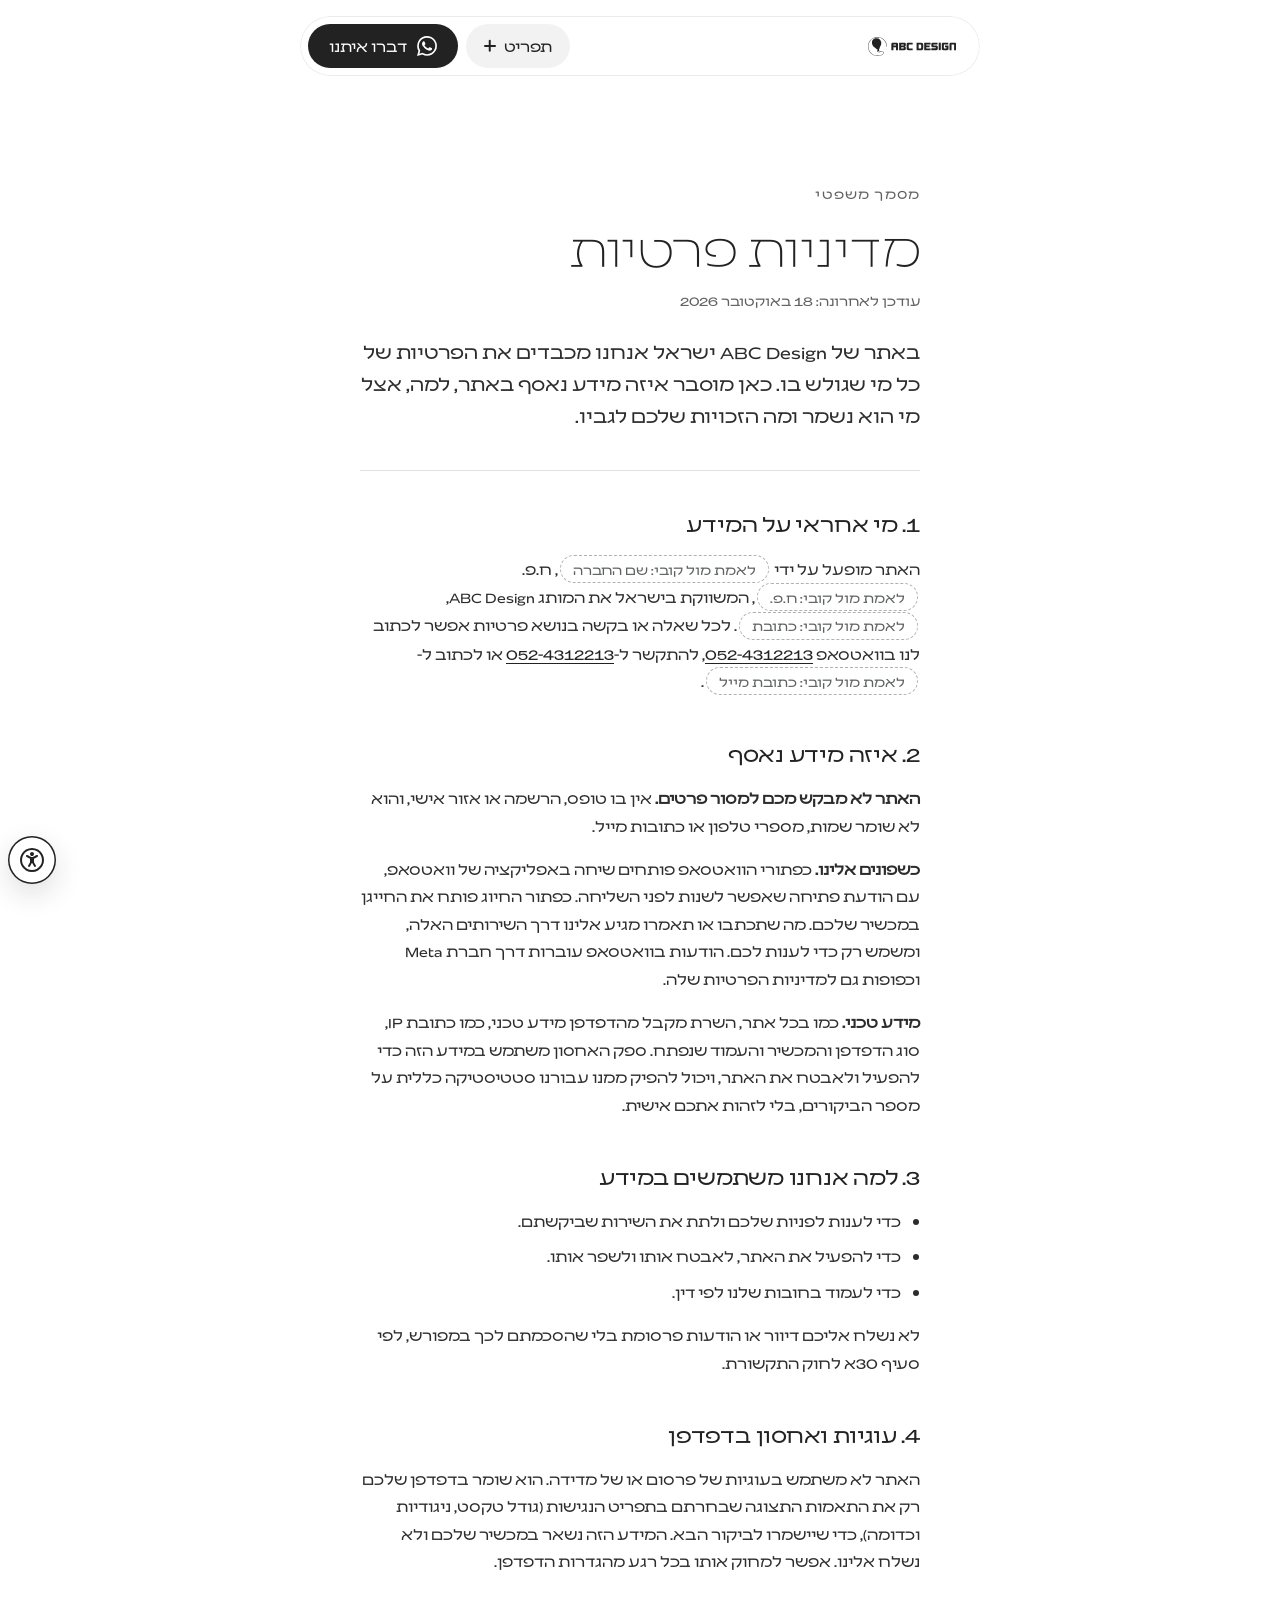
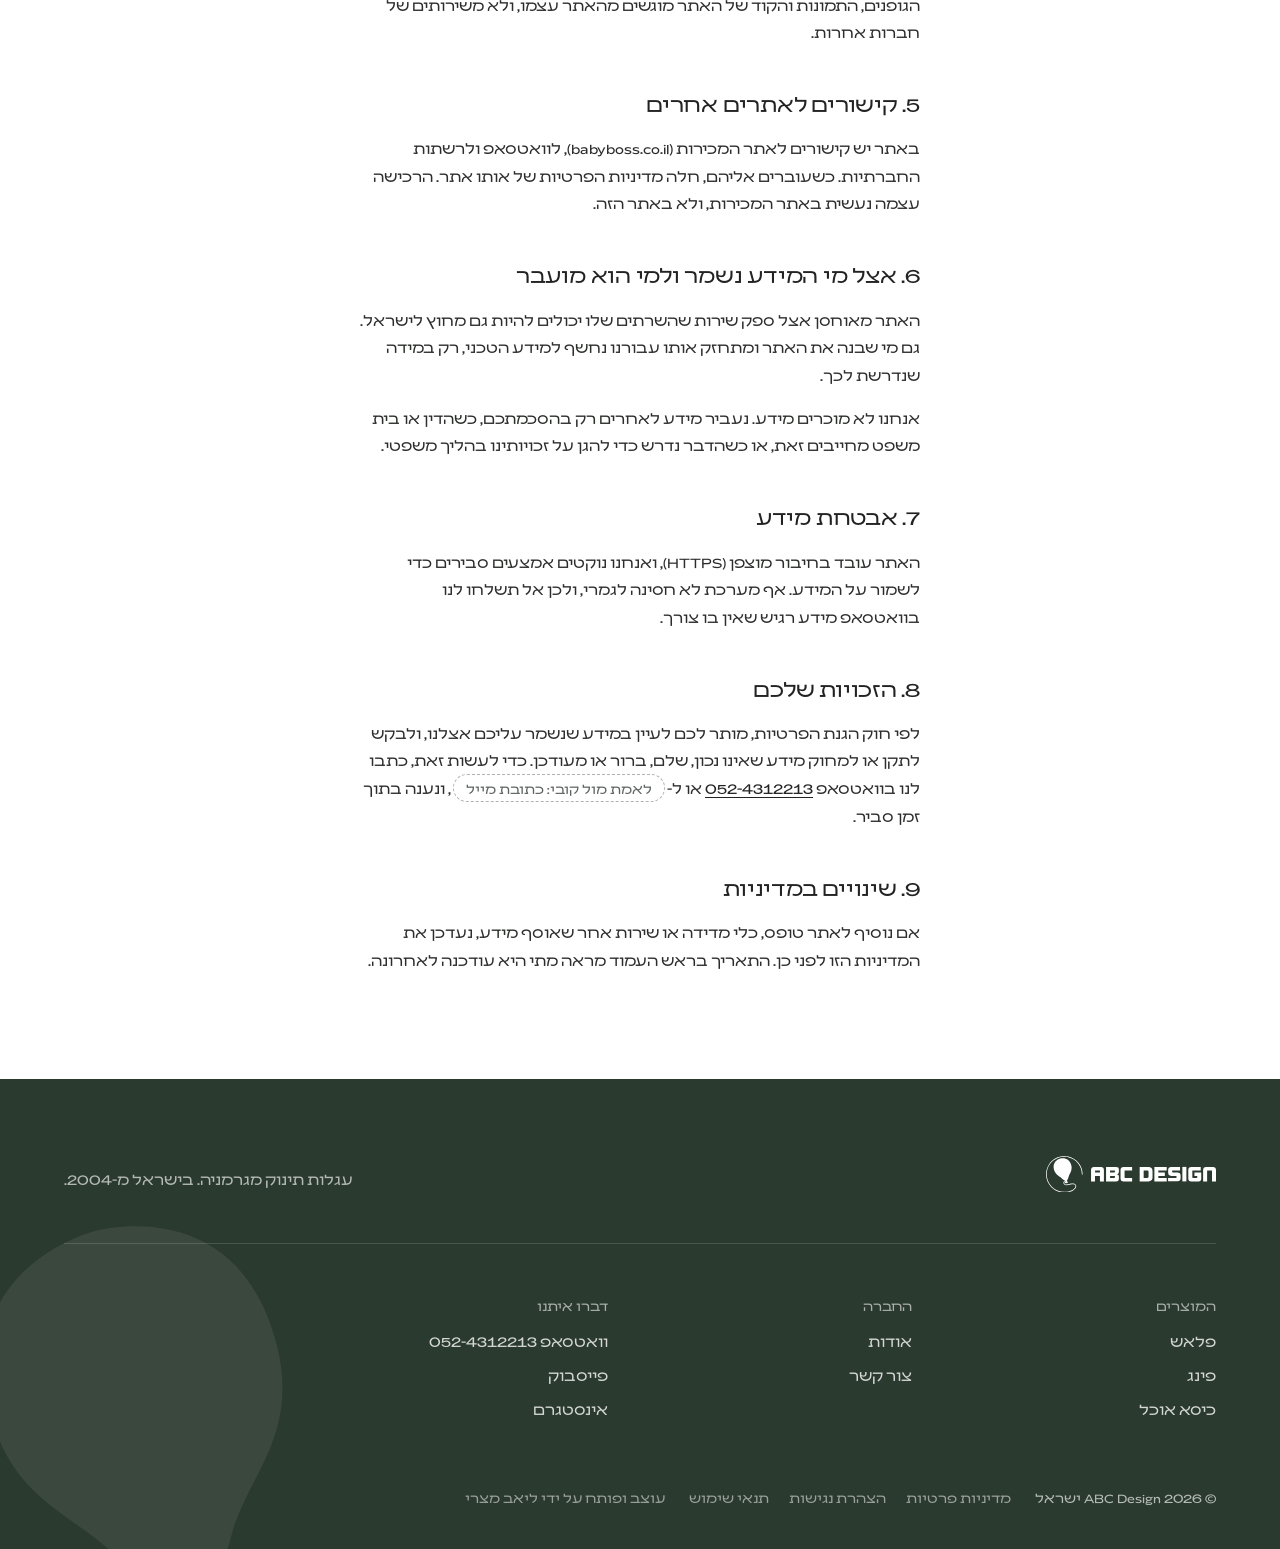
<file: privacy.html>
<!doctype html>
<html lang="he" dir="rtl" data-motion="quiet">
<head>
<meta charset="utf-8">
<meta name="viewport" content="width=device-width, initial-scale=1">
<title>מדיניות פרטיות · ABC Design ישראל</title>
<meta name="description" content="איזה מידע נאסף באתר של ABC Design ישראל, למה, אצל מי הוא נשמר ומה הזכויות שלכם.">
<meta name="robots" content="noindex, nofollow">
<link rel="preload" href="fonts/Leon-Thin.woff2" as="font" type="font/woff2" crossorigin>
<link rel="preload" href="fonts/Leon-Regular.woff2" as="font" type="font/woff2" crossorigin>
<link rel="stylesheet" href="css/site.css?v=31">
<link rel="stylesheet" href="css/legal.css?v=1">
<script>document.documentElement.classList.add("js");if(matchMedia("(prefers-reduced-motion: no-preference)").matches)document.documentElement.classList.add("open-anim");</script>
</head>
<body>
<svg width="0" height="0" style="position:absolute" aria-hidden="true" focusable="false">
  <!-- the ABC mark, taken as-is from _brand/abc-logo.svg (never redrawn by eye) -->
  <symbol id="logo" viewBox="0 0 439 94.6"><g><g><path d="M261.9,56.7c2,0,2.9-1,2.9-3V40.2c0-2-1-3-2.9-3h-9.7v19.6H261.9z M264.2,28.2c3.6,0,6.3,0.9,8.1,2.8 c1.9,1.9,2.8,4.6,2.8,8.2v15.5c0,3.6-0.9,6.3-2.8,8.2c-1.9,1.9-4.6,2.8-8.1,2.8h-22.3V28.2H264.2z"/></g><path d="M84.4,18.1c-6.6-8.4-16-14.4-26.5-16.9C48.4-1,38.7-0.2,29.7,3.4C21,6.9,13.6,12.8,8.3,20.5C2.9,28.4,0,37.7,0,47.3 c0,12.6,4.9,24.4,13.7,33.3c8.8,8.9,20.6,13.9,33.2,14l0.4,0c8.1,0,15.4-1.7,21.8-5.1c7.5-4,10.6-9.5,8.2-14.6 c-1.5-3.3-5.9-4.8-11-3.7c-0.1,0-2.9,0.5-5.9,1.3c-4.5,1.1-7.7,1-7.7,1l-0.1,0c-3.3,0-5.8-2-5.8-4.6c0-1.9,1.4-3.5,3.4-4.2L50.1,65 c-4.3,7-0.3,5.4-0.3,5.4c1.2-0.9,1.8,0,2.8-0.2c0,0,0,0,0.1,0c0,0,0,0,0.1,0c1-0.2,1.3-1.1,2.7-0.7c0,0,4.4,0.3-2.1-5.1l-0.1-0.1 c0.3,0,0.6,0,0.8,0.1c0.5,0.1,1-0.3,1.1-0.8c0.1-0.5-0.3-1-0.8-1.1c-0.1,0-0.3,0-0.5,0c1.5-1.1,3-3.4,4.3-8.5 c2.4-9.5,10.7-15.5,7.1-29.9C59.8,2.8,41.8,5.2,37.1,6.3C34.3,7,15.3,13.2,20.5,34.6C24.1,49,34.3,50.6,41,58 c2,2.2,3.6,3.5,5.1,4.3c0.9,0.5,1.8,0.8,2.7,0.9c-2.3,1.1-3.9,3.2-3.9,5.7c0,3.6,3.4,6.5,7.8,6.5c0.4,0,3.7,0.1,8.3-1 c2.9-0.8,5.7-1.3,5.7-1.3c4.1-0.9,7.8,0.2,8.9,2.6c2.8,6.1-4.9,10.8-7.4,12.1c-6.1,3.2-13.2,4.8-20.9,4.8l-0.4,0 c-12-0.1-23.3-4.9-31.8-13.4c-8.5-8.6-13.2-19.9-13.2-32c0-9.2,2.7-18.1,7.9-25.7C15,14.2,22.1,8.5,30.5,5.2 C39,1.7,48.4,1,57.4,3.1c10,2.3,19.1,8.1,25.4,16.2c6.3,8,9.7,17.9,9.7,28c0,0.5,0.4,1,1,1h0c0.5,0,1-0.4,1-1 C94.5,36.8,90.9,26.4,84.4,18.1"/><polygon points="279.9,65.7 279.9,28.2 311.7,28.2 311.7,37.2 290.1,37.2 290.1,42.5 306.9,42.5 306.9,51.4 290.1,51.4 290.1,56.7 311.7,56.7 311.7,65.7 "/><g><path d="M323.4,51.4c-5.3,0-7.9-2.6-7.9-7.9v-7.4c0-2.7,0.6-4.7,2-5.9c1.3-1.3,3.3-1.9,6-1.9h22.7v8.9h-18.8c-0.6,0-1,0.1-1.2,0.3 c-0.3,0.2-0.4,0.7-0.4,1.3v2.1c0,0.6,0.1,1,0.4,1.3c0.2,0.2,0.7,0.3,1.2,0.3h12.1c2.7,0,4.8,0.6,6.1,1.9c1.3,1.3,2,3.3,2,5.9v7.4 c0,2.7-0.7,4.7-2,5.9c-1.3,1.3-3.3,1.9-6,1.9h-24.3v-8.9h20.4c1.1,0,1.6-0.5,1.6-1.6V53c0-1.1-0.5-1.6-1.6-1.6H323.4z"/></g><rect x="352.2" y="28.2" width="10.3" height="37.4"/><g><path d="M389.1,56.7c0.6,0,1-0.1,1.2-0.3c0.2-0.2,0.3-0.6,0.3-1.1v-3.9h-7.2v-8.9h17.5v15.9c0,2.6-0.6,4.5-1.7,5.6 c-1.1,1.1-3,1.7-5.6,1.7h-18.2c-2.7,0-4.7-0.6-6-1.9c-1.3-1.3-1.9-3.3-1.9-5.9V36.1c0-2.7,0.6-4.7,1.9-5.9c1.3-1.3,3.3-1.9,6-1.9 h24.2v8.9h-20.2c-0.6,0-1,0.1-1.2,0.4c-0.2,0.2-0.3,0.7-0.3,1.2v16.4c0,0.6,0.1,1,0.3,1.2c0.2,0.2,0.6,0.4,1.2,0.4H389.1z"/></g><path d="M137.8,37.2h-9.6c-0.6,0-1,0.1-1.2,0.4c-0.2,0.2-0.3,0.7-0.3,1.2v3.7h12.7v-3.7c0-0.6-0.1-1-0.3-1.2 C138.8,37.3,138.4,37.2,137.8,37.2 M149.6,65.7h-10.3V51.4h-12.7v14.3h-10.3V36.1c0-2.7,0.6-4.7,1.9-5.9c1.3-1.3,3.3-1.9,6-1.9 h17.4c2.7,0,4.7,0.6,6,1.9c1.3,1.3,1.9,3.3,1.9,5.9V65.7z"/><path d="M165.4,51.4v5.3h11.1c0.6,0,1-0.1,1.2-0.4c0.2-0.2,0.3-0.7,0.3-1.2V53c0-0.6-0.1-1-0.3-1.2c-0.2-0.2-0.6-0.4-1.2-0.4H165.4 z M176.5,42.5c0.6,0,1-0.1,1.2-0.4c0.2-0.2,0.3-0.7,0.3-1.2v-2.1c0-0.6-0.1-1-0.3-1.2c-0.2-0.2-0.6-0.4-1.2-0.4h-11.1v5.3H176.5z M188.3,54.2v3.9c0,2.6-0.6,4.6-1.8,5.8c-1.2,1.2-3.2,1.8-5.8,1.8h-25.6V28.2h25.6c2.7,0,4.6,0.6,5.8,1.8c1.2,1.2,1.8,3.1,1.8,5.8 v3.9c0,2.4-0.5,4.1-1.4,5.2c-0.9,1.1-2.5,1.8-4.5,2c2.1,0.2,3.6,0.8,4.5,2C187.8,50.1,188.3,51.8,188.3,54.2"/><path d="M200.4,65.7c-2.7,0-4.7-0.6-6-1.9c-1.3-1.3-1.9-3.3-1.9-5.9V36.1c0-2.7,0.6-4.7,1.9-5.9c1.3-1.3,3.3-1.9,6-1.9h22v8.9h-18 c-0.6,0-1,0.1-1.2,0.4c-0.2,0.2-0.3,0.7-0.3,1.2v16.4c0,0.6,0.1,1,0.3,1.2c0.2,0.2,0.6,0.4,1.2,0.4h18v8.9H200.4z"/><path d="M417.6,37.2c-0.6,0-1,0.1-1.2,0.4c-0.2,0.2-0.3,0.7-0.3,1.2v26.9h-10.3V36.1c0-2.7,0.6-4.7,1.9-5.9c1.3-1.3,3.3-1.9,6-1.9 h17.4c2.7,0,4.7,0.6,6,1.9c1.3,1.3,1.9,3.3,1.9,5.9v29.6h-10.3V38.8c0-0.6-0.1-1-0.3-1.2c-0.2-0.2-0.6-0.4-1.2-0.4H417.6z"/></g></symbol>
  <!-- the balloon alone: segments 29-35 and the knot (16-28) of the mark's path, in absolute coordinates -->
  <symbol id="balloon" viewBox="18 4 52 68"><path d="M53.9,62.5C55.4,61.4,56.9,59.1,58.2,54C60.6,44.5,68.9,38.5,65.3,24.1C59.8,2.8,41.8,5.2,37.1,6.3C34.3,7,15.3,13.2,20.5,34.6C24.1,49,34.3,50.6,41,58C43,60.2,44.6,61.5,46.1,62.3C47,62.8,47.9,63.1,48.8,63.2L50.1,65C45.8,72,49.8,70.4,49.8,70.4C51,69.5,51.6,70.4,52.6,70.2L52.8,70.2C53.8,70,54.1,69.1,55.5,69.5C55.5,69.5,59.9,69.8,53.4,64.4L53.3,64.3Z"/></symbol>
  <symbol id="i-wa" viewBox="0 0 300 300"><path transform="translate(0 300) scale(1 -1)" d="M256 256Q235 277 207.5 288.5Q180 300 151 300Q110 300 76.0 280.0Q42 260 22.0 226.0Q2 192 2.0 151.5Q2 111 22 77L1 0L80 21Q113 3 151 3Q191 3 225.0 23.0Q259 43 279.0 77.0Q299 111 299 151Q299 181 288.0 208.0Q277 235 256 256ZM151 28Q117 28 88 45L83 48L36 35L49 81L46 86Q27 116 27.0 150.5Q27 185 43.5 213.5Q60 242 88.5 258.5Q117 275 151 275Q175 275 198.0 265.5Q221 256 238.5 238.5Q256 221 265.0 198.5Q274 176 274 151Q274 118 257.5 89.5Q241 61 212.5 44.5Q184 28 151 28ZM218 120Q198 131 194.0 132.0Q190 133 188.0 133.0Q186 133 185 130Q181 126 173 116Q170 112 165 115L162 116Q147 123 135.0 133.5Q123 144 114 159Q113 162 113.5 163.5Q114 165 116 167L121 173Q123 175 125 178V179Q127 182 125 186L113 214Q112 218 110.0 219.0Q108 220 106 220H98Q92 220 88 215H87Q82 209 80 204Q75 195 75.0 184.0Q75 173 82 159Q85 152 90 146L91 145Q100 132 111 121Q132 99 154 90Q163 86 174.0 82.5Q185 79 198 81Q204 81 212.5 86.5Q221 92 223.0 98.0Q225 104 225.5 109.0Q226 114 225.5 115.5Q225 117 220 119Z"/></symbol>
  <symbol id="i-a11y" viewBox="0 0 300 300"><path transform="translate(0 300) scale(1 -1)" d="M125 225Q125 235 132.5 242.5Q140 250 150.0 250.0Q160 250 167.5 242.5Q175 235 175.0 225.0Q175 215 167.5 207.5Q160 200 150.0 200.0Q140 200 132.5 207.5Q125 215 125 225ZM300 150Q300 109 280.0 74.5Q260 40 225.5 20.0Q191 0 150.0 0.0Q109 0 74.5 20.0Q40 40 20.0 74.5Q0 109 0.0 150.0Q0 191 20.0 225.5Q40 260 74.5 280.0Q109 300 150.0 300.0Q191 300 225.5 280.0Q260 260 280.0 225.5Q300 191 300 150ZM275 150Q275 184 258.0 212.5Q241 241 212.5 258.0Q184 275 150.0 275.0Q116 275 87.5 258.0Q59 241 42.0 212.5Q25 184 25.0 150.0Q25 116 42.0 87.5Q59 59 87.5 42.0Q116 25 150.0 25.0Q184 25 212.5 42.0Q241 59 258.0 87.5Q275 116 275 150ZM207 211 160 188H140L93 211Q88 213 83.5 211.5Q79 210 76.5 205.5Q74 201 75.5 196.0Q77 191 82 189L125 167V123L102 81Q99 77 100.5 72.0Q102 67 105.5 65.0Q109 63 113 63Q120 63 124 69L148 113H152L177 69Q180 62 187 63Q191 63 194.5 65.0Q198 67 199.5 72.0Q201 77 198 81L175 123V167L218 189Q223 191 224.5 196.0Q226 201 224.0 205.5Q222 210 217.0 211.5Q212 213 207 211Z"/></symbol>
  <symbol id="i-arr" viewBox="0 0 24 24"><path d="M14.5 6.5 9 12l5.5 5.5" fill="none" stroke="currentColor" stroke-width="1.6" stroke-linecap="round" stroke-linejoin="round"/></symbol>
</svg>

<a class="skip" href="#main">דלג לתוכן</a>

<!-- header: MV:hd8, a capsule that opens into the menu -->
<header class="hd h8x" id="hd">
  <div class="h8-card">
    <div class="h8-bar">
      <a class="hlogo" href="index.html" aria-label="ABC Design ישראל, לעמוד הבית"><svg aria-hidden="true"><use href="#logo"/></svg></a>
      <button class="h8-a11y" type="button" data-a11y-open aria-label="נגישות: התאמות תצוגה"><svg class="ic" aria-hidden="true"><use href="#i-a11y"/></svg></button>
      <button class="h8-toggle" type="button" aria-expanded="false" aria-controls="h8p"><span>תפריט</span><i aria-hidden="true"></i></button>
      <a class="btn btn-solid btn-sm" href="https://wa.me/972524312213" data-wa="היי, הגעתי מהאתר של ABC Design ויש לי שאלה" target="_blank" rel="noopener"><svg class="ic" aria-hidden="true"><use href="#i-wa"/></svg>דברו איתנו</a>
    </div>
    <div class="h8-panel" id="h8p"><div>
      <div class="h8-in">
        <nav class="h8-links" aria-label="ראשי">
          <a href="flash.html">פלאש <small>עגלה</small></a>
          <a href="ping.html">פינג <small>טיולון</small></a>
          <a href="high-chair.html">כיסא אוכל</a>
          <a href="about.html">אודות</a>
          <a href="contact.html">צור קשר</a>
        </nav>
        <div class="h8-side">
          <span>עגלות תינוק בהנדסה גרמנית</span>
          <a href="https://wa.me/972524312213" data-wa="היי, הגעתי מהאתר של ABC Design ויש לי שאלה" target="_blank" rel="noopener">וואטסאפ&nbsp;<span class="tel" dir="ltr">052-4312213</span></a>
          <a class="btn btn-solid btn-sm" href="https://wa.me/972524312213" data-wa="היי, הגעתי מהאתר של ABC Design ויש לי שאלה" target="_blank" rel="noopener"><svg class="ic" aria-hidden="true"><use href="#i-wa"/></svg>דברו איתנו</a>
        </div>
      </div>
    </div></div>
  </div>
</header>

<main id="main" tabindex="-1">
  <article class="doc" aria-labelledby="doc-title">
    <header class="doc-head">
      <p class="doc-kick">מסמך משפטי</p>
      <h1 id="doc-title">מדיניות פרטיות</h1>
      <p class="doc-date">עודכן לאחרונה: 18 באוקטובר 2026</p>
      <p class="doc-lead">באתר של <span class="lat">ABC Design</span> ישראל אנחנו מכבדים את הפרטיות של כל מי שגולש בו. כאן מוסבר איזה מידע נאסף באתר, למה, אצל מי הוא נשמר ומה הזכויות שלכם לגביו.</p>
    </header>
    <div class="doc-body">
      <h2>1. מי אחראי על המידע</h2>
      <p>האתר מופעל על ידי <span class="tbd">לאמת מול קובי: שם החברה</span>, ח.פ. <span class="tbd">לאמת מול קובי: ח.פ.</span>, המשווקת בישראל את המותג <span class="lat">ABC Design</span>, <span class="tbd">לאמת מול קובי: כתובת</span>. לכל שאלה או בקשה בנושא פרטיות אפשר לכתוב לנו בוואטסאפ <a href="https://wa.me/972524312213" data-wa="היי, הגעתי מהאתר של ABC Design ויש לי שאלה" target="_blank" rel="noopener" dir="ltr">052-4312213</a>, להתקשר ל-<a href="tel:+972524312213" dir="ltr">052-4312213</a> או לכתוב ל-<span class="tbd">לאמת מול קובי: כתובת מייל</span>.</p>

      <h2>2. איזה מידע נאסף</h2>
      <p><b>האתר לא מבקש מכם למסור פרטים.</b> אין בו טופס, הרשמה או אזור אישי, והוא לא שומר שמות, מספרי טלפון או כתובות מייל.</p>
      <p><b>כשפונים אלינו.</b> כפתורי הוואטסאפ פותחים שיחה באפליקציה של וואטסאפ, עם הודעת פתיחה שאפשר לשנות לפני השליחה. כפתור החיוג פותח את החייגן במכשיר שלכם. מה שתכתבו או תאמרו מגיע אלינו דרך השירותים האלה, ומשמש רק כדי לענות לכם. הודעות בוואטסאפ עוברות דרך חברת <span class="lat">Meta</span> וכפופות גם למדיניות הפרטיות שלה.</p>
      <p><b>מידע טכני.</b> כמו בכל אתר, השרת מקבל מהדפדפן מידע טכני, כמו כתובת IP, סוג הדפדפן והמכשיר והעמוד שנפתח. ספק האחסון משתמש במידע הזה כדי להפעיל ולאבטח את האתר, ויכול להפיק ממנו עבורנו סטטיסטיקה כללית על מספר הביקורים, בלי לזהות אתכם אישית.</p>

      <h2>3. למה אנחנו משתמשים במידע</h2>
      <ul>
        <li>כדי לענות לפניות שלכם ולתת את השירות שביקשתם.</li>
        <li>כדי להפעיל את האתר, לאבטח אותו ולשפר אותו.</li>
        <li>כדי לעמוד בחובות שלנו לפי דין.</li>
      </ul>
      <p>לא נשלח אליכם דיוור או הודעות פרסומת בלי שהסכמתם לכך במפורש, לפי סעיף 30א לחוק התקשורת.</p>

      <h2>4. עוגיות ואחסון בדפדפן</h2>
      <p>האתר לא משתמש בעוגיות של פרסום או של מדידה. הוא שומר בדפדפן שלכם רק את התאמות התצוגה שבחרתם בתפריט הנגישות (גודל טקסט, ניגודיות וכדומה), כדי שיישמרו לביקור הבא. המידע הזה נשאר במכשיר שלכם ולא נשלח אלינו. אפשר למחוק אותו בכל רגע מהגדרות הדפדפן.</p>
      <p>הגופנים, התמונות והקוד של האתר מוגשים מהאתר עצמו, ולא משירותים של חברות אחרות.</p>

      <h2>5. קישורים לאתרים אחרים</h2>
      <p>באתר יש קישורים לאתר המכירות (<span class="lat">babyboss.co.il</span>), לוואטסאפ ולרשתות החברתיות. כשעוברים אליהם, חלה מדיניות הפרטיות של אותו אתר. הרכישה עצמה נעשית באתר המכירות, ולא באתר הזה.</p>

      <h2>6. אצל מי המידע נשמר ולמי הוא מועבר</h2>
      <p>האתר מאוחסן אצל ספק שירות שהשרתים שלו יכולים להיות גם מחוץ לישראל. גם מי שבנה את האתר ומתחזק אותו עבורנו נחשף למידע הטכני, רק במידה שנדרשת לכך.</p>
      <p>אנחנו לא מוכרים מידע. נעביר מידע לאחרים רק בהסכמתכם, כשהדין או בית משפט מחייבים זאת, או כשהדבר נדרש כדי להגן על זכויותינו בהליך משפטי.</p>

      <h2>7. אבטחת מידע</h2>
      <p>האתר עובד בחיבור מוצפן (HTTPS), ואנחנו נוקטים אמצעים סבירים כדי לשמור על המידע. אף מערכת לא חסינה לגמרי, ולכן אל תשלחו לנו בוואטסאפ מידע רגיש שאין בו צורך.</p>

      <h2>8. הזכויות שלכם</h2>
      <p>לפי חוק הגנת הפרטיות, מותר לכם לעיין במידע שנשמר עליכם אצלנו, ולבקש לתקן או למחוק מידע שאינו נכון, שלם, ברור או מעודכן. כדי לעשות זאת, כתבו לנו בוואטסאפ <a href="https://wa.me/972524312213" data-wa="היי, הגעתי מהאתר של ABC Design ויש לי שאלה" target="_blank" rel="noopener" dir="ltr">052-4312213</a> או ל-<span class="tbd">לאמת מול קובי: כתובת מייל</span>, ונענה בתוך זמן סביר.</p>

      <h2>9. שינויים במדיניות</h2>
      <p>אם נוסיף לאתר טופס, כלי מדידה או שירות אחר שאוסף מידע, נעדכן את המדיניות הזו לפני כן. התאריך בראש העמוד מראה מתי היא עודכנה לאחרונה.</p>
    </div>
  </article>
</main>

<!-- footer: MV:ft8, the brand signature -->
<footer class="ftw ft8" id="ft">
  <svg class="ft8-mark" aria-hidden="true"><use href="#balloon"/></svg>
  <div class="ft8-top ft-rv">
    <a class="ft-logo" href="index.html" aria-label="ABC Design ישראל, לעמוד הבית"><svg aria-hidden="true"><use href="#logo"/></svg></a>
    <p>עגלות תינוק מגרמניה. בישראל מ-2004.</p>
  </div>
  <div class="ft8-row ft-rv" style="--i:1">
    <div><h3>המוצרים</h3><ul><li><a href="flash.html">פלאש</a></li><li><a href="ping.html">פינג</a></li><li><a href="high-chair.html">כיסא אוכל</a></li></ul></div>
    <div><h3>החברה</h3><ul><li><a href="about.html">אודות</a></li><li><a href="contact.html">צור קשר</a></li></ul></div>
    <div><h3>דברו איתנו</h3><ul><li><a href="https://wa.me/972524312213" data-wa="היי, הגעתי מהאתר של ABC Design ויש לי שאלה" target="_blank" rel="noopener">וואטסאפ&nbsp;<span class="tel" dir="ltr">052-4312213</span></a></li><li><a href="https://www.facebook.com/abcdesignisrael" target="_blank" rel="noopener">פייסבוק</a></li><li><a href="https://www.instagram.com/abcdesignil" target="_blank" rel="noopener">אינסטגרם</a></li></ul></div>
  </div>
  <div class="ft-legal">
    <p>© <span data-year>2026</span> <span class="lat">ABC Design</span> ישראל</p>
    <nav aria-label="מסמכים"><a href="privacy.html" aria-current="page">מדיניות פרטיות</a><a href="accessibility.html">הצהרת נגישות</a><a href="terms.html">תנאי שימוש</a></nav>
    <p class="ft-credit"><a href="https://liavmatzri.co.il" rel="noopener" target="_blank">עוצב ופותח על ידי ליאב מצרי</a></p>
  </div>
</footer>

<div class="fabs" id="fabs">
  <a class="fab fab-a11y" href="accessibility.html" aria-label="התאמות תצוגה"><svg class="ic" aria-hidden="true"><use href="#i-a11y"/></svg></a>
</div>

<script src="vendor/gsap.min.js"></script>
<script src="vendor/ScrollTrigger.min.js"></script>
<script src="js/site.js?v=16" defer></script>
<script src="js/a11y.js?v=1" defer></script>
<script src="js/snap-icons.js?v=1" defer></script>
</body>
</html>
</file>
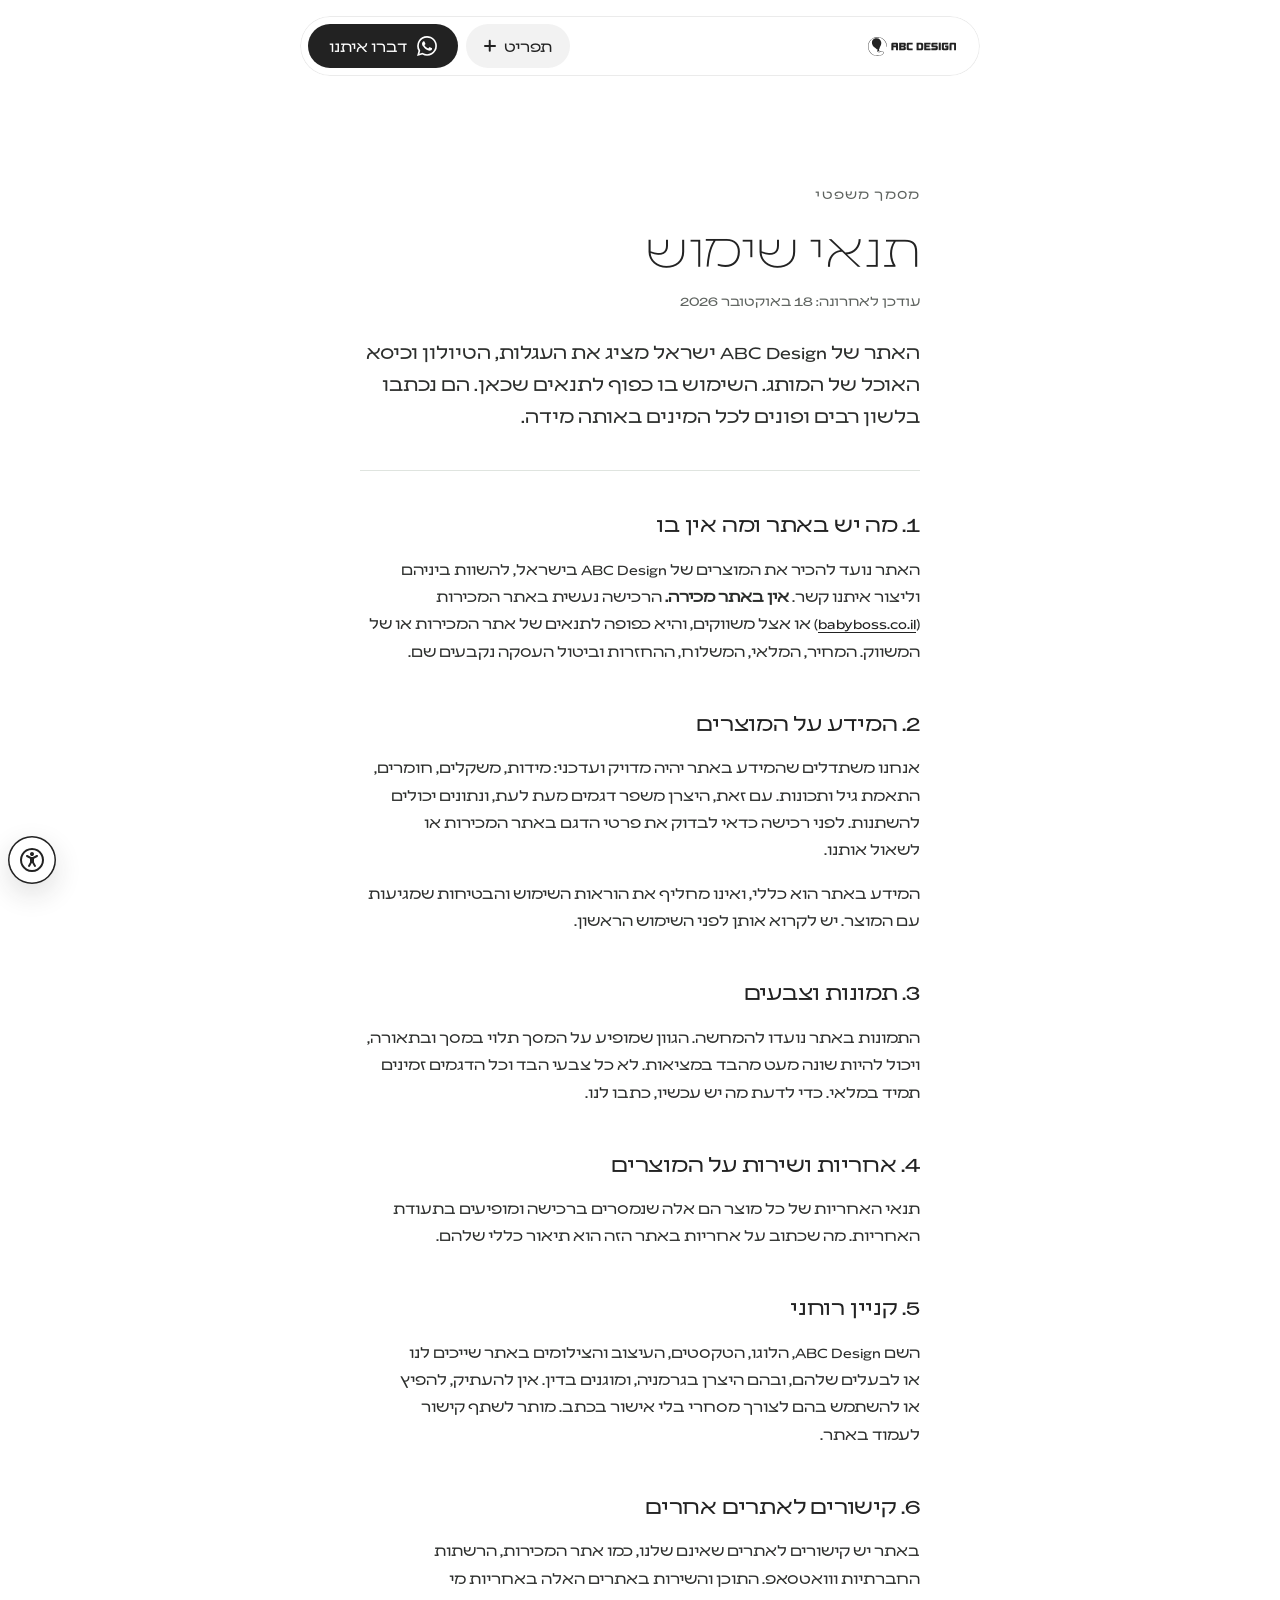
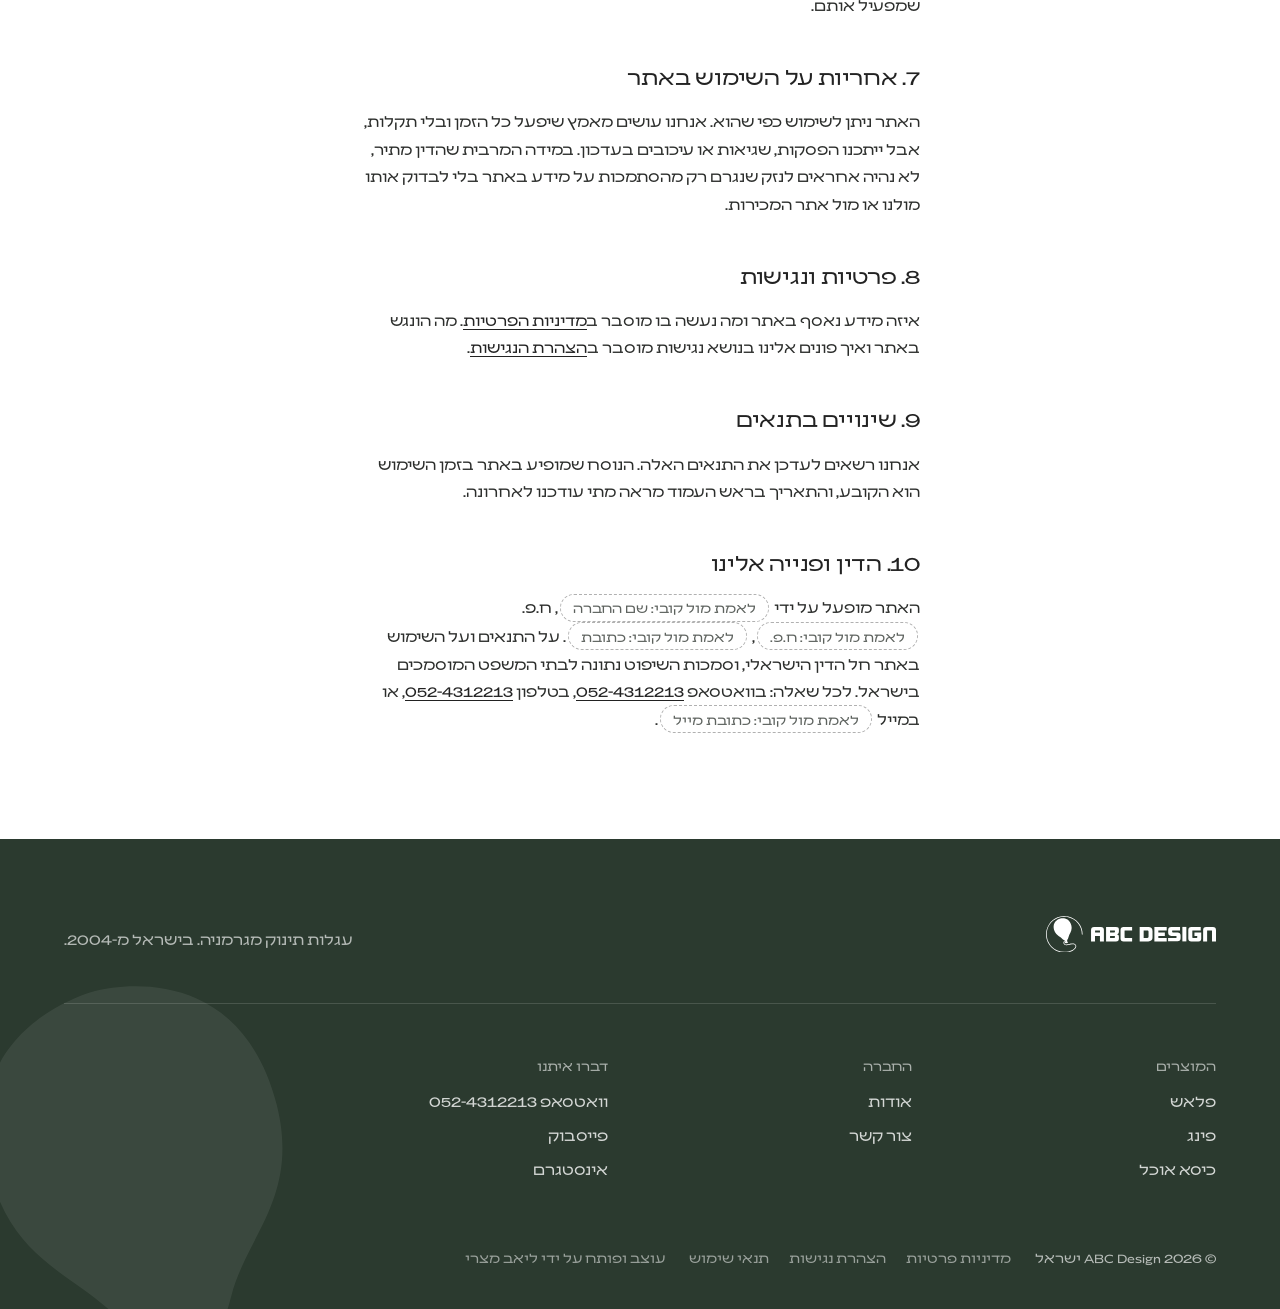
<file: terms.html>
<!doctype html>
<html lang="he" dir="rtl" data-motion="quiet">
<head>
<meta charset="utf-8">
<meta name="viewport" content="width=device-width, initial-scale=1">
<title>תנאי שימוש · ABC Design ישראל</title>
<meta name="description" content="תנאי השימוש באתר של ABC Design ישראל.">
<meta name="robots" content="noindex, nofollow">
<link rel="preload" href="fonts/Leon-Thin.woff2" as="font" type="font/woff2" crossorigin>
<link rel="preload" href="fonts/Leon-Regular.woff2" as="font" type="font/woff2" crossorigin>
<link rel="stylesheet" href="css/site.css?v=31">
<link rel="stylesheet" href="css/legal.css?v=1">
<script>document.documentElement.classList.add("js");if(matchMedia("(prefers-reduced-motion: no-preference)").matches)document.documentElement.classList.add("open-anim");</script>
</head>
<body>
<svg width="0" height="0" style="position:absolute" aria-hidden="true" focusable="false">
  <!-- the ABC mark, taken as-is from _brand/abc-logo.svg (never redrawn by eye) -->
  <symbol id="logo" viewBox="0 0 439 94.6"><g><g><path d="M261.9,56.7c2,0,2.9-1,2.9-3V40.2c0-2-1-3-2.9-3h-9.7v19.6H261.9z M264.2,28.2c3.6,0,6.3,0.9,8.1,2.8 c1.9,1.9,2.8,4.6,2.8,8.2v15.5c0,3.6-0.9,6.3-2.8,8.2c-1.9,1.9-4.6,2.8-8.1,2.8h-22.3V28.2H264.2z"/></g><path d="M84.4,18.1c-6.6-8.4-16-14.4-26.5-16.9C48.4-1,38.7-0.2,29.7,3.4C21,6.9,13.6,12.8,8.3,20.5C2.9,28.4,0,37.7,0,47.3 c0,12.6,4.9,24.4,13.7,33.3c8.8,8.9,20.6,13.9,33.2,14l0.4,0c8.1,0,15.4-1.7,21.8-5.1c7.5-4,10.6-9.5,8.2-14.6 c-1.5-3.3-5.9-4.8-11-3.7c-0.1,0-2.9,0.5-5.9,1.3c-4.5,1.1-7.7,1-7.7,1l-0.1,0c-3.3,0-5.8-2-5.8-4.6c0-1.9,1.4-3.5,3.4-4.2L50.1,65 c-4.3,7-0.3,5.4-0.3,5.4c1.2-0.9,1.8,0,2.8-0.2c0,0,0,0,0.1,0c0,0,0,0,0.1,0c1-0.2,1.3-1.1,2.7-0.7c0,0,4.4,0.3-2.1-5.1l-0.1-0.1 c0.3,0,0.6,0,0.8,0.1c0.5,0.1,1-0.3,1.1-0.8c0.1-0.5-0.3-1-0.8-1.1c-0.1,0-0.3,0-0.5,0c1.5-1.1,3-3.4,4.3-8.5 c2.4-9.5,10.7-15.5,7.1-29.9C59.8,2.8,41.8,5.2,37.1,6.3C34.3,7,15.3,13.2,20.5,34.6C24.1,49,34.3,50.6,41,58 c2,2.2,3.6,3.5,5.1,4.3c0.9,0.5,1.8,0.8,2.7,0.9c-2.3,1.1-3.9,3.2-3.9,5.7c0,3.6,3.4,6.5,7.8,6.5c0.4,0,3.7,0.1,8.3-1 c2.9-0.8,5.7-1.3,5.7-1.3c4.1-0.9,7.8,0.2,8.9,2.6c2.8,6.1-4.9,10.8-7.4,12.1c-6.1,3.2-13.2,4.8-20.9,4.8l-0.4,0 c-12-0.1-23.3-4.9-31.8-13.4c-8.5-8.6-13.2-19.9-13.2-32c0-9.2,2.7-18.1,7.9-25.7C15,14.2,22.1,8.5,30.5,5.2 C39,1.7,48.4,1,57.4,3.1c10,2.3,19.1,8.1,25.4,16.2c6.3,8,9.7,17.9,9.7,28c0,0.5,0.4,1,1,1h0c0.5,0,1-0.4,1-1 C94.5,36.8,90.9,26.4,84.4,18.1"/><polygon points="279.9,65.7 279.9,28.2 311.7,28.2 311.7,37.2 290.1,37.2 290.1,42.5 306.9,42.5 306.9,51.4 290.1,51.4 290.1,56.7 311.7,56.7 311.7,65.7 "/><g><path d="M323.4,51.4c-5.3,0-7.9-2.6-7.9-7.9v-7.4c0-2.7,0.6-4.7,2-5.9c1.3-1.3,3.3-1.9,6-1.9h22.7v8.9h-18.8c-0.6,0-1,0.1-1.2,0.3 c-0.3,0.2-0.4,0.7-0.4,1.3v2.1c0,0.6,0.1,1,0.4,1.3c0.2,0.2,0.7,0.3,1.2,0.3h12.1c2.7,0,4.8,0.6,6.1,1.9c1.3,1.3,2,3.3,2,5.9v7.4 c0,2.7-0.7,4.7-2,5.9c-1.3,1.3-3.3,1.9-6,1.9h-24.3v-8.9h20.4c1.1,0,1.6-0.5,1.6-1.6V53c0-1.1-0.5-1.6-1.6-1.6H323.4z"/></g><rect x="352.2" y="28.2" width="10.3" height="37.4"/><g><path d="M389.1,56.7c0.6,0,1-0.1,1.2-0.3c0.2-0.2,0.3-0.6,0.3-1.1v-3.9h-7.2v-8.9h17.5v15.9c0,2.6-0.6,4.5-1.7,5.6 c-1.1,1.1-3,1.7-5.6,1.7h-18.2c-2.7,0-4.7-0.6-6-1.9c-1.3-1.3-1.9-3.3-1.9-5.9V36.1c0-2.7,0.6-4.7,1.9-5.9c1.3-1.3,3.3-1.9,6-1.9 h24.2v8.9h-20.2c-0.6,0-1,0.1-1.2,0.4c-0.2,0.2-0.3,0.7-0.3,1.2v16.4c0,0.6,0.1,1,0.3,1.2c0.2,0.2,0.6,0.4,1.2,0.4H389.1z"/></g><path d="M137.8,37.2h-9.6c-0.6,0-1,0.1-1.2,0.4c-0.2,0.2-0.3,0.7-0.3,1.2v3.7h12.7v-3.7c0-0.6-0.1-1-0.3-1.2 C138.8,37.3,138.4,37.2,137.8,37.2 M149.6,65.7h-10.3V51.4h-12.7v14.3h-10.3V36.1c0-2.7,0.6-4.7,1.9-5.9c1.3-1.3,3.3-1.9,6-1.9 h17.4c2.7,0,4.7,0.6,6,1.9c1.3,1.3,1.9,3.3,1.9,5.9V65.7z"/><path d="M165.4,51.4v5.3h11.1c0.6,0,1-0.1,1.2-0.4c0.2-0.2,0.3-0.7,0.3-1.2V53c0-0.6-0.1-1-0.3-1.2c-0.2-0.2-0.6-0.4-1.2-0.4H165.4 z M176.5,42.5c0.6,0,1-0.1,1.2-0.4c0.2-0.2,0.3-0.7,0.3-1.2v-2.1c0-0.6-0.1-1-0.3-1.2c-0.2-0.2-0.6-0.4-1.2-0.4h-11.1v5.3H176.5z M188.3,54.2v3.9c0,2.6-0.6,4.6-1.8,5.8c-1.2,1.2-3.2,1.8-5.8,1.8h-25.6V28.2h25.6c2.7,0,4.6,0.6,5.8,1.8c1.2,1.2,1.8,3.1,1.8,5.8 v3.9c0,2.4-0.5,4.1-1.4,5.2c-0.9,1.1-2.5,1.8-4.5,2c2.1,0.2,3.6,0.8,4.5,2C187.8,50.1,188.3,51.8,188.3,54.2"/><path d="M200.4,65.7c-2.7,0-4.7-0.6-6-1.9c-1.3-1.3-1.9-3.3-1.9-5.9V36.1c0-2.7,0.6-4.7,1.9-5.9c1.3-1.3,3.3-1.9,6-1.9h22v8.9h-18 c-0.6,0-1,0.1-1.2,0.4c-0.2,0.2-0.3,0.7-0.3,1.2v16.4c0,0.6,0.1,1,0.3,1.2c0.2,0.2,0.6,0.4,1.2,0.4h18v8.9H200.4z"/><path d="M417.6,37.2c-0.6,0-1,0.1-1.2,0.4c-0.2,0.2-0.3,0.7-0.3,1.2v26.9h-10.3V36.1c0-2.7,0.6-4.7,1.9-5.9c1.3-1.3,3.3-1.9,6-1.9 h17.4c2.7,0,4.7,0.6,6,1.9c1.3,1.3,1.9,3.3,1.9,5.9v29.6h-10.3V38.8c0-0.6-0.1-1-0.3-1.2c-0.2-0.2-0.6-0.4-1.2-0.4H417.6z"/></g></symbol>
  <!-- the balloon alone: segments 29-35 and the knot (16-28) of the mark's path, in absolute coordinates -->
  <symbol id="balloon" viewBox="18 4 52 68"><path d="M53.9,62.5C55.4,61.4,56.9,59.1,58.2,54C60.6,44.5,68.9,38.5,65.3,24.1C59.8,2.8,41.8,5.2,37.1,6.3C34.3,7,15.3,13.2,20.5,34.6C24.1,49,34.3,50.6,41,58C43,60.2,44.6,61.5,46.1,62.3C47,62.8,47.9,63.1,48.8,63.2L50.1,65C45.8,72,49.8,70.4,49.8,70.4C51,69.5,51.6,70.4,52.6,70.2L52.8,70.2C53.8,70,54.1,69.1,55.5,69.5C55.5,69.5,59.9,69.8,53.4,64.4L53.3,64.3Z"/></symbol>
  <symbol id="i-wa" viewBox="0 0 300 300"><path transform="translate(0 300) scale(1 -1)" d="M256 256Q235 277 207.5 288.5Q180 300 151 300Q110 300 76.0 280.0Q42 260 22.0 226.0Q2 192 2.0 151.5Q2 111 22 77L1 0L80 21Q113 3 151 3Q191 3 225.0 23.0Q259 43 279.0 77.0Q299 111 299 151Q299 181 288.0 208.0Q277 235 256 256ZM151 28Q117 28 88 45L83 48L36 35L49 81L46 86Q27 116 27.0 150.5Q27 185 43.5 213.5Q60 242 88.5 258.5Q117 275 151 275Q175 275 198.0 265.5Q221 256 238.5 238.5Q256 221 265.0 198.5Q274 176 274 151Q274 118 257.5 89.5Q241 61 212.5 44.5Q184 28 151 28ZM218 120Q198 131 194.0 132.0Q190 133 188.0 133.0Q186 133 185 130Q181 126 173 116Q170 112 165 115L162 116Q147 123 135.0 133.5Q123 144 114 159Q113 162 113.5 163.5Q114 165 116 167L121 173Q123 175 125 178V179Q127 182 125 186L113 214Q112 218 110.0 219.0Q108 220 106 220H98Q92 220 88 215H87Q82 209 80 204Q75 195 75.0 184.0Q75 173 82 159Q85 152 90 146L91 145Q100 132 111 121Q132 99 154 90Q163 86 174.0 82.5Q185 79 198 81Q204 81 212.5 86.5Q221 92 223.0 98.0Q225 104 225.5 109.0Q226 114 225.5 115.5Q225 117 220 119Z"/></symbol>
  <symbol id="i-a11y" viewBox="0 0 300 300"><path transform="translate(0 300) scale(1 -1)" d="M125 225Q125 235 132.5 242.5Q140 250 150.0 250.0Q160 250 167.5 242.5Q175 235 175.0 225.0Q175 215 167.5 207.5Q160 200 150.0 200.0Q140 200 132.5 207.5Q125 215 125 225ZM300 150Q300 109 280.0 74.5Q260 40 225.5 20.0Q191 0 150.0 0.0Q109 0 74.5 20.0Q40 40 20.0 74.5Q0 109 0.0 150.0Q0 191 20.0 225.5Q40 260 74.5 280.0Q109 300 150.0 300.0Q191 300 225.5 280.0Q260 260 280.0 225.5Q300 191 300 150ZM275 150Q275 184 258.0 212.5Q241 241 212.5 258.0Q184 275 150.0 275.0Q116 275 87.5 258.0Q59 241 42.0 212.5Q25 184 25.0 150.0Q25 116 42.0 87.5Q59 59 87.5 42.0Q116 25 150.0 25.0Q184 25 212.5 42.0Q241 59 258.0 87.5Q275 116 275 150ZM207 211 160 188H140L93 211Q88 213 83.5 211.5Q79 210 76.5 205.5Q74 201 75.5 196.0Q77 191 82 189L125 167V123L102 81Q99 77 100.5 72.0Q102 67 105.5 65.0Q109 63 113 63Q120 63 124 69L148 113H152L177 69Q180 62 187 63Q191 63 194.5 65.0Q198 67 199.5 72.0Q201 77 198 81L175 123V167L218 189Q223 191 224.5 196.0Q226 201 224.0 205.5Q222 210 217.0 211.5Q212 213 207 211Z"/></symbol>
  <symbol id="i-arr" viewBox="0 0 24 24"><path d="M14.5 6.5 9 12l5.5 5.5" fill="none" stroke="currentColor" stroke-width="1.6" stroke-linecap="round" stroke-linejoin="round"/></symbol>
</svg>

<a class="skip" href="#main">דלג לתוכן</a>

<!-- header: MV:hd8, a capsule that opens into the menu -->
<header class="hd h8x" id="hd">
  <div class="h8-card">
    <div class="h8-bar">
      <a class="hlogo" href="index.html" aria-label="ABC Design ישראל, לעמוד הבית"><svg aria-hidden="true"><use href="#logo"/></svg></a>
      <button class="h8-a11y" type="button" data-a11y-open aria-label="נגישות: התאמות תצוגה"><svg class="ic" aria-hidden="true"><use href="#i-a11y"/></svg></button>
      <button class="h8-toggle" type="button" aria-expanded="false" aria-controls="h8p"><span>תפריט</span><i aria-hidden="true"></i></button>
      <a class="btn btn-solid btn-sm" href="https://wa.me/972524312213" data-wa="היי, הגעתי מהאתר של ABC Design ויש לי שאלה" target="_blank" rel="noopener"><svg class="ic" aria-hidden="true"><use href="#i-wa"/></svg>דברו איתנו</a>
    </div>
    <div class="h8-panel" id="h8p"><div>
      <div class="h8-in">
        <nav class="h8-links" aria-label="ראשי">
          <a href="flash.html">פלאש <small>עגלה</small></a>
          <a href="ping.html">פינג <small>טיולון</small></a>
          <a href="high-chair.html">כיסא אוכל</a>
          <a href="about.html">אודות</a>
          <a href="contact.html">צור קשר</a>
        </nav>
        <div class="h8-side">
          <span>עגלות תינוק בהנדסה גרמנית</span>
          <a href="https://wa.me/972524312213" data-wa="היי, הגעתי מהאתר של ABC Design ויש לי שאלה" target="_blank" rel="noopener">וואטסאפ&nbsp;<span class="tel" dir="ltr">052-4312213</span></a>
          <a class="btn btn-solid btn-sm" href="https://wa.me/972524312213" data-wa="היי, הגעתי מהאתר של ABC Design ויש לי שאלה" target="_blank" rel="noopener"><svg class="ic" aria-hidden="true"><use href="#i-wa"/></svg>דברו איתנו</a>
        </div>
      </div>
    </div></div>
  </div>
</header>

<main id="main" tabindex="-1">
  <article class="doc" aria-labelledby="doc-title">
    <header class="doc-head">
      <p class="doc-kick">מסמך משפטי</p>
      <h1 id="doc-title">תנאי שימוש</h1>
      <p class="doc-date">עודכן לאחרונה: 18 באוקטובר 2026</p>
      <p class="doc-lead">האתר של <span class="lat">ABC Design</span> ישראל מציג את העגלות, הטיולון וכיסא האוכל של המותג. השימוש בו כפוף לתנאים שכאן. הם נכתבו בלשון רבים ופונים לכל המינים באותה מידה.</p>
    </header>
    <div class="doc-body">
      <h2>1. מה יש באתר ומה אין בו</h2>
      <p>האתר נועד להכיר את המוצרים של <span class="lat">ABC Design</span> בישראל, להשוות ביניהם וליצור איתנו קשר. <b>אין באתר מכירה.</b> הרכישה נעשית באתר המכירות (<a href="https://babyboss.co.il" target="_blank" rel="noopener"><span class="lat">babyboss.co.il</span></a>) או אצל משווקים, והיא כפופה לתנאים של אתר המכירות או של המשווק. המחיר, המלאי, המשלוח, ההחזרות וביטול העסקה נקבעים שם.</p>

      <h2>2. המידע על המוצרים</h2>
      <p>אנחנו משתדלים שהמידע באתר יהיה מדויק ועדכני: מידות, משקלים, חומרים, התאמת גיל ותכונות. עם זאת, היצרן משפר דגמים מעת לעת, ונתונים יכולים להשתנות. לפני רכישה כדאי לבדוק את פרטי הדגם באתר המכירות או לשאול אותנו.</p>
      <p>המידע באתר הוא כללי, ואינו מחליף את הוראות השימוש והבטיחות שמגיעות עם המוצר. יש לקרוא אותן לפני השימוש הראשון.</p>

      <h2>3. תמונות וצבעים</h2>
      <p>התמונות באתר נועדו להמחשה. הגוון שמופיע על המסך תלוי במסך ובתאורה, ויכול להיות שונה מעט מהבד במציאות. לא כל צבעי הבד וכל הדגמים זמינים תמיד במלאי. כדי לדעת מה יש עכשיו, כתבו לנו.</p>

      <h2>4. אחריות ושירות על המוצרים</h2>
      <p>תנאי האחריות של כל מוצר הם אלה שנמסרים ברכישה ומופיעים בתעודת האחריות. מה שכתוב על אחריות באתר הזה הוא תיאור כללי שלהם.</p>

      <h2>5. קניין רוחני</h2>
      <p>השם <span class="lat">ABC Design</span>, הלוגו, הטקסטים, העיצוב והצילומים באתר שייכים לנו או לבעלים שלהם, ובהם היצרן בגרמניה, ומוגנים בדין. אין להעתיק, להפיץ או להשתמש בהם לצורך מסחרי בלי אישור בכתב. מותר לשתף קישור לעמוד באתר.</p>

      <h2>6. קישורים לאתרים אחרים</h2>
      <p>באתר יש קישורים לאתרים שאינם שלנו, כמו אתר המכירות, הרשתות החברתיות ווואטסאפ. התוכן והשירות באתרים האלה באחריות מי שמפעיל אותם.</p>

      <h2>7. אחריות על השימוש באתר</h2>
      <p>האתר ניתן לשימוש כפי שהוא. אנחנו עושים מאמץ שיפעל כל הזמן ובלי תקלות, אבל ייתכנו הפסקות, שגיאות או עיכובים בעדכון. במידה המרבית שהדין מתיר, לא נהיה אחראים לנזק שנגרם רק מהסתמכות על מידע באתר בלי לבדוק אותו מולנו או מול אתר המכירות.</p>

      <h2>8. פרטיות ונגישות</h2>
      <p>איזה מידע נאסף באתר ומה נעשה בו מוסבר ב<a href="privacy.html">מדיניות הפרטיות</a>. מה הונגש באתר ואיך פונים אלינו בנושא נגישות מוסבר ב<a href="accessibility.html">הצהרת הנגישות</a>.</p>

      <h2>9. שינויים בתנאים</h2>
      <p>אנחנו רשאים לעדכן את התנאים האלה. הנוסח שמופיע באתר בזמן השימוש הוא הקובע, והתאריך בראש העמוד מראה מתי עודכנו לאחרונה.</p>

      <h2>10. הדין ופנייה אלינו</h2>
      <p>האתר מופעל על ידי <span class="tbd">לאמת מול קובי: שם החברה</span>, ח.פ. <span class="tbd">לאמת מול קובי: ח.פ.</span>, <span class="tbd">לאמת מול קובי: כתובת</span>. על התנאים ועל השימוש באתר חל הדין הישראלי, וסמכות השיפוט נתונה לבתי המשפט המוסמכים בישראל. לכל שאלה: בוואטסאפ <a href="https://wa.me/972524312213" data-wa="היי, הגעתי מהאתר של ABC Design ויש לי שאלה" target="_blank" rel="noopener" dir="ltr">052-4312213</a>, בטלפון <a href="tel:+972524312213" dir="ltr">052-4312213</a>, או במייל <span class="tbd">לאמת מול קובי: כתובת מייל</span>.</p>
    </div>
  </article>
</main>

<!-- footer: MV:ft8, the brand signature -->
<footer class="ftw ft8" id="ft">
  <svg class="ft8-mark" aria-hidden="true"><use href="#balloon"/></svg>
  <div class="ft8-top ft-rv">
    <a class="ft-logo" href="index.html" aria-label="ABC Design ישראל, לעמוד הבית"><svg aria-hidden="true"><use href="#logo"/></svg></a>
    <p>עגלות תינוק מגרמניה. בישראל מ-2004.</p>
  </div>
  <div class="ft8-row ft-rv" style="--i:1">
    <div><h3>המוצרים</h3><ul><li><a href="flash.html">פלאש</a></li><li><a href="ping.html">פינג</a></li><li><a href="high-chair.html">כיסא אוכל</a></li></ul></div>
    <div><h3>החברה</h3><ul><li><a href="about.html">אודות</a></li><li><a href="contact.html">צור קשר</a></li></ul></div>
    <div><h3>דברו איתנו</h3><ul><li><a href="https://wa.me/972524312213" data-wa="היי, הגעתי מהאתר של ABC Design ויש לי שאלה" target="_blank" rel="noopener">וואטסאפ&nbsp;<span class="tel" dir="ltr">052-4312213</span></a></li><li><a href="https://www.facebook.com/abcdesignisrael" target="_blank" rel="noopener">פייסבוק</a></li><li><a href="https://www.instagram.com/abcdesignil" target="_blank" rel="noopener">אינסטגרם</a></li></ul></div>
  </div>
  <div class="ft-legal">
    <p>© <span data-year>2026</span> <span class="lat">ABC Design</span> ישראל</p>
    <nav aria-label="מסמכים"><a href="privacy.html">מדיניות פרטיות</a><a href="accessibility.html">הצהרת נגישות</a><a href="terms.html" aria-current="page">תנאי שימוש</a></nav>
    <p class="ft-credit"><a href="https://liavmatzri.co.il" rel="noopener" target="_blank">עוצב ופותח על ידי ליאב מצרי</a></p>
  </div>
</footer>

<div class="fabs" id="fabs">
  <a class="fab fab-a11y" href="accessibility.html" aria-label="התאמות תצוגה"><svg class="ic" aria-hidden="true"><use href="#i-a11y"/></svg></a>
</div>

<script src="vendor/gsap.min.js"></script>
<script src="vendor/ScrollTrigger.min.js"></script>
<script src="js/site.js?v=16" defer></script>
<script src="js/a11y.js?v=1" defer></script>
<script src="js/snap-icons.js?v=1" defer></script>
</body>
</html>
</file>
<file: css/site.css>
/* ABC Design Israel · home page (design-dna, 15.10.2026)
   Concept: a balloon. Everything is light, floating and quiet; the string of the mark is the thread that ties the sections.
   Frame: fluid (MV:fluid). Language: sister to Baby Boss (MV:s05), in ABC's own colours: black, white, the German site's
   light green paper and its forest green. Round controls, because the brand is a balloon; square media.
   Type: Leon (pair L3): headings Leon 100, body Leon 400. Factor 1.101 is inside the sizes, lambda .84 inside the line heights.
   Header MV:hd8 (a capsule that opens into the menu). Hero MV:h3 (full media). Footer MV:ft8 (the brand signature).
   Moves: the balloon string (MV:g25 + a drawn stroke), MV:g152 on the statement, MV:g05 on the Flash, MV:g12 on the family. */

/* ---------- fonts (Fontup licence: never in a public repo, never sent to the client as files) ---------- */
@font-face { font-family: "Leon"; src: url("../fonts/Leon-Thin.woff2") format("woff2"); font-weight: 100; font-display: swap; }
@font-face { font-family: "Leon"; src: url("../fonts/Leon-Regular.woff2") format("woff2"); font-weight: 400; font-display: swap; }

/* ---------- tokens ---------- */
:root {
  --a11y-scale: 1;
  --f-display: "Leon", system-ui, -apple-system, "Segoe UI", Arial, sans-serif;
  --f-text: "Leon", system-ui, -apple-system, "Segoe UI", Arial, sans-serif;

  /* measured from abc-design.de: text #222, the light green surface, the forest green. No accent: the photo brings the colour */
  --ink: #222222;
  --text: #2b2d2b;
  --muted: #5d625e;          /* 6.1:1 on white, 5.5:1 on the paper */
  --surface: #ffffff;
  --paper: #f0f3f0;
  --forest: #384a3c;
  --ft-bg: #2b3a2f;          /* the footer: the forest one step deeper (Liav 19.10: the grey felt unrelated to the green above) */
  --sun: #fedc70;             /* the German site's offer tag: the one yellow, for the gift */
  --de-black: #000000;        /* the German flag, only as the small stamp beside "German" (Kobi, 18.10) */
  --de-red: #dd0000;
  --de-gold: #ffce00;
  --line: #dfe4df;
  --on-dark: #ffffff;
  --on-dark-muted: rgba(255,255,255,.78);
  --focus: 0 0 0 2px var(--surface), 0 0 0 4px var(--ink);

  --r-control: 999px;        /* the balloon: every control is round */
  --r-media: 0px;
  --ease: cubic-bezier(.2,.6,.2,1);
  --ease-io: cubic-bezier(.76,0,.24,1);

  --gutter: clamp(24px, 5vw, 96px);
  --sec: clamp(64px, 7vw, 160px);
  --sec-breath: clamp(112px, 18vw, 320px);
  --gap-s: clamp(14px, 1vw, 24px);
  --gap-m: clamp(20px, 2vw, 48px);
  --measure: clamp(560px, 36vw, 880px);

  /* type x1.101 (Leon reads a little small). The hero size depends on width AND height: it has to fit a 1280x720 laptop */
  --fs-hero: calc(clamp(52px, min(5.2vw, 7.5vh) + .55rem, 150px) * var(--a11y-scale));
  --fs-h2: calc(clamp(42px, 3.52vw + .55rem, 101px) * var(--a11y-scale));
  --fs-h3: calc(clamp(21px, .66vw + .88rem, 29px) * var(--a11y-scale));
  --fs-lead: calc(clamp(19px, .39vw + .94rem, 24px) * var(--a11y-scale));
  --fs-body: calc(clamp(15px, .2vw + .85rem, 18px) * var(--a11y-scale));
  --fs-small: calc(clamp(15px, .22vw + .83rem, 18px) * var(--a11y-scale));
  --fs-micro: calc(clamp(14px, .17vw + .77rem, 16.5px) * var(--a11y-scale));

  --hdr: 92px;               /* the capsule: 16px above it, 60px tall, 16px of air */
}
@media (max-width: 767px) {
  :root {
    --fs-hero: calc(clamp(40px, 11.4vw, 56px) * var(--a11y-scale));
    --fs-h2: calc(clamp(34px, 9.4vw, 42px) * var(--a11y-scale));
    --hdr: 84px;
  }
}

/* ---------- base ---------- */
*, *::before, *::after { box-sizing: border-box; }
html { -webkit-text-size-adjust: 100%; overflow-x: clip; background: var(--surface); }
body { margin: 0; overflow-x: clip; background: var(--surface); color: var(--text); font-family: var(--f-text); font-size: var(--fs-body); font-weight: 400; line-height: 1.55; -webkit-font-smoothing: antialiased; text-rendering: optimizeLegibility; }
img { display: block; max-width: 100%; height: auto; }
a { color: inherit; }
button { font: inherit; color: inherit; }
h1, h2 { margin: 0; font-family: var(--f-display); font-weight: 100; letter-spacing: -.01em; color: var(--ink); text-wrap: balance; }
h1 { font-size: var(--fs-hero); line-height: .98; }
h2 { font-size: var(--fs-h2); line-height: 1.02; }
h3 { margin: 0; font-family: var(--f-text); font-size: var(--fs-h3); font-weight: 400; line-height: 1.3; color: var(--ink); }
p { margin: 0; text-wrap: pretty; }
p .lat, li .lat { white-space: nowrap; }      /* "ABC Design" never splits across lines inside a sentence */
:focus-visible { outline: none; box-shadow: var(--focus); }
main:focus { outline: none; }
.skip { position: fixed; top: 12px; inset-inline-start: 12px; z-index: 200; display: inline-flex; align-items: center; min-height: 44px; padding: 0 20px; border-radius: var(--r-control); background: var(--ink); color: var(--on-dark); text-decoration: none; transform: translateY(-160%); transition: transform .2s var(--ease); }
.skip:focus-visible { transform: none; }
.ic { display: inline-block; flex: none; width: 24px; height: 24px; fill: currentColor; vertical-align: middle; }
.tel { unicode-bidi: isolate; white-space: nowrap; }

/* ---------- buttons ---------- */
.btn { display: inline-flex; align-items: center; justify-content: center; gap: 10px; min-height: 52px; padding: 0 32px; border: 1px solid transparent; border-radius: var(--r-control); font-family: var(--f-text); font-size: calc(16.5px * var(--a11y-scale)); font-weight: 400; line-height: 1.2; text-decoration: none; white-space: nowrap; cursor: pointer;
  transition: background-color .18s var(--ease), border-color .18s var(--ease), color .18s var(--ease), transform .12s var(--ease); }
.btn:active { transform: scale(.98); }
.btn-sm { min-height: 44px; padding: 0 20px; font-size: var(--fs-small); }
.btn-solid { background: var(--ink); color: var(--on-dark); }
.btn-ghost { background: transparent; border-color: currentColor; color: var(--ink); }
.btn-light { background: var(--surface); color: var(--forest); }
.btn-ghost-light { background: transparent; border-color: rgba(255,255,255,.72); color: var(--on-dark); }
.btn .ic { width: 20px; height: 20px; }
.ic-arr { transition: transform .2s var(--ease); }
@media (hover: hover) and (pointer: fine) {
  .btn-solid:hover { background: #3b3d3b; }
  .btn-ghost:hover { background: var(--ink); border-color: var(--ink); color: var(--on-dark); }
  .btn-light:hover { background: var(--paper); }
  .btn-ghost-light:hover { background: var(--on-dark); border-color: var(--on-dark); color: var(--forest); }
  .btn:hover .ic-arr { transform: translateX(-4px); }
}
.tlink { display: inline-flex; align-items: center; min-height: 44px; font-size: var(--fs-small); color: var(--ink); text-decoration: none;
  background-image: linear-gradient(currentColor, currentColor); background-repeat: no-repeat; background-size: 100% 1px; background-position: 100% calc(100% - 9px);
  transition: background-size .3s var(--ease); }
@media (hover: hover) and (pointer: fine) { .tlink:hover { background-size: 0 1px; } }

/* ---------- header: MV:hd8, a capsule that opens into the menu. Fixed on a real site, with headroom ---------- */
.h8x { position: fixed; z-index: 50; top: 16px; inset-inline: 0; margin-inline: auto; width: min(680px, calc(100% - 32px)); color: var(--ink); transition: transform .45s var(--ease); }
.h8x.is-hidden { transform: translateY(calc(-100% - 32px)); }
.h8-card { position: relative; isolation: isolate; border-radius: 30px; overflow: hidden; transition: border-radius .4s var(--ease); }
.h8-card::before { content: ""; position: absolute; inset: 0; z-index: -1; border-radius: inherit; background: color-mix(in srgb, var(--surface) 86%, transparent);
  backdrop-filter: blur(14px) saturate(1.4); -webkit-backdrop-filter: blur(14px) saturate(1.4); border: 1px solid color-mix(in srgb, var(--ink) 9%, transparent);
  box-shadow: 0 10px 32px color-mix(in srgb, var(--ink) 7%, transparent); transition: background-color .3s var(--ease), box-shadow .3s var(--ease); }
.h8x.menu-open .h8-card { border-radius: 26px; }
.h8x.menu-open .h8-card::before { background: color-mix(in srgb, var(--surface) 97%, transparent); box-shadow: 0 24px 64px color-mix(in srgb, var(--ink) 18%, transparent); }
.h8-bar { display: flex; align-items: center; gap: 8px; min-height: 60px; padding: 8px; padding-inline-start: 24px; }
.hlogo { display: inline-flex; align-items: center; min-height: 44px; color: var(--ink); }
.hlogo svg { display: block; height: 19px; width: auto; aspect-ratio: 439 / 94.6; fill: currentColor; }
.h8-toggle { margin-inline-start: auto; display: inline-flex; align-items: center; gap: 8px; min-height: 44px; padding: 0 18px; border: 0; border-radius: var(--r-control);
  background: color-mix(in srgb, var(--ink) 6%, transparent); color: var(--ink); font-size: var(--fs-small); cursor: pointer; transition: background-color .15s var(--ease); }
.h8-toggle i { position: relative; width: 12px; height: 12px; transition: transform .35s var(--ease); }
.h8-toggle i::before, .h8-toggle i::after { content: ""; position: absolute; inset-inline: 0; top: 5px; height: 1.5px; border-radius: 2px; background: currentColor; }
.h8-toggle i::after { transform: rotate(90deg); }
.h8x.menu-open .h8-toggle i { transform: rotate(45deg); }
@media (hover: hover) and (pointer: fine) { .h8-toggle:hover { background: color-mix(in srgb, var(--ink) 11%, transparent); } }
.h8-a11y { display: none; width: 44px; height: 44px; border: 0; border-radius: var(--r-control); background: none; place-items: center; color: var(--ink); cursor: pointer; }
.h8-panel { display: grid; grid-template-rows: 0fr; transition: grid-template-rows .45s var(--ease); }
.h8x.menu-open .h8-panel { grid-template-rows: 1fr; }
.h8-panel > div { overflow: hidden; visibility: hidden; transition: visibility 0s .45s; }   /* closed: hidden once it has folded */
.h8x.menu-open .h8-panel > div { visibility: visible; transition-delay: 0s; }
.h8-in { display: grid; grid-template-columns: 1.3fr 1fr; gap: 24px; padding: 8px 24px 24px; }
.h8-links a { display: flex; align-items: baseline; gap: 10px; padding: 6px 0; font-family: var(--f-display); font-size: calc(clamp(30px, 2.8vw, 38px) * var(--a11y-scale)); font-weight: 100; line-height: 1.1; color: inherit; text-decoration: none; opacity: 0; transform: translateY(12px);
  transition: opacity .15s var(--ease), transform .15s var(--ease), color .15s var(--ease); }
.h8-links small { font-family: var(--f-text); font-size: var(--fs-micro); font-weight: 400; color: var(--muted); }
.h8x.menu-open .h8-links a { opacity: 1; transform: none; transition-duration: .4s, .4s, .15s; transition-delay: calc(.12s + var(--i) * 45ms), calc(.12s + var(--i) * 45ms), 0s; }
.h8-side { display: flex; flex-direction: column; justify-content: flex-end; align-items: flex-start; gap: 8px; font-size: var(--fs-small); line-height: 1.5; color: var(--muted); opacity: 0; transition: opacity .15s var(--ease); }
.h8-side a { color: var(--ink); text-decoration: none; }
.h8-side a:not(.btn) { position: relative; padding-block: 4px; margin-block: -4px; }
.h8-side a:not(.btn)::after { content: ""; position: absolute; inset: -8px 0; }
.h8-side .btn { display: none; color: var(--on-dark); }
.h8x.menu-open .h8-side { opacity: 1; transition: opacity .4s var(--ease) .3s; }
@media (hover: hover) and (pointer: fine) { .h8-links a:hover { color: var(--forest); } }
@media (max-width: 700px) {
  .h8-side .btn { display: inline-flex; }
  .h8-bar .btn { display: none; }
  .h8-bar { padding-inline-start: 20px; }
  .h8-in { grid-template-columns: 1fr; padding: 8px 20px 20px; }
}
@media (max-width: 767px) { .h8-a11y { display: grid; } }
@media (prefers-reduced-motion: reduce) { .h8x, .h8x * { transition-duration: .01ms !important; transition-delay: 0s !important; } }

/* ---------- hero: MV:h3, full media. The Flash in Ink, cut out on the brand's light green, the words on the start side ---------- */
.hero { position: relative; min-height: 100svh; display: grid; grid-template-columns: minmax(0, 1.08fr) minmax(0, .92fr); align-items: center; column-gap: clamp(24px, 4vw, 96px);
  padding: var(--hdr) var(--gutter) 0; background: var(--paper); overflow: hidden; }
.hero-text { display: grid; justify-items: start; gap: clamp(16px, 2.6vh, 32px); padding-block: clamp(16px, 4vh, 64px); /* qa-allow: sec, the first screen is fitted to the viewport height (hero-fit), not to the section rhythm */ }
.kick { display: flex; align-items: center; gap: 12px; font-size: var(--fs-micro); color: var(--muted); }
.kick-mark { flex: none; width: 34px; height: 34px; fill: var(--ink); }
/* the German stamp: three flat stripes, a mark the size of a word, only where the line says German */
.de { flex: none; display: inline-block; width: 18px; height: 12px; border-radius: 1px; vertical-align: -1px; margin-inline-start: .5em;
  background: linear-gradient(var(--de-black) 0 33.4%, var(--de-red) 33.4% 66.7%, var(--de-gold) 66.7%); }
.kick .de { margin-inline-start: 0; }
.kick-line { fill: none; stroke: var(--ink); stroke-width: 2.4; stroke-linecap: round; }
.hero h1 { max-width: 13ch; }
.hl { display: block; overflow: hidden; padding-block: .1em .14em; margin-block: -.1em -.14em; }   /* room for the ascenders while the line rises */
.hl > span { display: block; }
.lead { max-width: 34ch; font-size: var(--fs-lead); line-height: 1.5; color: var(--muted); }
.cta { display: flex; flex-wrap: wrap; gap: 12px; }
.hero .cta { margin-top: clamp(4px, 1vh, 12px); }
.hero-media { align-self: end; margin: 0; height: min(calc(100svh - var(--hdr) - 2vh), 1080px); display: flex; justify-content: center; align-items: flex-end; }
.hero-media img { height: 100%; width: auto; max-width: 100%; object-fit: contain; object-position: 50% 100%; }

/* opening: the words rise line by line, the stroller settles (engine/motion.md 2). open-anim is set in <head> only when
   motion is allowed; a 2.5s CSS failsafe shows everything if the script never runs */
.open-anim .hero .rv { opacity: 0; transform: translateY(18px); animation: fs 0s 2.5s forwards; }
.open-anim .hero .hl > span { transform: translateY(110%); animation: fs 0s 2.5s forwards; }
.open-anim .hero-media img { opacity: 0; transform: translateY(24px); animation: fs 0s 2.5s forwards; }
.open-anim .hero.is-in .rv { opacity: 1; transform: none; animation: none; transition: opacity .6s var(--ease), transform .6s var(--ease); transition-delay: calc(320ms + var(--i, 0) * 90ms); }
.open-anim .hero.is-in .hl > span { transform: none; animation: none; transition: transform .9s var(--ease-io); }
.open-anim .hero.is-in .hl:nth-child(2) > span { transition-delay: .09s; }
.open-anim .hero.is-in .hero-media img { opacity: 1; transform: none; animation: none; transition: opacity 1s var(--ease) .15s, transform 1.4s var(--ease) .15s; }
@keyframes fs { to { opacity: 1; transform: none; } }
/* the mark beside the kicker ties its own string once (on every screen; on a phone it is the signature) */
.kick-line { stroke-dasharray: 1; stroke-dashoffset: 0; }
.open-anim .kick-line { stroke-dashoffset: 1; animation: fs-draw 0s 2.5s forwards; }
.open-anim .hero.is-in .kick-line { stroke-dashoffset: 0; animation: none; transition: stroke-dashoffset 1.8s var(--ease-io) .5s; }
@keyframes fs-draw { to { stroke-dashoffset: 0; } }

/* tablet and phone: the stroller above, the words below (the phone decides the axis again) */
@media (max-width: 1023px) {
  .hero { grid-template-columns: minmax(0, 1fr); grid-template-rows: 1fr auto; align-items: end; padding-bottom: clamp(24px, 4svh, 48px); /* qa-allow: sec, fitted to the phone viewport */ }
  .hero-media { order: -1; align-self: stretch; height: auto; min-height: clamp(220px, 40svh, 520px); }
  .hero-media img { position: absolute; height: clamp(220px, 40svh, 520px); }
  .hero-media { position: relative; }
  .hero-text { padding-block: clamp(12px, 2svh, 24px) 0; gap: 14px; /* qa-allow: sec, fitted to the phone viewport */ }
  .hero h1 { max-width: none; }
}
@media (max-width: 767px) {
  .hero-media, .hero-media img { min-height: 0; height: clamp(200px, 34svh, 340px); }
  .lead { font-size: calc(17px * var(--a11y-scale)); }
  .hero .cta { flex-wrap: nowrap; gap: 10px; width: 100%; }
  .hero .cta .btn { flex: 1 1 auto; padding: 0 16px; }
  .hero .cta .lg { display: none; }
}
@media (max-width: 767px) and (max-height: 700px) { .hero .kick > span { font-size: 13px; } }

/* ---------- the balloon string: an overlay on main, its path measured from the page by js/site.js (wide screens only) ---------- */
main { position: relative; display: block; }
.thread { position: absolute; inset: 0; z-index: 3; pointer-events: none; display: none; }
.thread.is-on { display: block; }
.thread-svg { position: absolute; inset: 0; width: 100%; height: 100%; overflow: visible; }
.thread-path { fill: none; stroke: var(--ink); stroke-width: 1.5; stroke-linecap: round; stroke-linejoin: round; }
.thread-balloon { position: absolute; left: 0; top: 0; width: 30px; height: 39px; fill: var(--ink); overflow: visible; /* qa-allow: physical, MotionPath writes x/y in the path's own physical box */ }

/* ---------- statement: C14 monologue + MV:g152, an image opens inside the heading. A breath section ---------- */
.statement { padding: var(--sec-breath) var(--gutter); background: var(--surface); }
.mbt { container-type: inline-size; max-width: min(1000px, 72vw); margin-inline: auto; text-align: center; /* qa-allow: frame, this is the measure of the brand sentence, not a page container */ }
.eyebrow { margin: 0 0 clamp(20px, 2vw, 32px); font-size: var(--fs-small); color: var(--muted); }
.mbt-h { margin: 0; font-family: var(--f-display); font-weight: 100; line-height: 1.12; letter-spacing: -.01em; color: var(--ink); font-size: calc(clamp(36px, 10.6cqi, 62px) * var(--a11y-scale)); }
.mbt-line { display: flex; flex-wrap: wrap; justify-content: center; align-items: center; }
.mbt-w { display: block; margin-inline: .14em; white-space: nowrap; }
.mbt-slot { display: block; flex: none; position: relative; width: 2.3em; height: .9em; margin-inline: .12em; }
.mbt-pill { position: absolute; inset: 0; display: block; overflow: hidden; border-radius: 999px; background: var(--line); }
.mbt-pill img { display: block; width: 100%; height: 100%; object-fit: cover; transition: transform .7s var(--ease); }
.mbt-cap { margin: clamp(28px, 3vw, 48px) auto 0; max-width: 52ch; font-size: var(--fs-body); line-height: 1.6; color: var(--muted); }
@media (min-width: 768px) {
  .mbt-h { font-size: calc(clamp(44px, 7cqi, 115px) * var(--a11y-scale)); }
  .mbt-line { flex-wrap: nowrap; }
  .mbt-slot { width: 2.6em; height: 1em; }
}
.mbt-flip .mbt-slot:not(.is-open) { width: 0; margin-inline: 0; }
@media (hover: hover) and (pointer: fine) { .mbt:hover .mbt-pill img { transform: scale(1.08); } }
@media (prefers-reduced-motion: reduce) { .mbt-pill img { transition: none; } }
@media (max-width: 767px) { .mbt { max-width: none; } }

/* ---------- shared section bits ---------- */
.sec-head { display: grid; justify-items: start; gap: clamp(12px, 1.2vw, 20px); margin-bottom: clamp(32px, 4vw, 88px); }
.sec-head .kick { color: var(--muted); }
.sec-head h2 { max-width: 16ch; }
.js .reveal { opacity: 0; }
.js .reveal.is-in { animation: reveal .6s var(--ease) both; animation-delay: calc(var(--i, 0) * 80ms); }
@keyframes reveal { from { opacity: 0; translate: 0 18px; } to { opacity: 1; translate: none; } }
@media (prefers-reduced-motion: reduce) { .js .reveal { opacity: 1; } .js .reveal.is-in { animation: none; } }

/* ---------- the Flash: C11 sticky split + MV:g05, the photo changes as each point arrives ---------- */
.flash { padding: var(--sec) var(--gutter); background: var(--surface); }
.sync { display: grid; grid-template-columns: minmax(0, .9fr) minmax(0, 1.1fr); gap: clamp(32px, 6vw, 144px); align-items: start; }
.sync-texts .block { min-height: 80vh; display: grid; align-content: center; justify-items: start; gap: 16px; }
.num { font-size: var(--fs-micro); letter-spacing: .16em; color: var(--muted); }
.block h3 { font-family: var(--f-display); font-weight: 100; font-size: calc(clamp(32px, 2vw + .9rem, 64px) * var(--a11y-scale)); line-height: 1.04; }
.block p { max-width: 40ch; font-size: var(--fs-body); line-height: 1.6; color: var(--muted); }
.sync-media { position: sticky; top: 15vh; height: 70vh; background: var(--paper); }
.si { position: absolute; inset: 0; margin: 0; display: grid; grid-template-rows: minmax(0, 1fr); place-items: center;   /* a sized row, so the photo's % height is read from the frame and not from its own width */
  overflow: hidden; background: var(--paper); }
.si img { width: 100%; height: 100%; object-fit: cover; }
.si-cut img { width: 82%; height: 88%; object-fit: contain; object-position: 50% 100%; align-self: end; margin-bottom: 4%; }
.flash-cta { display: flex; flex-wrap: wrap; align-items: center; gap: 12px 28px; margin-top: clamp(24px, 3vw, 56px); }
@media (max-width: 767px) {
  .sync { grid-template-columns: 1fr; gap: 0; }
  .sync-media { position: sticky; top: 0; z-index: 1; order: -1; height: 40svh; }
  /* the frame pads the bottom, so the photo can never run past it (a margin in % is read from the width and pushed it 10px out) */
  .si-cut { place-items: end center; padding-bottom: 12px; }
  .si-cut img { height: 84%; margin-bottom: 0; align-self: auto; }
  .sync-texts .block { min-height: 58svh; padding-top: 24px; align-content: start; }
  .sync-texts .block:first-child { padding-top: 32px; }
}

/* ---------- more from the family: C9 floating layers + MV:g12. The products float on the paper at their own depth ---------- */
/* ---------- then and now: Kobi's story at the trunk, two line drawings in the balloon's stroke ---------- */
.tn { padding: var(--sec) var(--gutter); background: var(--surface); }
.tn-grid { display: grid; grid-template-columns: repeat(2, minmax(0, 1fr)); gap: var(--gap-m); }
.tn-card { display: grid; align-content: start; gap: clamp(24px, 2.4vw, 48px); padding: clamp(24px, 3vw, 72px); background: var(--paper); }
.tn-art { display: block; width: 100%; height: auto; overflow: visible; }
.tn-art .ln { fill: none; stroke: var(--ink); stroke-width: 1.6; stroke-linecap: round; stroke-linejoin: round; stroke-dasharray: 1 1.02; stroke-dashoffset: 0; }
.tn-ball { fill: var(--ink); }
.tn-text { display: grid; justify-items: start; gap: 12px; }
.tn-text h3 { font-family: var(--f-display); font-weight: 100; font-size: calc(clamp(30px, 1.6vw + .9rem, 54px) * var(--a11y-scale)); line-height: 1.04; }
.tn-text p:not(.kick) { max-width: 40ch; font-size: var(--fs-body); line-height: 1.6; color: var(--muted); }
.tn-now .kick { color: var(--ink); }
.tn-art { max-width: 520px; margin-inline: auto; }
@media (max-width: 767px) { .tn-grid { grid-template-columns: minmax(0, 1fr); } .tn-art .ln { stroke-width: 2; } }

.family { padding: var(--sec) var(--gutter); background: var(--paper); overflow: clip; }
.family .sec-head { margin-bottom: 0; }
.fam-grid { display: grid; grid-template-columns: repeat(12, minmax(0, 1fr)); column-gap: var(--gap-m); align-items: start; }
.fam { display: grid; justify-items: start; gap: 10px; }
/* the Ping sells; the chair is there for the image (Kobi). So the stroller stands taller and first, the chair smaller and lower */
.fam-ping { grid-column: 1 / span 5; }
.fam-yippy { grid-column: 8 / span 4; margin-top: clamp(64px, 12vw, 256px); }
.fam-media { justify-self: stretch; display: flex; justify-content: center; align-items: flex-end; aspect-ratio: 4 / 5; margin-bottom: clamp(16px, 2vw, 32px); }
.fam-media img { width: auto; height: 100%; max-width: 100%; object-fit: contain; object-position: 50% 100%; }
.fam-yippy .fam-media img { height: 86%; }
.fam h3 { font-family: var(--f-display); font-weight: 100; font-size: calc(clamp(30px, 1.6vw + .9rem, 54px) * var(--a11y-scale)); line-height: 1.04; }
.fam p { max-width: 34ch; font-size: var(--fs-body); color: var(--muted); }
@media (max-width: 767px) {
  .fam-grid { grid-template-columns: 1fr; row-gap: 56px; }
  .fam-ping, .fam-yippy { grid-column: 1; margin-top: 0; }
  .fam-ping { margin-top: 40px; }
  .fam-media { aspect-ratio: 1; }
}
/* desktop (Liav 19.10: the two loose cut-outs did not hold together): two white plinths side by side, each a small stage
   for its product with the Latin name behind it, like the product pages' openings. The phone keeps the stacked list */
@media (max-width: 767px) { .fam-word { display: none; } }
@media (min-width: 768px) {
  .family .sec-head { margin-bottom: clamp(32px, 3.4vw, 64px); }
  .fam-grid { grid-template-columns: repeat(2, minmax(0, 1fr)); align-items: stretch; }
  .fam-ping, .fam-yippy { grid-column: auto; margin-top: 0; }
  .fam { position: relative; isolation: isolate; grid-template-columns: minmax(0, 1fr) auto; align-content: start; column-gap: 24px; row-gap: 8px; padding: clamp(28px, 3vw, 64px); background: var(--surface); }
  .fam-media { grid-column: 1 / -1; position: relative; aspect-ratio: auto; height: clamp(360px, 34vw, 700px); margin: 0 0 clamp(20px, 2vw, 40px); overflow: clip; }
  .fam-media img { position: relative; z-index: 1; height: 86%; }
  .fam-yippy .fam-media img { height: 78%; }
  .fam-word { position: absolute; z-index: 0; top: 0; inset-inline-start: 0; font-family: var(--f-display); font-weight: 100; font-size: clamp(110px, 10.5vw, 230px); line-height: .8; letter-spacing: -.04em; color: color-mix(in srgb, var(--ink) 7%, var(--surface)); pointer-events: none; user-select: none; transition: color .4s var(--ease); }
  .fam h3, .fam p { grid-column: 1; }
  .fam .tlink { grid-column: 2; grid-row: 2; align-self: center; }
}
@media (min-width: 768px) and (hover: hover) and (pointer: fine) { .fam:hover .fam-word { color: color-mix(in srgb, var(--ink) 12%, var(--surface)); } }

/* ---------- awards: C10, a quiet band ---------- */
.awards { display: grid; grid-template-columns: minmax(0, 1fr) auto; align-items: center; gap: clamp(32px, 5vw, 128px); padding: var(--sec) var(--gutter); background: var(--surface); }
.aw-text { display: grid; gap: 16px; justify-items: start; }
.aw-text h2 { max-width: 14ch; }
.aw-text p { max-width: 40ch; font-size: var(--fs-body); line-height: 1.6; color: var(--muted); }
.aw-list { list-style: none; margin: 0; padding: 0; display: flex; align-items: flex-start; gap: clamp(20px, 3vw, 64px); }
.aw-list li { display: grid; justify-items: start; align-content: start; gap: 14px; width: clamp(132px, 11vw, 196px); text-align: start;   /* one axis with the heading */ font-size: var(--fs-micro); line-height: 1.45; color: var(--muted); }
.aw-list li > span { display: grid; gap: 4px; }
.aw-list li b { font-weight: 400; color: var(--ink); }
.aw-list img { height: clamp(110px, 9vw, 168px); width: auto; }
@media (max-width: 1023px) { .awards { grid-template-columns: 1fr; } }
@media (max-width: 767px) {
  .aw-list { gap: 12px; justify-content: space-between; }
  .aw-list li { width: auto; flex: 1 1 0; font-size: 13px; }
  .aw-list img { height: 96px; }
}

/* ---------- since 2004: C8 editorial ---------- */
.heritage { display: grid; grid-template-columns: minmax(0, 1.1fr) minmax(0, .9fr); align-items: center; gap: clamp(40px, 6vw, 160px); padding: var(--sec) var(--gutter) var(--sec-breath); background: var(--surface); }
.hr-media { margin: 0; background: var(--paper); }
.hr-media img { width: 100%; aspect-ratio: 3 / 2; object-fit: cover; }
.hr-text { display: grid; gap: 20px; justify-items: start; }
.hr-text h2 { max-width: 14ch; }
.hr-text p { max-width: 46ch; font-size: var(--fs-body); line-height: 1.6; color: var(--muted); }
@media (max-width: 767px) { .heritage { grid-template-columns: 1fr; padding-bottom: var(--sec); } }

/* ---------- closing ---------- */
.closing { display: grid; justify-items: center; gap: 24px; padding: var(--sec-breath) var(--gutter); background: var(--forest); color: var(--on-dark); text-align: center; }
.closing h2 { color: var(--on-dark); max-width: 16ch; }
.closing p { max-width: 44ch; font-size: var(--fs-body); line-height: 1.6; color: var(--on-dark-muted); }
.closing .cta { justify-content: center; margin-top: 8px; }
.closing :focus-visible { box-shadow: 0 0 0 2px var(--forest), 0 0 0 4px var(--on-dark); }
/* home (Liav 19.10: a photo in the background): the Ink Flash from the side, multiplied into the green, so it reads as a shadow of the stroller and never as a photo under the text */
.closing-ph { position: relative; isolation: isolate; overflow: clip; }
.closing-ph > :not(.cl-bg) { position: relative; z-index: 1; }
.cl-bg { position: absolute; z-index: 0; bottom: -3%; inset-inline-end: clamp(-60px, -1vw, 0px); width: auto; height: 86%; mix-blend-mode: multiply; opacity: .3; pointer-events: none; user-select: none; }
@media (max-width: 767px) { .cl-bg { height: 58%; inset-inline-end: -18%; bottom: -2%; opacity: .32; } }

/* ---------- footer: MV:ft8, the brand signature: the balloon, whole and quiet, in the empty corner ---------- */
.ftw { position: relative; isolation: isolate; overflow: hidden; padding: clamp(56px, 6vw, 112px) var(--gutter) 40px; background: var(--ft-bg); color: var(--on-dark); font-size: var(--fs-small); line-height: 1.6; }
.ftw a { color: inherit; text-decoration: none; opacity: .8; transition: opacity .15s var(--ease); }
.ftw :focus-visible { box-shadow: 0 0 0 2px var(--ft-bg), 0 0 0 4px var(--on-dark); }
.ftw h3 { margin: 0 0 14px; font-family: var(--f-text); font-size: var(--fs-micro); font-weight: 400; color: rgba(255,255,255,.6); }
.ftw ul { list-style: none; margin: 0; padding: 0; display: grid; gap: 8px; }
.ft8-mark { position: absolute; z-index: -1; inset-inline-end: clamp(-60px, -2vw, -16px); bottom: clamp(-160px, -8vw, -40px); width: clamp(260px, 26vw, 500px); aspect-ratio: 52 / 68; height: auto; fill: var(--on-dark); opacity: 0; transition: opacity 1.4s var(--ease); }
.ft8.is-in .ft8-mark { opacity: .07; }
.ft8-top { display: flex; flex-wrap: wrap; align-items: flex-end; justify-content: space-between; gap: 16px 40px; padding-bottom: clamp(32px, 4vw, 64px); border-bottom: 1px solid rgba(255,255,255,.14); }
.ft-logo { display: inline-flex; opacity: 1 !important; }
.ft-logo svg { display: block; width: clamp(170px, 13vw, 250px); height: auto; aspect-ratio: 439 / 94.6; fill: currentColor; }
.ft8-top p { color: rgba(255,255,255,.66); }
.ft8-row { display: grid; grid-template-columns: repeat(3, minmax(0, 240px)); gap: clamp(28px, 5vw, 112px); padding-top: clamp(32px, 4vw, 64px); }
.ft-legal { display: flex; flex-wrap: wrap; align-items: center; gap: 8px 24px; margin-top: clamp(48px, 5vw, 96px); font-size: var(--fs-micro); color: rgba(255,255,255,.66); }
.ft-legal p { margin: 0; }
.ft-legal nav { display: flex; flex-wrap: wrap; gap: 8px 20px; }
.ft-credit { margin-inline-start: auto; }
.ft-rv { opacity: 1; }
.js .ft8 .ft-rv { opacity: 0; transform: translateY(14px); }
.js .ft8.is-in .ft-rv { opacity: 1; transform: none; transition: opacity .6s var(--ease), transform .6s var(--ease); transition-delay: calc(var(--i, 0) * 90ms); }
@media (hover: hover) and (pointer: fine) { .ftw a:hover { opacity: 1; } }
@media (max-width: 1023px), (pointer: coarse) {
  .ftw li a, .ft-legal a { display: inline-flex; align-items: center; min-height: 44px; }
  .ftw ul { gap: 0; }
}
@media (max-width: 899px) { .ft8-mark { display: none; } }
@media (max-width: 767px) {
  .ft8-row { grid-template-columns: 1fr 1fr; }
  .ft8-row > div:last-child { grid-column: 1 / -1; }
  .ft-credit { margin-inline-start: 0; flex-basis: 100%; }
  .ftw { padding-bottom: calc(40px + 76px); }   /* room for the phone's action bar */
}
@media (prefers-reduced-motion: reduce) { .js .ft8 .ft-rv { opacity: 1; transform: none; } .ft8-mark { transition: none; } }

/* ---------- floating: WhatsApp and the accessibility toolbar. They never sit on running text:
   from 1280 they are centred in the gutter, 768 to 1279 a tab on the edge, under 768 a bar ---------- */
.fabs { position: fixed; z-index: 70; inset-inline-end: max(4px, calc((var(--gutter) - 48px) / 2)); bottom: 16px; display: grid; gap: 10px; justify-items: end; }
.fab { position: relative; display: grid; place-items: center; width: 48px; height: 48px; border: 0; border-radius: var(--r-control); cursor: pointer; text-decoration: none;
  transition: opacity .24s var(--ease), transform .24s var(--ease), background-color .18s var(--ease), visibility 0s linear 0s; }
.fab .ic { width: 24px; height: 24px; }
.fab-wa { background: var(--ink); color: #fff; box-shadow: 0 10px 28px rgba(34,34,34,.22); }
.fab-wa.is-off { opacity: 0; transform: translateY(12px); visibility: hidden; pointer-events: none; transition: opacity .24s var(--ease), transform .24s var(--ease), visibility 0s linear .24s; }
.fab-a11y { background: var(--surface); color: var(--ink); box-shadow: inset 0 0 0 1.5px var(--ink), 0 10px 28px rgba(34,34,34,.14); }
.fab-tip { position: absolute; inset-inline-end: calc(100% + 10px); padding: 8px 14px; border-radius: var(--r-control); background: var(--ink); color: #fff; font-size: var(--fs-micro); white-space: nowrap; opacity: 0; transform: translateX(-6px); pointer-events: none; transition: opacity .18s var(--ease), transform .18s var(--ease); }
@media (hover: hover) and (pointer: fine) { .fab-wa:hover .fab-tip { opacity: 1; transform: none; } .fab-wa:hover { background: #3b3d3b; } }
.fab-wa:focus-visible .fab-tip { opacity: 1; transform: none; }
.fab:active { transform: scale(.96); }
@media (min-width: 768px) and (max-width: 1279px) {
  .fabs { inset-inline-end: 4px; }
  .fab { width: 40px; height: 40px; }
  .fab .ic { width: 20px; height: 20px; }
}
@media (max-width: 767px) {
  .fabs { inset-inline: 0; bottom: 0; display: flex; gap: 0; padding: 8px 12px calc(8px + env(safe-area-inset-bottom)); background: var(--surface); box-shadow: 0 -8px 24px rgba(34,34,34,.08);
    transition: transform .3s var(--ease), visibility 0s linear 0s; }
  .fabs.is-off { transform: translateY(110%); visibility: hidden; transition: transform .3s var(--ease), visibility 0s linear .3s; }
  .fab { height: 52px; box-shadow: none; }
  .fab-wa { flex: 1 1 auto; width: auto; display: flex; gap: 10px; font-size: calc(16.5px * var(--a11y-scale)); }
  .fab-wa.is-off { opacity: 1; transform: none; visibility: visible; pointer-events: auto; }
  .fab-tip { position: static; padding: 0; background: none; opacity: 1; transform: none; font-size: inherit; }
  .fab-a11y { width: 52px; margin-inline-start: 8px; box-shadow: inset 0 0 0 1.5px var(--ink); }
}

/* ---------- accessibility panel (B19, ת"י 5568), shared with Baby Boss ---------- */
.a11y-scrim { position: fixed; inset: 0; z-index: 89; background: rgba(34,34,34,.4); opacity: 0; visibility: hidden; transition: opacity .24s var(--ease), visibility 0s linear .24s; }
.a11y-scrim.open { opacity: 1; visibility: visible; transition-delay: 0s; }
.a11y-panel { position: fixed; z-index: 90; inset-inline-end: 16px; bottom: 84px; width: min(380px, calc(100vw - 32px)); max-height: min(600px, calc(100svh - 120px)); display: flex; flex-direction: column; border-radius: 24px; overflow: hidden; background: var(--surface); box-shadow: 0 24px 60px rgba(34,34,34,.22); opacity: 0; transform: translateY(8px); visibility: hidden; transition: opacity .18s var(--ease), transform .24s var(--ease), visibility 0s linear .24s; }
.a11y-panel.open { opacity: 1; transform: none; visibility: visible; transition-delay: 0s; }
.a11y-head { display: flex; align-items: center; justify-content: space-between; padding: 16px 20px 8px; }
.a11y-head h2 { font-family: var(--f-text); font-size: calc(19px * var(--a11y-scale)); font-weight: 400; line-height: 1.3; }
.a11y-x { width: 44px; height: 44px; border: 0; border-radius: var(--r-control); background: var(--paper); color: var(--ink); font-size: 22px; line-height: 1; cursor: pointer; transition: background-color .15s var(--ease); }
.a11y-opts { overflow-y: auto; padding: 8px 16px; display: grid; grid-template-columns: 1fr 1fr; gap: 8px; }
.a11y-row { grid-column: 1 / -1; display: grid; grid-template-columns: 1fr auto auto; align-items: center; gap: 8px; padding-bottom: 4px; }
.a11y-row > span { font-size: var(--fs-small); color: var(--ink); }
.a11y-opts button { min-height: 52px; padding: 8px 12px; border: 0; border-radius: 16px; background: var(--paper); font-size: var(--fs-small); line-height: 1.3; color: var(--ink); cursor: pointer; text-align: center; transition: background-color .15s var(--ease), color .15s var(--ease); }
.a11y-row button { min-height: 44px; padding: 0 16px; border-radius: var(--r-control); }
.a11y-opts button[aria-pressed="true"] { background: var(--ink); color: var(--on-dark); }
.a11y-opts [data-reset] { grid-column: 1 / -1; background: transparent; box-shadow: inset 0 0 0 1px color-mix(in srgb, var(--ink) 22%, transparent); }
.a11y-foot { display: flex; flex-wrap: wrap; align-items: center; justify-content: space-between; gap: 4px 12px; padding: 8px 20px 16px; }
.a11y-note { font-size: 13px; color: var(--muted); }
.a11y-foot a { min-height: 44px; display: inline-flex; align-items: center; color: var(--ink); }
@media (hover: hover) and (pointer: fine) { .a11y-opts button:not([aria-pressed="true"]):hover, .a11y-x:hover { background: var(--line); } }
@media (max-width: 767px) { .a11y-panel { inset-inline: 0; bottom: 0; width: 100%; max-height: 82svh; border-radius: 24px 24px 0 0; transform: translateY(24px); padding-bottom: env(safe-area-inset-bottom); } }
html.a11y-contrast body, html.a11y-contrast section, html.a11y-contrast .ftw, html.a11y-contrast .h8-card::before, html.a11y-contrast .a11y-panel, html.a11y-contrast .si, html.a11y-contrast .sync-media { background: #000 !important; color: #fff !important; }
html.a11y-contrast p, html.a11y-contrast span, html.a11y-contrast h1, html.a11y-contrast h2, html.a11y-contrast h3, html.a11y-contrast .h8x, html.a11y-contrast .hlogo { color: #fff !important; }
html.a11y-contrast a, html.a11y-contrast .tlink { color: #ffe14d !important; }
html.a11y-contrast .btn-solid, html.a11y-contrast .btn-light { background: #ffe14d !important; color: #000 !important; }
html.a11y-contrast .tn-card { background: #000 !important; outline: 1px solid #fff; } html.a11y-contrast .tn-art .ln { stroke: #fff; } html.a11y-contrast .tn-ball { fill: #fff; }
html.a11y-contrast .de { outline: 1px solid #fff; }
html.a11y-contrast .thread-path { stroke: #fff; } html.a11y-contrast .thread-balloon, html.a11y-contrast .kick-mark { fill: #fff; }
html.a11y-gray { filter: grayscale(1); }
html.a11y-invert { filter: invert(1) hue-rotate(180deg); }
html.a11y-invert img { filter: invert(1) hue-rotate(180deg); }
html.a11y-links a { text-decoration: underline !important; text-underline-offset: 3px; outline: 2px solid rgba(34,34,34,.6); outline-offset: 2px; }
html.a11y-font body, html.a11y-font h1, html.a11y-font h2, html.a11y-font h3, html.a11y-font .btn, html.a11y-font button { font-family: Arial, sans-serif !important; font-weight: 400 !important; }
html.a11y-spacing p, html.a11y-spacing li { line-height: 1.95 !important; word-spacing: .12em; }
html.a11y-still *, html.a11y-still *::before, html.a11y-still *::after { animation-duration: .01ms !important; animation-iteration-count: 1 !important; transition-duration: .01ms !important; }

/* focus stays visible in Windows high contrast, where box-shadow is dropped */
@media (forced-colors: active) { :focus-visible { outline: 2px solid CanvasText; outline-offset: 2px; } }

/* ---------- 404 (library/conversion.md, the sister site's pattern) ---------- */
.nf { min-height: 100svh; display: grid; align-content: center; justify-items: center; gap: 24px; padding: calc(var(--hdr) + 48px) var(--gutter) var(--sec); background: var(--paper); text-align: center; }
.nf-code { font-size: var(--fs-micro); letter-spacing: .2em; color: var(--muted); }
.nf h1 { max-width: 16ch; font-size: var(--fs-h2); }
.nf > p:not(.nf-code) { max-width: var(--measure); font-size: var(--fs-lead); line-height: 1.6; color: var(--muted); }
.nf-cta { display: flex; flex-wrap: wrap; justify-content: center; align-items: center; gap: 12px 24px; }

/* ======================================================================================================
   The Flash page (R9 product page, premium: the first screen is a stage). Compositions: C7 stage · C1 fold · C2 Cozy ·
   C13 fabrics · colours (the signature) · C1 car seat · C8 specs · questions · closing. Moves: MV:g12 on the stage
   and the fabrics (approved for this project on the home page). Nothing new is introduced here.
   ====================================================================================================== */
.sr { position: absolute; width: 1px; height: 1px; margin: -1px; padding: 0; overflow: hidden; clip: rect(0 0 0 0); white-space: nowrap; border: 0; }

/* ---------- stage: C7, the name stands huge behind the stroller ---------- */
.p-hero .hero-text, .p-hero .hero-media { position: relative; z-index: 1; }
.p-word { position: absolute; z-index: 0; inset-inline-end: calc(var(--gutter) * .5); bottom: 4vh; margin: 0; font-family: var(--f-display); font-weight: 100; font-size: min(26vw, 46vh); line-height: .8; letter-spacing: -.04em; color: color-mix(in srgb, var(--ink) 7%, var(--paper)); pointer-events: none; user-select: none; }
.open-anim .p-hero .p-word { opacity: 0; animation: fs 0s 2.5s forwards; }
.open-anim .p-hero.is-in .p-word { opacity: 1; animation: none; transition: opacity 1.4s var(--ease) .1s; }
/* the Flash opening: the three colours stand in one place; Light beige and Ink rise over Falcon as the page starts to move */
.fh-c { display: none; }
.fh-anim .fh-c { display: block; clip-path: inset(100% 0 0 0); }
@media (min-width: 1024px) { .fh-anim .fh-c { position: absolute; inset: 0; width: 100%; height: 100%; object-fit: contain; object-position: 50% 100%; } }
.fh-names { display: flex; flex-wrap: wrap; align-items: center; gap: 6px 14px; margin: 0; font-size: var(--fs-micro); color: var(--muted); }
.fh-names span { transition: color .4s var(--ease); }
.fh-names span::before { content: ""; display: inline-block; width: 6px; height: 6px; margin-inline-end: 6px; border-radius: 50%; background: currentColor; opacity: .35; vertical-align: 2px; transition: opacity .4s var(--ease); }
.fh-names span.is-on { color: var(--ink); }
.fh-names span.is-on::before { opacity: 1; }
@media (max-width: 1023px) { .p-word { inset-inline: 0; bottom: auto; top: calc(var(--hdr) + 2svh); text-align: center; font-size: 34vw; } }

/* ---------- fold: C1, the words on the start side, the bassinet from above on the other ---------- */
.fold { display: grid; grid-template-columns: minmax(0, .85fr) minmax(0, 1.15fr); align-items: center; gap: clamp(40px, 6vw, 144px); padding: var(--sec) var(--gutter); background: var(--surface); }
.fold-text { grid-column: 1; grid-row: 1; display: grid; gap: 20px; justify-items: start; }
.fold-media { grid-column: 2; grid-row: 1; margin: 0; background: var(--paper); }
.fold-media img { width: 100%; aspect-ratio: 3 / 2; object-fit: cover; }
.fold-text h2, .cozy-card h2, .fb-text h2, .seat-text h2 { max-width: 14ch; }
.fold-text p:not(.kick), .cozy-card p:not(.kick), .fb-text p:not(.kick), .seat-text p:not(.kick) { max-width: 46ch; font-size: var(--fs-body); line-height: 1.6; color: var(--muted); }

/* ---------- Cozy Cloud: C2, the card rests over the edge of the photo ---------- */
.cozy { display: grid; grid-template-columns: repeat(12, minmax(0, 1fr)); align-items: center; padding: var(--sec) var(--gutter); background: var(--paper); }
.cozy-media { grid-column: 5 / -1; grid-row: 1; margin: 0; }
.cozy-media img { width: 100%; aspect-ratio: 3 / 2; object-fit: cover; }
.cozy-card { position: relative; z-index: 1; grid-column: 1 / 7; grid-row: 1; display: grid; gap: 20px; justify-items: start; padding: clamp(32px, 4vw, 88px); background: var(--surface); }

/* ---------- fabrics: C13, an asymmetric mosaic of close-ups, each at its own depth ---------- */
.fabrics { padding: var(--sec) var(--gutter); background: var(--surface); }
.fb-text { display: grid; gap: 20px; justify-items: start; margin-bottom: clamp(40px, 5vw, 96px); }
.fb-grid { display: grid; grid-template-columns: repeat(12, minmax(0, 1fr)); grid-auto-rows: clamp(72px, 8.4vw, 200px); gap: var(--gap-s); }
.fb { position: relative; margin: 0; overflow: hidden; background: var(--paper); }
.fb img { position: absolute; inset-inline: 0; top: -8%; width: 100%; height: 116%; object-fit: cover; }
.fb-1 { grid-column: 1 / span 7; grid-row: 1 / span 4; }
.fb-2 { grid-column: 8 / span 5; grid-row: 1 / span 3; }
.fb-3 { grid-column: 9 / span 4; grid-row: 4 / span 3; }
.fb-4 { grid-column: 2 / span 4; grid-row: 5 / span 3; }
.fb-5 { grid-column: 6 / span 3; grid-row: 5 / span 2; }
.fb-1 img { object-position: 50% 40%; }
.fb-3 img { object-position: 30% 50%; }

/* ---------- colours: the signature. The chosen colour wipes in over the last one ---------- */
.colors { display: grid; justify-items: center; padding: var(--sec) var(--gutter); background: var(--paper); text-align: center; }
.co-head { display: grid; justify-items: center; gap: 16px; }
.co-stage { position: relative; width: min(100%, 720px); height: clamp(360px, 62vh, 760px); margin-block: clamp(24px, 3vw, 56px); }
.co-img { position: absolute; inset: 0; margin: 0; display: flex; justify-content: center; align-items: flex-end; clip-path: inset(0 0 0 100%); }
.co-img.is-on, .co-img.is-going { clip-path: inset(0 0 0 0); }
.co-img img { height: 100%; width: auto; max-width: 100%; object-fit: contain; object-position: 50% 100%; }
.co-anim .co-img.is-on { transition: clip-path .9s var(--ease-io); }
.co-pick { display: flex; flex-wrap: wrap; justify-content: center; gap: 12px clamp(16px, 2vw, 40px); margin: 0; padding: 0; border: 0; }
.sw { position: relative; display: grid; justify-items: center; gap: 10px; min-width: 112px; padding: 8px; cursor: pointer; font-size: var(--fs-micro); line-height: 1.4; color: var(--muted); }
.sw input { position: absolute; inset: 0; opacity: 0; margin: 0; cursor: pointer; }
.sw i { display: block; width: 44px; height: 44px; border-radius: 50%; background: var(--sw); box-shadow: 0 0 0 4px var(--sw-gap, var(--paper)), 0 0 0 5px color-mix(in srgb, var(--ink) 18%, transparent); transition: box-shadow .2s var(--ease); }
.sw span { display: grid; gap: 2px; }
.sw b { font-weight: 400; font-size: var(--fs-small); color: var(--ink); }
.sw input:checked + i { box-shadow: 0 0 0 4px var(--sw-gap, var(--paper)), 0 0 0 6px var(--ink); }
.sw input:focus-visible + i { box-shadow: 0 0 0 4px var(--sw-gap, var(--paper)), 0 0 0 6px var(--ink), 0 0 0 9px color-mix(in srgb, var(--ink) 30%, transparent); }
@media (hover: hover) and (pointer: fine) { .sw:hover input:not(:checked) + i { box-shadow: 0 0 0 4px var(--sw-gap, var(--paper)), 0 0 0 6px color-mix(in srgb, var(--ink) 45%, transparent); } }
.co-cta { margin-top: clamp(24px, 2.4vw, 40px); }

/* ---------- car seat: C1, the answer and the adapter finder ---------- */
.seat { display: grid; grid-template-columns: minmax(0, 1fr) minmax(0, 1fr); align-items: center; gap: clamp(40px, 6vw, 144px); padding: var(--sec) var(--gutter); background: var(--surface); }
.seat-text { display: grid; gap: 20px; justify-items: start; }
.finder { display: grid; gap: 24px; justify-items: start; padding: clamp(28px, 3.4vw, 72px); background: var(--paper); }
.finder fieldset { margin: 0; padding: 0; border: 0; min-width: 0; }
.finder legend { padding: 0; margin-bottom: 18px; font-size: var(--fs-h3); line-height: 1.3; color: var(--ink); }
.chips { display: flex; flex-wrap: wrap; gap: 10px; }
.chip { position: relative; display: inline-flex; }
.chip input { position: absolute; inset: 0; opacity: 0; margin: 0; cursor: pointer; }
.chip span { display: inline-flex; align-items: center; min-height: 44px; padding: 0 20px; border-radius: var(--r-control); background: var(--surface); box-shadow: inset 0 0 0 1px color-mix(in srgb, var(--ink) 18%, transparent); font-size: var(--fs-small); color: var(--ink); transition: background-color .15s var(--ease), color .15s var(--ease), box-shadow .15s var(--ease); }
.chip input:checked + span { background: var(--ink); color: var(--on-dark); box-shadow: none; }
.chip input:focus-visible + span { box-shadow: var(--focus); }
@media (hover: hover) and (pointer: fine) { .chip input:not(:checked):hover + span { box-shadow: inset 0 0 0 1px var(--ink); } }
.finder-ans { min-height: 3.2em; max-width: 40ch; font-size: var(--fs-body); line-height: 1.6; color: var(--muted); }
.finder-ans b { font-weight: 400; color: var(--ink); }

/* ---------- specs and questions: C8, the heading stays while the rows pass ---------- */
.specs, .faq { display: grid; grid-template-columns: minmax(0, .8fr) minmax(0, 1.2fr); align-items: start; gap: clamp(32px, 6vw, 144px); padding: var(--sec) var(--gutter); background: var(--surface); }
.specs { background: var(--paper); }
.sp-head, .fq-head { position: sticky; top: calc(var(--hdr) + 24px); display: grid; gap: 16px; justify-items: start; }
.sp-list { margin: 0; border-top: 1px solid color-mix(in srgb, var(--ink) 12%, transparent); }
.sp-list > div { display: flex; flex-wrap: wrap; justify-content: space-between; align-items: baseline; gap: 8px 24px; padding: 20px 0; border-bottom: 1px solid color-mix(in srgb, var(--ink) 12%, transparent); }
.sp-list dt { font-size: var(--fs-body); color: var(--ink); }
.sp-list dd { margin: 0; font-size: var(--fs-body); color: var(--text); }
.tbd { display: inline-flex; align-items: center; min-height: 28px; padding: 0 12px; border: 1px dashed color-mix(in srgb, var(--ink) 35%, transparent); border-radius: var(--r-control); font-size: var(--fs-micro); color: var(--muted); }
.fq-list { border-top: 1px solid var(--line); }
.fq-list details { border-bottom: 1px solid var(--line); }
.fq-list summary { display: flex; justify-content: space-between; align-items: center; gap: 24px; min-height: 72px; padding: 16px 0; font-size: var(--fs-h3); line-height: 1.35; color: var(--ink); cursor: pointer; list-style: none; }
.fq-list summary::-webkit-details-marker { display: none; }
.fq-list summary i { position: relative; flex: none; width: 16px; height: 16px; }
.fq-list summary i::before, .fq-list summary i::after { content: ""; position: absolute; inset-inline: 0; top: 7px; height: 1.5px; border-radius: 2px; background: currentColor; }
.fq-list summary i::after { transform: rotate(90deg); transition: transform .3s var(--ease); }
.fq-list details[open] summary i::after { transform: rotate(0deg); }
.fq-list details p { max-width: 56ch; padding-bottom: 24px; font-size: var(--fs-body); line-height: 1.6; color: var(--muted); }
@media (hover: hover) and (pointer: fine) { .fq-list summary:hover { color: var(--forest); } }

/* ---------- the Flash page on tablet and phone ---------- */
@media (max-width: 1023px) {
  .cozy-media { grid-column: 1 / -1; }
  .cozy-card { grid-column: 2 / -2; grid-row: 2; margin-top: -72px; }
  .specs, .faq { grid-template-columns: 1fr; }
  .sp-head, .fq-head { position: static; }
}
@media (max-width: 767px) {
  .fold, .seat { grid-template-columns: 1fr; }
  .fold-text, .fold-media { grid-column: 1; grid-row: auto; }
  .fold-media { order: -1; }
  .cozy { padding-block: var(--sec); }
  .cozy-card { grid-column: 1 / -1; margin: -40px 16px 0; padding: 28px 24px; }
  .fb-grid { grid-template-columns: 1fr 1fr; grid-auto-rows: auto; }
  .fb { aspect-ratio: 4 / 3; }
  .fb-1 { grid-column: 1 / -1; grid-row: auto; }
  .fb-2, .fb-3, .fb-4, .fb-5 { grid-column: auto; grid-row: auto; }
  .fb-5 { grid-column: 1 / -1; aspect-ratio: 16 / 9; }
  .co-stage { height: clamp(300px, 52svh, 480px); }
  .co-pick { display: grid; grid-template-columns: repeat(3, minmax(0, 1fr)); gap: 8px; width: 100%; }
  .sw { min-width: 0; padding-inline: 0; }
  .finder { padding: 28px 20px; }
  .fq-list summary { min-height: 64px; }
}
@media (prefers-reduced-motion: reduce) { .co-anim .co-img.is-on, .fq-list summary i::after { transition: none; } }
html.a11y-contrast .finder, html.a11y-contrast .cozy-card, html.a11y-contrast .chip span { background: #000 !important; color: #fff !important; }

/* ======================================================================================================
   The Ping page (R9, the Flash page's sibling). C7 stage with the version switch · compare cards · the signature, C11
   sticky split + MV:g05 (open, folded, in its bag) · colours on white · C8 specs table · questions · closing.
   Moves: MV:g12 on the stage and MV:g05 in the trip, both approved for this project. Nothing new is introduced here.
   ====================================================================================================== */
/* ---------- stage: both versions stand in one place, and the chosen one wipes in over the other ---------- */
.p-hero .hero-media { position: relative; }
.p-word.has-desc { bottom: calc(4vh + .16em); }   /* "Ping" has a descender: lift it so the g is whole */
.p-hero .co-img img { position: static; height: 100%; width: auto; max-width: 100%; }

/* ---------- the version switch: one segmented control, repeated above the colours, always in step ---------- */
.seg { display: inline-flex; min-width: 0; margin: 0; padding: 4px; border: 0; border-radius: var(--r-control); background: var(--surface); box-shadow: inset 0 0 0 1px color-mix(in srgb, var(--ink) 12%, transparent); }
.seg label { position: relative; display: inline-flex; }
.seg input { position: absolute; inset: 0; opacity: 0; margin: 0; cursor: pointer; }
.seg span { display: inline-flex; align-items: center; min-height: 44px; padding: 0 24px; border-radius: var(--r-control); font-size: var(--fs-small); color: var(--ink); white-space: nowrap; transition: background-color .2s var(--ease), color .2s var(--ease); }
.seg input:checked + span { background: var(--ink); color: var(--on-dark); }
.seg input:focus-visible + span { box-shadow: var(--focus); }
@media (hover: hover) and (pointer: fine) { .seg input:not(:checked):hover + span { background: color-mix(in srgb, var(--ink) 7%, transparent); } }
.seg-c { margin-top: clamp(20px, 2vw, 32px); background: var(--paper); box-shadow: none; }

/* ---------- compare: two cards; the wheels are the difference, so the wheels are the photo ---------- */
.compare { padding: var(--sec) var(--gutter); background: var(--surface); }
.vc-grid { display: grid; grid-template-columns: repeat(2, minmax(0, 1fr)); gap: var(--gap-m); }
.vcard { position: relative; display: grid; grid-template-rows: auto 1fr; background: var(--paper); }
.vcard::after { content: ""; position: absolute; inset: 0; border: 1px solid transparent; pointer-events: none; transition: border-color .3s var(--ease); }
.vcard.is-sel::after { border-color: var(--ink); }
.vcard figure { margin: 0; overflow: hidden; background: var(--surface); }
.vcard img { width: 100%; aspect-ratio: 16 / 10; object-fit: cover; object-position: 50% 78%; }
.vc-body { display: grid; justify-items: start; align-content: start; gap: 16px; padding: clamp(24px, 3vw, 56px); }
.vc-body h3 { font-family: var(--f-display); font-weight: 100; font-size: calc(clamp(32px, 2vw + .9rem, 64px) * var(--a11y-scale)); line-height: 1.04; }
.vc-body p { max-width: 34ch; font-size: var(--fs-lead); line-height: 1.5; color: var(--muted); }
.vc-facts { display: flex; flex-wrap: wrap; gap: 8px 40px; margin: 8px 0; }
.vc-facts div { display: grid; gap: 2px; }
.vc-facts dt { font-size: var(--fs-micro); color: var(--muted); }
.vc-facts dd { margin: 0; font-size: var(--fs-h3); color: var(--ink); }
.vcard .vc-on, .vcard.is-sel .vc-off { display: none; }
.vcard.is-sel .vc-on { display: inline; }
.vcard.is-sel .btn { background: var(--ink); border-color: var(--ink); color: var(--on-dark); }

/* ---------- the trip: the home page's sticky split, on the paper, so the stroller stands free ---------- */
.trip { padding: var(--sec) var(--gutter); background: var(--paper); }
.trip .sec-head { margin-bottom: 0; }
.trip-after { max-width: 46ch; margin-top: clamp(24px, 3vw, 56px); font-size: var(--fs-lead); line-height: 1.5; color: var(--muted); }

/* ---------- colours on white: the brown-grey swatch shows only with the Trekking ---------- */
.colors-w { --sw-gap: var(--surface); background: var(--surface); }
.colors-w .co-stage { width: min(100%, 560px); }
.sw[hidden] { display: none; }
.co-cta.cta { justify-content: center; }

/* ---------- specs: one column per version; a row both share spans both ---------- */
.sp-src { max-width: 30ch; font-size: var(--fs-small); color: var(--muted); }
.sp-table { width: 100%; border-collapse: collapse; font-size: var(--fs-body); }
.sp-table th, .sp-table td { padding-block: 18px; padding-inline: 0 24px; border-bottom: 1px solid color-mix(in srgb, var(--ink) 12%, transparent); font-weight: 400; text-align: start; vertical-align: baseline; }
.sp-table thead th { padding-top: 0; font-size: var(--fs-small); color: var(--muted); }
.sp-table tbody th { width: 30%; color: var(--ink); }
.sp-table td { color: var(--text); }
.sp-table .sp-group th { width: auto; padding-top: clamp(32px, 3vw, 48px); font-size: var(--fs-micro); color: var(--muted); }

@media (max-width: 767px) {
  .hero .seg { width: 100%; }
  .hero .seg label { flex: 1 1 auto; }
  .hero .seg span { width: 100%; justify-content: center; padding: 0 12px; }
  .vc-grid { grid-template-columns: 1fr; }
  .colors-w .co-pick { grid-template-columns: none; grid-auto-flow: column; grid-auto-columns: minmax(0, 1fr); }
  .co-cta .btn { white-space: normal; text-align: center; }
  .sp-table thead { position: absolute; width: 1px; height: 1px; overflow: hidden; clip: rect(0 0 0 0); }
  .sp-table, .sp-table tbody { display: block; }
  .sp-table .sp-group { display: block; padding-block: 32px 0; }
  .sp-table tr { display: grid; grid-template-columns: repeat(2, minmax(0, 1fr)); gap: 6px 16px; padding-block: 16px; border-bottom: 1px solid color-mix(in srgb, var(--ink) 12%, transparent); }
  .sp-table th, .sp-table td { padding: 0; border: 0; }
  .sp-table tbody th, .sp-table td[colspan] { grid-column: 1 / -1; width: auto; }
  .sp-table td[data-v]::before { content: attr(data-v); display: block; font-size: var(--fs-micro); color: var(--muted); }
}
html.a11y-contrast .vcard, html.a11y-contrast .seg { background: #000 !important; color: #fff !important; }

/* ---------- high-chair page ---------- */
@media (min-width: 1024px) { .y-word { font-size: min(17vw, 36vh); } }   /* "Yippy" is longer than "Ping": smaller, so it stays clear of the text column */
@media (max-width: 767px) { .y-hero, .y-hero img { height: clamp(180px, 28svh, 300px); } }   /* the gift line adds a row: a shorter chair keeps the buttons on the first screen */
.gift { display: flex; flex-wrap: wrap; align-items: center; gap: 8px 12px; max-width: 46ch; margin: 0; font-size: var(--fs-small); line-height: 1.5; color: var(--text); }
.gift b { display: inline-flex; align-items: center; min-height: 28px; padding: 0 14px; border-radius: var(--r-control); background: var(--sun); font-weight: 400; color: var(--ink); }
.grow, .grow .sync-media { background: var(--surface); }
.grow .si img { mix-blend-mode: multiply; }   /* the studio white of the photos melts into the page */
.yfold { background: var(--paper); }
.yfold .fold-media { display: flex; justify-content: center; align-items: flex-end; gap: clamp(24px, 4vw, 96px); height: clamp(380px, 64vh, 760px); padding: clamp(24px, 3vw, 56px); background: var(--surface); }
.yfold figure { display: grid; grid-template-rows: minmax(0, 1fr) auto; justify-items: start; gap: 14px; height: 100%; margin: 0; }
.yfold .fold-media img { width: auto; height: 100%; max-width: 100%; aspect-ratio: auto; object-fit: contain; object-position: 50% 100%; mix-blend-mode: multiply; }
.yfold figcaption { font-size: var(--fs-micro); color: var(--muted); }
.co-lead { max-width: 40ch; font-size: var(--fs-body); line-height: 1.6; color: var(--muted); }
.sw-wood i { background-color: var(--paper); }
.starter .cozy-media { background: var(--paper); }   /* the reveal isolates the figure, so the paper the photo melts into sits in it */
.starter .cozy-media img { mix-blend-mode: multiply; }   /* the chair stands on the paper, the card beside it */
.grow h3 { text-wrap: balance; }
.cozy-card p.st-note { color: var(--ink); }
.specs-w { background: var(--surface); }
@media (max-width: 767px) {
  .yfold .fold-media { height: clamp(260px, 46svh, 420px); padding: 20px; }
  .grow .sync-media { height: 44svh; }
}

/* ======================================================================================================
   The About page (R6 about as a story, rhythm P4 story-scroll). Compositions: C7 the year huge beside the headline ·
   C6 spine · principles · closing. The signature: the balloon's string runs down the spine and draws itself as you read
   (the home page's string, approved there, told as the brand's years). Nothing new is introduced elsewhere.
   ====================================================================================================== */
.a-hero { grid-template-columns: minmax(0, 1fr); grid-template-rows: minmax(0, 1fr) auto; align-items: stretch; padding-bottom: 0; }
.a-top { display: grid; grid-template-columns: minmax(0, 1.1fr) minmax(0, .9fr); align-items: center; column-gap: clamp(24px, 4vw, 96px); }
.a-word { justify-self: end; margin: 0; font-family: var(--f-display); font-weight: 100; font-size: min(15vw, 30vh); line-height: .8; letter-spacing: -.04em; color: color-mix(in srgb, var(--ink) 9%, var(--paper)); pointer-events: none; user-select: none; }
.a-band { margin: 0 calc(var(--gutter) * -1); height: clamp(220px, 40svh, 560px); overflow: hidden; background: var(--line); }
.a-band picture, .a-band img { display: block; width: 100%; height: 100%; }
.a-band img { object-fit: cover; object-position: 50% 22%; }   /* the faces sit high in the photo: the crop keeps them */
@media (max-width: 1023px) {
  .a-hero { padding-bottom: 0; }
  .a-top { grid-template-columns: minmax(0, 1fr); align-content: center; row-gap: clamp(16px, 3svh, 32px); }   /* the year's glyph box runs past its tight line: room above the kicker */
  .a-word { order: -1; justify-self: start; font-size: min(28vw, 16svh); }
  .a-band { height: clamp(190px, 34svh, 380px); }
}

/* ---------- the story: C6, a spine. The string hangs from a balloon and runs between the chapters ---------- */
.story { --ch-gap: clamp(96px, 10vw, 240px); position: relative; display: grid; gap: clamp(96px, 12vw, 256px); padding: calc(var(--sec) + 72px) var(--gutter) var(--sec); background: var(--surface); }
.sp-balloon { position: absolute; top: calc(var(--sec) - 4px); left: calc(50% - 19.6px); width: 30px; height: 39px; fill: var(--ink); overflow: visible; /* qa-allow: physical, it hangs on the string, which sits on the page's physical centre */ }
.sp-string { position: absolute; top: calc(var(--sec) + 34px); left: calc(50% - 20px); width: 40px; height: calc(100% - var(--sec) * 2 - 34px); overflow: visible; /* qa-allow: physical, the spine is the page's physical centre */ }
.sp-path { fill: none; stroke: var(--ink); stroke-width: 1.5; stroke-linecap: round; stroke-dasharray: 1000; stroke-dashoffset: 0; }   /* 1000, not 1: GSAP rounds px values, and 0 to 1 would jump */
.ch { display: grid; grid-template-columns: minmax(0, 1fr) minmax(0, 1fr); column-gap: var(--ch-gap); align-items: center; }
.ch-2 .ch-text { order: 2; }
.ch-text { display: grid; justify-items: start; gap: clamp(16px, 1.6vw, 28px); }
.ch-text h2 { max-width: 14ch; }
.ch-text > p:not(.ch-year) { max-width: 46ch; font-size: var(--fs-body); line-height: 1.6; color: var(--muted); }
.ch-year { position: relative; justify-self: stretch; margin: 0; font-family: var(--f-display); font-weight: 100; font-size: calc(clamp(30px, 1.6vw + .9rem, 54px) * var(--a11y-scale)); line-height: 1; letter-spacing: .02em; color: var(--muted); }
/* the knot on the string for each chapter: hollow until the string reaches it (only when the string draws) */
.ch-year::before { content: ""; position: absolute; top: calc(50% - 6.5px); inset-inline-end: calc(var(--ch-gap) / -2 - 6.5px); width: 13px; height: 13px; border-radius: 50%; background: var(--ink); box-shadow: 0 0 0 5px var(--surface); }
.ch-2 .ch-year::before { inset-inline-end: auto; inset-inline-start: calc(var(--ch-gap) / -2 - 6.5px); }
.sp-anim .ch-year::before { background: var(--surface); box-shadow: inset 0 0 0 1.5px var(--ink), 0 0 0 5px var(--surface); transition: background-color .4s var(--ease); }
.sp-anim .ch-year.is-on::before { background: var(--ink); }
.ch-awards { list-style: none; display: flex; align-items: flex-end; gap: clamp(16px, 1.6vw, 32px); margin: 8px 0 0; padding: 0; }
.ch-awards img { height: clamp(72px, 5.6vw, 112px); width: auto; }
.ch-media { margin: 0; }
.ch-logo { justify-self: center; display: grid; justify-items: center; gap: 16px; text-align: center; }
.ch-logo img { width: clamp(140px, 11vw, 220px); height: auto; }
.ch-logo figcaption, .ch-quote figcaption { max-width: 30ch; font-size: var(--fs-micro); line-height: 1.5; color: var(--muted); }
.ch-photo { background: var(--paper); }
.ch-photo img { width: 100%; aspect-ratio: 3 / 2; object-fit: cover; }
.ch-quote { display: grid; justify-items: start; gap: 16px; margin: 0; }
.ch-quote blockquote { margin: 0; }
.ch-quote p { font-size: var(--fs-lead); line-height: 1.5; color: var(--ink); }
@media (max-width: 767px) {
  /* the spine moves to the start side, every chapter beside it */
  .story { --ch-gap: 32px; gap: 88px; padding-top: calc(var(--sec) + 56px); }
  .sp-balloon { left: auto; right: calc(var(--gutter) - 10.4px); /* qa-allow: physical, on the string */ }
  .sp-string { left: auto; right: calc(var(--gutter) - 20px); /* qa-allow: physical, on the string */ }
  .ch { grid-template-columns: minmax(0, 1fr); row-gap: 32px; padding-inline-start: var(--ch-gap); }
  .ch-2 .ch-text { order: 0; }
  .ch-year::before, .ch-2 .ch-year::before { inset-inline-end: auto; inset-inline-start: calc(var(--ch-gap) * -1 - 6.5px); }
  .ch-logo { justify-self: start; justify-items: start; text-align: start; }
  .ch-logo img { width: 140px; }
  /* the link wraps here: an underline under each line, not a rule through the second one */
  .ch .tlink { display: inline; background: none; text-decoration: underline; text-decoration-thickness: 1px; text-underline-offset: 6px; line-height: 1.8; }
}

/* ---------- principles: three numbered points, no icons ---------- */
.values { padding: var(--sec) var(--gutter); background: var(--paper); }
.va-list { list-style: none; display: grid; grid-template-columns: repeat(3, minmax(0, 1fr)); gap: var(--gap-m); margin: 0; padding: 0; }
.va-list li { display: grid; align-content: start; justify-items: start; gap: 14px; padding-top: 24px; border-top: 1px solid color-mix(in srgb, var(--ink) 14%, transparent); }
.va-list h3 { font-family: var(--f-display); font-weight: 100; font-size: calc(clamp(30px, 1.6vw + .9rem, 54px) * var(--a11y-scale)); line-height: 1.04; }
.va-list p { max-width: 34ch; font-size: var(--fs-body); line-height: 1.6; color: var(--muted); }
@media (max-width: 767px) { .va-list { grid-template-columns: minmax(0, 1fr); gap: 40px; } }
html.a11y-contrast .sp-path { stroke: #fff; } html.a11y-contrast .sp-balloon { fill: #fff; }

/* ======================================================================================================
   The contact page (short: an opening with the two ways to talk, old customers, the showroom and the social pages).
   Compositions: a centred opening (the copy puts the buttons in the middle) · C8 split for old customers · a quiet
   row of two. The signature is the mark itself: the balloon hangs over the words, its string draws down to them,
   it breathes while you read, and on the way out it floats up (the home page's string, approved there).
   ====================================================================================================== */
.hero.c-hero { grid-template-columns: minmax(0, 1fr); grid-template-rows: none; align-items: center; align-content: center; justify-items: center; text-align: center; padding-bottom: clamp(24px, 4svh, 48px); /* qa-allow: sec, fitted to the viewport */ }
.c-sign { --bw: clamp(48px, 3.4vw, 80px); display: flex; flex-direction: column; align-items: center; animation: c-bob 7s ease-in-out infinite; }
.c-balloon { display: block; width: var(--bw); height: calc(var(--bw) * 1.31); fill: var(--ink); translate: calc(var(--bw) * -.163) 0; }   /* the knot, not the balloon, sits over the string */
.c-string { display: block; width: 24px; height: clamp(40px, 7svh, 96px); margin-top: -2px; overflow: visible; }
.c-line { fill: none; stroke: var(--ink); stroke-width: 1.6; stroke-linecap: round; vector-effect: non-scaling-stroke; stroke-dasharray: 1; stroke-dashoffset: 0; }
@keyframes c-bob { 50% { translate: 0 -8px; } }
.c-text { width: 100%; display: grid; justify-items: center; gap: clamp(16px, 2.6vh, 32px); padding-block: clamp(12px, 2vh, 32px) 0; /* qa-allow: sec, fitted to the viewport */ }
.c-text .kick { justify-content: center; }
.c-text h1 { max-width: none; }
.c-text .lead { max-width: 34ch; }
.c-tiles { display: grid; grid-template-columns: repeat(2, minmax(0, 1fr)); gap: 12px; width: min(100%, clamp(640px, 48vw, 1120px)); }
.c-tile { display: grid; justify-items: center; gap: 4px; padding: clamp(20px, 2.4vh, 32px) 32px; border-radius: var(--r-control); text-decoration: none; transition: background-color .2s var(--ease), box-shadow .2s var(--ease), transform .2s var(--ease); }
.c-tile:active { transform: scale(.98); }
.c-tile-wa { background: var(--ink); color: var(--on-dark); }
.c-tile-tel { background: var(--surface); color: var(--ink); box-shadow: inset 0 0 0 1px color-mix(in srgb, var(--ink) 22%, transparent); }
@media (hover: hover) {
  .c-tile-wa:hover { background: color-mix(in srgb, var(--ink) 86%, var(--forest)); }
  .c-tile-tel:hover { box-shadow: inset 0 0 0 1px var(--ink); }
}
.c-tile-label { display: inline-flex; align-items: center; gap: 10px; font-size: var(--fs-small); line-height: 1.3; }
.c-tile-label .ic { width: 20px; height: 20px; }
.c-tile-wa .c-tile-label { color: var(--on-dark-muted); }
.c-tile-tel .c-tile-label { color: var(--muted); }
.c-tile-num { font-family: var(--f-display); font-weight: 100; font-size: calc(clamp(32px, 1.9vw + .6rem, 56px) * var(--a11y-scale)); line-height: 1.1; letter-spacing: .01em; white-space: nowrap; }
.c-hours { display: flex; flex-wrap: wrap; justify-content: center; align-items: center; gap: 8px; font-size: var(--fs-small); color: var(--muted); }

/* the opening: the balloon comes in, then its string draws down to the words */
.open-anim .c-sign { opacity: 0; animation: c-bob 7s ease-in-out infinite, fs-o 0s 2.5s forwards; }
.open-anim .hero.is-in .c-sign { opacity: 1; animation: c-bob 7s ease-in-out infinite; transition: opacity 1s var(--ease) .1s; }
.open-anim .c-line { stroke-dashoffset: 1; animation: fs-draw 0s 2.5s forwards; }
.open-anim .hero.is-in .c-line { stroke-dashoffset: 0; animation: none; transition: stroke-dashoffset 1.4s var(--ease-io) .4s; }
@keyframes fs-o { to { opacity: 1; } }

/* old customers: C8, the words beside three close-ups of what they ask for */
.parts { display: grid; grid-template-columns: minmax(0, .8fr) minmax(0, 1.2fr); align-items: center; gap: clamp(40px, 6vw, 160px); padding: var(--sec) var(--gutter); background: var(--surface); }
.pt-text { display: grid; justify-items: start; gap: 20px; }
.pt-text h2 { max-width: 12ch; }
.pt-text p:not(.kick) { max-width: 40ch; font-size: var(--fs-body); line-height: 1.6; color: var(--muted); }
.pt-text .btn { margin-top: 8px; }
.pt-grid { display: grid; grid-template-columns: repeat(6, minmax(0, 1fr)); grid-auto-rows: clamp(56px, 5.6vw, 136px); gap: var(--gap-s); }
.pt-1 { grid-column: 1 / span 4; grid-row: 1 / span 4; }
.pt-2 { grid-column: 5 / span 2; grid-row: 2 / span 3; }
.pt-3 { grid-column: 3 / span 4; grid-row: 5 / span 2; }
.pt-1 img { object-position: 50% 40%; }

/* the showroom and the social pages: one quiet row of two, on the paper, the last thing before the footer */
.c-more { display: grid; grid-template-columns: repeat(2, minmax(0, 1fr)); column-gap: clamp(40px, 6vw, 160px); padding: var(--sec) var(--gutter); background: var(--paper); }
.cm-col { display: grid; align-content: start; justify-items: start; gap: 16px; }
.cm-col h2 { font-size: calc(clamp(34px, 2.2vw + .6rem, 72px) * var(--a11y-scale)); }
.cm-col p:not(.kick) { font-size: var(--fs-lead); line-height: 1.5; color: var(--muted); }
.cm-link { display: inline-flex; align-items: center; min-height: 44px; color: var(--ink); text-decoration: underline; text-decoration-thickness: 1px; text-underline-offset: .22em; }
@media (hover: hover) { .cm-link:hover { text-decoration-thickness: 2px; } }
.cm-social { display: flex; flex-wrap: wrap; gap: 8px 40px; margin: 0; padding: 0; list-style: none; }
.cm-social .tlink { font-size: var(--fs-lead); }

@media (max-width: 1023px) {
  .hero.c-hero { grid-template-rows: none; align-items: center; }
  .parts { grid-template-columns: minmax(0, 1fr); }
  .pt-text h2 { max-width: none; }
}
@media (max-width: 767px) {
  .c-sign { --bw: 44px; }
  .c-string { height: clamp(32px, 5svh, 56px); }
  .c-text { gap: 14px; }
  .c-tiles { grid-template-columns: minmax(0, 1fr); gap: 10px; }
  .c-tile { padding: 16px 24px; }
  .pt-grid { grid-template-columns: repeat(2, minmax(0, 1fr)); grid-auto-rows: auto; }
  .pt-1 { grid-column: 1 / -1; grid-row: auto; aspect-ratio: 4 / 3; }
  .pt-2, .pt-3 { grid-column: auto; grid-row: auto; aspect-ratio: 1; }
  .c-more { grid-template-columns: minmax(0, 1fr); row-gap: 64px; }
}
@media (prefers-reduced-motion: reduce) { .c-sign { animation: none; } .c-tile { transition: none; } }
html.a11y-contrast .c-balloon { fill: #fff; } html.a11y-contrast .c-line { stroke: #fff; }

/* ---------- the folding videos (Kobi's footage, 19.10): home point 01 and the Flash fold section ---------- */
.vid { display: block; width: 100%; height: 100%; object-fit: cover; background: var(--surface); }
.fold-media { position: relative; }
.fold-media .vid { height: auto; aspect-ratio: 3 / 2; }
.si-vid { place-items: stretch; }
.vid-tg { position: absolute; inset-block-end: 14px; inset-inline-start: 14px; display: grid; place-items: center; width: 44px; height: 44px; padding: 0; border: 0; border-radius: 50%; background: rgb(255 255 255 / .86); color: var(--ink); cursor: pointer; transition: background .2s; }
.vid-tg:hover { background: #fff; }
.vid-tg:focus-visible { outline: 2px solid var(--ink); outline-offset: 3px; }
.vid-tg span { width: 12px; height: 14px; border-inline: 4px solid currentColor; }   /* pause: two bars */
.vid-tg[aria-pressed="true"] span { width: 0; height: 0; border-inline: 0; border-block: 8px solid transparent; border-inline-start: 13px solid currentColor; margin-inline-start: 4px; transform: scaleX(-1); }   /* play: a triangle pointing right in RTL */
.seat-text p.se-note { color: var(--ink); }

/* ---------- atmosphere scene (Kobi's street clip and photo, 19.10): home after then-and-now, Flash before the colours.
   The clip is 854 wide, so the frame stops at 1280 and never stretches it across a 2560 screen ---------- */
.scene { padding: var(--sec) var(--gutter); background: var(--paper); }
.scene-media { max-width: 1280px; margin: 0 auto; }
.scene-frame { position: relative; }
.scene-media .vid, .scene-media img { display: block; width: 100%; height: auto; aspect-ratio: 16 / 9; object-fit: cover; object-position: 50% 30%; background: var(--surface); }
.scene-media figcaption { margin-top: 14px; font-size: var(--fs-small, .9rem); color: var(--muted, #555); }
@media (max-width: 767px) { .scene { padding-inline: 0; } .scene-media figcaption { padding-inline: var(--gutter); } .scene-media img { aspect-ratio: 3 / 2; } }   /* the clip stays 16:9 on the phone: a taller crop cuts the mother out of the frame */

/* the city clip inside the home brand section (Kobi K17): below the caption, wider than the sentence's measure */
.statement .mbt-media { max-width: 1280px; margin: clamp(40px, 4vw, 72px) auto 0; text-align: start; }
.feats { background: var(--surface); }
@media (max-width: 767px) { .statement .mbt-media { margin-inline: calc(var(--gutter) * -1); } }
</file>
<file: css/legal.css>
/* legal pages (privacy, accessibility, terms): a reading page, MV:breakout. One column at the measure, on paper, with the
   same header and footer as the rest of the site. Loaded only by the three legal pages, so site.css stays as approved. */
.doc { padding: calc(var(--hdr) + var(--sec)) var(--gutter) var(--sec); background: var(--surface); }
.doc > * { max-width: var(--measure); margin-inline: auto; }
.doc-head { padding-bottom: clamp(32px, 3vw, 56px); margin-bottom: clamp(32px, 3vw, 56px); border-bottom: 1px solid var(--line, color-mix(in srgb, var(--ink) 14%, transparent)); }
.doc-kick { margin: 0 0 16px; font-size: var(--fs-micro); letter-spacing: .08em; color: var(--muted); }
.doc-head h1 { margin: 0; font-size: var(--fs-h2); }
.doc-date { margin: 16px 0 0; font-size: var(--fs-micro); color: var(--muted); }
.doc-lead { margin: 24px 0 0; font-size: var(--fs-lead); line-height: 1.6; color: var(--text); }
.doc-body h2 { margin: clamp(40px, 3.4vw, 64px) 0 16px; font-family: var(--f-text); font-size: var(--fs-h3); font-weight: 400; line-height: 1.3; color: var(--ink); }
.doc-body h2:first-child { margin-top: 0; }
.doc-body p, .doc-body li { line-height: 1.7; color: var(--text); }
.doc-body p { margin: 0 0 16px; }
.doc-body ul { margin: 0 0 16px; padding-inline-start: 1.2em; }
.doc-body li { margin-bottom: 8px; }
.doc-body a { color: var(--ink); text-decoration: underline; text-underline-offset: .2em; text-decoration-thickness: 1px; }
.doc-body a:hover { text-decoration-thickness: 2px; }
.doc .tbd { vertical-align: baseline; margin-inline: 2px; }
@media (max-width: 767px) {
  /* no floating WhatsApp here (the page is full of its links), and the accessibility button is in the header on a phone */
  .fabs { display: none; }
  .doc-body a { display: inline-block; min-height: 24px; }
}
</file>
